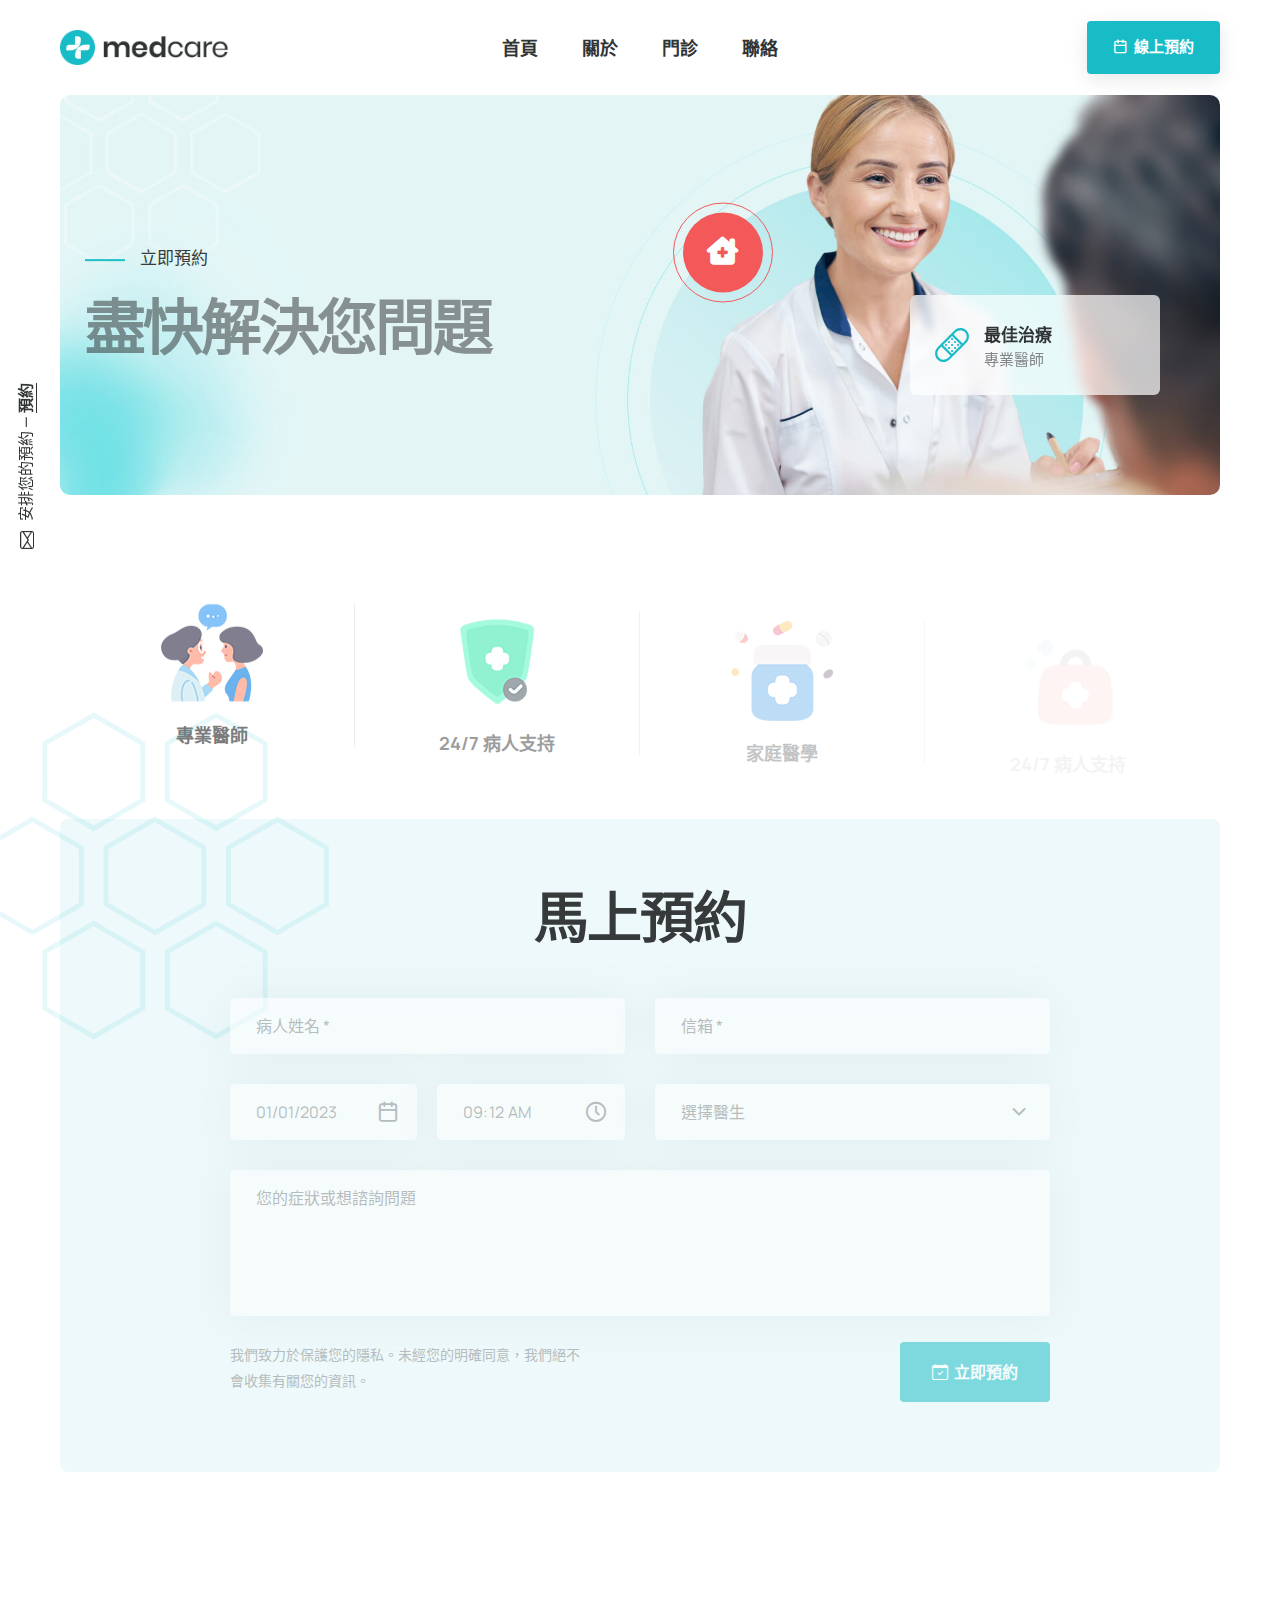
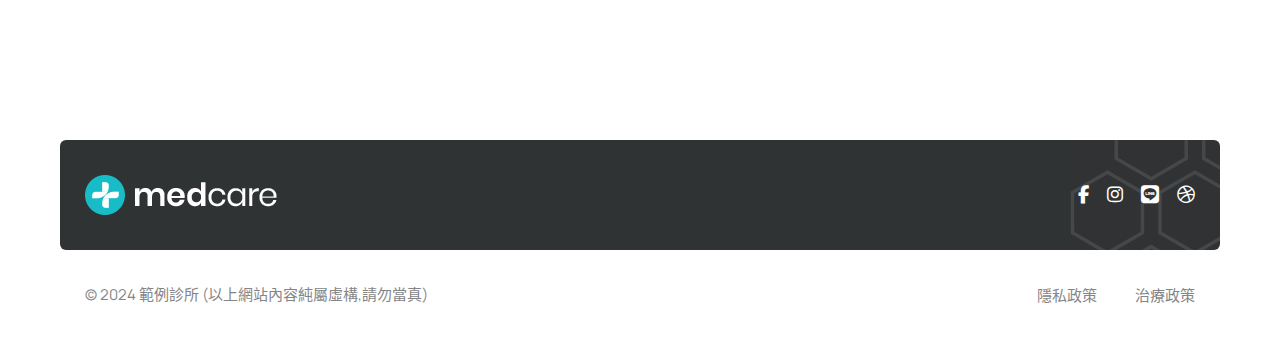
<file: medical/medical1-appointment.html>
﻿<!doctype html>
<html class="no-js" lang="zh-TW">
    <head>
        <title>Demo 診所</title>
        <meta charset="utf-8">
        <meta http-equiv="X-UA-Compatible" content="IE=edge" />
        <meta name="author" content="Demo">
        <meta name="viewport" content="width=device-width,initial-scale=1.0" />
        <meta name="description" content="醫學,醫生,醫美">
        <!-- favicon icon -->
        <!--<link rel="shortcut icon" href="images/favicon.png">
        <link rel="apple-touch-icon" href="images/apple-touch-icon-57x57.png">
        <link rel="apple-touch-icon" sizes="72x72" href="images/apple-touch-icon-72x72.png">
        <link rel="apple-touch-icon" sizes="114x114" href="images/apple-touch-icon-114x114.png">-->
        <!-- google fonts preconnect -->
        <link rel="preconnect" href="https://fonts.googleapis.com" crossorigin>
        <link rel="preconnect" href="https://fonts.gstatic.com" crossorigin>
        <!-- style sheets and font icons  -->
        <link rel="stylesheet" href="css/vendors.min.css"/>
        <link rel="stylesheet" href="css/icon.min.css"/>
        <link rel="stylesheet" href="css/style.css"/>
        <link rel="stylesheet" href="css/responsive.css"/>
        <link rel="stylesheet" href="demos/medical/medical.css" />
    </head>
    <body data-mobile-nav-style="classic">
        <div class="box-layout">  
            <!-- start header -->
            <header> 
                <!-- start navigation -->
                <nav class="navbar navbar-expand-lg header-light bg-white disable-fixed">
                    <div class="container-fluid">
                        <div class="col-auto col-lg-2 me-lg-0 me-auto">
                            <a class="navbar-brand" href="medical1-index.html">
                                <img src="images/demo-medical-logo-black.png" data-at2x="images/demo-medical-logo-black@2x.png" alt="" class="default-logo">
                                <img src="images/demo-medical-logo-black.png" data-at2x="images/demo-medical-logo-black@2x.png" alt="" class="alt-logo">
                                <img src="images/demo-medical-logo-black.png" data-at2x="images/demo-medical-logo-black@2x.png" alt="" class="mobile-logo"> 
                            </a>
                        </div>
                        <div class="col-auto col-lg-8 menu-order position-static">
                            <button class="navbar-toggler float-start" type="button" data-bs-toggle="collapse" data-bs-target="#navbarNav" aria-controls="navbarNav" aria-label="Toggle navigation">
                                <span class="navbar-toggler-line"></span>
                                <span class="navbar-toggler-line"></span>
                                <span class="navbar-toggler-line"></span>
                                <span class="navbar-toggler-line"></span>
                            </button>
                            <div class="collapse navbar-collapse justify-content-center" id="navbarNav"> 
                                <ul class="navbar-nav"> 
                                    <li class="nav-item"><a href="medical1-index.html" class="nav-link">首頁</a></li>
                                    <li class="nav-item"><a href="medical1-about.html" class="nav-link">關於</a></li>
                                    <li class="nav-item"><a href="medical1-timetable.html" class="nav-link">門診</a></li> 
                                    <li class="nav-item"><a href="medical1-contact.html" class="nav-link">聯絡</a></li>
                                </ul>
                            </div>
                        </div>
                        <div class="col-auto col-lg-2 text-end d-none d-sm-flex">
                            <div class="header-icon"> 
                                <div class="header-button">
                                    <a href="medical1-appointment.html" class="btn btn-small btn-switch-text btn-base-color left-icon btn-round-edge btn-box-shadow">
                                        <span>
                                            <span><i class="feather icon-feather-calendar"></i></span>
                                            <span class="btn-double-text" data-text="線上預約">線上預約</span> 
                                        </span>
                                    </a>
                                </div>
                            </div>  
                        </div>
                    </div>
                </nav>
                <!-- end navigation -->
            </header>
            <!-- end header -->
            <!-- start page title -->
            <section class="top-space-margin page-title-big-typography cover-background overflow-hidden position-relative p-0 border-radius-10px lg-no-border-radius" style="background-image: url(images/medical13.jpg)"> 
                <div class="container">
                    <div class="row small-screen">
                        <div class="col-xl-6 col-md-7 position-relative page-title-extra-large align-self-center" data-anime='{ "el": "childs", "translateY": [30, 0], "opacity": [0,1], "duration": 600, "delay": 0, "staggervalue": 300, "easing": "easeOutQuad" }'>
                            <h2 class="fw-500 text-dark-gray mb-15px d-block"><span class="w-40px h-2px bg-base-color d-inline-block align-middle me-15px"></span>立即預約</h2>
                            <h1 class="text-dark-gray fw-800 ls-minus-3px sm-ls-minus-1px d-block mb-0">盡快解決您問題</h1>
                        </div>
                        <div class="col-xl-6 col-md-5 position-relative d-none d-md-block">
                            <div class="w-85px h-85px border-radius-100 d-flex align-items-center justify-content-center position-absolute left-40px lg-left-minus-50px top-100px mt-10 translate-middle-y">
                                <div class="bg-red video-icon-box video-icon-medium feature-box-icon-rounded w-80px h-80px rounded-circle d-flex align-items-center justify-content-center">
                                    <span>
                                        <span class="video-icon">
                                            <i class="fa-solid fa-house-chimney-medical icon-very-medium text-white position-relative top-minus-2px m-0"></i>
                                            <span class="video-icon-sonar">
                                                <span class="video-icon-sonar-bfr border border-1 border-color-red"></span>
                                            </span>
                                        </span> 
                                    </span>
                                </div>
                            </div>
                            <div class="blur-box bg-white-transparent position-absolute border-radius-6px top-50 right-minus-70px xxl-right-50px lg-right-0px w-250px p-25px text-center last-paragraph-no-margin animation-float">
                                <!-- start features box item -->
                                <div class="icon-with-text-style-08">
                                    <div class="feature-box feature-box-left-icon-middle overflow-hidden">
                                        <div class="feature-box-icon me-15px">
                                            <i class="bi bi-bandaid icon-medium text-base-color"></i>
                                        </div>
                                        <div class="feature-box-content last-paragraph-no-margin">
                                            <span class="d-inline-block fs-17 fw-700 text-dark-gray">最佳治療</span>
                                            <p class="lh-20 fs-15">專業醫師</p>
                                        </div>
                                    </div>
                                </div>
                                <!-- end features box item -->
                            </div>
                        </div>
                    </div>
                </div>
            </section>
            <!-- end page title -->
            <!-- start section -->
            <section>
                <div class="container">
                    <div class="row row-cols-1 row-cols-lg-4 row-cols-sm-2 justify-content-center align-items-start" data-anime='{ "el": "childs", "translateY": [50, 0], "opacity": [0,1], "duration": 1200, "delay": 0, "staggervalue": 150, "easing": "easeOutQuad" }'>
                        <!-- start feature box item -->
                        <div class="col md-mb-50px sm-mb-40px text-center border-end xs-border-end-0 border-color-extra-medium-gray">
                            <img src="images/medical13.png" alt="">
                            <span class="fs-18 lh-24 fw-700 text-dark-gray d-block w-50 lg-w-65 mx-auto mt-20px">專業醫師</span>
                        </div>
                        <!-- end feature box item -->
                        <!-- start feature box item -->
                        <div class="col md-mb-50px sm-mb-40px text-center border-end md-border-end-0 border-color-extra-medium-gray">
                            <img src="images/medical14.png" alt="">
                            <span class="fs-18 lh-24 fw-700 text-dark-gray d-block w-50 lg-w-65 mx-auto mt-20px">24/7 病人支持</span>
                        </div>
                        <!-- end feature box item -->
                        <!-- start feature box item -->
                        <div class="col sm-mb-40px text-center border-end xs-border-end-0 border-color-extra-medium-gray">
                            <img src="images/medical15.png" alt="">
                            <span class="fs-18 lh-24 fw-700 text-dark-gray d-block w-50 lg-w-65 mx-auto mt-20px">家庭醫學</span>
                        </div>
                        <!-- end feature box item -->
                        <!-- start feature box item -->
                        <div class="col text-center">
                            <img src="images/medical16.png" alt="">
                            <span class="fs-18 lh-24 fw-700 text-dark-gray d-block w-50 lg-w-65 mx-auto mt-20px">24/7 病人支持</span>
                        </div>
                        <!-- end feature box item -->
                    </div>
                </div>
            </section>
            <!-- end section -->
            <!-- start section -->
            <section class="p-0 position-relative">
                <div class="position-absolute top-minus-70px left-minus-80px lg-left-15px opacity-1 w-350px z-index-1 d-none d-lg-inline-block"><img src="images/demo-medical-pattern.svg" alt="" data-bottom-top="transform: translateY(-50px)" data-top-bottom="transform: translateY(50px)"></div>
                <div class="bg-light-turquoise-blue border-radius-8px lg-no-border-radius p-6 sm-p-50px sm-ps-0 sm-pe-0 overflow-hidden position-relative">
                    <div class="container" data-anime='{ "el": "childs", "opacity": [0,1], "duration": 600, "delay": 0, "staggervalue": 300, "easing": "easeOutQuad" }'>
                        <div class="row mb-3">
                            <div class="col text-center">
                                <h2 class="fw-800 text-dark-gray ls-minus-2px">馬上預約</h2> 
                            </div>
                        </div>
                        <div class="row align-items-center justify-content-center position-relative z-index-1">
                            <div class="col-lg-10">    
                                <!-- start contact form -->
                                <form action="email-templates/contact-form.php" method="post" class="row contact-form-style-02">    
                                    <div class="col-md-6 mb-30px">
                                        <input class="input-name border-radius-4px border-color-white box-shadow-double-large form-control required" type="text" name="name" placeholder="病人姓名 *" />
                                    </div>
                                    <div class="col-md-6 mb-30px">
                                        <input class="border-radius-4px border-color-white box-shadow-double-large form-control required" type="email" name="email" placeholder="信箱 *" />
                                    </div>
                                    <div class="col-md-6 mb-30px">
                                        <div class="date-time row gutter-small">
                                            <div class="date-icon col-xl-6 lg-mb-25px">
                                                <input class="form-control border-radius-4px border-color-white box-shadow-double-large" type="date" name="date" value="2023-01-01" min="2023-01-01" max="2099-12-31" aria-label="date" /> 
                                            </div>
                                            <div class="time-icon col-xl-6"> 
                                                <input class="form-control border-radius-4px border-color-white box-shadow-double-large" type="time" name="time" value="09:12" min="09:00" max="12:00" aria-label="time" /> 
                                            </div>
                                        </div>
                                    </div>
                                    <div class="col-md-6 mb-30px ">
                                        <div class="select">
                                            <select class="form-control border-radius-4px border-color-white box-shadow-double-large" name="select" aria-label="select-doctor">
                                                <option value="">選擇醫生</option>
                                                    <option value="癌症 - 蔡醫師">癌症 - 蔡醫師</option>
                                                    <option value="心臟病學 - 林醫生">心臟病學 - 林醫生</option>
                                                    <option value="兒科 - 徐醫師">兒科 - 徐醫師</option>
                                                    <option value="精神科 - 吳醫師<">精神科 - 吳醫師</option>
                                            </select>
                                        </div>
                                    </div>
                                    <div class="col-md-12 mb-3">
                                        <textarea class="border-radius-4px border-color-white box-shadow-double-large form-control" cols="40" rows="4" name="comment" placeholder="您的症狀或想諮詢問題"></textarea>
                                    </div>
                                    <div class="col-xl-6 col-md-7">
                                        <p class="mb-0 fs-14 lh-26 text-center text-md-start w-90 md-w-100">我們致力於保護您的隱私。未經您的明確同意，我們絕不會收集有關您的資訊。</p>
                                    </div>
                                    <div class="col-xl-6 col-md-5 text-center text-md-end sm-mt-20px">
                                        <input type="hidden" name="redirect" value="">
                                        <button class="btn btn-base-color btn-switch-text btn-medium left-icon btn-round-edge submit" type="submit">
                                            <span>
                                                <span><i class="bi bi-calendar-check"></i></span>
                                                <span class="btn-double-text" data-text="立即預約">立即預約</span> 
                                            </span>
                                        </button>
                                    </div>
                                    <div class="col-12">
                                        <div class="form-results mt-20px d-none"></div>
                                    </div>
                                </form>
                                <!-- end contact form -->
                            </div>
                        </div>
                    </div>
                </div>
            </section>
            <!-- end section -->
            <!-- start section -->
            <section class="half-section">
                <div class="container">
                    <div class="row align-items-center ps-5 pe-5 flex-column flex-lg-row text-center text-lg-start sm-ps-0 sm-pe-0" data-anime='{ "opacity": [0,1], "duration": 600, "delay": 0, "staggervalue": 300, "easing": "easeOutQuad" }'>
                        <div class="col-auto md-mb-10px">
                            <img src="images/medical6.png" alt="" />
                        </div>
                        <div class="col">
                            <span class="text-dark-gray fw-500 fs-18 w-70 xl-w-80 lg-w-100 d-block">如有任何醫療疑問，請隨時聯繫我們客服人員或致電 <a href="tel:12345678910" class="text-decoration-line-bottom fw-700 text-dark-gray">+1 234 567 8910</a></span>
                        </div>
                        <div class="col-auto md-mt-35px">
                            <a href="tel:12345678910" class="btn btn-large btn-switch-text btn-dark-gray btn-round-edge left-icon">
                                <span>
                                    <span><i class="feather icon-feather-phone-call"></i></span>
                                    <span class="btn-double-text" data-text="+1 234 567 8910">+1 234 567 8910</span> 
                                </span>
                            </a>
                        </div>
                    </div>
                </div>
            </section>
            <!-- end section -->
            <!-- start footer -->  
            <footer class="p-0">
                <div class="footer-top bg-dark-gray pt-35px pb-35px border-radius-6px lg-no-border-radius position-relative overflow-hidden">
                    <div class="position-absolute right-minus-100px bottom-minus-80px margin-100px-top opacity-1 w-250px"><img src="images/demo-medical-pattern-white.svg" alt="" class=""></div>
                    <div class="container">
                        <div class="row align-items-center">
                            <!-- start footer column -->
                            <div class="col-xl-3 col-sm-6 order-1 text-center text-sm-start xs-mb-20px">
                                <a href="medical1-index.html" class="footer-logo d-inline-block"><img src="images/demo-medical-logo-white.png" data-at2x="images/demo-medical-logo-white@2x.png" alt=""></a>
                            </div>
                            <!-- end footer column -->
                            <!-- start footer column -->
                            <div class="col-xl-6 order-3 order-xl-2 lg-mt-10px">
                                <!--<ul class="footer-navbar text-center lh-normal">  
                                    <li class="nav-item"><a href="medical1-index.html" class="nav-link">Home</a></li>
                                    <li class="nav-item"><a href="demo-medical-about.html" class="nav-link">About</a></li>
                                    <li class="nav-item"><a href="demo-medical-treatments.html" class="nav-link">Treatments</a></li>
                                    <li class="nav-item"><a href="demo-medical-doctors.html" class="nav-link">Doctors</a></li>
                                    <li class="nav-item"><a href="demo-medical-timetable.html" class="nav-link">Timetable</a></li>
                                    <li class="nav-item"><a href="demo-medical-contact.html" class="nav-link">Contact</a></li>
                                </ul>-->
                            </div>
                            <!-- end footer column -->
                            <!-- start footer column -->
                            <div class="col-xl-3 col-sm-6 position-relative text-center text-sm-end elements-social social-icon-style-08 order-2 order-xl-3">
                                <ul class="small-icon light">
                                    <li><a class="facebook" href="https://www.facebook.com/" target="_blank"><i class="fa-brands fa-facebook-f"></i></a></li>
                                    <li><a class="instagram" href="https://www.instagram.com" target="_blank"><i class="fa-brands fa-instagram"></i></a></li>  
                                    <li><a class="twitter" href="https://line.me" target="_blank"><i class="fa-brands fa-line"></i></a></li> 
                                    <li><a class="dribbble" href="https://google.com/" target="_blank"><i class="fa-brands fa-dribbble"></i></a></li>
                                </ul>
                            </div>
                            <!-- end footer column -->
                        </div>
                    </div>
                </div>
                 <div class="container">
                    <div class="row row-cols-1 row-cols-md-2 align-items-center pt-30px pb-30px">
                        <!-- start copyright -->
                        <div class="col last-paragraph-no-margin fs-15 text-center text-md-start sm-mb-10px">
                            <p>&copy; 2024 範例診所 (以上網站內容純屬虛構,請勿當真) <a href="https://google.com/" target="_blank" class="text-decoration-line-bottom text-dark-gray fw-600"></a></p>
                        </div>
                        <!-- end copyright -->
                        <!-- start footer menu -->
                        <div class="col text-end fs-15 text-center text-md-end">
                            <ul class="footer-navbar lh-normal"> 
                                <li class="me-35px sm-me-20px"><a href="#">隱私政策</a></li>
                                <li><a href="#">治療政策</a></li>
                            </ul>
                        </div>
                        <!-- end footer menu -->
                    </div>
                </div>        
            </footer>
            <!-- end footer -->
            <!-- start sticky column -->
            <div class="sticky-wrap d-none d-xl-inline-block" data-animation-delay="100" data-shadow-animation="true">
                <span class="fs-15 fw-500"><i class="bi bi-envelope icon-small me-10px align-middle"></i>安排您的預約 — <a href="medical1-appointment.html" class="text-decoration-line-bottom fw-700">預約</a></span>
            </div>
            <!-- end sticky column -->
        </div>
        <!-- start scroll progress -->
        <div class="scroll-progress d-none d-xxl-block">
            <a href="#" class="scroll-top" aria-label="scroll">
                <span class="scroll-text">Scroll</span><span class="scroll-line"><span class="scroll-point"></span></span>
            </a>
        </div>
        <!-- end scroll progress -->
        <!-- javascript libraries -->
        <script type="text/javascript" src="js/jquery.js"></script>
        <script type="text/javascript" src="js/vendors.min.js"></script>
        <script type="text/javascript" src="js/main.js"></script>
    </body>
</html>
</file>
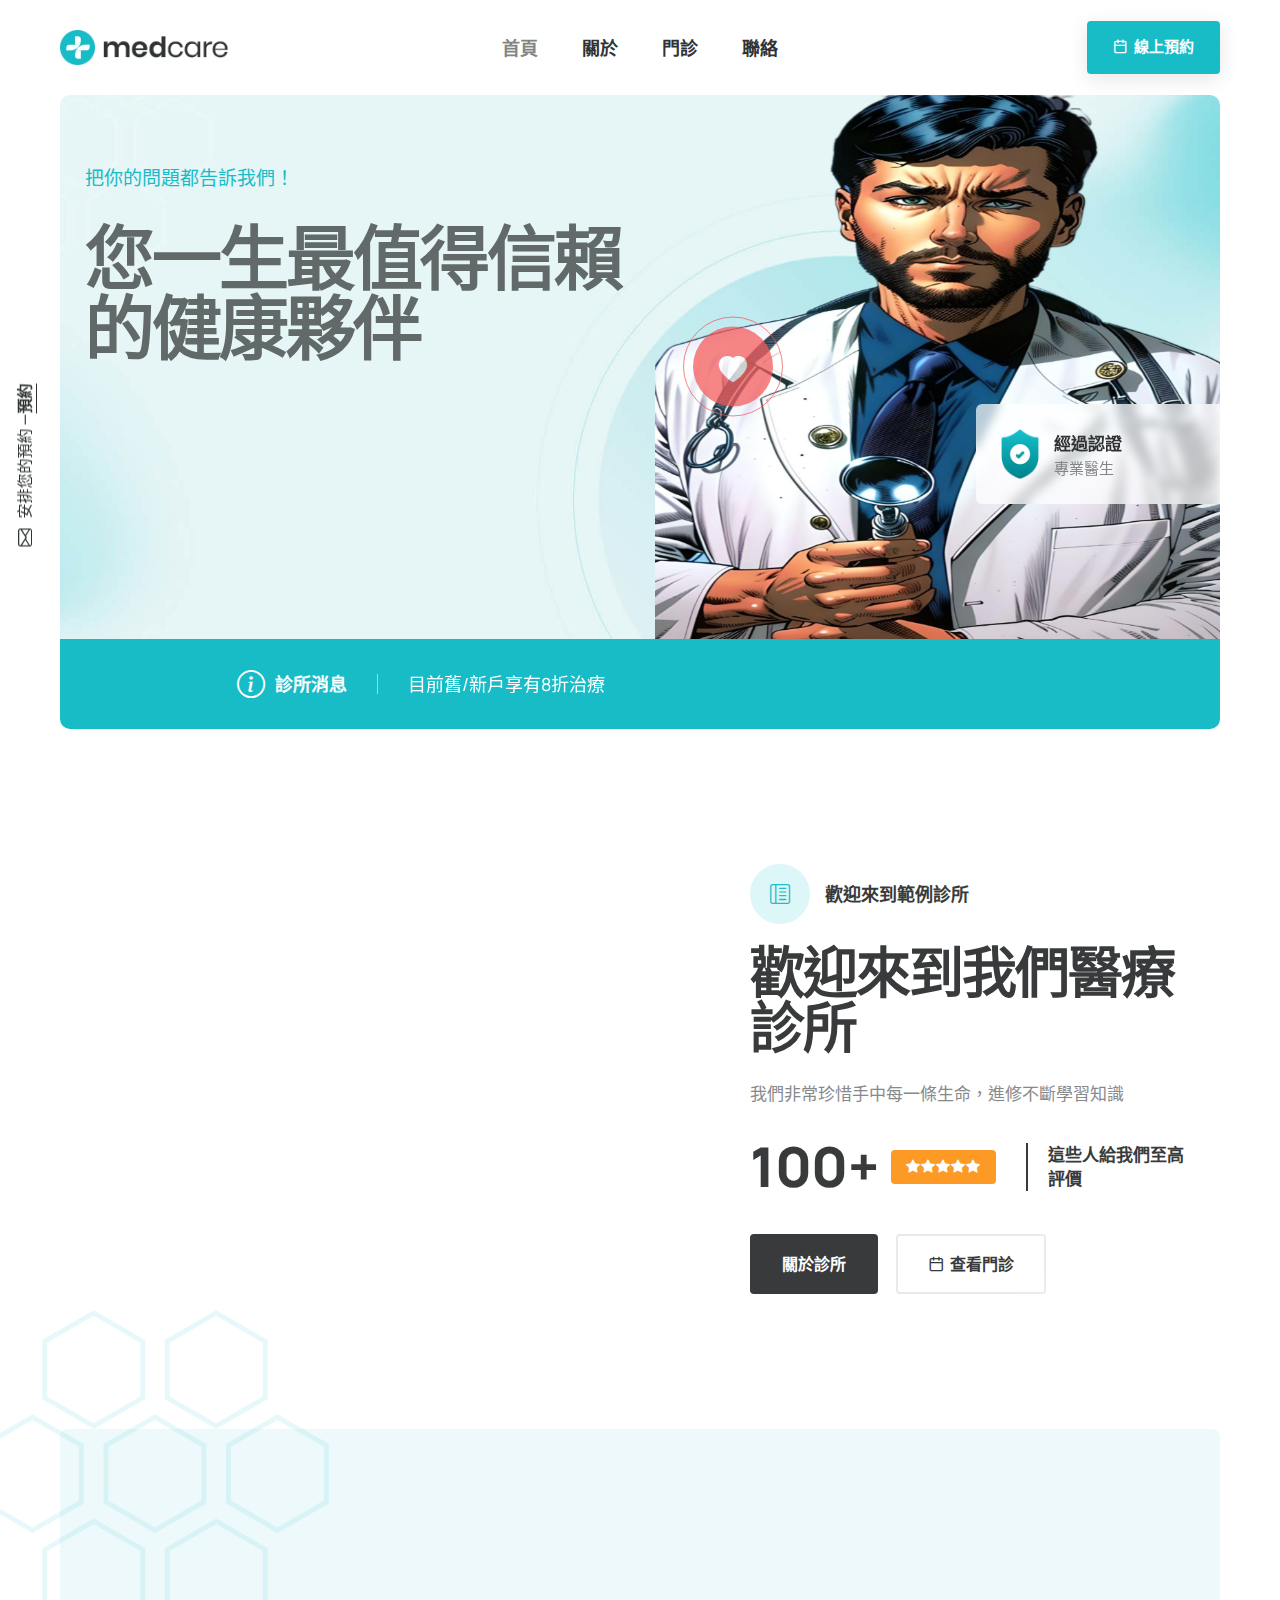
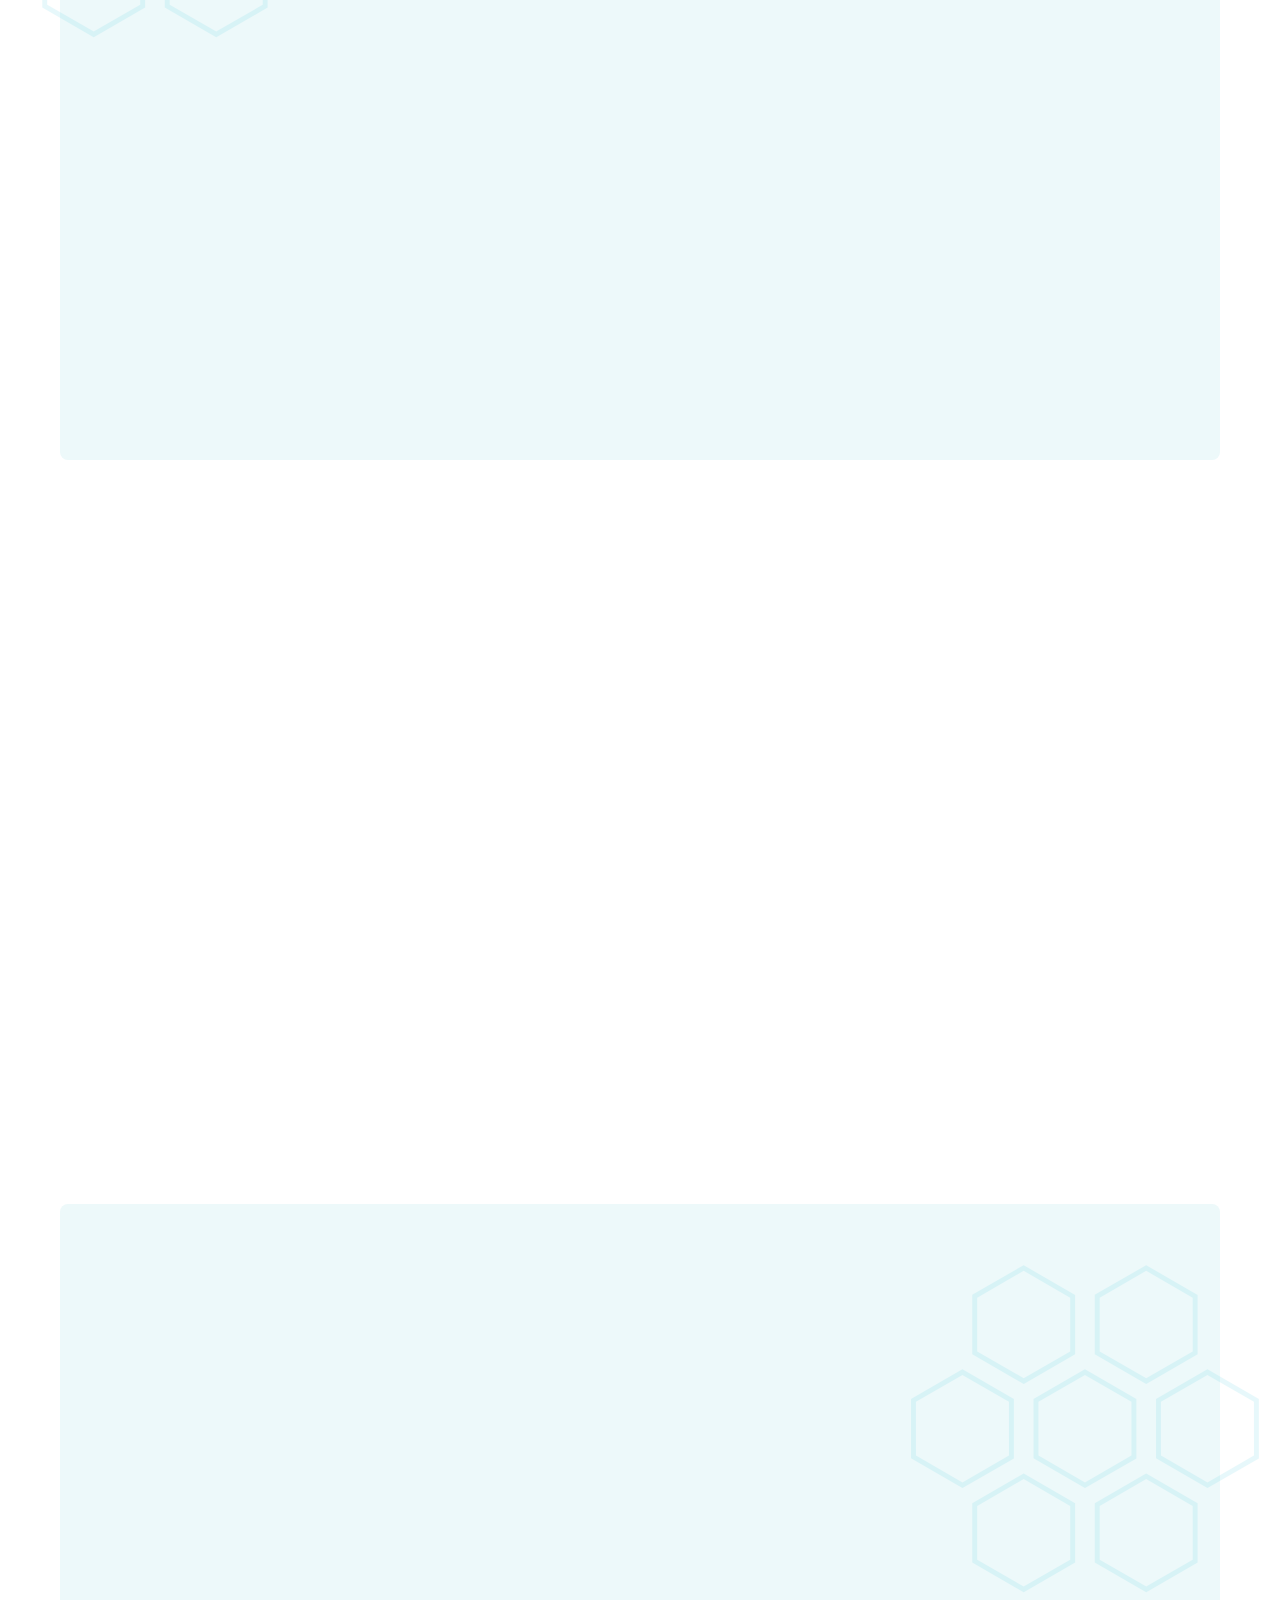
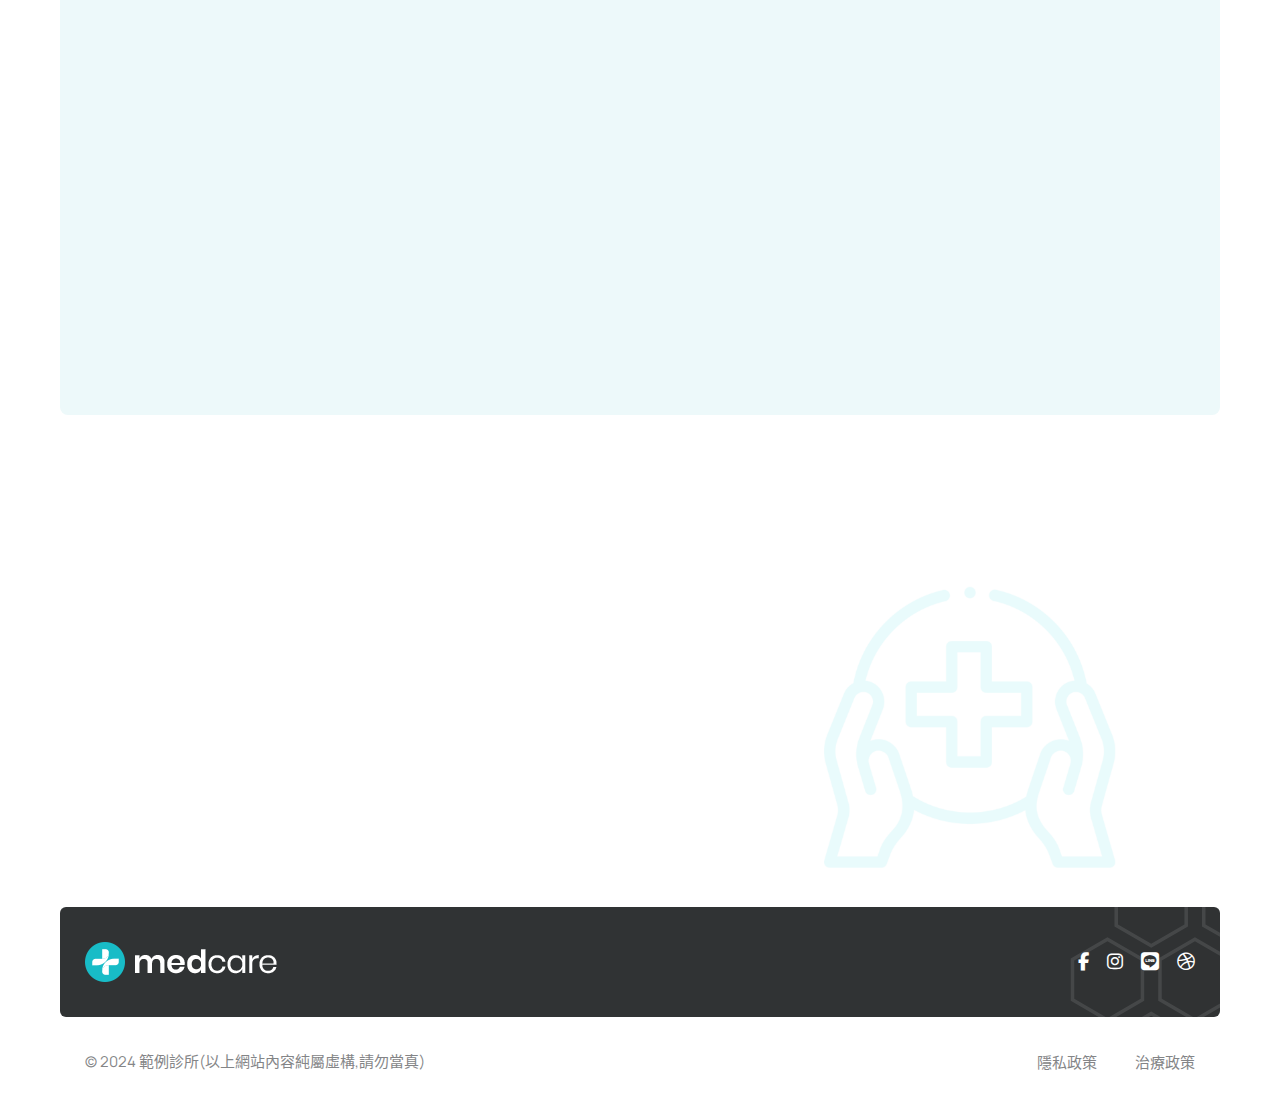
<file: medical/medical1-index.html>
﻿<!doctype html>
<html class="no-js" lang="zh-TW">
    <head>
        <title>Demo 用診所</title>
        <meta charset="utf-8">
        <meta http-equiv="X-UA-Compatible" content="IE=edge" />
        <meta name="author" content="Demo">
        <meta name="viewport" content="width=device-width,initial-scale=1.0" />
        <meta name="description" content="醫學,醫生,醫美">
        <!-- favicon icon -->
        <!--<link rel="shortcut icon" href="">
        <link rel="apple-touch-icon" href="">
        <link rel="apple-touch-icon" sizes="72x72" href="">
        <link rel="apple-touch-icon" sizes="114x114" href="">-->
        <!-- google fonts preconnect -->
        <link rel="preconnect" href="https://fonts.googleapis.com" crossorigin>
        <link rel="preconnect" href="https://fonts.gstatic.com" crossorigin>
        <!-- style sheets and font icons  -->
        <link rel="stylesheet" href="css/vendors.min.css"/>
        <link rel="stylesheet" href="css/icon.min.css"/>
        <link rel="stylesheet" href="css/style.css"/>
        <link rel="stylesheet" href="css/responsive.css"/>
        <link rel="stylesheet" href="demos/medical/medical.css" />
    </head>
    <body data-mobile-nav-style="classic">
        <div class="box-layout">  
            <!-- start header -->
            <header> 
                <!-- start navigation -->
                <nav class="navbar navbar-expand-lg header-light bg-white disable-fixed">
                    <div class="container-fluid">
                        <div class="col-auto col-lg-2 me-lg-0 me-auto">
                            <a class="navbar-brand" href="medical1-index.html">
                                <img src="images/demo-medical-logo-black.png" data-at2x="images/demo-medical-logo-black@2x.png" alt="" class="default-logo">
                                <img src="images/demo-medical-logo-black.png" data-at2x="images/demo-medical-logo-black@2x.png" alt="" class="alt-logo">
                                <img src="images/demo-medical-logo-black.png" data-at2x="images/demo-medical-logo-black@2x.png" alt="" class="mobile-logo"> 
                            </a>
                        </div>
                        <div class="col-auto col-lg-8 menu-order position-static">
                            <button class="navbar-toggler float-start" type="button" data-bs-toggle="collapse" data-bs-target="#navbarNav" aria-controls="navbarNav" aria-label="Toggle navigation">
                                <span class="navbar-toggler-line"></span>
                                <span class="navbar-toggler-line"></span>
                                <span class="navbar-toggler-line"></span>
                                <span class="navbar-toggler-line"></span>
                            </button>
                            <div class="collapse navbar-collapse justify-content-center" id="navbarNav"> 
                                <ul class="navbar-nav"> 
                                    <li class="nav-item"><a href="medical1-index.html" class="nav-link">首頁</a></li>
                                    <li class="nav-item"><a href="medical1-about.html" class="nav-link">關於</a></li>
                                    <li class="nav-item"><a href="medical1-timetable.html" class="nav-link">門診</a></li> 
                                    <li class="nav-item"><a href="medical1-contact.html" class="nav-link">聯絡</a></li>
                                </ul>
                            </div>
                        </div>
                        <div class="col-auto col-lg-2 text-end d-none d-sm-flex">
                            <div class="header-icon"> 
                                <div class="header-button">
                                    <a href="medical1-appointment.html" class="btn btn-small btn-switch-text btn-base-color left-icon btn-round-edge btn-box-shadow">
                                        <span>
                                            <span><i class="feather icon-feather-calendar"></i></span>
                                            <span class="btn-double-text" data-text="線上預約">線上預約</span> 
                                        </span>
                                    </a>
                                </div>
                            </div>  
                        </div>
                    </div>
                </nav>
                <!-- end navigation -->
            </header>
            <!-- end header -->
            <!-- start banner -->
            <section class="top-space-margin overflow-hidden position-relative p-0 border-radius-10px lg-no-border-radius" data-parallax-background-ratio="0.5" style="background-image: url(images/demo-medical-hero-banner-bg.jpg)">
                <div class="container h-100">
                    <div class="row justify-content-md-center">
                        <div class="col-xxl-5 col-xl-6 col-lg-7 pt-13 xl-pt-6 lg-pb-17 md-pb-6 sm-pt-40px text-center text-lg-start" data-anime='{ "el": "childs", "translateY": [50, 0], "opacity": [0,1], "duration": 600, "delay": 0, "staggervalue": 300, "easing": "easeOutQuad" }'>
                            <span class="fs-19 mb-15px d-block text-base-color">把你的問題都告訴我們！</span>
                            <h1 class="text-dark-gray fw-800 xs-fs-65 ls-minus-3px mb-45px d-block">您一生最值得信賴的健康夥伴</h1>
                            <a href="medical1-appointment.html" class="btn btn-medium btn-switch-text btn-dark-gray btn-round-edge me-15px xs-me-5px">
                                <span>
                                    <span class="btn-double-text" data-text="Trusted doctor">找醫生</span> 
                                </span>
                            </a>
                            <a href="medical1-appointment.html" class="btn btn-medium btn-switch-text left-icon btn-transparent-light-gray border-color-transparent-dark-gray btn-round-edge">
                                <span>
                                    <span><i class="feather icon-feather-video"></i></span>
                                    <span class="btn-double-text" data-text="Video call">立即通話</span> 
                                </span>
                            </a>
                        </div>
                        <div class="col-xxl-7 col-xl-6 col-lg-5 col-md-10 position-relative align-self-end lg-pb-8 md-pb-1 sm-pb-10 xs-pb-30">
                            <div class="w-85px h-85px border-radius-100 d-flex align-items-center justify-content-center position-absolute z-index-9 left-50px lg-left-5px sm-left-30px top-100px lg-top-30px mt-30 translate-middle-y" data-anime='{ "opacity": [0,1], "duration": 800, "delay": 200, "staggervalue": 300, "easing": "easeOutQuad" }'>
                                <div class="bg-red video-icon-box video-icon-medium feature-box-icon-rounded w-80px h-80px rounded-circle d-flex align-items-center justify-content-center">
                                    <span>
                                        <span class="video-icon">
                                            <i class="bi bi-heart-fill icon-very-medium text-white position-relative top-3px m-0"></i>
                                            <span class="video-icon-sonar">
                                                <span class="video-icon-sonar-bfr border border-1 border-color-red"></span>
                                            </span>
                                        </span> 
                                    </span>
                                </div>
                            </div>
                            <figure class="outside-box-right-2 position-relative">
                                <img src="images/medical1.png" alt="">
                                <figcaption class="blur-box bg-white-transparent position-absolute border-radius-6px top-50 right-minus-50px xl-right-minus-5px lg-right-minus-10px sm-right-5px w-250px p-25px text-center last-paragraph-no-margin animation-float">
                                    <!-- start features box item -->
                                    <div class="icon-with-text-style-08">
                                        <div class="feature-box feature-box-left-icon-middle overflow-hidden">
                                            <div class="feature-box-icon me-15px">
                                                <img src="images/demo-medical-hero-banner-icon-01.png" class="h-50px" alt="">
                                            </div>
                                            <div class="feature-box-content last-paragraph-no-margin">
                                                <span class="d-inline-block fs-17 fw-700 text-dark-gray">經過認證</span>
                                                <p class="lh-20 fs-15">專業醫生</p>
                                            </div>
                                        </div>
                                    </div>
                                    <!-- end features box item -->
                                </figcaption>
                            </figure>
                        </div>
                    </div>
                </div>
                <div class="bg-base-color position-absolute bottom-0px w-100 pt-30px pb-30px">
                    <div class="container">
                        <div class="row align-items-center justify-content-center">
                            <div class="col-auto md-mb-10px">
                                <div class="d-flex align-items-center text-white">
                                    <i class="bi bi-info-circle icon-very-medium me-10px"></i>
                                    <span class="fw-600 fs-18">診所消息</span>
                                    <span class="h-20px w-1px d-none d-lg-block bg-white opacity-5 ms-30px"></span>
                                </div>
                            </div>
                            <div class="col-xl-7 col-lg-8 text-white text-center text-lg-start">
                                <div class="swiper slider-one-slide" data-slider-options='{ "slidesPerView": 1, "spaceBetween": 20, "loop": true, "pagination": { "el": ".slider-one-slide-pagination", "clickable": true }, "autoplay": { "delay": 2000, "disableOnInteraction": false }, "navigation": { "nextEl": ".swiper-button-next-nav", "prevEl": ".swiper-button-previous-nav" }, "keyboard": { "enabled": true, "onlyInViewport": true }, "effect": "slide" }'>
                                    <div class="swiper-wrapper align-items-center">
                                        <!-- start text slider item -->
                                        <div class="fs-18 swiper-slide">目前舊/新戶享有8折治療</div>
                                        <!-- end text slider item -->
                                        <!-- start text slider item -->
                                        <div class="fs-18 swiper-slide">近期診所搬遷</div>
                                        <!-- end text slider item -->
                                        <!-- start text slider item -->
                                        <div class="fs-18 swiper-slide">治療套餐請立即預約獲取</div>
                                        <!-- end text slider item -->
                                    </div>
                                    <!-- start slider navigation -->
                                    <!-- <div class="swiper-button-previous-nav swiper-button-prev"><i class="bi bi-arrow-left icon-extra-medium text-dark-gray d-flex"></i></div>
                                    <div class="swiper-button-next-nav swiper-button-next"><i class="bi bi-arrow-right icon-extra-medium text-dark-gray d-flex"></i></div> -->
                                    <!-- end slider pagination -->
                                </div>
                            </div>
                        </div>
                    </div>
                </div>
            </section>
            <!-- end banner -->   
            <!-- start section -->
            <section>
                <div class="container">
                    <div class="row align-items-center justify-content-center"> 
                        <div class="col-lg-6 col-md-10 md-mb-15 xs-mb-20 offset-lg-0 offset-md-1 position-relative"> 
                            <div class="w-75" data-animation-delay="200" data-shadow-animation="true" data-bottom-top="transform: translateY(50px)" data-top-bottom="transform: translateY(-50px)">
                                <img src="images/medical2.png" alt="" class="border-radius-6px w-100">
                                <div class="position-absolute left-minus-70px lg-left-minus-15px md-left-minus-50px bottom-130px lg-bottom-90px md-mb-50px d-none d-md-flex flex-column align-items-center justify-content-center w-140px h-140px bg-white border-radius-100 p-10px box-shadow-quadruple-large" data-anime='{"translateY": [-15, 0], "scale": [0.5, 1], "opacity": [0,1], "duration": 800, "delay": 800, "staggervalue": 300, "easing": "easeOutQuad" }'>
                                    <img src="images/demo-medical-home-06.png" class="position-absolute top-50 translate-middle-y" alt="">
                                    <img src="images/demo-medical-home-07.png" class="animation-rotation" alt="">
                                </div>
                            </div>
                            <div class="w-55 overflow-hidden position-absolute right-15px bottom-minus-50px" data-shadow-animation="true" data-animation-delay="100" data-bottom-top="transform: translateY(-20px)" data-top-bottom="transform: translateY(20px)">
                                <img src="images/medical3.png" alt="" class="border-radius-6px box-shadow-quadruple-large w-100" />
                            </div>
                        </div> 
                        <div class="col-xl-5 offset-xl-1 col-lg-6 text-right text-md-start" data-anime='{ "opacity": [0,1], "duration": 600, "delay": 100, "staggervalue": 150, "easing": "easeOutQuad" }'>
                            <span class="fs-18 fw-600 text-dark-gray mb-20px d-flex align-items-center"><span class="text-center w-60px h-60px d-flex justify-content-center align-items-center rounded-circle bg-light-sea-green-transparent-light align-middle me-15px"><i class="bi bi-layout-text-sidebar-reverse text-base-color fs-20"></i></span>歡迎來到範例診所</span>
                            <h2 class="fw-800 text-dark-gray ls-minus-2px">歡迎來到我們醫療診所</h2> 
                            <p class="mb-30px w-95 lg-w-100 xs-mb-25px">我們非常珍惜手中每一條生命，進修不斷學習知識</p> 
                            <div class="row align-items-center text-right text-sm-start">
                                <div class="col-sm-auto xs-mb-10px">
                                    <h2 class="alt-font text-dark-gray mb-0 d-inline-block align-middle me-10px fw-800">100+</h2>
                                    <div class="text-center bg-golden-yellow text-white fs-14 ls-1px border-radius-4px d-inline-block ps-15px pe-15px lh-34 align-middle me-5px"><i class="bi bi-star-fill"></i><i class="bi bi-star-fill"></i><i class="bi bi-star-fill"></i><i class="bi bi-star-fill"></i><i class="bi bi-star-fill"></i></div>
                                </div>
                                <div class="col-sm border-start border-2 border-color-dark-gray ps-25px ms-10px xl-ps-20px xs-border-start-0 xs-ps-15px xs-pe-15px xs-m-0">
                                    <p class="m-0 lh-24 text-dark-gray fw-600">這些人給我們至高評價</p>
                                </div>
                            </div>
                            <div class="d-inline-block mt-40px xs-mt-30px">
                                <a href="demo-medical-about.html" class="btn btn-medium btn-switch-text btn-dark-gray btn-round-edge me-15px xs-me-5px">
                                    <span>
                                        <span class="btn-double-text" data-text="關於診所">關於診所</span> 
                                    </span>
                                </a>
                                <a href="demo-medical-timetable.html" class="btn btn-medium btn-switch-text left-icon btn-transparent-light-gray border-color-transparent-dark-gray btn-round-edge xs-mt-15px">
                                    <span>
                                        <span><i class="feather icon-feather-calendar"></i></span>
                                        <span class="btn-double-text" data-text="查看門診">查看門診</span> 
                                    </span>
                                </a>
                            </div>
                        </div> 
                    </div> 
                </div>
            </section>  
            <!-- end section -->
            <!-- start section -->
            <section class="pt-0 position-relative">
                <div class="position-absolute top-minus-70px lg-top-minus-50px left-minus-80px lg-left-minus-60px lg-w-300px opacity-1 w-350px z-index-1 d-none d-lg-inline-block"><img src="images/demo-medical-pattern.svg" alt="" data-bottom-top="transform: translateY(-50px)" data-top-bottom="transform: translateY(50px)"></div>
                <div class="bg-light-turquoise-blue border-radius-8px lg-no-border-radius pt-6 pb-6 md-pt-50px md-pb-50px overflow-hidden position-relative">
                    <div class="container">
                        <div class="row align-items-center">
                            <div class="col-xl-4 col-lg-5 md-mb-30px" data-anime='{"el": "childs", "translateY": [30, 0], "opacity": [0,1], "duration": 800, "delay": 0, "staggervalue": 150, "easing": "easeOutQuad" }'> 
                                <span class="fs-18 fw-600 text-dark-gray mb-20px d-flex align-items-center"><span class="text-center w-60px h-60px d-flex justify-content-center align-items-center rounded-circle bg-light-sea-green-transparent-light align-middle me-15px"><i class="bi bi bi-shield-check text-base-color fs-22"></i></span>我們的先進服務</span>
                                <h2 class="fw-800 text-dark-gray ls-minus-2px">我們臨床實驗</h2>
                                <p class="mb-30px">這裡可以自行描述(範例用)</p>
                                <a href="demo-medical-treatments.html" class="btn btn-medium btn-switch-text btn-dark-gray btn-round-edge">
                                    <span>
                                        <span class="btn-double-text" data-text="所有治療">所有治療</span> 
                                    </span>
                                </a>
                            </div>
                            <div class="col-xl-8 ps-5 col-lg-7">
                                <div class="outside-box-right-25 sm-outside-box-right-0" data-anime='{ "translateY": [0, 0], "opacity": [0,1], "duration": 1200, "delay": 100, "staggervalue": 150, "easing": "easeOutQuad" }'>
                                    <div class="swiper magic-cursor ps-15px md-ps-0" data-slider-options='{ "slidesPerView": 1, "spaceBetween": 30, "loop": true, "autoplay": { "delay": 4000, "disableOnInteraction": false },  "pagination": { "el": ".slider-four-slide-pagination-1", "clickable": true, "dynamicBullets": false }, "keyboard": { "enabled": true, "onlyInViewport": true }, "breakpoints": { "1200": { "slidesPerView": 3 }, "768": { "slidesPerView": 2 }, "320": { "slidesPerView": 1 } }, "effect": "slide" }'>
                                        <div class="swiper-wrapper pt-30px pb-20px">
                                            <!-- start slider item --> 
                                            <div class="swiper-slide">
                                                <!-- start features box item -->
                                                <div class="icon-with-text-style-02 transition-inner-all">
                                                    <div class="feature-box bg-white text-start hover-box dark-hover border-radius-6px p-15 xl-p-12 box-shadow-medium">
                                                        <div class="feature-box-icon feature-box-icon-rounded w-110px h-110px bg-light-turquoise-blue rounded-circle mb-20px">
                                                            <img src="images/demo-medical-icon-01.svg" class="w-50px" alt="">
                                                        </div>
                                                        <div class="feature-box-content">
                                                            <span class="d-block text-dark-gray fs-19 fw-700 mb-5px">衛生保健</span>
                                                            <p class="text-light-opacity">這裡可自定義描述(範例)</p>
                                                            <a href="demo-medical-treatments.html" class="btn btn-extra-large btn-link text-dark-gray border-bottom-0 left-icon fw-700"><i class="feather icon-feather-plus-circle icon-extra-medium ms-0"></i>了解更多</a>
                                                        </div> 
                                                        <div class="feature-box-overlay bg-base-color border-radius-6px"></div>
                                                    </div> 
                                                </div>
                                                <!-- end features box item -->
                                            </div>
                                            <!-- end slider item -->
                                            <!-- start slider item -->
                                            <div class="swiper-slide">
                                                <!-- start features box item -->
                                                <div class="icon-with-text-style-02 transition-inner-all">
                                                    <div class="feature-box bg-white text-start hover-box dark-hover border-radius-6px p-15 xl-p-12 box-shadow-medium">
                                                        <div class="feature-box-icon feature-box-icon-rounded w-110px h-110px bg-light-turquoise-blue rounded-circle mb-20px">
                                                            <img src="images/demo-medical-icon-02.svg" class="w-50px" alt="">
                                                        </div>
                                                        <div class="feature-box-content">
                                                            <span class="d-block text-dark-gray fs-19 fw-700 mb-5px">心臟病學</span>
                                                            <p class="text-light-opacity">這裡可自定義描述(範例)</p>
                                                            <a href="demo-medical-treatments.html" class="btn btn-extra-large btn-link text-dark-gray border-bottom-0 left-icon fw-700"><i class="feather icon-feather-plus-circle icon-extra-medium ms-0"></i>了解更多</a>
                                                        </div> 
                                                        <div class="feature-box-overlay bg-base-color border-radius-6px"></div>
                                                    </div>  
                                                </div>
                                                <!-- end features box item -->
                                            </div>
                                            <!-- end slider item -->
                                            <!-- start slider item -->
                                            <div class="swiper-slide">
                                                <!-- start features box item -->
                                                <div class="icon-with-text-style-02 transition-inner-all">
                                                    <div class="feature-box bg-white text-start hover-box dark-hover border-radius-6px p-15 xl-p-12 box-shadow-medium">
                                                        <div class="feature-box-icon feature-box-icon-rounded w-110px h-110px bg-light-turquoise-blue rounded-circle mb-20px">
                                                            <img src="images/demo-medical-icon-03.svg" class="w-50px" alt="">
                                                        </div>
                                                        <div class="feature-box-content">
                                                            <span class="d-block text-dark-gray fs-19 fw-700 mb-5px">一般外科</span>
                                                            <p class="text-light-opacity">可自定義描述(範例)</p>
                                                            <a href="demo-medical-treatments.html" class="btn btn-extra-large btn-link text-dark-gray border-bottom-0 left-icon fw-700"><i class="feather icon-feather-plus-circle icon-extra-medium ms-0"></i>了解更多</a>
                                                        </div> 
                                                        <div class="feature-box-overlay bg-base-color border-radius-6px"></div>
                                                    </div>  
                                                </div>
                                                <!-- end features box item -->
                                            </div>
                                            <!-- end slider item --> 
                                            <!-- start slider item -->
                                            <div class="swiper-slide">
                                                <!-- start features box item -->
                                                <div class="icon-with-text-style-02 transition-inner-all">
                                                    <div class="feature-box bg-white text-start hover-box dark-hover border-radius-6px p-15 xl-p-12 box-shadow-medium">
                                                        <div class="feature-box-icon feature-box-icon-rounded w-110px h-110px bg-light-turquoise-blue rounded-circle mb-20px">
                                                            <img src="images/demo-medical-icon-04.svg" class="w-50px" alt="">
                                                        </div>
                                                        <div class="feature-box-content">
                                                            <span class="d-block text-dark-gray fs-19 fw-700 mb-5px">驗血/抽血</span>
                                                            <p class="text-light-opacity">可自定義描述(範例)</p>
                                                            <a href="demo-medical-treatments.html" class="btn btn-extra-large btn-link text-dark-gray border-bottom-0 left-icon fw-700"><i class="feather icon-feather-plus-circle icon-extra-medium ms-0"></i>了解更多</a>
                                                        </div> 
                                                        <div class="feature-box-overlay bg-base-color border-radius-6px"></div>
                                                    </div>  
                                                </div>
                                                <!-- end features box item -->
                                            </div> 
                                            <!-- start slider item -->
                                            <!-- start slider item -->
                                            <div class="swiper-slide">
                                                <!-- start features box item -->
                                                <div class="icon-with-text-style-02 transition-inner-all">
                                                    <div class="feature-box bg-white text-start hover-box dark-hover border-radius-6px p-15 xl-p-12 box-shadow-medium">
                                                        <div class="feature-box-icon feature-box-icon-rounded w-110px h-110px bg-light-turquoise-blue rounded-circle mb-20px">
                                                            <img src="images/demo-medical-icon-02.svg" class="w-50px" alt="">
                                                        </div>
                                                        <div class="feature-box-content">
                                                            <span class="d-block text-dark-gray fs-19 fw-700 mb-5px">心臟病學</span>
                                                            <p class="text-light-opacity">可自定義描述(範例)</p>
                                                            <a href="demo-medical-treatments.html" class="btn btn-extra-large btn-link text-dark-gray border-bottom-0 left-icon fw-700"><i class="feather icon-feather-plus-circle icon-extra-medium ms-0"></i>了解更多</a>
                                                        </div> 
                                                        <div class="feature-box-overlay bg-base-color border-radius-6px"></div>
                                                    </div>  
                                                </div>
                                                <!-- end features box item -->
                                            </div> 
                                            <!-- start slider item -->
                                            <div class="swiper-slide">
                                                <!-- start features box item -->
                                                <div class="icon-with-text-style-02 transition-inner-all">
                                                    <div class="feature-box bg-white text-start hover-box dark-hover border-radius-6px p-15 xl-p-12 box-shadow-medium">
                                                        <div class="feature-box-icon feature-box-icon-rounded w-110px h-110px bg-light-turquoise-blue rounded-circle mb-20px">
                                                            <img src="images/demo-medical-icon-03.svg" class="w-50px" alt="">
                                                        </div>
                                                        <div class="feature-box-content">
                                                            <span class="d-block text-dark-gray fs-19 fw-700 mb-5px">一般外科</span>
                                                            <p class="text-light-opacity">可自定義描述(範例)</p>
                                                            <a href="demo-medical-treatments.html" class="btn btn-extra-large btn-link text-dark-gray border-bottom-0 left-icon fw-700"><i class="feather icon-feather-plus-circle icon-extra-medium ms-0"></i>了解更多</a>
                                                        </div> 
                                                        <div class="feature-box-overlay bg-base-color border-radius-6px"></div>
                                                    </div>  
                                                </div>
                                                <!-- end features box item -->
                                            </div>
                                            <!-- end slider item --> 
                                        </div>
                                    </div>
                                </div>
                            </div>
                        </div> 
                        <div class="row row-cols-1 row-cols-lg-3 row-cols-sm-2 mt-5 align-items-center justify-content-center" data-anime='{ "el": "childs", "translateY": [30, 0], "opacity": [0,1], "duration": 800, "delay": 0, "staggervalue": 200, "easing": "easeOutQuad" }'>
                            <!-- start content box item -->
                            <div class="col md-mb-40px border-end xs-border-end-0 border-color-transparent-dark-very-light">
                                <div class="d-flex flex-column flex-md-row justify-content-center align-items-center text-center text-md-start">
                                    <div class="flex-shrink-0 me-25px sm-me-0">
                                        <h2 class="mb-0 text-dark-gray fw-800 ls-minus-2px">4.99</h2>
                                    </div>
                                    <div> 
                                        <div class="fs-18 lh-32 last-paragraph-no-margin text-dark-gray">
                                            <i class="bi bi-star-fill text-dark-gray"></i><i class="bi bi-star-fill"></i><i class="bi bi-star-fill"></i><i class="bi bi-star-fill"></i><i class="bi bi-star-fill"></i>
                                        </div>
                                        <span class="fs-18 lh-26 d-block fw-600 text-dark-gray">3,000 評論</span>
                                    </div>
                                </div>
                            </div>
                            <!-- end content box item -->
                            <!-- start content box item -->
                            <div class="col md-mb-40px border-end md-border-end-0 border-color-transparent-dark-very-light">
                                <div class="d-flex flex-column flex-md-row justify-content-center align-items-center text-center text-md-start">
                                    <div class="flex-shrink-0 me-25px sm-me-0">
                                        <h2 class="mb-0 text-dark-gray fw-800 ls-minus-2px">98<sup class="fs-30">%</sup></h2>
                                    </div>
                                    <div> 
                                        <span class="fs-18 text-dark-gray lh-26 d-block fw-600">正向<br/> 回饋</span>
                                    </div>
                                </div>
                            </div>
                            <!-- end content box item -->
                            <!-- start content box item -->
                            <div class="col text-dark-gray fw-600">
                                <div class="d-flex flex-column flex-md-row justify-content-center align-items-center text-center text-md-start">
                                    <div class="flex-shrink-0 me-25px sm-me-0">
                                        <h2 class="mb-0 text-dark-gray fw-800 ls-minus-2px">200<sup class="fs-30">+</sup></h2>
                                    </div>
                                    <div> 
                                        <span class="fs-18 lh-26 d-block fw-600">每日接診<br>患者</span>
                                    </div>
                                </div>
                            </div>
                            <!-- end content box item -->
                        </div>
                    </div>
                </div>
            </section>
            <!-- end section -->
            <!-- start section -->
            <section class="overlap-height py-0">
                <div class="container overlap-gap-section">
                    <div class="row align-items-center justify-content-center"> 
                        <div class="col-lg-6 md-mb-50px position-relative" data-anime='{ "translateY": [0, 0], "opacity": [0,1], "duration": 1200, "delay": 50, "staggervalue": 150, "easing": "easeOutQuad" }'>
                            <div class="atropos" data-atropos data-atropos-perspective="2450">
                                <div class="atropos-scale">
                                    <div class="atropos-rotate">
                                        <div class="atropos-inner">
                                            <img src="images/medical4.jpg" alt="" class="border-radius-6px"/>
                                        </div>
                                    </div> 
                                </div>
                            </div> 
                            <div class="absolute-middle-center text-white-space-nowrap z-index-9">
                                <a href="https://www.youtube.com/" class="btn btn-extra-large btn-white left-icon btn-box-shadow btn-rounded popup-youtube"><i class="fa-brands fa-youtube"></i>優秀團隊（這裡可放影片連結）範例</a>
                            </div>
                        </div>
                        <div class="col-xl-5 offset-xl-1 col-lg-6" data-anime='{ "translateY": [30, 0], "opacity": [0,1], "duration": 1200, "delay": 150, "staggervalue": 150, "easing": "easeOutQuad" }'>
                            <span class="fs-18 fw-600 text-dark-gray mb-20px d-flex align-items-center"><span class="text-center w-60px h-60px d-flex justify-content-center align-items-center rounded-circle bg-light-sea-green-transparent-light align-middle me-15px"><i class="bi bi-layout-text-sidebar-reverse text-base-color fs-20"></i></span>信代醫療進步</span> 
                            <h2 class="fw-800 text-dark-gray ls-minus-2px">我們幫助您早日康復！</h2> 
                            <p class="mb-35px md-mb-30px w-90 lg-w-100">我們透過不斷進修以及努力就是為了珍惜並拯救我們手上的每一條生命，對病人有所交代</p> 
                            <a href="tel:12345678910" class="btn btn-large btn-switch-text btn-dark-gray btn-round-edge left-icon">
                                <span>
                                    <span><i class="feather icon-feather-phone-call"></i></span>
                                    <span class="btn-double-text" data-text="+1 234 567 8910">+1 234 567 8910</span> 
                                </span>
                            </a>
                        </div>  
                    </div>
                    <div class="row justify-content-center pt-6 pb-6 md-pt-8 md-pb-8" data-anime='{ "translateY": [0, 0], "opacity": [0,1], "duration": 1200, "delay": 150, "staggervalue": 150, "easing": "easeOutQuad" }'>
                        <div class="col-auto icon-with-text-style-08">
                            <div class="feature-box feature-box-left-icon-middle">
                                <div class="feature-box-icon me-10px">
                                    <i class="bi bi-emoji-smile icon-very-medium text-base-color"></i>
                                </div>
                                <div class="feature-box-content text-dark-gray fs-20 fw-600 ls-minus-05px">我們始終以笑容接待每位病人</div>
                            </div>
                        </div>
                    </div>
                </div>
            </section>
            <!-- end section --> 
            <!-- start section --> 
            <section class="bg-light-turquoise-blue border-radius-8px lg-no-border-radius pt-6 pb-6 position-relative z-index-0"> 
                <div class="container overlap-section mb-5 sm-mb-50px">
                    <div class="bg-base-color border-radius-6px pt-4 pb-4 ps-6 pe-6 xl-p-4 sm-p-30px" data-anime='{ "opacity": [0,1], "duration": 600, "delay": 100, "staggervalue": 300, "easing": "easeOutQuad" }'>  
                        <div class="row justify-content-center align-items-center">
                            <div class="col-xl-3 lg-mb-25px text-center text-xl-start">
                                <h6 class="text-white fw-700 mb-0 w-80 xl-w-100">找到最適合您的 <span class="highlight-separator" data-shadow-animation="true" data-animation-delay="500">醫生 <span><img src="images/highlight-separator.svg" alt=""></span></span></h6>
                            </div>
                            <div class="col-xl-9">
                                <div class="row row-cols-auto row-cols-lg-3 row-cols-md-2 justify-content-center align-items-center">
                                    <!-- start process step item -->
                                    <div class="col process-step-style-07 position-relative md-mb-30px">
                                        <div class="process-step-item d-flex align-items-center">
                                            <div class="process-step-icon-wrap position-relative">
                                                <div class="process-step-icon d-flex justify-content-center align-items-center mx-auto rounded-circle h-70px w-70px border border-1 border-color-transparent-white-very-light box-shadow-bottom">
                                                    <span class="number position-relative z-index-1 text-white fw-500">01</span>
                                                </div>  
                                            </div>
                                            <div class="process-content ps-20px last-paragraph-no-margin">
                                                <span class="d-block fw-600 text-white fs-18">搜尋醫生</span>
                                                <p class="text-white opacity-7">讓我們開始療程吧</p>
                                            </div>
                                        </div> 
                                    </div>
                                    <!-- end process step item --> 
                                    <!-- start process step item -->
                                    <div class="col process-step-style-07 position-relative md-mb-30px">
                                        <div class="process-step-item d-flex align-items-center">
                                            <div class="process-step-icon-wrap position-relative">
                                                <div class="process-step-icon d-flex justify-content-center align-items-center mx-auto rounded-circle h-70px w-70px border border-1 border-color-transparent-white-very-light box-shadow-bottom">
                                                    <span class="number position-relative z-index-1 text-white fw-500">02</span>
                                                </div>  
                                            </div>
                                            <div class="process-content ps-20px last-paragraph-no-margin">
                                                <span class="d-block fw-600 text-white fs-18">預約時間</span>
                                                <p class="text-white opacity-7">彈性適合</p>
                                            </div>
                                        </div> 
                                    </div>
                                    <!-- end process step item --> 
                                    <!-- start process step item -->
                                    <div class="col process-step-style-07 position-relative">
                                        <div class="process-step-item d-flex align-items-center">
                                            <div class="process-step-icon-wrap position-relative">
                                                <div class="process-step-icon d-flex justify-content-center align-items-center mx-auto rounded-circle h-70px w-70px border border-1 border-color-transparent-white-very-light box-shadow-bottom">
                                                    <span class="number position-relative z-index-1 text-white fw-500">03</span>
                                                </div>  
                                            </div>
                                            <div class="process-content ps-20px last-paragraph-no-margin">
                                                <span class="d-block fw-600 text-white fs-18">付款</span>
                                                <p class="text-white opacity-7">治療完後</p>
                                            </div>
                                        </div> 
                                    </div>
                                    <!-- end process step item --> 
                                </div>
                            </div>
                        </div>
                    </div>
                </div>
                <div class="container"> 
                    <div class="row mb-3">
                        <div class="col text-center" data-anime='{ "translateY": [30, 0], "opacity": [0,1], "duration": 600, "delay": 0, "staggervalue": 300, "easing": "easeOutQuad" }'>
                            <h2 class="fw-800 text-dark-gray ls-minus-2px">專業醫生</h2> 
                        </div>
                    </div>
                    <div class="row row-cols-1 row-cols-xl-4 row-cols-sm-2 justify-content-center" data-anime='{ "el": "childs", "translateY": [30, 0], "opacity": [0,1], "duration": 600, "delay": 0, "staggervalue": 300, "easing": "easeOutQuad" }'> 
                        <!-- start team member item -->
                        <div class="col team-style-06 lg-mb-30px">
                            <div class="d-flex flex-column p-35px pb-20px lg-p-30px text-center border-radius-6px bg-white box-shadow-quadruple-large position-relative">
                                <div class="position-relative">
                                    <a href="#" class="d-inline-block position-relative"><img class="rounded-circle w-150px h-150px mb-20px" src="images/medical5.png" alt=""><span class="fs-13 fw-600 text-dark-gray alt-font lh-30 position-absolute top-25px right-minus-40px border-radius-30px bg-yellow ps-15px pe-15px"><i class="fa-solid fa-star"></i> 4.9</span></a>
                                </div>
                                <a href="#" class="text-dark-gray fs-18 fw-700 mb-5px">林醫生</a>
                                <p class="w-90 mx-auto lh-28">台灣XX 大學畢業，專攻 <span class="text-dark-gray text-decoration-line-bottom fw-500">心臟病學</span></p>
                                <div class="text-center elements-social social-icon-style-02 border-top border-color-light-medium-gray w-100 pt-15px">
                                    <ul class="small-icon dark">
                                        <li><a class="facebook" href="https://www.facebook.com/" target="_blank"><i class="fa-brands fa-facebook-f"></i></a></li>
                                        <li><a class="instagram" href="https://www.instagram.com" target="_blank"><i class="fa-brands fa-instagram"></i></a></li>
										<li><a class="instagram" href="https://line.me/" target="_blank"><i class="fa-brands fa-line"></i></a></li>
                                    </ul>
                                </div>
                            </div>
                        </div>
                        <!-- end team member item --> 
                        <!-- start team member item -->
                        <div class="col team-style-06 lg-mb-30px">
                            <div class="d-flex flex-column p-35px pb-20px lg-p-30px text-center border-radius-6px bg-white box-shadow-quadruple-large position-relative">
                                <div class="position-relative">
                                    <a href="#" class="d-inline-block position-relative"><img class="rounded-circle w-150px h-150px mb-20px" src="images/medical5.png" alt=""><span class="fs-13 fw-600 text-dark-gray alt-font lh-30 position-absolute top-25px right-minus-40px border-radius-30px bg-yellow ps-15px pe-15px"><i class="fa-solid fa-star"></i> 4.7</span></a>
                                </div>
                                <a href="#" class="text-dark-gray fs-18 fw-700 mb-5px">蔡醫生</a>
                                <p class="w-90 mx-auto lh-28">美國XX 大學碩士畢業，專攻 <span class="text-dark-gray text-decoration-line-bottom fw-500">癌症</span></p>
                                <div class="text-center elements-social social-icon-style-02 border-top border-color-light-medium-gray w-100 pt-15px">
                                    <ul class="small-icon dark">
                                        <li><a class="facebook" href="https://www.facebook.com/" target="_blank"><i class="fa-brands fa-facebook-f"></i></a></li>
                                        <li><a class="instagram" href="https://www.instagram.com" target="_blank"><i class="fa-brands fa-instagram"></i></a></li>
										<li><a class="instagram" href="https://line.me/" target="_blank"><i class="fa-brands fa-line"></i></a></li>
                                    </ul>
                                </div>
                            </div>
                        </div> 
                        <!-- end team member item --> 
                        <!-- start team member item -->
                        <div class="col team-style-06 sm-mb-30px">
                            <div class="d-flex flex-column p-35px pb-20px lg-p-30px text-center border-radius-6px bg-white box-shadow-quadruple-large position-relative">
                                <div class="position-relative">
                                    <a href="#" class="d-inline-block position-relative"><img class="rounded-circle w-150px h-150px mb-20px" src="images/medical5.png" alt=""><span class="fs-13 fw-600 text-dark-gray alt-font lh-30 position-absolute top-25px right-minus-40px border-radius-30px bg-yellow ps-15px pe-15px"><i class="fa-solid fa-star"></i> 5.0</span></a>
                                </div>
                                <a href="#" class="text-dark-gray fs-18 fw-700 mb-5px">徐醫生</a>
                                <p class="w-90 mx-auto lh-28">曾任於台灣XX 聯合醫院主任，專攻 <span class="text-dark-gray text-decoration-line-bottom fw-500">兒科</span></p>
                                <div class="text-center elements-social social-icon-style-02 border-top border-color-light-medium-gray w-100 pt-15px">
                                    <ul class="small-icon dark">
                                        <li><a class="facebook" href="https://www.facebook.com/" target="_blank"><i class="fa-brands fa-facebook-f"></i></a></li>
                                        <li><a class="instagram" href="https://www.instagram.com" target="_blank"><i class="fa-brands fa-instagram"></i></a></li>
                                    </ul>
                                </div>
                            </div>
                        </div>
                        <!-- end team member item --> 
                        <!-- start team member item -->
                        <div class="col team-style-06">
                            <div class="d-flex flex-column p-35px pb-20px lg-p-30px text-center border-radius-6px bg-white box-shadow-quadruple-large position-relative">
                                <div class="position-relative">
                                    <a href="#" class="d-inline-block position-relative"><img class="rounded-circle w-150px h-150px mb-20px" src="images/medical5.png" alt=""><span class="fs-13 fw-600 text-dark-gray alt-font lh-30 position-absolute top-25px right-minus-40px border-radius-30px bg-yellow ps-15px pe-15px"><i class="fa-solid fa-star"></i> 5.0</span></a>
                                </div>
                                <a href="#" class="text-dark-gray fs-18 fw-700 mb-5px">吳醫生</a>
                                <p class="w-90 mx-auto lh-28">曾任於台灣XX 醫院副主任，專攻 <span class="text-dark-gray text-decoration-line-bottom fw-500">精神科</span></p>
                                <div class="text-center elements-social social-icon-style-02 border-top border-color-light-medium-gray w-100 pt-15px">
                                    <ul class="small-icon dark">
                                        <li><a class="facebook" href="https://www.facebook.com/" target="_blank"><i class="fa-brands fa-facebook-f"></i></a></li>
                                        <li><a class="instagram" href="https://www.instagram.com" target="_blank"><i class="fa-brands fa-instagram"></i></a></li>
                                    </ul>
                                </div>
                            </div>
                        </div>
                        <!-- end team member item -->
                    </div> 
                    <div class="row justify-content-center align-items-center mt-5 sm-mt-7" data-anime='{ "translateY": [50, 0], "opacity": [0,1], "duration": 1200, "delay": 0, "staggervalue": 150, "easing": "easeOutQuad" }'>
                        <div class="col-12 text-center last-paragraph-no-margin">
                            <div class="fs-12 lh-30 fw-600 text-white text-uppercase d-inline-block bg-base-color border-radius-30px ps-20px pe-20px me-10px sm-m-5px align-middle">信任</div> 
                            <div class="d-inline-block align-middle text-dark-gray fs-20 fw-600 ls-minus-05px">超過1000+ 人相信我們</div>
                        </div>
                    </div>
                </div>
                <div class="position-absolute top-10px right-minus-80px xl-right-minus-40px lg-right-15px opacity-1 w-350px z-index-minus-1"><img src="images/demo-medical-pattern.svg" alt="" data-bottom-top="transform: translateY(50px)" data-top-bottom="transform: translateY(-50px)"></div>
            </section>
            <!-- end section -->
            <!-- start section --> 
            <section class="position-relative" id="appointment">
                <div class="container">
                    <div class="row justify-content-center" data-anime='{ "translateY": [0, 0], "opacity": [0,1], "duration": 1200, "delay": 50, "staggervalue": 150, "easing": "easeOutQuad" }'>
                        <div class="col-xl-4 col-lg-5 md-mb-50px">
                            <h2 class="fw-800 text-dark-gray ls-minus-2px">請求預約</h2>
                            <p class="w-90 md-w-100 mb-30px">您的預約訊息將發給對應醫師，他將會與您直接聯繫</p>
                            <div class="row g-0 align-items-center">
                                <div class="col-auto">
                                    <img class="me-15px" src="images/medical6.png" alt="" />
                                </div>
                                <div class="col">
                                    <span class="fw-600 text-dark-gray">緊急聯絡<br><a href="tel:12345678910" class="fs-22 ls-minus-05px fw-800">+1 234 567 8910</a></span>
                                </div>
                            </div>
                        </div>
                        <div class="col-xl-8 col-lg-7">
                            <div class="contact-form-style-05">
                                <!-- start contact form -->
                                <form action="email-templates/contact-form.php" method="post">
                                    <div class="row justify-content-center">
                                        <div class="col-md-6 sm-mb-25px">
                                            <input class="mb-25px form-control required" type="text" name="name" placeholder="病人姓名 *" />
                                            <input class="mb-25px form-control required" type="text" name="email" placeholder="信箱 *" />
                                            <div class="date-time row gutter-very-small">
                                                <div class="date-icon col-xl-6 lg-mb-25px">
                                                    <input class="form-control" type="date" name="date" value="2023-01-01" min="2023-01-01" max="2099-12-31" aria-label="date"  /> 
                                                </div>
                                                <div class="time-icon col-xl-6"> 
                                                    <input class="form-control" type="time" name="time" value="09:12" min="09:00" max="12:00" aria-label="time" /> 
                                                </div>
                                            </div>
                                        </div>   
                                        <div class="col-md-6">
                                            <div class="mb-25px select">
                                                <select class="form-control" name="select" aria-label="select-doctor">
                                                    <option value="">選擇醫生</option>
                                                    <option value="癌症 - 蔡醫師">癌症 - 蔡醫師</option>
                                                    <option value="心臟病學 - 林醫生">心臟病學 - 林醫生</option>
                                                    <option value="兒科 - 徐醫師">兒科 - 徐醫師</option>
                                                    <option value="精神科 - 吳醫師">精神科 - 吳醫師</option>
                                                </select>
                                            </div>
                                            <textarea class="form-control" cols="20" rows="4" name="comment" placeholder="您的症狀或想諮詢問題"></textarea>
                                        </div>
                                        <div class="col-md-6 mt-25px sm-mt-20px">
                                            <p class="mb-0 fs-13 lh-24 text-center text-md-start">我們致力於保護您的隱私。未經您的明確同意，我們絕不會收集有關您的資訊。</p>
                                        </div>
                                        <div class="col-md-6 text-center text-md-end mt-25px sm-mt-20px">
                                            <input type="hidden" name="redirect" value="">
                                            <button class="btn btn-medium btn-base-color btn-round-edge left-icon btn-box-shadow submit" type="submit"><i class="bi bi-calendar-check"></i>立即預約</button>
                                        </div>
                                        <div class="col-12">
                                            <div class="form-results mt-20px d-none text-center"></div>
                                        </div>
                                    </div>
                                </form>
                                <!-- end contact form -->
                            </div>
                        </div>
                    </div>
                    <div class="position-absolute bottom-minus-15px right-100px lg-right-0px z-index-minus-1 opacity-1 w-300px lg-w-200px"><img src="images/medical8.png" alt="" data-bottom-top="transform: translateY(-50px)" data-top-bottom="transform: translateY(50px)"></div>
                </div>
            </section>
            <!-- end section -->
            <!-- start footer -->
            <footer class="p-0">
                <div class="footer-top bg-dark-gray pt-35px pb-35px border-radius-6px lg-no-border-radius position-relative overflow-hidden">
                    <div class="position-absolute right-minus-100px bottom-minus-80px margin-100px-top opacity-1 w-250px"><img src="images/demo-medical-pattern-white.svg" alt="" class=""></div>
                    <div class="container">
                        <div class="row align-items-center">
                            <!-- start footer column -->
                            <div class="col-xl-3 col-sm-6 order-1 text-center text-sm-start xs-mb-20px">
                                <a href="medical1-index.html" class="footer-logo d-inline-block"><img src="images/demo-medical-logo-white.png" data-at2x="images/demo-medical-logo-white@2x.png" alt=""></a>
                            </div>
                            <!-- end footer column -->
                            <!-- start footer column -->
<!-- 這裡可以省略，因為menu 就有ㄖ-->
                            <div class="col-xl-6 order-3 order-xl-2 lg-mt-10px">
                                <!--<ul class="footer-navbar text-center lh-normal">  
                                    <li class="nav-item"><a href="" class="nav-link">Home</a></li>
                                    <li class="nav-item"><a href="" class="nav-link">About</a></li>
                                    <li class="nav-item"><a href="" class="nav-link">Treatments</a></li>
                                    <li class="nav-item"><a href="" class="nav-link">Doctors</a></li>
                                    <li class="nav-item"><a href="" class="nav-link">Timetable</a></li>
                                    <li class="nav-item"><a href="" class="nav-link">Contact</a></li>
                                </ul>-->
                            </div>
                            <!-- end footer column -->
                            <!-- start footer column -->
                            <div class="col-xl-3 col-sm-6 position-relative text-center text-sm-end elements-social social-icon-style-08 order-2 order-xl-3">
                                <ul class="small-icon light">
                                    <li><a class="facebook" href="https://www.facebook.com/" target="_blank"><i class="fa-brands fa-facebook-f"></i></a></li>
                                    <li><a class="instagram" href="https://www.instagram.com" target="_blank"><i class="fa-brands fa-instagram"></i></a></li>  
                                    <li><a class="twitter" href="https://line.me" target="_blank"><i class="fa-brands fa-line"></i></a></li> 
                                    <li><a class="dribbble" href="https://google.com/" target="_blank"><i class="fa-brands fa-dribbble"></i></a></li>
                                </ul>
                            </div>
                            <!-- end footer column -->
                        </div>
                    </div>
                </div>
                <div class="container">
                    <div class="row row-cols-1 row-cols-md-2 align-items-center pt-30px pb-30px">
                        <!-- start copyright -->
                        <div class="col last-paragraph-no-margin fs-15 text-center text-md-start sm-mb-10px">
                            <p>&copy; 2024 範例診所(以上網站內容純屬虛構,請勿當真) <a href="https://google.com/" target="_blank" class="text-decoration-line-bottom text-dark-gray fw-600"></a></p>
                        </div>
                        <!-- end copyright -->
                        <!-- start footer menu -->
                        <div class="col text-end fs-15 text-center text-md-end">
                            <ul class="footer-navbar lh-normal"> 
                                <li class="me-35px sm-me-20px"><a href="#">隱私政策</a></li>
                                <li><a href="#">治療政策</a></li>
                            </ul>
                        </div>
                        <!-- end footer menu -->
                    </div>
                </div>        
            </footer>
            <!-- end footer -->
            <!-- start sticky column -->
            <div class="sticky-wrap d-none d-xl-inline-block" data-animation-delay="100" data-shadow-animation="true">
                <span class="fs-15 fw-500 d-flex align-items-center"><i class="bi bi-envelope icon-small me-10px align-middle"></i>安排您的預約 — <a href="medical1-appointment.html" class="text-decoration-line-bottom fw-700 lh-22">預約</a></span>
            </div>
            <!-- end sticky column -->
        </div>
        <!-- start scroll progress -->
        <div class="scroll-progress d-none d-xxl-block">
            <a href="#" class="scroll-top" aria-label="scroll">
                <span class="scroll-text">Scroll</span><span class="scroll-line"><span class="scroll-point"></span></span>
            </a>
        </div>
        <!-- end scroll progress -->
        <!-- javascript libraries -->
        <script type="text/javascript" src="js/jquery.js"></script>
        <script type="text/javascript" src="js/vendors.min.js"></script>
        <script type="text/javascript" src="js/main.js"></script>
    </body>
</html>
</file>
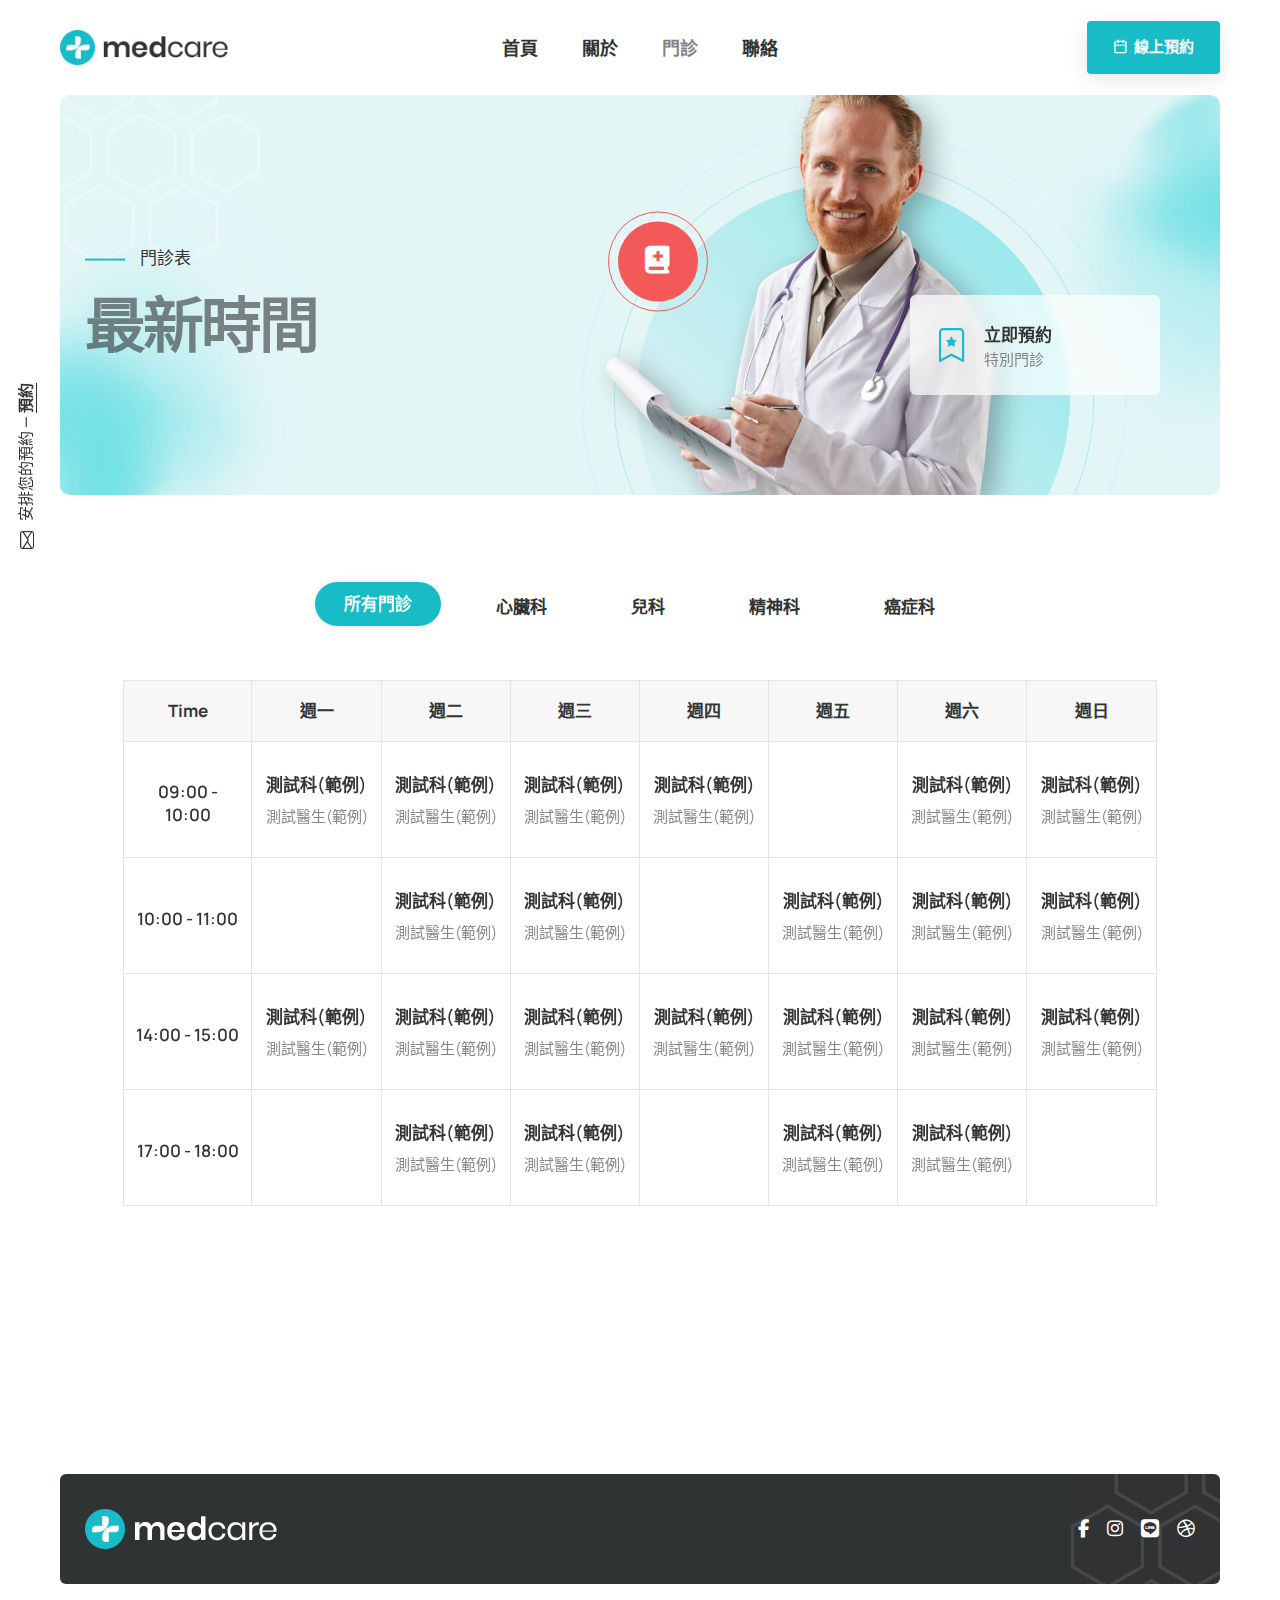
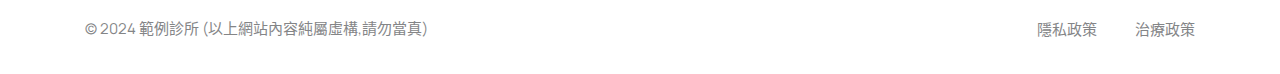
<file: medical/medical1-timetable.html>
﻿<!doctype html>
<html class="no-js" lang="zh-TW">
    <head>
        <title>Demo 診所</title>
        <meta charset="utf-8">
        <meta http-equiv="X-UA-Compatible" content="IE=edge" />
        <meta name="author" content="Demo">
        <meta name="viewport" content="width=device-width,initial-scale=1.0" />
        <meta name="description" content="醫學,醫生,醫美">
        <!-- favicon icon -->
        <!--<link rel="shortcut icon" href="images/favicon.png">
        <link rel="apple-touch-icon" href="images/apple-touch-icon-57x57.png">
        <link rel="apple-touch-icon" sizes="72x72" href="images/apple-touch-icon-72x72.png">
        <link rel="apple-touch-icon" sizes="114x114" href="images/apple-touch-icon-114x114.png">-->
        <!-- google fonts preconnect -->
        <link rel="preconnect" href="https://fonts.googleapis.com" crossorigin>
        <link rel="preconnect" href="https://fonts.gstatic.com" crossorigin>
        <!-- style sheets and font icons  -->
        <link rel="stylesheet" href="css/vendors.min.css"/>
        <link rel="stylesheet" href="css/icon.min.css"/>
        <link rel="stylesheet" href="css/style.css"/>
        <link rel="stylesheet" href="css/responsive.css"/>
        <link rel="stylesheet" href="demos/medical/medical.css" />
    </head>
    <body data-mobile-nav-style="classic">
        <div class="box-layout">  
            <!-- start header -->
            <header> 
                <!-- start navigation -->
                <nav class="navbar navbar-expand-lg header-light bg-white disable-fixed">
                    <div class="container-fluid">
                        <div class="col-auto col-lg-2 me-lg-0 me-auto">
                            <a class="navbar-brand" href="medical1-index.html">
                                <img src="images/demo-medical-logo-black.png" data-at2x="images/demo-medical-logo-black@2x.png" alt="" class="default-logo">
                                <img src="images/demo-medical-logo-black.png" data-at2x="images/demo-medical-logo-black@2x.png" alt="" class="alt-logo">
                                <img src="images/demo-medical-logo-black.png" data-at2x="images/demo-medical-logo-black@2x.png" alt="" class="mobile-logo"> 
                            </a>
                        </div>
                        <div class="col-auto col-lg-8 menu-order position-static">
                            <button class="navbar-toggler float-start" type="button" data-bs-toggle="collapse" data-bs-target="#navbarNav" aria-controls="navbarNav" aria-label="Toggle navigation">
                                <span class="navbar-toggler-line"></span>
                                <span class="navbar-toggler-line"></span>
                                <span class="navbar-toggler-line"></span>
                                <span class="navbar-toggler-line"></span>
                            </button>
                            <div class="collapse navbar-collapse justify-content-center" id="navbarNav"> 
                                <ul class="navbar-nav"> 
                                    <li class="nav-item"><a href="medical1-index.html" class="nav-link">首頁</a></li>
                                    <li class="nav-item"><a href="medical1-about.html" class="nav-link">關於</a></li>
                                    <li class="nav-item"><a href="medical1-timetable.html" class="nav-link">門診</a></li> 
                                    <li class="nav-item"><a href="medical1-contact.html" class="nav-link">聯絡</a></li>
                                </ul>
                            </div>
                        </div>
                        <div class="col-auto col-lg-2 text-end d-none d-sm-flex">
                            <div class="header-icon"> 
                                <div class="header-button">
                                    <a href="medical1-appointment.html" class="btn btn-small btn-switch-text btn-base-color left-icon btn-round-edge btn-box-shadow">
                                        <span>
                                            <span><i class="feather icon-feather-calendar"></i></span>
                                            <span class="btn-double-text" data-text="線上預約">線上預約</span> 
                                        </span>
                                    </a>
                                </div>
                            </div>  
                        </div>
                    </div>
                </nav>
                <!-- end navigation -->
            </header>
            <!-- end header -->
            <!-- start page title -->
            <section class="top-space-margin page-title-big-typography cover-background overflow-hidden position-relative p-0 border-radius-10px lg-no-border-radius" style="background-image: url(images/medical11.jpg)"> 
                <div class="container">
                    <div class="row small-screen">
                        <div class="col-xl-5 col-lg-6 col-md-7 position-relative page-title-extra-large align-self-center" data-anime='{ "el": "childs", "translateY": [30, 0], "opacity": [0,1], "duration": 600, "delay": 0, "staggervalue": 300, "easing": "easeOutQuad" }'>
                            <h2 class="fw-500 text-dark-gray mb-15px d-block"><span class="w-40px h-2px bg-base-color d-inline-block align-middle me-15px"></span>門診表</h2>
                            <h1 class="text-dark-gray fw-800 ls-minus-3px sm-ls-minus-1px d-block mb-0">最新時間</h1>
                        </div>
                        <div class="col-xl-7 col-lg-6 col-md-5 position-relative d-none d-md-block">
                            <div class="w-85px h-85px border-radius-100 d-flex align-items-center justify-content-center position-absolute left-70px lg-left-minus-10px md-left-minus-50px top-100px mt-10 translate-middle-y">
                                <div class="bg-red video-icon-box video-icon-medium feature-box-icon-rounded w-80px h-80px rounded-circle d-flex align-items-center justify-content-center">
                                    <span>
                                        <span class="video-icon">
                                            <i class="fa-solid fa-book-medical icon-very-medium text-white position-relative top-minus-2px m-0"></i>
                                            <span class="video-icon-sonar">
                                                <span class="video-icon-sonar-bfr border border-1 border-color-red"></span>
                                            </span>
                                        </span> 
                                    </span>
                                </div>
                            </div>
                            <div class="blur-box bg-white-transparent position-absolute border-radius-6px top-50 right-minus-70px xxl-right-50px lg-right-0px w-250px p-25px text-center last-paragraph-no-margin animation-float">
                                <!-- start features box item -->
                                <div class="icon-with-text-style-08">
                                    <div class="feature-box feature-box-left-icon-middle overflow-hidden">
                                        <div class="feature-box-icon me-15px">
                                            <i class="bi bi-bookmark-star icon-medium text-base-color"></i>
                                        </div>
                                        <div class="feature-box-content last-paragraph-no-margin">
                                            <span class="d-inline-block fs-17 fw-700 text-dark-gray">立即預約</span>
                                            <p class="lh-20 fs-15">特別門診</p>
                                        </div>
                                    </div>
                                </div>
                                <!-- end features box item -->
                            </div>
                        </div>
                    </div>
                </div>
            </section>
            <!-- end page title -->
            <!-- start section -->
            <section class="pb-0">
                <div class="container-fluid"> 
                    <div class="row justify-content-center">
                        <div class="col-xxl-10 col-xl-11 tab-style-01">
                            <!-- start tab navigation -->
                            <ul class="nav nav-tabs justify-content-center border-0 text-center text-dark-gray fw-600 mb-5">
                                <li class="nav-item"><a class="nav-link active" data-bs-toggle="tab" href="#tab_sec1">所有門診</a></li>
                                <li class="nav-item"><a class="nav-link" data-bs-toggle="tab" href="#tab_sec2">心臟科</a></li>
                                <li class="nav-item"><a class="nav-link" data-bs-toggle="tab" href="#tab_sec3">兒科</a></li>
                                <li class="nav-item"><a class="nav-link" data-bs-toggle="tab" href="#tab_sec4">精神科</a></li>
                                <li class="nav-item"><a class="nav-link" data-bs-toggle="tab" href="#tab_sec5">癌症科</a></li>
                            </ul>
                            <!-- end tab navigation -->
                            <div class="tab-content">
                                <!-- start tab content -->
                                <span class="btn btn-base-color btn-small btn-round-edge bg-base-color text-white d-inline-block d-md-none mb-15px mx-auto sm-w-100"><i class="feather icon-feather-arrow-left align-middle icon-extra-medium m-0 me-5px"></i>拖動滾動查看更多<i class="feather icon-feather-arrow-right align-middle icon-extra-medium m-0 ms-5px"></i></span>
                                <div class="tab-pane fade in active show" id="tab_sec1" data-anime='{ "opacity": [0,1], "duration": 600, "delay": 0, "staggervalue": 300, "easing": "easeOutQuad" }'>
                                    <div class="time-schedule-scroll">
                                        <div class="time-schedule-min-width">
                                            <div class="time-schedule alt-font event-style-02">
                                                <div class="time-table bg-very-light-gray">
                                                    <div class="time-table-box day border border-color-extra-medium-gray">
                                                        <div class="inner-box">
                                                            <span class="text-dark-gray fw-700">Time</span>
                                                        </div>
                                                    </div>
                                                    <div class="time-table-box day border border-color-extra-medium-gray">
                                                        <div class="inner-box">
                                                            <span class="text-dark-gray fw-700">週一</span>
                                                        </div>
                                                    </div>
                                                    <div class="time-table-box day border border-color-extra-medium-gray">
                                                        <div class="inner-box">
                                                            <span class="text-dark-gray fw-700">週二</span>
                                                        </div>
                                                    </div>
                                                    <div class="time-table-box day border border-color-extra-medium-gray">
                                                        <div class="inner-box">
                                                            <span class="text-dark-gray fw-700">週三</span>
                                                        </div>
                                                    </div>
                                                    <div class="time-table-box day border border-color-extra-medium-gray">
                                                        <div class="inner-box">
                                                            <span class="text-dark-gray fw-700">週四</span>
                                                        </div>
                                                    </div>
                                                    <div class="time-table-box day border border-color-extra-medium-gray">
                                                        <div class="inner-box">
                                                            <span class="text-dark-gray fw-700">週五</span>
                                                        </div>
                                                    </div>
                                                    <div class="time-table-box day border border-color-extra-medium-gray">
                                                        <div class="inner-box">
                                                            <span class="text-dark-gray fw-700">週六</span>
                                                        </div>
                                                    </div>
                                                    <div class="time-table-box day border border-color-extra-medium-gray">
                                                        <div class="inner-box">
                                                            <span class="text-dark-gray fw-700">週日</span>
                                                        </div>
                                                    </div>
                                                </div>
                                                <div class="time-table">
                                                    <div class="time-table-box name-box border border-color-extra-medium-gray">
                                                        <div class="inner-box">
                                                            <div class="text-dark-gray fw-600">09:00 - 10:00</div>
                                                        </div>
                                                    </div>
                                                    <div class="time-table-box name-box border border-color-extra-medium-gray">
                                                        <div class="inner-box">
                                                            <span class="fw-600 text-dark-gray">測試科(範例)</span>
                                                            <div class="fs-15">測試醫生(範例)</div>
                                                        </div>
                                                        <div class="hover-detail text-start bg-white">
                                                            <div class="hover-detail-inner">
                                                                <span class="fw-800 d-block fs-17 text-dark-gray">自行描述(範例)</span>
                                                                <span class="d-block fs-15 text-dark-gray fw-500 mb-10px">測試醫生(範例)</span>
                                                                <p class="fs-15 mb-10px">自行描述(範例)</p>
                                                                <a href="medical1-appointment.html" class="text-decoration-line-bottom text-base-color fw-600 fs-16">線上預約</a>
                                                            </div>
                                                        </div>
                                                    </div>
                                                    <div class="time-table-box name-box border border-color-extra-medium-gray">
                                                        <div class="inner-box">
                                                            <span class="fw-600 text-dark-gray">測試科(範例)</span>
                                                            <div class="fs-15">測試醫生(範例)</div>
                                                        </div>
                                                        <div class="hover-detail text-start bg-white">
                                                            <div class="hover-detail-inner">
                                                                <span class="fw-800 d-block fs-17 text-dark-gray">測試科(範例)</span>
                                                                <span class="d-block fs-15 text-dark-gray fw-500 mb-10px">測試醫生(範例)</span>
                                                                <p class="fs-15 mb-10px">自行描述(範例)</p>
                                                                <a href="medical1-appointment.html" class="text-decoration-line-bottom text-base-color fw-600 fs-16">線上預約</a>
                                                            </div>
                                                        </div>
                                                    </div>
                                                    <div class="time-table-box name-box border border-color-extra-medium-gray">
                                                        <div class="inner-box">
                                                            <span class="fw-600 text-dark-gray">測試科(範例)</span>
                                                            <div class="fs-15">測試醫生(範例)</div>
                                                        </div>
                                                        <div class="hover-detail text-start bg-white">
                                                            <div class="hover-detail-inner">
                                                                <span class="fw-800 d-block fs-17 text-dark-gray">測試科(範例)</span>
                                                                <span class="d-block fs-15 text-dark-gray fw-500 mb-10px">測試醫生(範例)</span>
                                                                <p class="fs-15 mb-10px">自行描述(範例)</p>
                                                                <a href="medical1-appointment.html" class="text-decoration-line-bottom text-base-color fw-600 fs-16">線上預約</a>
                                                            </div>
                                                        </div>
                                                    </div>
                                                    <div class="time-table-box name-box border border-color-extra-medium-gray">
                                                        <div class="inner-box">
                                                            <span class="fw-600 text-dark-gray">測試科(範例)</span>
                                                            <div class="fs-15">測試醫生(範例)</div>
                                                        </div>
                                                        <div class="hover-detail text-start bg-white">
                                                            <div class="hover-detail-inner">
                                                                <span class="fw-800 d-block fs-17 text-dark-gray">測試科(範例)</span>
                                                                <span class="d-block fs-15 text-dark-gray fw-500 mb-10px">測試醫生(範例)</span>
                                                                <p class="fs-15 mb-10px">自行描述(範例)</p>
                                                                <a href="medical1-appointment.html" class="text-decoration-line-bottom text-base-color fw-600 fs-16">線上預約</a>
                                                            </div>
                                                        </div>
                                                    </div>
                                                    <div class="time-table-box name-box border border-color-extra-medium-gray"></div>
                                                    <div class="time-table-box name-box border border-color-extra-medium-gray">
                                                        <div class="inner-box">
                                                            <span class="fw-600 text-dark-gray">測試科(範例)</span>
                                                            <div class="fs-15">測試醫生(範例)</div>
                                                        </div>
                                                        <div class="hover-detail text-start bg-white">
                                                            <div class="hover-detail-inner">
                                                                <span class="fw-800 d-block fs-17 text-dark-gray">測試科(範例)</span>
                                                                <span class="d-block fs-15 text-dark-gray fw-500 mb-10px">測試醫生(範例)</span>
                                                                <p class="fs-15 mb-10px">自行描述(範例)</p>
                                                                <a href="medical1-appointment.html" class="text-decoration-line-bottom text-base-color fw-600 fs-16">線上預約</a>
                                                            </div>
                                                        </div>
                                                    </div>
                                                    <div class="time-table-box name-box border border-color-extra-medium-gray">
                                                        <div class="inner-box">
                                                            <span class="fw-600 text-dark-gray">測試科(範例)</span>
                                                            <div class="fs-15">測試醫生(範例)</div>
                                                        </div>
                                                        <div class="hover-detail hover-detail-left text-start bg-white">
                                                            <div class="hover-detail-inner">
                                                                <span class="fw-800 d-block fs-17 text-dark-gray">測試科(範例)</span>
                                                                <span class="d-block fs-15 text-dark-gray fw-500 mb-10px">測試醫生(範例)</span>
                                                                <p class="fs-15 mb-10px">自行描述(範例)</p>
                                                                <a href="medical1-appointment.html" class="text-decoration-line-bottom text-base-color fw-600 fs-16">線上預約</a>
                                                            </div>
                                                        </div>
                                                    </div>
                                                </div>
                                                <div class="time-table">
                                                    <div class="time-table-box name-box border border-color-extra-medium-gray">
                                                        <div class="inner-box">
                                                            <div class="text-dark-gray fw-600">10:00 - 11:00</div>
                                                        </div>
                                                    </div>
                                                    <div class="time-table-box name-box border border-color-extra-medium-gray"></div>
                                                    <div class="time-table-box name-box border border-color-extra-medium-gray">
                                                        <div class="inner-box">
                                                            <span class="fw-600 text-dark-gray">測試科(範例)</span>
                                                            <div class="fs-15">測試醫生(範例)</div>
                                                        </div>
                                                        <div class="hover-detail text-start bg-white">
                                                            <div class="hover-detail-inner">
                                                                <span class="fw-800 d-block fs-17 text-dark-gray">測試科(範例)</span>
                                                                <span class="d-block fs-15 text-dark-gray fw-500 mb-10px">測試醫生(範例)</span>
                                                                <p class="fs-15 mb-10px">自行描述(範例)</p>
                                                                <a href="medical1-appointment.html" class="text-decoration-line-bottom text-base-color fw-600 fs-16">線上預約</a>
                                                            </div>
                                                        </div>
                                                    </div>
                                                    <div class="time-table-box name-box border border-color-extra-medium-gray">
                                                        <div class="inner-box">
                                                            <span class="fw-600 text-dark-gray">測試科(範例)</span>
                                                            <div class="fs-15">測試醫生(範例)</div>
                                                        </div>
                                                        <div class="hover-detail text-start bg-white">
                                                            <div class="hover-detail-inner">
                                                                <span class="fw-800 d-block fs-17 text-dark-gray">測試科(範例)</span>
                                                                <span class="d-block fs-15 text-dark-gray fw-500 mb-10px">測試醫生(範例)</span>
                                                                <p class="fs-15 mb-10px">自行描述(範例)</p>
                                                                <a href="medical1-appointment.html" class="text-decoration-line-bottom text-base-color fw-600 fs-16">線上預約</a>
                                                            </div>
                                                        </div>
                                                    </div>
                                                    <div class="time-table-box name-box border border-color-extra-medium-gray"></div>
                                                    <div class="time-table-box name-box border border-color-extra-medium-gray">
                                                        <div class="inner-box">
                                                            <span class="fw-600 text-dark-gray">測試科(範例)</span>
                                                            <div class="fs-15">測試醫生(範例)</div>
                                                        </div>
                                                        <div class="hover-detail text-start bg-white">
                                                            <div class="hover-detail-inner">
                                                                <span class="fw-800 d-block fs-17 text-dark-gray">測試科(範例)</span>
                                                                <span class="d-block fs-15 text-dark-gray fw-500 mb-10px">測試醫生(範例)</span>
                                                                <p class="fs-15 mb-10px">自行描述(範例)</p>
                                                                <a href="medical1-appointment.html" class="text-decoration-line-bottom text-base-color fw-600 fs-16">線上預約</a>
                                                            </div>
                                                        </div>
                                                    </div>
                                                    <div class="time-table-box name-box border border-color-extra-medium-gray">
                                                        <div class="inner-box">
                                                            <span class="fw-600 text-dark-gray">測試科(範例)</span>
                                                            <div class="fs-15">測試醫生(範例)</div>
                                                        </div>
                                                        <div class="hover-detail text-start bg-white">
                                                            <div class="hover-detail-inner">
                                                                <span class="fw-800 d-block fs-17 text-dark-gray">測試科(範例)</span>
                                                                <span class="d-block fs-15 text-dark-gray fw-500 mb-10px">測試醫生(範例)</span>
                                                                <p class="fs-15 mb-10px">自行描述(範例)</p>
                                                                <a href="medical1-appointment.html" class="text-decoration-line-bottom text-base-color fw-600 fs-16">線上預約</a>
                                                            </div>
                                                        </div>
                                                    </div>
                                                    <div class="time-table-box name-box border border-color-extra-medium-gray">
                                                        <div class="inner-box">
                                                            <span class="fw-600 text-dark-gray">測試科(範例)</span>
                                                            <div class="fs-15">測試醫生(範例)</div>
                                                        </div>
                                                        <div class="hover-detail hover-detail-left text-start bg-white">
                                                            <div class="hover-detail-inner">
                                                                <span class="fw-800 d-block fs-17 text-dark-gray">測試科(範例)</span>
                                                                <span class="d-block fs-15 text-dark-gray fw-500 mb-10px">測試醫生(範例)</span>
                                                                <p class="fs-15 mb-10px">自行描述(範例)</p>
                                                                <a href="medical1-appointment.html" class="text-decoration-line-bottom text-base-color fw-600 fs-16">線上預約</a>
                                                            </div>
                                                        </div>
                                                    </div>
                                                </div>
                                                <div class="time-table">
                                                    <div class="time-table-box name-box border border-color-extra-medium-gray">
                                                        <div class="inner-box">
                                                            <div class="text-dark-gray fw-600">14:00 - 15:00</div>
                                                        </div>
                                                    </div>
                                                    <div class="time-table-box name-box border border-color-extra-medium-gray">
                                                        <div class="inner-box">
                                                            <span class="fw-600 text-dark-gray">測試科(範例)</span>
                                                            <div class="fs-15">測試醫生(範例)</div>
                                                        </div>
                                                        <div class="hover-detail hover-detail-top text-start bg-white">
                                                            <div class="hover-detail-inner">
                                                                <span class="fw-800 d-block fs-17 text-dark-gray">測試科(範例)</span>
                                                                <span class="d-block fs-15 text-dark-gray fw-500 mb-10px">測試醫生(範例)</span>
                                                                <p class="fs-15 mb-10px">自行描述(範例)</p>
                                                                <a href="medical1-appointment.html" class="text-decoration-line-bottom text-base-color fw-600 fs-16">線上預約</a>
                                                            </div>
                                                        </div>
                                                    </div>
                                                    <div class="time-table-box name-box border border-color-extra-medium-gray">
                                                        <div class="inner-box">
                                                            <span class="fw-600 text-dark-gray">測試科(範例)</span>
                                                            <div class="fs-15">測試醫生(範例)</div>
                                                        </div>
                                                        <div class="hover-detail hover-detail-top text-start bg-white">
                                                            <div class="hover-detail-inner">
                                                                <span class="fw-800 d-block fs-17 text-dark-gray">測試科(範例)</span>
                                                                <span class="d-block fs-15 text-dark-gray fw-500 mb-10px">測試醫生(範例)</span>
                                                                <p class="fs-15 mb-10px">自行描述(範例)</p>
                                                                <a href="medical1-appointment.html" class="text-decoration-line-bottom text-base-color fw-600 fs-16">線上預約</a>
                                                            </div>
                                                        </div>
                                                    </div>
                                                    <div class="time-table-box name-box border border-color-extra-medium-gray">
                                                        <div class="inner-box">
                                                            <span class="fw-600 text-dark-gray">測試科(範例)</span>
                                                            <div class="fs-15">測試醫生(範例)</div>
                                                        </div>
                                                        <div class="hover-detail hover-detail-top text-start bg-white">
                                                            <div class="hover-detail-inner">
                                                                <span class="fw-800 d-block fs-17 text-dark-gray">測試科(範例)</span>
                                                                <span class="d-block fs-15 text-dark-gray fw-500 mb-10px">測試醫生(範例)</span>
                                                                <p class="fs-15 mb-10px">自行描述(範例)</p>
                                                                <a href="medical1-appointment.html" class="text-decoration-line-bottom text-base-color fw-600 fs-16">線上預約</a>
                                                            </div>
                                                        </div>
                                                    </div>
                                                    <div class="time-table-box name-box border border-color-extra-medium-gray">
                                                        <div class="inner-box">
                                                            <span class="fw-600 text-dark-gray">測試科(範例)</span>
                                                            <div class="fs-15">測試醫生(範例)</div>
                                                        </div>
                                                        <div class="hover-detail hover-detail-top text-start bg-white">
                                                            <div class="hover-detail-inner">
                                                                <span class="fw-800 d-block fs-17 text-dark-gray">測試科(範例)</span>
                                                                <span class="d-block fs-15 text-dark-gray fw-500 mb-10px">測試醫生(範例)</span>
                                                                <p class="fs-15 mb-10px">自行描述(範例)</p>
                                                                <a href="medical1-appointment.html" class="text-decoration-line-bottom text-base-color fw-600 fs-16">線上預約</a>
                                                            </div>
                                                        </div>
                                                    </div>
                                                    <div class="time-table-box name-box border border-color-extra-medium-gray">
                                                        <div class="inner-box">
                                                            <span class="fw-600 text-dark-gray">測試科(範例)</span>
                                                            <div class="fs-15">測試醫生(範例)</div>
                                                        </div>
                                                        <div class="hover-detail hover-detail-top text-start bg-white">
                                                            <div class="hover-detail-inner">
                                                                <span class="fw-800 d-block fs-17 text-dark-gray">測試科(範例)</span>
                                                                <span class="d-block fs-15 text-dark-gray fw-500 mb-10px">測試醫生(範例)</span>
                                                                <p class="fs-15 mb-10px">自行描述(範例)</p>
                                                                <a href="medical1-appointment.html" class="text-decoration-line-bottom text-base-color fw-600 fs-16">線上預約</a>
                                                            </div>
                                                        </div>
                                                    </div>
                                                    <div class="time-table-box name-box border border-color-extra-medium-gray">
                                                        <div class="inner-box">
                                                            <span class="fw-600 text-dark-gray">測試科(範例)</span>
                                                            <div class="fs-15">測試醫生(範例)</div>
                                                        </div>
                                                        <div class="hover-detail hover-detail-top text-start bg-white">
                                                            <div class="hover-detail-inner">
                                                                <span class="fw-800 d-block fs-17 text-dark-gray">測試科(範例)</span>
                                                                <span class="d-block fs-15 text-dark-gray fw-500 mb-10px">測試醫生(範例)</span>
                                                                <p class="fs-15 mb-10px">自行描述(範例)</p>
                                                                <a href="medical1-appointment.html" class="text-decoration-line-bottom text-base-color fw-600 fs-16">線上預約</a>
                                                            </div>
                                                        </div>
                                                    </div>
                                                    <div class="time-table-box name-box border border-color-extra-medium-gray">
                                                        <div class="inner-box">
                                                            <span class="fw-600 text-dark-gray">測試科(範例)</span>
                                                            <div class="fs-15">測試醫生(範例)</div>
                                                        </div>
                                                        <div class="hover-detail hover-detail-top hover-detail-left text-start bg-white">
                                                            <div class="hover-detail-inner">
                                                                <span class="fw-800 d-block fs-17 text-dark-gray">測試科(範例)</span>
                                                                <span class="d-block fs-15 text-dark-gray fw-500 mb-10px">測試醫生(範例)</span>
                                                                <p class="fs-15 mb-10px">自行描述(範例)</p>
                                                                <a href="medical1-appointment.html" class="text-decoration-line-bottom text-base-color fw-600 fs-16">線上預約</a>
                                                            </div>
                                                        </div>
                                                    </div>
                                                </div>
                                                <div class="time-table">
                                                    <div class="time-table-box name-box border border-color-extra-medium-gray">
                                                        <div class="inner-box">
                                                            <div class="text-dark-gray fw-600">17:00 - 18:00</div>
                                                        </div>
                                                    </div>
                                                    <div class="time-table-box name-box border border-color-extra-medium-gray"></div>
                                                    <div class="time-table-box name-box border border-color-extra-medium-gray">
                                                        <div class="inner-box">
                                                            <span class="fw-600 text-dark-gray">測試科(範例)</span>
                                                            <div class="fs-15">測試醫生(範例)</div>
                                                        </div>
                                                        <div class="hover-detail hover-detail-top text-start bg-white">
                                                            <div class="hover-detail-inner">
                                                                <span class="fw-800 d-block fs-17 text-dark-gray">測試科(範例)</span>
                                                                <span class="d-block fs-15 text-dark-gray fw-500 mb-10px">測試醫生(範例)</span>
                                                                <p class="fs-15 mb-10px">自行描述(範例)</p>
                                                                <a href="medical1-appointment.html" class="text-decoration-line-bottom text-base-color fw-600 fs-16">線上預約</a>
                                                            </div>
                                                        </div>
                                                    </div>
                                                    <div class="time-table-box name-box border border-color-extra-medium-gray">
                                                        <div class="inner-box">
                                                            <span class="fw-600 text-dark-gray">測試科(範例)</span>
                                                            <div class="fs-15">測試醫生(範例)</div>
                                                        </div>
                                                        <div class="hover-detail hover-detail-top text-start bg-white">
                                                            <div class="hover-detail-inner">
                                                                <span class="fw-800 d-block fs-17 text-dark-gray">測試科(範例)</span>
                                                                <span class="d-block fs-15 text-dark-gray fw-500 mb-10px">測試醫生(範例)</span>
                                                                <p class="fs-15 mb-10px">自行描述(範例)</p>
                                                                <a href="medical1-appointment.html" class="text-decoration-line-bottom text-base-color fw-600 fs-16">線上預約</a>
                                                            </div>
                                                        </div>
                                                    </div>
                                                    <div class="time-table-box name-box border border-color-extra-medium-gray"></div>
                                                    <div class="time-table-box name-box border border-color-extra-medium-gray">
                                                        <div class="inner-box">
                                                            <span class="fw-600 text-dark-gray">測試科(範例)</span>
                                                            <div class="fs-15">測試醫生(範例)</div>
                                                        </div>
                                                        <div class="hover-detail hover-detail-top text-start bg-white">
                                                            <div class="hover-detail-inner">
                                                                <span class="fw-800 d-block fs-17 text-dark-gray">測試科(範例)</span>
                                                                <span class="d-block fs-15 text-dark-gray fw-500 mb-10px">測試醫生(範例)</span>
                                                                <p class="fs-15 mb-10px">自行描述(範例)</p>
                                                                <a href="medical1-appointment.html" class="text-decoration-line-bottom text-base-color fw-600 fs-16">線上預約</a>
                                                            </div>
                                                        </div>
                                                    </div>
                                                    <div class="time-table-box name-box border border-color-extra-medium-gray">
                                                        <div class="inner-box">
                                                            <span class="fw-600 text-dark-gray">測試科(範例)</span>
                                                            <div class="fs-15">測試醫生(範例)</div>
                                                        </div>
                                                        <div class="hover-detail hover-detail-top text-start bg-white">
                                                            <div class="hover-detail-inner">
                                                                <span class="fw-800 d-block fs-17 text-dark-gray">測試科(範例)</span>
                                                                <span class="d-block fs-15 text-dark-gray fw-500 mb-10px">測試醫生(範例)</span>
                                                                <p class="fs-15 mb-10px">自行描述(範例)</p>
                                                                <a href="medical1-appointment.html" class="text-decoration-line-bottom text-base-color fw-600 fs-16">線上預約</a>
                                                            </div>
                                                        </div>
                                                    </div>
                                                    <div class="time-table-box name-box border border-color-extra-medium-gray"></div>
                                                </div>
                                            </div>
                                        </div>
                                    </div></div>
                                <!-- end tab content -->
                                <!-- start tab content -->
                                <div class="tab-pane fade in" id="tab_sec2">
                                    <div class="time-schedule-scroll">
                                        <div class="time-schedule-min-width">
                                            <div class="time-schedule alt-font event-style-02">
                                                <div class="time-table bg-very-light-gray">
                                                    <div class="time-table-box day border border-color-extra-medium-gray">
                                                        <div class="inner-box">
                                                            <span class="text-dark-gray fw-700">Time</span>
                                                        </div>
                                                    </div>
                                                    <div class="time-table-box day border border-color-extra-medium-gray">
                                                        <div class="inner-box">
                                                            <span class="text-dark-gray fw-700">週一</span>
                                                        </div>
                                                    </div>
                                                    <div class="time-table-box day border border-color-extra-medium-gray">
                                                        <div class="inner-box">
                                                            <span class="text-dark-gray fw-700">週二</span>
                                                        </div>
                                                    </div>
                                                    <div class="time-table-box day border border-color-extra-medium-gray">
                                                        <div class="inner-box">
                                                            <span class="text-dark-gray fw-700">週三</span>
                                                        </div>
                                                    </div>
                                                    <div class="time-table-box day border border-color-extra-medium-gray">
                                                        <div class="inner-box">
                                                            <span class="text-dark-gray fw-700">週四</span>
                                                        </div>
                                                    </div>
                                                    <div class="time-table-box day border border-color-extra-medium-gray">
                                                        <div class="inner-box">
                                                            <span class="text-dark-gray fw-700">週五</span>
                                                        </div>
                                                    </div>
                                                    <div class="time-table-box day border border-color-extra-medium-gray">
                                                        <div class="inner-box">
                                                            <span class="text-dark-gray fw-700">週六</span>
                                                        </div>
                                                    </div>
                                                    <div class="time-table-box day border border-color-extra-medium-gray">
                                                        <div class="inner-box">
                                                            <span class="text-dark-gray fw-700">週日</span>
                                                        </div>
                                                    </div>
                                                </div>
                                                <div class="time-table">
                                                    <div class="time-table-box name-box border border-color-extra-medium-gray">
                                                        <div class="inner-box">
                                                            <div class="text-dark-gray fw-500">09:00 - 10:00</div>
                                                        </div>
                                                    </div>
                                                    <div class="time-table-box name-box border border-color-extra-medium-gray">
                                                        <div class="inner-box">
                                                            <span class="fw-600 text-dark-gray">測試科(範例)</span>
                                                            <div class="fs-15">測試醫生(範例)</div>
                                                        </div>
                                                        <div class="hover-detail text-start bg-white">
                                                            <div class="hover-detail-inner">
                                                                <span class="fw-800 d-block fs-17 text-dark-gray">測試科(範例)</span>
                                                                <span class="d-block fs-15 text-dark-gray fw-500 mb-10px">測試醫生(範例)</span>
                                                                <p class="fs-15 mb-10px">自行描述(範例)</p>
                                                                <a href="medical1-appointment.html" class="text-decoration-line-bottom text-base-color fw-600 fs-16">線上預約</a>
                                                            </div>
                                                        </div>
                                                    </div>
                                                    <div class="time-table-box name-box border border-color-extra-medium-gray"></div>
                                                    <div class="time-table-box name-box border border-color-extra-medium-gray"></div>
                                                    <div class="time-table-box name-box border border-color-extra-medium-gray"></div>
                                                    <div class="time-table-box name-box border border-color-extra-medium-gray"></div>
                                                    <div class="time-table-box name-box border border-color-extra-medium-gray"></div>
                                                    <div class="time-table-box name-box border border-color-extra-medium-gray"></div>
                                                </div>
                                                <div class="time-table">
                                                    <div class="time-table-box name-box border border-color-extra-medium-gray">
                                                        <div class="inner-box">
                                                            <div class="text-dark-gray fw-500">10:00 - 11:00</div>
                                                        </div>
                                                    </div>
                                                    <div class="time-table-box name-box border border-color-extra-medium-gray"></div>
                                                    <div class="time-table-box name-box border border-color-extra-medium-gray">
                                                        <div class="inner-box">
                                                            <span class="fw-600 text-dark-gray">測試科(範例)</span>
                                                            <div class="fs-15">測試醫生(範例)</div>
                                                        </div>
                                                        <div class="hover-detail text-start bg-white">
                                                            <div class="hover-detail-inner">
                                                                <span class="fw-800 d-block fs-17 text-dark-gray">測試科(範例)</span>
                                                                <span class="d-block fs-15 text-dark-gray fw-500 mb-10px">測試醫生(範例)</span>
                                                                <p class="fs-15 mb-10px">自行描述(範例)</p>
                                                                <a href="medical1-appointment.html" class="text-decoration-line-bottom text-base-color fw-600 fs-16">線上預約</a>
                                                            </div>
                                                        </div>
                                                    </div>
                                                    <div class="time-table-box name-box border border-color-extra-medium-gray"></div>
                                                    <div class="time-table-box name-box border border-color-extra-medium-gray"></div>
                                                    <div class="time-table-box name-box border border-color-extra-medium-gray"></div>
                                                    <div class="time-table-box name-box border border-color-extra-medium-gray"></div>
                                                    <div class="time-table-box name-box border border-color-extra-medium-gray"></div>
                                                </div>
                                                <div class="time-table">
                                                    <div class="time-table-box name-box border border-color-extra-medium-gray">
                                                        <div class="inner-box">
                                                            <div class="text-dark-gray fw-500">14:00 - 15:00</div>
                                                        </div>
                                                    </div>
                                                    <div class="time-table-box name-box border border-color-extra-medium-gray"></div>
                                                    <div class="time-table-box name-box border border-color-extra-medium-gray"></div>
                                                    <div class="time-table-box name-box border border-color-extra-medium-gray">
                                                        <div class="inner-box">
                                                            <span class="fw-600 text-dark-gray">測試科(範例)</span>
                                                            <div class="fs-15">測試醫生(範例)</div>
                                                        </div>
                                                        <div class="hover-detail hover-detail-top text-start bg-white">
                                                            <div class="hover-detail-inner">
                                                                <span class="fw-800 d-block fs-17 text-dark-gray">測試科(範例)</span>
                                                                <span class="d-block fs-15 text-dark-gray fw-500 mb-10px">測試醫生(範例)</span>
                                                                <p class="fs-15 mb-10px">自行描述(範例)</p>
                                                                <a href="medical1-appointment.html" class="text-decoration-line-bottom text-base-color fw-600 fs-16">線上預約</a>
                                                            </div>
                                                        </div>
                                                    </div>
                                                    <div class="time-table-box name-box border border-color-extra-medium-gray"></div>
                                                    <div class="time-table-box name-box border border-color-extra-medium-gray"></div>
                                                    <div class="time-table-box name-box border border-color-extra-medium-gray"></div>
                                                    <div class="time-table-box name-box border border-color-extra-medium-gray">
                                                        <div class="inner-box">
                                                            <span class="fw-600 text-dark-gray">測試科(範例)</span>
                                                            <div class="fs-15">測試醫生(範例)</div>
                                                        </div>
                                                        <div class="hover-detail hover-detail-top hover-detail-left text-start bg-white">
                                                            <div class="hover-detail-inner">
                                                                <span class="fw-800 d-block fs-17 text-dark-gray">測試科(範例)</span>
                                                                <span class="d-block fs-15 text-dark-gray fw-500 mb-10px">測試醫生(範例)</span>
                                                                <p class="fs-15 mb-10px">自行描述(範例)</p>
                                                                <a href="medical1-appointment.html" class="text-decoration-line-bottom text-base-color fw-600 fs-16">線上預約</a>
                                                            </div>
                                                        </div>
                                                    </div>
                                                </div>
                                                <div class="time-table">
                                                    <div class="time-table-box name-box border border-color-extra-medium-gray">
                                                        <div class="inner-box">
                                                            <div class="text-dark-gray fw-500">17:00 - 18:00</div>
                                                        </div>
                                                    </div>
                                                    <div class="time-table-box name-box border border-color-extra-medium-gray"></div>
                                                    <div class="time-table-box name-box border border-color-extra-medium-gray"></div>
                                                    <div class="time-table-box name-box border border-color-extra-medium-gray"></div>
                                                    <div class="time-table-box name-box border border-color-extra-medium-gray"></div>
                                                    <div class="time-table-box name-box border border-color-extra-medium-gray"></div>
                                                    <div class="time-table-box name-box border border-color-extra-medium-gray">
                                                        <div class="inner-box">
                                                            <span class="fw-600 text-dark-gray">測試科(範例)</span>
                                                            <div class="fs-15">測試醫生(範例)</div>
                                                        </div>
                                                        <div class="hover-detail hover-detail-top text-start bg-white">
                                                            <div class="hover-detail-inner">
                                                                <span class="fw-800 d-block fs-17 text-dark-gray">測試科(範例)</span>
                                                                <span class="d-block fs-15 text-dark-gray fw-500 mb-10px">測試醫生(範例)</span>
                                                                <p class="fs-15 mb-10px">自行描述(範例)</p>
                                                                <a href="medical1-appointment.html" class="text-decoration-line-bottom text-base-color fw-600 fs-16">線上預約</a>
                                                            </div>
                                                        </div>
                                                    </div>
                                                    <div class="time-table-box name-box border border-color-extra-medium-gray"></div>
                                                </div>
                                            </div>
                                        </div>
                                    </div>
                                </div>
                                <!-- end tab content -->
                                <!-- start tab content -->
                                <div class="tab-pane fade in" id="tab_sec3">
                                    <div class="time-schedule-scroll">
                                        <div class="time-schedule-min-width">
                                            <div class="time-schedule alt-font event-style-02">
                                                <div class="time-table bg-very-light-gray">
                                                    <div class="time-table-box day border border-color-extra-medium-gray">
                                                        <div class="inner-box">
                                                            <span class="text-dark-gray fw-700">Time</span>
                                                        </div>
                                                    </div>
                                                    <div class="time-table-box day border border-color-extra-medium-gray">
                                                        <div class="inner-box">
                                                            <span class="text-dark-gray fw-700">週一</span>
                                                        </div>
                                                    </div>
                                                    <div class="time-table-box day border border-color-extra-medium-gray">
                                                        <div class="inner-box">
                                                            <span class="text-dark-gray fw-700">週二</span>
                                                        </div>
                                                    </div>
                                                    <div class="time-table-box day border border-color-extra-medium-gray">
                                                        <div class="inner-box">
                                                            <span class="text-dark-gray fw-700">週三</span>
                                                        </div>
                                                    </div>
                                                    <div class="time-table-box day border border-color-extra-medium-gray">
                                                        <div class="inner-box">
                                                            <span class="text-dark-gray fw-700">週四</span>
                                                        </div>
                                                    </div>
                                                    <div class="time-table-box day border border-color-extra-medium-gray">
                                                        <div class="inner-box">
                                                            <span class="text-dark-gray fw-700">週五</span>
                                                        </div>
                                                    </div>
                                                    <div class="time-table-box day border border-color-extra-medium-gray">
                                                        <div class="inner-box">
                                                            <span class="text-dark-gray fw-700">週六</span>
                                                        </div>
                                                    </div>
                                                    <div class="time-table-box day border border-color-extra-medium-gray">
                                                        <div class="inner-box">
                                                            <span class="text-dark-gray fw-700">週日</span>
                                                        </div>
                                                    </div>
                                                </div>
                                                <div class="time-table">
                                                    <div class="time-table-box name-box border border-color-extra-medium-gray">
                                                        <div class="inner-box">
                                                            <div class="text-dark-gray fw-500">09:00 - 10:00</div>
                                                        </div>
                                                    </div>
                                                    <div class="time-table-box name-box border border-color-extra-medium-gray"></div>
                                                    <div class="time-table-box name-box border border-color-extra-medium-gray"></div>
                                                    <div class="time-table-box name-box border border-color-extra-medium-gray">
                                                        <div class="inner-box">
                                                            <span class="fw-600 text-dark-gray">測試科(範例)</span>
                                                            <div class="fs-15">測試醫生(範例)</div>
                                                        </div>
                                                        <div class="hover-detail text-start bg-white">
                                                            <div class="hover-detail-inner">
                                                                <span class="fw-800 d-block fs-17 text-dark-gray">測試科(範例)</span>
                                                                <span class="d-block fs-15 text-dark-gray fw-500 mb-10px">測試醫生(範例)</span>
                                                                <p class="fs-15 mb-10px">自行描述(範例)</p>
                                                                <a href="medical1-appointment.html" class="text-decoration-line-bottom text-base-color fw-600 fs-16">線上預約</a>
                                                            </div>
                                                        </div>
                                                    </div>
                                                    <div class="time-table-box name-box border border-color-extra-medium-gray"></div>
                                                    <div class="time-table-box name-box border border-color-extra-medium-gray"></div>
                                                    <div class="time-table-box name-box border border-color-extra-medium-gray"></div>
                                                    <div class="time-table-box name-box border border-color-extra-medium-gray"></div>
                                                </div>
                                                <div class="time-table">
                                                    <div class="time-table-box name-box border border-color-extra-medium-gray">
                                                        <div class="inner-box">
                                                            <div class="text-dark-gray fw-500">10:00 - 11:00</div>
                                                        </div>
                                                    </div>
                                                    <div class="time-table-box name-box border border-color-extra-medium-gray"></div>
                                                    <div class="time-table-box name-box border border-color-extra-medium-gray"></div>
                                                    <div class="time-table-box name-box border border-color-extra-medium-gray"></div>
                                                    <div class="time-table-box name-box border border-color-extra-medium-gray"></div>
                                                    <div class="time-table-box name-box border border-color-extra-medium-gray"></div>
                                                    <div class="time-table-box name-box border border-color-extra-medium-gray">
                                                        <div class="inner-box">
                                                            <span class="fw-600 text-dark-gray">測試科(範例)</span>
                                                            <div class="fs-15">測試醫生(範例)</div>
                                                        </div>
                                                        <div class="hover-detail text-start bg-white">
                                                            <div class="hover-detail-inner">
                                                                <span class="fw-800 d-block fs-17 text-dark-gray">測試科(範例)</span>
                                                                <span class="d-block fs-15 text-dark-gray fw-500 mb-10px">測試醫生(範例)</span>
                                                                <p class="fs-15 mb-10px">自行描述(範例)</p>
                                                                <a href="medical1-appointment.html" class="text-decoration-line-bottom text-base-color fw-600 fs-16">線上預約</a>
                                                            </div>
                                                        </div>
                                                    </div>
                                                    <div class="time-table-box name-box border border-color-extra-medium-gray"></div>
                                                </div>
                                                <div class="time-table">
                                                    <div class="time-table-box name-box border border-color-extra-medium-gray">
                                                        <div class="inner-box">
                                                            <div class="text-dark-gray fw-500">14:00 - 15:00</div>
                                                        </div>
                                                    </div>
                                                    <div class="time-table-box name-box border border-color-extra-medium-gray"></div>
                                                    <div class="time-table-box name-box border border-color-extra-medium-gray">
                                                        <div class="inner-box">
                                                            <span class="fw-600 text-dark-gray">測試科(範例)</span>
                                                            <div class="fs-15">測試醫生(範例)</div>
                                                        </div>
                                                        <div class="hover-detail hover-detail-top text-start bg-white">
                                                            <div class="hover-detail-inner">
                                                                <span class="fw-800 d-block fs-17 text-dark-gray">測試科(範例)</span>
                                                                <span class="d-block fs-15 text-dark-gray fw-500 mb-10px">測試醫生(範例)</span>
                                                                <p class="fs-15 mb-10px">自行描述(範例)</p>
                                                                <a href="medical1-appointment.html" class="text-decoration-line-bottom text-base-color fw-600 fs-16">線上預約</a>
                                                            </div>
                                                        </div>
                                                    </div>
                                                    <div class="time-table-box name-box border border-color-extra-medium-gray"></div>
                                                    <div class="time-table-box name-box border border-color-extra-medium-gray"></div>
                                                    <div class="time-table-box name-box border border-color-extra-medium-gray">
                                                        <div class="inner-box">
                                                            <span class="fw-600 text-dark-gray">測試科(範例)</span>
                                                            <div class="fs-15">測試醫生(範例)</div>
                                                        </div>
                                                        <div class="hover-detail hover-detail-top text-start bg-white">
                                                            <div class="hover-detail-inner">
                                                                <span class="fw-800 d-block fs-17 text-dark-gray">測試科(範例)</span>
                                                                <span class="d-block fs-15 text-dark-gray fw-500 mb-10px">測試醫生(範例)</span>
                                                                <p class="fs-15 mb-10px">自行描述(範例)</p>
                                                                <a href="medical1-appointment.html" class="text-decoration-line-bottom text-base-color fw-600 fs-16">線上預約</a>
                                                            </div>
                                                        </div>
                                                    </div>
                                                    <div class="time-table-box name-box border border-color-extra-medium-gray"></div>
                                                    <div class="time-table-box name-box border border-color-extra-medium-gray"></div>
                                                </div>
                                                <div class="time-table">
                                                    <div class="time-table-box name-box border border-color-extra-medium-gray">
                                                        <div class="inner-box">
                                                            <div class="text-dark-gray fw-500">17:00 - 18:00</div>
                                                        </div>
                                                    </div>
                                                    <div class="time-table-box name-box border border-color-extra-medium-gray"></div>
                                                    <div class="time-table-box name-box border border-color-extra-medium-gray"></div>
                                                    <div class="time-table-box name-box border border-color-extra-medium-gray"></div>
                                                    <div class="time-table-box name-box border border-color-extra-medium-gray"></div>
                                                    <div class="time-table-box name-box border border-color-extra-medium-gray"></div>
                                                    <div class="time-table-box name-box border border-color-extra-medium-gray"></div>
                                                    <div class="time-table-box name-box border border-color-extra-medium-gray"></div>
                                                </div>
                                            </div>
                                        </div>
                                    </div>
                                </div>
                                <!-- end tab content -->
                                <!-- start tab content -->
                                <div class="tab-pane fade in" id="tab_sec4">
                                    <div class="time-schedule-scroll">
                                        <div class="time-schedule-min-width">
                                            <div class="time-schedule alt-font event-style-02">
                                                <div class="time-table bg-very-light-gray">
                                                    <div class="time-table-box day border border-color-extra-medium-gray">
                                                        <div class="inner-box">
                                                            <span class="text-dark-gray fw-700">Time</span>
                                                        </div>
                                                    </div>
                                                    <div class="time-table-box day border border-color-extra-medium-gray">
                                                        <div class="inner-box">
                                                            <span class="text-dark-gray fw-700">週一</span>
                                                        </div>
                                                    </div>
                                                    <div class="time-table-box day border border-color-extra-medium-gray">
                                                        <div class="inner-box">
                                                            <span class="text-dark-gray fw-700">週二</span>
                                                        </div>
                                                    </div>
                                                    <div class="time-table-box day border border-color-extra-medium-gray">
                                                        <div class="inner-box">
                                                            <span class="text-dark-gray fw-700">週三</span>
                                                        </div>
                                                    </div>
                                                    <div class="time-table-box day border border-color-extra-medium-gray">
                                                        <div class="inner-box">
                                                            <span class="text-dark-gray fw-700">週四</span>
                                                        </div>
                                                    </div>
                                                    <div class="time-table-box day border border-color-extra-medium-gray">
                                                        <div class="inner-box">
                                                            <span class="text-dark-gray fw-700">週五</span>
                                                        </div>
                                                    </div>
                                                    <div class="time-table-box day border border-color-extra-medium-gray">
                                                        <div class="inner-box">
                                                            <span class="text-dark-gray fw-700">週六</span>
                                                        </div>
                                                    </div>
                                                    <div class="time-table-box day border border-color-extra-medium-gray">
                                                        <div class="inner-box">
                                                            <span class="text-dark-gray fw-700">週日</span>
                                                        </div>
                                                    </div>
                                                </div>
                                                <div class="time-table">
                                                    <div class="time-table-box name-box border border-color-extra-medium-gray">
                                                        <div class="inner-box">
                                                            <div class="text-dark-gray fw-500">09:00 - 10:00</div>
                                                        </div>
                                                    </div>
                                                    <div class="time-table-box name-box border border-color-extra-medium-gray"></div>
                                                    <div class="time-table-box name-box border border-color-extra-medium-gray">
                                                        <div class="inner-box">
                                                            <span class="fw-600 text-dark-gray">測試科(範例)</span>
                                                            <div class="fs-15">測試醫生(範例)</div>
                                                        </div>
                                                        <div class="hover-detail text-start bg-white">
                                                            <div class="hover-detail-inner">
                                                                <span class="fw-800 d-block fs-17 text-dark-gray">測試科(範例)</span>
                                                                <span class="d-block fs-15 text-dark-gray fw-500 mb-10px">測試醫生(範例)</span>
                                                                <p class="fs-15 mb-10px">自行描述(範例)</p>
                                                                <a href="medical1-appointment.html" class="text-decoration-line-bottom text-base-color fw-600 fs-16">線上預約</a>
                                                            </div>
                                                        </div>
                                                    </div>
                                                    <div class="time-table-box name-box border border-color-extra-medium-gray"></div>
                                                    <div class="time-table-box name-box border border-color-extra-medium-gray">
                                                        <div class="inner-box">
                                                            <span class="fw-600 text-dark-gray">測試科(範例)</span>
                                                            <div class="fs-15">測試醫生(範例)</div>
                                                        </div>
                                                        <div class="hover-detail text-start bg-white">
                                                            <div class="hover-detail-inner">
                                                                <span class="fw-800 d-block fs-17 text-dark-gray">測試科(範例)</span>
                                                                <span class="d-block fs-15 text-dark-gray fw-500 mb-10px">測試醫生(範例)</span>
                                                                <p class="fs-15 mb-10px">自行描述(範例)</p>
                                                                <a href="medical1-appointment.html" class="text-decoration-line-bottom text-base-color fw-600 fs-16">線上預約</a>
                                                            </div>
                                                        </div>
                                                    </div>
                                                    <div class="time-table-box name-box border border-color-extra-medium-gray"></div>
                                                    <div class="time-table-box name-box border border-color-extra-medium-gray">
                                                        <div class="inner-box">
                                                            <span class="fw-600 text-dark-gray">測試科(範例)</span>
                                                            <div class="fs-15">測試醫生(範例)</div>
                                                        </div>
                                                        <div class="hover-detail text-start bg-white">
                                                            <div class="hover-detail-inner">
                                                                <span class="fw-800 d-block fs-17 text-dark-gray">測試科(範例)</span>
                                                                <span class="d-block fs-15 text-dark-gray fw-500 mb-10px">測試醫生(範例)</span>
                                                                <p class="fs-15 mb-10px">自行描述(範例)</p>
                                                                <a href="medical1-appointment.html" class="text-decoration-line-bottom text-base-color fw-600 fs-16">線上預約</a>
                                                            </div>
                                                        </div>
                                                    </div>
                                                    <div class="time-table-box name-box border border-color-extra-medium-gray"></div>
                                                </div>
                                                <div class="time-table">
                                                    <div class="time-table-box name-box border border-color-extra-medium-gray">
                                                        <div class="inner-box">
                                                            <div class="text-dark-gray fw-500">10:00 - 11:00</div>
                                                        </div>
                                                    </div>
                                                    <div class="time-table-box name-box border border-color-extra-medium-gray"></div>
                                                    <div class="time-table-box name-box border border-color-extra-medium-gray"></div>
                                                    <div class="time-table-box name-box border border-color-extra-medium-gray">
                                                        <div class="inner-box">
                                                            <span class="fw-600 text-dark-gray">測試科(範例)</span>
                                                            <div class="fs-15">測試醫生(範例)</div>
                                                        </div>
                                                        <div class="hover-detail text-start bg-white">
                                                            <div class="hover-detail-inner">
                                                                <span class="fw-800 d-block fs-17 text-dark-gray">測試科(範例)</span>
                                                                <span class="d-block fs-15 text-dark-gray fw-500 mb-10px">測試醫生(範例)</span>
                                                                <p class="fs-15 mb-10px">自行描述(範例)</p>
                                                                <a href="medical1-appointment.html" class="text-decoration-line-bottom text-base-color fw-600 fs-16">線上預約</a>
                                                            </div>
                                                        </div>
                                                    </div>
                                                    <div class="time-table-box name-box border border-color-extra-medium-gray"></div>
                                                    <div class="time-table-box name-box border border-color-extra-medium-gray">
                                                        <div class="inner-box">
                                                            <span class="fw-600 text-dark-gray">測試科(範例)</span>
                                                            <div class="fs-15">測試醫生(範例)</div>
                                                        </div>
                                                        <div class="hover-detail text-start bg-white">
                                                            <div class="hover-detail-inner">
                                                                <span class="fw-800 d-block fs-17 text-dark-gray">測試科(範例)</span>
                                                                <span class="d-block fs-15 text-dark-gray fw-500 mb-10px">測試醫生(範例)</span>
                                                                <p class="fs-15 mb-10px">自行描述(範例)</p>
                                                                <a href="medical1-appointment.html" class="text-decoration-line-bottom text-base-color fw-600 fs-16">線上預約</a>
                                                            </div>
                                                        </div>
                                                    </div>
                                                    <div class="time-table-box name-box border border-color-extra-medium-gray"></div>
                                                    <div class="time-table-box name-box border border-color-extra-medium-gray">
                                                        <div class="inner-box">
                                                            <span class="fw-600 text-dark-gray">測試科(範例)</span>
                                                            <div class="fs-15">測試醫生(範例)</div>
                                                        </div>
                                                        <div class="hover-detail hover-detail-left text-start bg-white">
                                                            <div class="hover-detail-inner">
                                                                <span class="fw-800 d-block fs-17 text-dark-gray">測試科(範例)</span>
                                                                <span class="d-block fs-15 text-dark-gray fw-500 mb-10px">測試醫生(範例)</span>
                                                                <p class="fs-15 mb-10px">自行描述(範例)</p>
                                                                <a href="medical1-appointment.html" class="text-decoration-line-bottom text-base-color fw-600 fs-16">線上預約</a>
                                                            </div>
                                                        </div>
                                                    </div>
                                                </div>
                                                <div class="time-table">
                                                    <div class="time-table-box name-box border border-color-extra-medium-gray">
                                                        <div class="inner-box">
                                                            <div class="text-dark-gray fw-500">14:00 - 15:00</div>
                                                        </div>
                                                    </div>
                                                    <div class="time-table-box name-box border border-color-extra-medium-gray"></div>
                                                    <div class="time-table-box name-box border border-color-extra-medium-gray"></div>
                                                    <div class="time-table-box name-box border border-color-extra-medium-gray"></div>
                                                    <div class="time-table-box name-box border border-color-extra-medium-gray">
                                                        <div class="inner-box">
                                                            <span class="fw-600 text-dark-gray">測試科(範例)</span>
                                                            <div class="fs-15">測試醫生(範例)</div>
                                                        </div>
                                                        <div class="hover-detail hover-detail-top text-start bg-white">
                                                            <div class="hover-detail-inner">
                                                                <span class="fw-800 d-block fs-17 text-dark-gray">測試科(範例)</span>
                                                                <span class="d-block fs-15 text-dark-gray fw-500 mb-10px">測試醫生(範例)</span>
                                                                <p class="fs-15 mb-10px">自行描述(範例)</p>
                                                                <a href="medical1-appointment.html" class="text-decoration-line-bottom text-base-color fw-600 fs-16">線上預約</a>
                                                            </div>
                                                        </div>
                                                    </div>
                                                    <div class="time-table-box name-box border border-color-extra-medium-gray"></div>
                                                    <div class="time-table-box name-box border border-color-extra-medium-gray">
                                                        <div class="inner-box">
                                                            <span class="fw-600 text-dark-gray">測試科(範例)</span>
                                                            <div class="fs-15">測試醫生(範例)</div>
                                                        </div>
                                                        <div class="hover-detail hover-detail-top text-start bg-white">
                                                            <div class="hover-detail-inner">
                                                                <span class="fw-800 d-block fs-17 text-dark-gray">測試科(範例)</span>
                                                                <span class="d-block fs-15 text-dark-gray fw-500 mb-10px">測試醫生(範例)</span>
                                                                <p class="fs-15 mb-10px">自行描述(範例)</p>
                                                                <a href="medical1-appointment.html" class="text-decoration-line-bottom text-base-color fw-600 fs-16">線上預約</a>
                                                            </div>
                                                        </div>
                                                    </div>
                                                    <div class="time-table-box name-box border border-color-extra-medium-gray"></div>
                                                </div>
                                                <div class="time-table">
                                                    <div class="time-table-box name-box border border-color-extra-medium-gray">
                                                        <div class="inner-box">
                                                            <div class="text-dark-gray fw-500">17:00 - 18:00</div>
                                                        </div>
                                                    </div>
                                                    <div class="time-table-box name-box border border-color-extra-medium-gray"></div>
                                                    <div class="time-table-box name-box border border-color-extra-medium-gray">
                                                        <div class="inner-box">
                                                            <span class="fw-600 text-dark-gray">測試科(範例)</span>
                                                            <div class="fs-15">測試醫生(範例)</div>
                                                        </div>
                                                        <div class="hover-detail hover-detail-top text-start bg-white">
                                                            <div class="hover-detail-inner">
                                                                <span class="fw-800 d-block fs-17 text-dark-gray">測試科(範例)</span>
                                                                <span class="d-block fs-15 text-dark-gray fw-500 mb-10px">測試醫生(範例)</span>
                                                                <p class="fs-15 mb-10px">自行描述(範例)</p>
                                                                <a href="medical1-appointment.html" class="text-decoration-line-bottom text-base-color fw-600 fs-16">線上預約</a>
                                                            </div>
                                                        </div>
                                                    </div>
                                                    <div class="time-table-box name-box border border-color-extra-medium-gray">
                                                        <div class="inner-box">
                                                            <span class="fw-600 text-dark-gray">測試科(範例)</span>
                                                            <div class="fs-15">測試醫生(範例)</div>
                                                        </div>
                                                        <div class="hover-detail hover-detail-top text-start bg-white">
                                                            <div class="hover-detail-inner">
                                                                <span class="fw-800 d-block fs-17 text-dark-gray">測試科(範例)</span>
                                                                <span class="d-block fs-15 text-dark-gray fw-500 mb-10px">測試醫生(範例)</span>
                                                                <p class="fs-15 mb-10px">自行描述(範例)</p>
                                                                <a href="medical1-appointment.html" class="text-decoration-line-bottom text-base-color fw-600 fs-16">線上預約</a>
                                                            </div>
                                                        </div>
                                                    </div>
                                                    <div class="time-table-box name-box border border-color-extra-medium-gray"></div>
                                                    <div class="time-table-box name-box border border-color-extra-medium-gray">
                                                        <div class="inner-box">
                                                            <span class="fw-600 text-dark-gray">測試科(範例)</span>
                                                            <div class="fs-15">測試醫生(範例)</div>
                                                        </div>
                                                        <div class="hover-detail hover-detail-top text-start bg-white">
                                                            <div class="hover-detail-inner">
                                                                <span class="fw-800 d-block fs-17 text-dark-gray">測試科(範例)</span>
                                                                <span class="d-block fs-15 text-dark-gray fw-500 mb-10px">測試醫生(範例)</span>
                                                                <p class="fs-15 mb-10px">自行描述(範例)</p>
                                                                <a href="medical1-appointment.html" class="text-decoration-line-bottom text-base-color fw-600 fs-16">線上預約</a>
                                                            </div>
                                                        </div>
                                                    </div>
                                                    <div class="time-table-box name-box border border-color-extra-medium-gray"></div>
                                                    <div class="time-table-box name-box border border-color-extra-medium-gray"></div>
                                                </div>
                                            </div>
                                        </div>
                                    </div>
                                </div>
                                <!-- end tab content -->
                                <!-- start tab content -->
                                <div class="tab-pane fade in" id="tab_sec5">
                                    <div class="time-schedule-scroll">
                                        <div class="time-schedule-min-width">
                                            <div class="time-schedule alt-font event-style-02">
                                                <div class="time-table bg-very-light-gray">
                                                    <div class="time-table-box day border border-color-extra-medium-gray">
                                                        <div class="inner-box">
                                                            <span class="text-dark-gray fw-700">Time</span>
                                                        </div>
                                                    </div>
                                                    <div class="time-table-box day border border-color-extra-medium-gray">
                                                        <div class="inner-box">
                                                            <span class="text-dark-gray fw-700">週一</span>
                                                        </div>
                                                    </div>
                                                    <div class="time-table-box day border border-color-extra-medium-gray">
                                                        <div class="inner-box">
                                                            <span class="text-dark-gray fw-700">週二</span>
                                                        </div>
                                                    </div>
                                                    <div class="time-table-box day border border-color-extra-medium-gray">
                                                        <div class="inner-box">
                                                            <span class="text-dark-gray fw-700">週三</span>
                                                        </div>
                                                    </div>
                                                    <div class="time-table-box day border border-color-extra-medium-gray">
                                                        <div class="inner-box">
                                                            <span class="text-dark-gray fw-700">週四</span>
                                                        </div>
                                                    </div>
                                                    <div class="time-table-box day border border-color-extra-medium-gray">
                                                        <div class="inner-box">
                                                            <span class="text-dark-gray fw-700">週五</span>
                                                        </div>
                                                    </div>
                                                    <div class="time-table-box day border border-color-extra-medium-gray">
                                                        <div class="inner-box">
                                                            <span class="text-dark-gray fw-700">週六</span>
                                                        </div>
                                                    </div>
                                                    <div class="time-table-box day border border-color-extra-medium-gray">
                                                        <div class="inner-box">
                                                            <span class="text-dark-gray fw-700">週日</span>
                                                        </div>
                                                    </div>
                                                </div>
                                                <div class="time-table">
                                                    <div class="time-table-box name-box border border-color-extra-medium-gray">
                                                        <div class="inner-box">
                                                            <div class="text-dark-gray fw-500">09:00 - 10:00</div>
                                                        </div>
                                                    </div>
                                                    <div class="time-table-box name-box border border-color-extra-medium-gray"></div>
                                                    <div class="time-table-box name-box border border-color-extra-medium-gray"></div>
                                                    <div class="time-table-box name-box border border-color-extra-medium-gray"></div>
                                                    <div class="time-table-box name-box border border-color-extra-medium-gray"></div>
                                                    <div class="time-table-box name-box border border-color-extra-medium-gray"></div>
                                                    <div class="time-table-box name-box border border-color-extra-medium-gray"></div>
                                                    <div class="time-table-box name-box border border-color-extra-medium-gray">
                                                        <div class="inner-box">
                                                            <span class="fw-600 text-dark-gray">測試科(範例)</span>
                                                            <div class="fs-15">測試醫生(範例)</div>
                                                        </div>
                                                        <div class="hover-detail hover-detail-left text-start bg-white">
                                                            <div class="hover-detail-inner">
                                                                <span class="fw-800 d-block fs-17 text-dark-gray">測試科(範例)</span>
                                                                <span class="d-block fs-15 text-dark-gray fw-500 mb-10px">測試醫生(範例)</span>
                                                                <p class="fs-15 mb-10px">自行描述(範例)</p>
                                                                <a href="medical1-appointment.html" class="text-decoration-line-bottom text-base-color fw-600 fs-16">線上預約</a>
                                                            </div>
                                                        </div>
                                                    </div>
                                                </div>
                                                <div class="time-table">
                                                    <div class="time-table-box name-box border border-color-extra-medium-gray">
                                                        <div class="inner-box">
                                                            <div class="text-dark-gray fw-500">10:00 - 11:00</div>
                                                        </div>
                                                    </div>
                                                    <div class="time-table-box name-box border border-color-extra-medium-gray"></div>
                                                    <div class="time-table-box name-box border border-color-extra-medium-gray"></div>
                                                    <div class="time-table-box name-box border border-color-extra-medium-gray"></div>
                                                    <div class="time-table-box name-box border border-color-extra-medium-gray"></div>
                                                    <div class="time-table-box name-box border border-color-extra-medium-gray"></div>
                                                    <div class="time-table-box name-box border border-color-extra-medium-gray"></div>
                                                    <div class="time-table-box name-box border border-color-extra-medium-gray"></div>
                                                </div>
                                                <div class="time-table">
                                                    <div class="time-table-box name-box border border-color-extra-medium-gray">
                                                        <div class="inner-box">
                                                            <div class="text-dark-gray fw-500">14:00 - 15:00</div>
                                                        </div>
                                                    </div>
                                                    <div class="time-table-box name-box border border-color-extra-medium-gray">
                                                        <div class="inner-box">
                                                            <span class="fw-600 text-dark-gray">測試科(範例)</span>
                                                            <div class="fs-15">測試醫生(範例)</div>
                                                        </div>
                                                        <div class="hover-detail hover-detail-top text-start bg-white">
                                                            <div class="hover-detail-inner">
                                                                <span class="fw-800 d-block fs-17 text-dark-gray">測試科(範例)</span>
                                                                <span class="d-block fs-15 text-dark-gray fw-500 mb-10px">測試醫生(範例)</span>
                                                                <p class="fs-15 mb-10px">自行描述(範例)</p>
                                                                <a href="medical1-appointment.html" class="text-decoration-line-bottom text-base-color fw-600 fs-16">線上預約</a>
                                                            </div>
                                                        </div>
                                                    </div>
                                                    <div class="time-table-box name-box border border-color-extra-medium-gray"></div>
                                                    <div class="time-table-box name-box border border-color-extra-medium-gray"></div>
                                                    <div class="time-table-box name-box border border-color-extra-medium-gray"></div>
                                                    <div class="time-table-box name-box border border-color-extra-medium-gray"></div>
                                                    <div class="time-table-box name-box border border-color-extra-medium-gray"></div>
                                                    <div class="time-table-box name-box border border-color-extra-medium-gray"></div>
                                                </div>
                                                <div class="time-table">
                                                    <div class="time-table-box name-box border border-color-extra-medium-gray">
                                                        <div class="inner-box">
                                                            <div class="text-dark-gray fw-500">17:00 - 18:00</div>
                                                        </div>
                                                    </div>
                                                    <div class="time-table-box name-box border border-color-extra-medium-gray"></div>
                                                    <div class="time-table-box name-box border border-color-extra-medium-gray"></div>
                                                    <div class="time-table-box name-box border border-color-extra-medium-gray"></div>
                                                    <div class="time-table-box name-box border border-color-extra-medium-gray"></div>
                                                    <div class="time-table-box name-box border border-color-extra-medium-gray"></div>
                                                    <div class="time-table-box name-box border border-color-extra-medium-gray"></div>
                                                    <div class="time-table-box name-box border border-color-extra-medium-gray"></div>
                                                </div>
                                            </div>
                                        </div>
                                    </div>
                                </div>
                                <!-- end tab content -->
                            </div>
                        </div>
                    </div>                
                </div>
            </section>
            <!-- end section -->
            <!-- start section -->
            <section class="half-section">
                <div class="container">
                    <div class="row align-items-center ps-5 pe-5 flex-column flex-lg-row text-center text-lg-start sm-ps-0 sm-pe-0" data-anime='{ "opacity": [0,1], "duration": 600, "delay": 0, "staggervalue": 300, "easing": "easeOutQuad" }'>
                        <div class="col-auto md-mb-10px">
                            <img src="images/medical6.png" alt="" />
                        </div>
                        <div class="col">
                            <span class="text-dark-gray fw-500 fs-18 w-70 xl-w-80 lg-w-100 d-block">如有任何醫療疑問，請隨時聯繫我們客服人員或致電 <a href="tel:12345678910" class="text-decoration-line-bottom fw-700 text-dark-gray">+1 234 567 8910</a></span>
                        </div>
                        <div class="col-auto md-mt-35px">
                            <a href="tel:12345678910" class="btn btn-large btn-switch-text btn-dark-gray btn-round-edge left-icon">
                                <span>
                                    <span><i class="feather icon-feather-phone-call"></i></span>
                                    <span class="btn-double-text" data-text="+1 234 567 8910">+1 234 567 8910</span> 
                                </span>
                            </a>
                        </div>
                    </div>
                </div>
            </section>
            <!-- end section -->
            <!-- start footer -->  
            <footer class="p-0">
                <div class="footer-top bg-dark-gray pt-35px pb-35px border-radius-6px lg-no-border-radius position-relative overflow-hidden">
                    <div class="position-absolute right-minus-100px bottom-minus-80px margin-100px-top opacity-1 w-250px"><img src="images/demo-medical-pattern-white.svg" alt="" class=""></div>
                    <div class="container">
                        <div class="row align-items-center">
                            <!-- start footer column -->
                            <div class="col-xl-3 col-sm-6 order-1 text-center text-sm-start xs-mb-20px">
                                <a href="medical1-index.html" class="footer-logo d-inline-block"><img src="images/demo-medical-logo-white.png" data-at2x="images/demo-medical-logo-white@2x.png" alt=""></a>
                            </div>
                            <!-- end footer column -->
                            <!-- start footer column -->
                            <div class="col-xl-6 order-3 order-xl-2 lg-mt-10px">
                                <!--<ul class="footer-navbar text-center lh-normal">  
                                    <li class="nav-item"><a href="medical1-index.html" class="nav-link">Home</a></li>
                                    <li class="nav-item"><a href="demo-medical-about.html" class="nav-link">About</a></li>
                                    <li class="nav-item"><a href="demo-medical-treatments.html" class="nav-link">Treatments</a></li>
                                    <li class="nav-item"><a href="demo-medical-doctors.html" class="nav-link">Doctors</a></li>
                                    <li class="nav-item"><a href="demo-medical-timetable.html" class="nav-link">Timetable</a></li>
                                    <li class="nav-item"><a href="demo-medical-contact.html" class="nav-link">Contact</a></li>
                                </ul>-->
                            </div>
                            <!-- end footer column -->
                            <!-- start footer column -->
                            <div class="col-xl-3 col-sm-6 position-relative text-center text-sm-end elements-social social-icon-style-08 order-2 order-xl-3">
                                <ul class="small-icon light">
                                    <li><a class="facebook" href="https://www.facebook.com/" target="_blank"><i class="fa-brands fa-facebook-f"></i></a></li>
                                    <li><a class="instagram" href="https://www.instagram.com" target="_blank"><i class="fa-brands fa-instagram"></i></a></li>  
                                    <li><a class="twitter" href="https://line.me" target="_blank"><i class="fa-brands fa-line"></i></a></li> 
                                    <li><a class="dribbble" href="https://google.com/" target="_blank"><i class="fa-brands fa-dribbble"></i></a></li>
                                </ul>
                            </div>
                            <!-- end footer column -->
                        </div>
                    </div>
                </div>
                <div class="container">
                    <div class="row row-cols-1 row-cols-md-2 align-items-center pt-30px pb-30px">
                        <!-- start copyright -->
                        <div class="col last-paragraph-no-margin fs-15 text-center text-md-start sm-mb-10px">
                            <p>&copy; 2024 範例診所 (以上網站內容純屬虛構,請勿當真) <a href="https://google.com/" target="_blank" class="text-decoration-line-bottom text-dark-gray fw-600"></a></p>
                        </div>
                        <!-- end copyright -->
                        <!-- start footer menu -->
                        <div class="col text-end fs-15 text-center text-md-end">
                            <ul class="footer-navbar lh-normal"> 
                                <li class="me-35px sm-me-20px"><a href="#">隱私政策</a></li>
                                <li><a href="#">治療政策</a></li>
                            </ul>
                        </div>
                        <!-- end footer menu -->
                    </div>
                </div>        
            </footer>
            <!-- end footer -->
            <!-- start sticky column -->
            <div class="sticky-wrap d-none d-xl-inline-block" data-animation-delay="100" data-shadow-animation="true">
                <span class="fs-15 fw-500"><i class="bi bi-envelope icon-small me-10px align-middle"></i>安排您的預約 — <a href="medical1-appointment.html" class="text-decoration-line-bottom fw-700">預約</a></span>
            </div>
            <!-- end sticky column -->
        </div>
        <!-- start scroll progress -->
        <div class="scroll-progress d-none d-xxl-block">
            <a href="#" class="scroll-top" aria-label="scroll">
                <span class="scroll-text">Scroll</span><span class="scroll-line"><span class="scroll-point"></span></span>
            </a>
        </div>
        <!-- end scroll progress -->
        <!-- javascript libraries -->
        <script type="text/javascript" src="js/jquery.js"></script>
        <script type="text/javascript" src="js/vendors.min.js"></script>
        <script type="text/javascript" src="js/main.js"></script>
    </body>
</html>
</file>
<file: medical/demos/medical/medical.css>
/* ===================================
    Crafto - Medical
====================================== */
/* font */
@import url('https://fonts.googleapis.com/css2?family=Manrope:wght@200;300;400;500;600;700;800&display=swap');
/* variable */
:root {     
    --base-color: #18bcc7;  
    --alt-font: 'Manrope', sans-serif; 
    --primary-font: 'Manrope', sans-serif;
    --dark-gray: #303334;
    --red: #f45959;
    --medium-light-gray:#b4b4b4;
    --medium-gray:#848587;
}
/* box layout */
.box-layout {
    padding: 0 100px;
}
body{
    font-size: 17px;
    line-height: 30px;
}
/* header */
.navbar .navbar-nav .nav-link {
    font-weight: 700;
    font-size: 18px;
    padding: 10px 22px;
}
header .container-fluid {
    padding-left: 85px;
    padding-right: 85px;
}
.sticky-wrap.shadow-in {
    left: 31px;
}
header .navbar-brand img {
    max-height:40px;
}
/* bg color */
.bg-light-turquoise-blue {
    background-color: #edf9fa;
}
.bg-light-sea-green-transparent {
    background-color: rgba(22, 193, 204,0.8);
}
.bg-light-sea-green-transparent-light {
    background-color: rgba(22, 193, 204,0.15);
}
/* border color */
.border-color-transparent-dark-gray {
    border-color: rgba(39, 47, 48, 0.1) !important;
}
.border-color-red {
    border-color: var(--red) !important;
}
.h1, .h2, .h3, .h4, .h5, .h6, h1, h2, h3, h4, h5, h6 {
    margin-bottom: 25px;
}
/* btn */
.btn {
    text-transform: inherit;
    font-weight: 600;
    letter-spacing: 0px;
}
.btn.btn-extra-large {
    font-size: 18px;
}
.btn.btn-large {
    font-size:17px;
}
.btn.btn-medium {
    font-size: 16px;
}
.btn.btn-small {
    font-size: 15px;
}
.btn.btn-very-small {
    font-size: 14px;
}
.btn.btn-dark-gray:hover,
.btn.btn-dark-gray:active,
.btn.btn-transparent-light-gray:hover,
.btn.btn-transparent-light-gray:active,
.btn.btn-box-shadow.btn-base-color:hover,
.btn.btn-box-shadow.btn-base-color:active{
    background-color: var(--base-color);
    border-color: var(--base-color);
    color: var(--white);
}
.btn.btn-base-color:hover {
    background-color: var(--dark-gray);
    border-color: var(--dark-gray);
    color: var(--white);
}
/* page title */
.page-title-extra-large h2 {
    font-size: 17px;
    line-height: 20px;
    letter-spacing: 0px;
}
/* social media icon */
.social-icon-style-02 .small-icon li {
    margin: 0;
}
/* outside box right */ 
.outside-box-right-2 {
    margin-right: -2vw;
}
/* tab style 01 */
.tab-style-01 .nav-tabs .nav-link.show,
.tab-style-01 .nav-tabs .nav-link.active,
.tab-style-01 .nav-tabs .nav-link:hover {
    background-color: var(--base-color);
    color: var(--white);
}
.tab-style-01 .nav-tabs .nav-link {
    padding: 7px 29px;
    color: var(--dark-gray);
}
.tab-style-01 .nav-tabs > li.nav-item {
    padding: 0 13px;
}
/* time table */ 
.time-table-box .hover-detail {
    padding: 25px 30px;
}
/* accordion style 05 */
.accordion-style-05 .accordion-item {
    padding: 25px 35px 27px 75px;
}
/* footer */
footer .nav-link {
    color: var(--white);
}
.elements-social .light li a:hover {
    color: var(--base-color) !important;
}
footer .footer-logo img {
    max-height: 40px;
}
footer .elements-social ul li:last-child {
    margin-right: 0;
}
/* media query responsive */
@media (min-width: 768px){
    .page-title-extra-large h1 {
        font-size: 3.8rem;
        line-height: 3.8rem;
    }
}
@media (max-width: 1600px){
    .box-layout {
        padding: 0 60px;
    }
    .sticky-wrap.shadow-in {
        left: 10px;
    }
    header .container-fluid {
        padding-left: 45px;
        padding-right: 45px;
    }
}
@media (max-width: 1400px){
    footer .nav-link {
        padding-left: .75rem;
        padding-right: .75rem;
    }
}
@media (max-width: 1199px){
    .box-layout {
        padding: 0 0;
    }
    .navbar .navbar-nav .nav-link {
        padding-left: 18px;
        padding-right: 18px;
    }
    header .btn.btn-switch-text.btn-small > span {
        padding: 8px 10px;
    }

    .tab-style-01 .nav-tabs > li.nav-item {
        padding: 0 8px;
    }
    header .navbar [class*=col-] {
        padding: 0px;
    }
    .time-table-box {
        padding-left: 5px;
        padding-right: 5px;
    }
}
@media (max-width: 991px){
    .tab-style-01 .nav-tabs .nav-link {
        padding: 5px 25px;
    }

    .time-schedule-scroll {
        overflow-x: auto;
        overflow-y: hidden;
    }

    .time-schedule-scroll .time-schedule-min-width {
        min-width: 1050px;
    }
    .tab-style-01 .nav-tabs > li.nav-item {
        padding: 0 4px;
    }
    header .navbar [class*=col-] {
        padding: 0 15px;
    }
}
@media (max-width: 767px){
    .accordion-style-05 .accordion-item .number {
        top: 13px;
    }
}
</file>
<file: medical/css/icon.min.css>
@charset "UTF-8";/*!
    Font Awesome
    Version: 6.5.1
    Plugin URL: https://fontawesome.com
    License: Copyright 2023 Fonticons, Inc. | https://fontawesome.com/license/free (Icons: CC BY 4.0, Fonts: SIL OFL 1.1, Code: MIT License)
!*/.fa-stack,.fa-ul>li{position:relative}.fa-beat,.fa-bounce{-webkit-animation-delay:var(--fa-animation-delay,0s);-webkit-animation-duration:var(--fa-animation-duration,1s)}.fa{font-family:var(--fa-style-family,"Font Awesome 6 Free");font-weight:var(--fa-style,900)}.fa-brands,.fa-regular,.fab,.far{font-weight:400}.fa,.fa-brands,.fa-classic,.fa-regular,.fa-sharp,.fa-solid,.fab,.far,.fas{-moz-osx-font-smoothing:grayscale;-webkit-font-smoothing:antialiased;display:var(--fa-display,inline-block);font-style:normal;font-variant:normal;line-height:1;text-rendering:auto}.fa-classic,.fa-regular,.fa-solid,.far,.fas{font-family:"Font Awesome 6 Free"}.fa-brands,.fab{font-family:"Font Awesome 6 Brands"}.fa-1x{font-size:1em}.fa-2x,.fa-2xl,.fa-stack-2x{font-size:2em}.fa-3x{font-size:3em}.fa-4x{font-size:4em}.fa-5x{font-size:5em}.fa-6x{font-size:6em}.fa-7x{font-size:7em}.fa-8x{font-size:8em}.fa-9x{font-size:9em}.fa-10x{font-size:10em}.fa-2xs{font-size:.625em;line-height:.1em;vertical-align:.225em}.fa-xs{font-size:.75em;line-height:.08333em;vertical-align:.125em}.fa-sm{font-size:.875em;line-height:.07143em;vertical-align:.05357em}.fa-lg{font-size:1.25em;line-height:.05em;vertical-align:-.075em}.fa-xl{font-size:1.5em;line-height:.04167em;vertical-align:-.125em}.fa-2xl{line-height:.03125em;vertical-align:-.1875em}.fa-fw{text-align:center;width:1.25em}.fa-ul{list-style-type:none;margin-left:var(--fa-li-margin,2.5em);padding-left:0}.fa-li{left:calc(var(--fa-li-width,2em) * -1);position:absolute;text-align:center;width:var(--fa-li-width,2em);line-height:inherit}.fa-border{border-color:var(--fa-border-color,#eee);border-radius:var(--fa-border-radius,.1em);border-style:var(--fa-border-style,solid);border-width:var(--fa-border-width,.08em);padding:var(--fa-border-padding,.2em .25em .15em)}.fa-pull-left{float:left;margin-right:var(--fa-pull-margin,.3em)}.fa-pull-right{float:right;margin-left:var(--fa-pull-margin,.3em)}.fa-beat{-webkit-animation-name:fa-beat;animation-name:fa-beat;animation-delay:var(--fa-animation-delay,0s);-webkit-animation-direction:var(--fa-animation-direction,normal);animation-direction:var(--fa-animation-direction,normal);animation-duration:var(--fa-animation-duration,1s);-webkit-animation-iteration-count:var(--fa-animation-iteration-count,infinite);animation-iteration-count:var(--fa-animation-iteration-count,infinite);-webkit-animation-timing-function:var(--fa-animation-timing,ease-in-out);animation-timing-function:var(--fa-animation-timing,ease-in-out)}.fa-bounce,.fa-fade{-webkit-animation-direction:var(--fa-animation-direction,normal);-webkit-animation-iteration-count:var(--fa-animation-iteration-count,infinite)}.fa-bounce{-webkit-animation-name:fa-bounce;animation-name:fa-bounce;animation-delay:var(--fa-animation-delay,0s);animation-direction:var(--fa-animation-direction,normal);animation-duration:var(--fa-animation-duration,1s);animation-iteration-count:var(--fa-animation-iteration-count,infinite);-webkit-animation-timing-function:var(--fa-animation-timing,cubic-bezier(.28,.84,.42,1));animation-timing-function:var(--fa-animation-timing,cubic-bezier(.28,.84,.42,1))}.fa-beat-fade,.fa-fade{-webkit-animation-delay:var(--fa-animation-delay,0s)}.fa-fade{-webkit-animation-name:fa-fade;animation-name:fa-fade;animation-delay:var(--fa-animation-delay,0s);animation-direction:var(--fa-animation-direction,normal);-webkit-animation-duration:var(--fa-animation-duration,1s);animation-duration:var(--fa-animation-duration,1s);animation-iteration-count:var(--fa-animation-iteration-count,infinite);-webkit-animation-timing-function:var(--fa-animation-timing,cubic-bezier(.4,0,.6,1));animation-timing-function:var(--fa-animation-timing,cubic-bezier(.4,0,.6,1))}.fa-beat-fade,.fa-flip{-webkit-animation-direction:var(--fa-animation-direction,normal);-webkit-animation-iteration-count:var(--fa-animation-iteration-count,infinite)}.fa-beat-fade{-webkit-animation-name:fa-beat-fade;animation-name:fa-beat-fade;animation-delay:var(--fa-animation-delay,0s);animation-direction:var(--fa-animation-direction,normal);-webkit-animation-duration:var(--fa-animation-duration,1s);animation-duration:var(--fa-animation-duration,1s);animation-iteration-count:var(--fa-animation-iteration-count,infinite);-webkit-animation-timing-function:var(--fa-animation-timing,cubic-bezier(.4,0,.6,1));animation-timing-function:var(--fa-animation-timing,cubic-bezier(.4,0,.6,1))}.fa-flip,.fa-shake{-webkit-animation-delay:var(--fa-animation-delay,0s)}.fa-flip{-webkit-animation-name:fa-flip;animation-name:fa-flip;animation-delay:var(--fa-animation-delay,0s);animation-direction:var(--fa-animation-direction,normal);-webkit-animation-duration:var(--fa-animation-duration,1s);animation-duration:var(--fa-animation-duration,1s);animation-iteration-count:var(--fa-animation-iteration-count,infinite);-webkit-animation-timing-function:var(--fa-animation-timing,ease-in-out);animation-timing-function:var(--fa-animation-timing,ease-in-out)}.fa-shake,.fa-spin{-webkit-animation-direction:var(--fa-animation-direction,normal);-webkit-animation-iteration-count:var(--fa-animation-iteration-count,infinite)}.fa-shake{-webkit-animation-name:fa-shake;animation-name:fa-shake;animation-delay:var(--fa-animation-delay,0s);animation-direction:var(--fa-animation-direction,normal);-webkit-animation-duration:var(--fa-animation-duration,1s);animation-duration:var(--fa-animation-duration,1s);animation-iteration-count:var(--fa-animation-iteration-count,infinite);-webkit-animation-timing-function:var(--fa-animation-timing,linear);animation-timing-function:var(--fa-animation-timing,linear)}.fa-spin{-webkit-animation-name:fa-spin;animation-name:fa-spin;-webkit-animation-delay:var(--fa-animation-delay,0s);animation-delay:var(--fa-animation-delay,0s);animation-direction:var(--fa-animation-direction,normal);-webkit-animation-duration:var(--fa-animation-duration,2s);animation-duration:var(--fa-animation-duration,2s);animation-iteration-count:var(--fa-animation-iteration-count,infinite);-webkit-animation-timing-function:var(--fa-animation-timing,linear);animation-timing-function:var(--fa-animation-timing,linear)}.fa-spin-reverse{--fa-animation-direction:reverse}.fa-pulse,.fa-spin-pulse{-webkit-animation-name:fa-spin;animation-name:fa-spin;-webkit-animation-direction:var(--fa-animation-direction,normal);animation-direction:var(--fa-animation-direction,normal);-webkit-animation-duration:var(--fa-animation-duration,1s);animation-duration:var(--fa-animation-duration,1s);-webkit-animation-iteration-count:var(--fa-animation-iteration-count,infinite);animation-iteration-count:var(--fa-animation-iteration-count,infinite);-webkit-animation-timing-function:var(--fa-animation-timing,steps(8));animation-timing-function:var(--fa-animation-timing,steps(8))}@media (prefers-reduced-motion:reduce){.fa-beat,.fa-beat-fade,.fa-bounce,.fa-fade,.fa-flip,.fa-pulse,.fa-shake,.fa-spin,.fa-spin-pulse{-webkit-animation-delay:-1ms;animation-delay:-1ms;-webkit-animation-duration:1ms;animation-duration:1ms;-webkit-animation-iteration-count:1;animation-iteration-count:1;-webkit-transition-delay:0s;transition-delay:0s;-webkit-transition-duration:0s;transition-duration:0s}}@-webkit-keyframes fa-beat{0%,90%{-webkit-transform:scale(1);transform:scale(1)}45%{-webkit-transform:scale(var(--fa-beat-scale,1.25));transform:scale(var(--fa-beat-scale,1.25))}}@keyframes fa-beat{0%,90%{-webkit-transform:scale(1);transform:scale(1)}45%{-webkit-transform:scale(var(--fa-beat-scale,1.25));transform:scale(var(--fa-beat-scale,1.25))}}@-webkit-keyframes fa-bounce{0%,100%,64%{-webkit-transform:scale(1,1) translateY(0);transform:scale(1,1) translateY(0)}10%{-webkit-transform:scale(var(--fa-bounce-start-scale-x,1.1),var(--fa-bounce-start-scale-y,.9)) translateY(0);transform:scale(var(--fa-bounce-start-scale-x,1.1),var(--fa-bounce-start-scale-y,.9)) translateY(0)}30%{-webkit-transform:scale(var(--fa-bounce-jump-scale-x,.9),var(--fa-bounce-jump-scale-y,1.1)) translateY(var(--fa-bounce-height,-.5em));transform:scale(var(--fa-bounce-jump-scale-x,.9),var(--fa-bounce-jump-scale-y,1.1)) translateY(var(--fa-bounce-height,-.5em))}50%{-webkit-transform:scale(var(--fa-bounce-land-scale-x,1.05),var(--fa-bounce-land-scale-y,.95)) translateY(0);transform:scale(var(--fa-bounce-land-scale-x,1.05),var(--fa-bounce-land-scale-y,.95)) translateY(0)}57%{-webkit-transform:scale(1,1) translateY(var(--fa-bounce-rebound,-.125em));transform:scale(1,1) translateY(var(--fa-bounce-rebound,-.125em))}}@keyframes fa-bounce{0%,100%,64%{-webkit-transform:scale(1,1) translateY(0);transform:scale(1,1) translateY(0)}10%{-webkit-transform:scale(var(--fa-bounce-start-scale-x,1.1),var(--fa-bounce-start-scale-y,.9)) translateY(0);transform:scale(var(--fa-bounce-start-scale-x,1.1),var(--fa-bounce-start-scale-y,.9)) translateY(0)}30%{-webkit-transform:scale(var(--fa-bounce-jump-scale-x,.9),var(--fa-bounce-jump-scale-y,1.1)) translateY(var(--fa-bounce-height,-.5em));transform:scale(var(--fa-bounce-jump-scale-x,.9),var(--fa-bounce-jump-scale-y,1.1)) translateY(var(--fa-bounce-height,-.5em))}50%{-webkit-transform:scale(var(--fa-bounce-land-scale-x,1.05),var(--fa-bounce-land-scale-y,.95)) translateY(0);transform:scale(var(--fa-bounce-land-scale-x,1.05),var(--fa-bounce-land-scale-y,.95)) translateY(0)}57%{-webkit-transform:scale(1,1) translateY(var(--fa-bounce-rebound,-.125em));transform:scale(1,1) translateY(var(--fa-bounce-rebound,-.125em))}}@-webkit-keyframes fa-fade{50%{opacity:var(--fa-fade-opacity,.4)}}@keyframes fa-fade{50%{opacity:var(--fa-fade-opacity,.4)}}@-webkit-keyframes fa-beat-fade{0%,100%{opacity:var(--fa-beat-fade-opacity,.4);-webkit-transform:scale(1);transform:scale(1)}50%{opacity:1;-webkit-transform:scale(var(--fa-beat-fade-scale,1.125));transform:scale(var(--fa-beat-fade-scale,1.125))}}@keyframes fa-beat-fade{0%,100%{opacity:var(--fa-beat-fade-opacity,.4);-webkit-transform:scale(1);transform:scale(1)}50%{opacity:1;-webkit-transform:scale(var(--fa-beat-fade-scale,1.125));transform:scale(var(--fa-beat-fade-scale,1.125))}}@-webkit-keyframes fa-flip{50%{-webkit-transform:rotate3d(var(--fa-flip-x,0),var(--fa-flip-y,1),var(--fa-flip-z,0),var(--fa-flip-angle,-180deg));transform:rotate3d(var(--fa-flip-x,0),var(--fa-flip-y,1),var(--fa-flip-z,0),var(--fa-flip-angle,-180deg))}}@keyframes fa-flip{50%{-webkit-transform:rotate3d(var(--fa-flip-x,0),var(--fa-flip-y,1),var(--fa-flip-z,0),var(--fa-flip-angle,-180deg));transform:rotate3d(var(--fa-flip-x,0),var(--fa-flip-y,1),var(--fa-flip-z,0),var(--fa-flip-angle,-180deg))}}@-webkit-keyframes fa-shake{0%{-webkit-transform:rotate(-15deg);transform:rotate(-15deg)}4%{-webkit-transform:rotate(15deg);transform:rotate(15deg)}24%,8%{-webkit-transform:rotate(-18deg);transform:rotate(-18deg)}12%,28%{-webkit-transform:rotate(18deg);transform:rotate(18deg)}16%{-webkit-transform:rotate(-22deg);transform:rotate(-22deg)}20%{-webkit-transform:rotate(22deg);transform:rotate(22deg)}32%{-webkit-transform:rotate(-12deg);transform:rotate(-12deg)}36%{-webkit-transform:rotate(12deg);transform:rotate(12deg)}100%,40%{-webkit-transform:rotate(0);transform:rotate(0)}}@keyframes fa-shake{0%{-webkit-transform:rotate(-15deg);transform:rotate(-15deg)}4%{-webkit-transform:rotate(15deg);transform:rotate(15deg)}24%,8%{-webkit-transform:rotate(-18deg);transform:rotate(-18deg)}12%,28%{-webkit-transform:rotate(18deg);transform:rotate(18deg)}16%{-webkit-transform:rotate(-22deg);transform:rotate(-22deg)}20%{-webkit-transform:rotate(22deg);transform:rotate(22deg)}32%{-webkit-transform:rotate(-12deg);transform:rotate(-12deg)}36%{-webkit-transform:rotate(12deg);transform:rotate(12deg)}100%,40%{-webkit-transform:rotate(0);transform:rotate(0)}}@-webkit-keyframes fa-spin{0%{-webkit-transform:rotate(0);transform:rotate(0)}100%{-webkit-transform:rotate(360deg);transform:rotate(360deg)}}@keyframes fa-spin{0%{-webkit-transform:rotate(0);transform:rotate(0)}100%{-webkit-transform:rotate(360deg);transform:rotate(360deg)}}.fa-rotate-90{-webkit-transform:rotate(90deg);transform:rotate(90deg)}.fa-rotate-180{-webkit-transform:rotate(180deg);transform:rotate(180deg)}.fa-rotate-270{-webkit-transform:rotate(270deg);transform:rotate(270deg)}.fa-flip-horizontal{-webkit-transform:scale(-1,1);transform:scale(-1,1)}.fa-flip-vertical{-webkit-transform:scale(1,-1);transform:scale(1,-1)}.fa-flip-both,.fa-flip-horizontal.fa-flip-vertical{-webkit-transform:scale(-1,-1);transform:scale(-1,-1)}.fa-rotate-by{-webkit-transform:rotate(var(--fa-rotate-angle,none));transform:rotate(var(--fa-rotate-angle,none))}.fa-stack{display:inline-block;height:2em;line-height:2em;vertical-align:middle;width:2.5em}.fa-stack-1x,.fa-stack-2x{left:0;position:absolute;text-align:center;width:100%;z-index:var(--fa-stack-z-index,auto)}.fa-stack-1x{line-height:inherit}.fa-inverse{color:var(--fa-inverse,#fff)}.fa-0::before{content:"0"}.fa-1::before{content:"1"}.fa-2::before{content:"2"}.fa-3::before{content:"3"}.fa-4::before{content:"4"}.fa-5::before{content:"5"}.fa-6::before{content:"6"}.fa-7::before{content:"7"}.fa-8::before{content:"8"}.fa-9::before{content:"9"}.fa-fill-drip::before{content:"\f576"}.fa-arrows-to-circle::before{content:"\e4bd"}.fa-chevron-circle-right::before,.fa-circle-chevron-right::before{content:"\f138"}.fa-at::before{content:"@"}.fa-trash-alt::before,.fa-trash-can::before{content:"\f2ed"}.fa-text-height::before{content:"\f034"}.fa-user-times::before,.fa-user-xmark::before{content:"\f235"}.fa-stethoscope::before{content:"\f0f1"}.fa-comment-alt::before,.fa-message::before{content:"\f27a"}.fa-info::before{content:"\f129"}.fa-compress-alt::before,.fa-down-left-and-up-right-to-center::before{content:"\f422"}.fa-explosion::before{content:"\e4e9"}.fa-file-alt::before,.fa-file-lines::before,.fa-file-text::before{content:"\f15c"}.fa-wave-square::before{content:"\f83e"}.fa-ring::before{content:"\f70b"}.fa-building-un::before{content:"\e4d9"}.fa-dice-three::before{content:"\f527"}.fa-calendar-alt::before,.fa-calendar-days::before{content:"\f073"}.fa-anchor-circle-check::before{content:"\e4aa"}.fa-building-circle-arrow-right::before{content:"\e4d1"}.fa-volleyball-ball::before,.fa-volleyball::before{content:"\f45f"}.fa-arrows-up-to-line::before{content:"\e4c2"}.fa-sort-desc::before,.fa-sort-down::before{content:"\f0dd"}.fa-circle-minus::before,.fa-minus-circle::before{content:"\f056"}.fa-door-open::before{content:"\f52b"}.fa-right-from-bracket::before,.fa-sign-out-alt::before{content:"\f2f5"}.fa-atom::before{content:"\f5d2"}.fa-soap::before{content:"\e06e"}.fa-heart-music-camera-bolt::before,.fa-icons::before{content:"\f86d"}.fa-microphone-alt-slash::before,.fa-microphone-lines-slash::before{content:"\f539"}.fa-bridge-circle-check::before{content:"\e4c9"}.fa-pump-medical::before{content:"\e06a"}.fa-fingerprint::before{content:"\f577"}.fa-hand-point-right::before{content:"\f0a4"}.fa-magnifying-glass-location::before,.fa-search-location::before{content:"\f689"}.fa-forward-step::before,.fa-step-forward::before{content:"\f051"}.fa-face-smile-beam::before,.fa-smile-beam::before{content:"\f5b8"}.fa-flag-checkered::before{content:"\f11e"}.fa-football-ball::before,.fa-football::before{content:"\f44e"}.fa-school-circle-exclamation::before{content:"\e56c"}.fa-crop::before{content:"\f125"}.fa-angle-double-down::before,.fa-angles-down::before{content:"\f103"}.fa-users-rectangle::before{content:"\e594"}.fa-people-roof::before{content:"\e537"}.fa-people-line::before{content:"\e534"}.fa-beer-mug-empty::before,.fa-beer::before{content:"\f0fc"}.fa-diagram-predecessor::before{content:"\e477"}.fa-arrow-up-long::before,.fa-long-arrow-up::before{content:"\f176"}.fa-burn::before,.fa-fire-flame-simple::before{content:"\f46a"}.fa-male::before,.fa-person::before{content:"\f183"}.fa-laptop::before{content:"\f109"}.fa-file-csv::before{content:"\f6dd"}.fa-menorah::before{content:"\f676"}.fa-truck-plane::before{content:"\e58f"}.fa-record-vinyl::before{content:"\f8d9"}.fa-face-grin-stars::before,.fa-grin-stars::before{content:"\f587"}.fa-bong::before{content:"\f55c"}.fa-pastafarianism::before,.fa-spaghetti-monster-flying::before{content:"\f67b"}.fa-arrow-down-up-across-line::before{content:"\e4af"}.fa-spoon::before,.fa-utensil-spoon::before{content:"\f2e5"}.fa-jar-wheat::before{content:"\e517"}.fa-envelopes-bulk::before,.fa-mail-bulk::before{content:"\f674"}.fa-file-circle-exclamation::before{content:"\e4eb"}.fa-circle-h::before,.fa-hospital-symbol::before{content:"\f47e"}.fa-pager::before{content:"\f815"}.fa-address-book::before,.fa-contact-book::before{content:"\f2b9"}.fa-strikethrough::before{content:"\f0cc"}.fa-k::before{content:"K"}.fa-landmark-flag::before{content:"\e51c"}.fa-pencil-alt::before,.fa-pencil::before{content:"\f303"}.fa-backward::before{content:"\f04a"}.fa-caret-right::before{content:"\f0da"}.fa-comments::before{content:"\f086"}.fa-file-clipboard::before,.fa-paste::before{content:"\f0ea"}.fa-code-pull-request::before{content:"\e13c"}.fa-clipboard-list::before{content:"\f46d"}.fa-truck-loading::before,.fa-truck-ramp-box::before{content:"\f4de"}.fa-user-check::before{content:"\f4fc"}.fa-vial-virus::before{content:"\e597"}.fa-sheet-plastic::before{content:"\e571"}.fa-blog::before{content:"\f781"}.fa-user-ninja::before{content:"\f504"}.fa-person-arrow-up-from-line::before{content:"\e539"}.fa-scroll-torah::before,.fa-torah::before{content:"\f6a0"}.fa-broom-ball::before,.fa-quidditch-broom-ball::before,.fa-quidditch::before{content:"\f458"}.fa-toggle-off::before{content:"\f204"}.fa-archive::before,.fa-box-archive::before{content:"\f187"}.fa-person-drowning::before{content:"\e545"}.fa-arrow-down-9-1::before,.fa-sort-numeric-desc::before,.fa-sort-numeric-down-alt::before{content:"\f886"}.fa-face-grin-tongue-squint::before,.fa-grin-tongue-squint::before{content:"\f58a"}.fa-spray-can::before{content:"\f5bd"}.fa-truck-monster::before{content:"\f63b"}.fa-w::before{content:"W"}.fa-earth-africa::before,.fa-globe-africa::before{content:"\f57c"}.fa-rainbow::before{content:"\f75b"}.fa-circle-notch::before{content:"\f1ce"}.fa-tablet-alt::before,.fa-tablet-screen-button::before{content:"\f3fa"}.fa-paw::before{content:"\f1b0"}.fa-cloud::before{content:"\f0c2"}.fa-trowel-bricks::before{content:"\e58a"}.fa-face-flushed::before,.fa-flushed::before{content:"\f579"}.fa-hospital-user::before{content:"\f80d"}.fa-tent-arrow-left-right::before{content:"\e57f"}.fa-gavel::before,.fa-legal::before{content:"\f0e3"}.fa-binoculars::before{content:"\f1e5"}.fa-microphone-slash::before{content:"\f131"}.fa-box-tissue::before{content:"\e05b"}.fa-motorcycle::before{content:"\f21c"}.fa-bell-concierge::before,.fa-concierge-bell::before{content:"\f562"}.fa-pen-ruler::before,.fa-pencil-ruler::before{content:"\f5ae"}.fa-people-arrows-left-right::before,.fa-people-arrows::before{content:"\e068"}.fa-mars-and-venus-burst::before{content:"\e523"}.fa-caret-square-right::before,.fa-square-caret-right::before{content:"\f152"}.fa-cut::before,.fa-scissors::before{content:"\f0c4"}.fa-sun-plant-wilt::before{content:"\e57a"}.fa-toilets-portable::before{content:"\e584"}.fa-hockey-puck::before{content:"\f453"}.fa-table::before{content:"\f0ce"}.fa-magnifying-glass-arrow-right::before{content:"\e521"}.fa-digital-tachograph::before,.fa-tachograph-digital::before{content:"\f566"}.fa-users-slash::before{content:"\e073"}.fa-clover::before{content:"\e139"}.fa-mail-reply::before,.fa-reply::before{content:"\f3e5"}.fa-star-and-crescent::before{content:"\f699"}.fa-house-fire::before{content:"\e50c"}.fa-minus-square::before,.fa-square-minus::before{content:"\f146"}.fa-helicopter::before{content:"\f533"}.fa-compass::before{content:"\f14e"}.fa-caret-square-down::before,.fa-square-caret-down::before{content:"\f150"}.fa-file-circle-question::before{content:"\e4ef"}.fa-laptop-code::before{content:"\f5fc"}.fa-swatchbook::before{content:"\f5c3"}.fa-prescription-bottle::before{content:"\f485"}.fa-bars::before,.fa-navicon::before{content:"\f0c9"}.fa-people-group::before{content:"\e533"}.fa-hourglass-3::before,.fa-hourglass-end::before{content:"\f253"}.fa-heart-broken::before,.fa-heart-crack::before{content:"\f7a9"}.fa-external-link-square-alt::before,.fa-square-up-right::before{content:"\f360"}.fa-face-kiss-beam::before,.fa-kiss-beam::before{content:"\f597"}.fa-film::before{content:"\f008"}.fa-ruler-horizontal::before{content:"\f547"}.fa-people-robbery::before{content:"\e536"}.fa-lightbulb::before{content:"\f0eb"}.fa-caret-left::before{content:"\f0d9"}.fa-circle-exclamation::before,.fa-exclamation-circle::before{content:"\f06a"}.fa-school-circle-xmark::before{content:"\e56d"}.fa-arrow-right-from-bracket::before,.fa-sign-out::before{content:"\f08b"}.fa-chevron-circle-down::before,.fa-circle-chevron-down::before{content:"\f13a"}.fa-unlock-alt::before,.fa-unlock-keyhole::before{content:"\f13e"}.fa-cloud-showers-heavy::before{content:"\f740"}.fa-headphones-alt::before,.fa-headphones-simple::before{content:"\f58f"}.fa-sitemap::before{content:"\f0e8"}.fa-circle-dollar-to-slot::before,.fa-donate::before{content:"\f4b9"}.fa-memory::before{content:"\f538"}.fa-road-spikes::before{content:"\e568"}.fa-fire-burner::before{content:"\e4f1"}.fa-flag::before{content:"\f024"}.fa-hanukiah::before{content:"\f6e6"}.fa-feather::before{content:"\f52d"}.fa-volume-down::before,.fa-volume-low::before{content:"\f027"}.fa-comment-slash::before{content:"\f4b3"}.fa-cloud-sun-rain::before{content:"\f743"}.fa-compress::before{content:"\f066"}.fa-wheat-alt::before,.fa-wheat-awn::before{content:"\e2cd"}.fa-ankh::before{content:"\f644"}.fa-hands-holding-child::before{content:"\e4fa"}.fa-asterisk::before{content:"*"}.fa-check-square::before,.fa-square-check::before{content:"\f14a"}.fa-peseta-sign::before{content:"\e221"}.fa-header::before,.fa-heading::before{content:"\f1dc"}.fa-ghost::before{content:"\f6e2"}.fa-list-squares::before,.fa-list::before{content:"\f03a"}.fa-phone-square-alt::before,.fa-square-phone-flip::before{content:"\f87b"}.fa-cart-plus::before{content:"\f217"}.fa-gamepad::before{content:"\f11b"}.fa-circle-dot::before,.fa-dot-circle::before{content:"\f192"}.fa-dizzy::before,.fa-face-dizzy::before{content:"\f567"}.fa-egg::before{content:"\f7fb"}.fa-house-medical-circle-xmark::before{content:"\e513"}.fa-campground::before{content:"\f6bb"}.fa-folder-plus::before{content:"\f65e"}.fa-futbol-ball::before,.fa-futbol::before,.fa-soccer-ball::before{content:"\f1e3"}.fa-paint-brush::before,.fa-paintbrush::before{content:"\f1fc"}.fa-lock::before{content:"\f023"}.fa-gas-pump::before{content:"\f52f"}.fa-hot-tub-person::before,.fa-hot-tub::before{content:"\f593"}.fa-map-location::before,.fa-map-marked::before{content:"\f59f"}.fa-house-flood-water::before{content:"\e50e"}.fa-tree::before{content:"\f1bb"}.fa-bridge-lock::before{content:"\e4cc"}.fa-sack-dollar::before{content:"\f81d"}.fa-edit::before,.fa-pen-to-square::before{content:"\f044"}.fa-car-side::before{content:"\f5e4"}.fa-share-alt::before,.fa-share-nodes::before{content:"\f1e0"}.fa-heart-circle-minus::before{content:"\e4ff"}.fa-hourglass-2::before,.fa-hourglass-half::before{content:"\f252"}.fa-microscope::before{content:"\f610"}.fa-sink::before{content:"\e06d"}.fa-bag-shopping::before,.fa-shopping-bag::before{content:"\f290"}.fa-arrow-down-z-a::before,.fa-sort-alpha-desc::before,.fa-sort-alpha-down-alt::before{content:"\f881"}.fa-mitten::before{content:"\f7b5"}.fa-person-rays::before{content:"\e54d"}.fa-users::before{content:"\f0c0"}.fa-eye-slash::before{content:"\f070"}.fa-flask-vial::before{content:"\e4f3"}.fa-hand-paper::before,.fa-hand::before{content:"\f256"}.fa-om::before{content:"\f679"}.fa-worm::before{content:"\e599"}.fa-house-circle-xmark::before{content:"\e50b"}.fa-plug::before{content:"\f1e6"}.fa-chevron-up::before{content:"\f077"}.fa-hand-spock::before{content:"\f259"}.fa-stopwatch::before{content:"\f2f2"}.fa-face-kiss::before,.fa-kiss::before{content:"\f596"}.fa-bridge-circle-xmark::before{content:"\e4cb"}.fa-face-grin-tongue::before,.fa-grin-tongue::before{content:"\f589"}.fa-chess-bishop::before{content:"\f43a"}.fa-face-grin-wink::before,.fa-grin-wink::before{content:"\f58c"}.fa-deaf::before,.fa-deafness::before,.fa-ear-deaf::before,.fa-hard-of-hearing::before{content:"\f2a4"}.fa-road-circle-check::before{content:"\e564"}.fa-dice-five::before{content:"\f523"}.fa-rss-square::before,.fa-square-rss::before{content:"\f143"}.fa-land-mine-on::before{content:"\e51b"}.fa-i-cursor::before{content:"\f246"}.fa-stamp::before{content:"\f5bf"}.fa-stairs::before{content:"\e289"}.fa-i::before{content:"I"}.fa-hryvnia-sign::before,.fa-hryvnia::before{content:"\f6f2"}.fa-pills::before{content:"\f484"}.fa-face-grin-wide::before,.fa-grin-alt::before{content:"\f581"}.fa-tooth::before{content:"\f5c9"}.fa-v::before{content:"V"}.fa-bangladeshi-taka-sign::before{content:"\e2e6"}.fa-bicycle::before{content:"\f206"}.fa-rod-asclepius::before,.fa-rod-snake::before,.fa-staff-aesculapius::before,.fa-staff-snake::before{content:"\e579"}.fa-head-side-cough-slash::before{content:"\e062"}.fa-ambulance::before,.fa-truck-medical::before{content:"\f0f9"}.fa-wheat-awn-circle-exclamation::before{content:"\e598"}.fa-snowman::before{content:"\f7d0"}.fa-mortar-pestle::before{content:"\f5a7"}.fa-road-barrier::before{content:"\e562"}.fa-school::before{content:"\f549"}.fa-igloo::before{content:"\f7ae"}.fa-joint::before{content:"\f595"}.fa-angle-right::before{content:"\f105"}.fa-horse::before{content:"\f6f0"}.fa-q::before{content:"Q"}.fa-g::before{content:"G"}.fa-notes-medical::before{content:"\f481"}.fa-temperature-2::before,.fa-temperature-half::before,.fa-thermometer-2::before,.fa-thermometer-half::before{content:"\f2c9"}.fa-dong-sign::before{content:"\e169"}.fa-capsules::before{content:"\f46b"}.fa-poo-bolt::before,.fa-poo-storm::before{content:"\f75a"}.fa-face-frown-open::before,.fa-frown-open::before{content:"\f57a"}.fa-hand-point-up::before{content:"\f0a6"}.fa-money-bill::before{content:"\f0d6"}.fa-bookmark::before{content:"\f02e"}.fa-align-justify::before{content:"\f039"}.fa-umbrella-beach::before{content:"\f5ca"}.fa-helmet-un::before{content:"\e503"}.fa-bullseye::before{content:"\f140"}.fa-bacon::before{content:"\f7e5"}.fa-hand-point-down::before{content:"\f0a7"}.fa-arrow-up-from-bracket::before{content:"\e09a"}.fa-folder-blank::before,.fa-folder::before{content:"\f07b"}.fa-file-medical-alt::before,.fa-file-waveform::before{content:"\f478"}.fa-radiation::before{content:"\f7b9"}.fa-chart-simple::before{content:"\e473"}.fa-mars-stroke::before{content:"\f229"}.fa-vial::before{content:"\f492"}.fa-dashboard::before,.fa-gauge-med::before,.fa-gauge::before,.fa-tachometer-alt-average::before{content:"\f624"}.fa-magic-wand-sparkles::before,.fa-wand-magic-sparkles::before{content:"\e2ca"}.fa-e::before{content:"E"}.fa-pen-alt::before,.fa-pen-clip::before{content:"\f305"}.fa-bridge-circle-exclamation::before{content:"\e4ca"}.fa-user::before{content:"\f007"}.fa-school-circle-check::before{content:"\e56b"}.fa-dumpster::before{content:"\f793"}.fa-shuttle-van::before,.fa-van-shuttle::before{content:"\f5b6"}.fa-building-user::before{content:"\e4da"}.fa-caret-square-left::before,.fa-square-caret-left::before{content:"\f191"}.fa-highlighter::before{content:"\f591"}.fa-key::before{content:"\f084"}.fa-bullhorn::before{content:"\f0a1"}.fa-globe::before{content:"\f0ac"}.fa-synagogue::before{content:"\f69b"}.fa-person-half-dress::before{content:"\e548"}.fa-road-bridge::before{content:"\e563"}.fa-location-arrow::before{content:"\f124"}.fa-c::before{content:"C"}.fa-tablet-button::before{content:"\f10a"}.fa-building-lock::before{content:"\e4d6"}.fa-pizza-slice::before{content:"\f818"}.fa-money-bill-wave::before{content:"\f53a"}.fa-area-chart::before,.fa-chart-area::before{content:"\f1fe"}.fa-house-flag::before{content:"\e50d"}.fa-person-circle-minus::before{content:"\e540"}.fa-ban::before,.fa-cancel::before{content:"\f05e"}.fa-camera-rotate::before{content:"\e0d8"}.fa-air-freshener::before,.fa-spray-can-sparkles::before{content:"\f5d0"}.fa-star::before{content:"\f005"}.fa-repeat::before{content:"\f363"}.fa-cross::before{content:"\f654"}.fa-box::before{content:"\f466"}.fa-venus-mars::before{content:"\f228"}.fa-arrow-pointer::before,.fa-mouse-pointer::before{content:"\f245"}.fa-expand-arrows-alt::before,.fa-maximize::before{content:"\f31e"}.fa-charging-station::before{content:"\f5e7"}.fa-shapes::before,.fa-triangle-circle-square::before{content:"\f61f"}.fa-random::before,.fa-shuffle::before{content:"\f074"}.fa-person-running::before,.fa-running::before{content:"\f70c"}.fa-mobile-retro::before{content:"\e527"}.fa-grip-lines-vertical::before{content:"\f7a5"}.fa-spider::before{content:"\f717"}.fa-hands-bound::before{content:"\e4f9"}.fa-file-invoice-dollar::before{content:"\f571"}.fa-plane-circle-exclamation::before{content:"\e556"}.fa-x-ray::before{content:"\f497"}.fa-spell-check::before{content:"\f891"}.fa-slash::before{content:"\f715"}.fa-computer-mouse::before,.fa-mouse::before{content:"\f8cc"}.fa-arrow-right-to-bracket::before,.fa-sign-in::before{content:"\f090"}.fa-shop-slash::before,.fa-store-alt-slash::before{content:"\e070"}.fa-server::before{content:"\f233"}.fa-virus-covid-slash::before{content:"\e4a9"}.fa-shop-lock::before{content:"\e4a5"}.fa-hourglass-1::before,.fa-hourglass-start::before{content:"\f251"}.fa-blender-phone::before{content:"\f6b6"}.fa-building-wheat::before{content:"\e4db"}.fa-person-breastfeeding::before{content:"\e53a"}.fa-right-to-bracket::before,.fa-sign-in-alt::before{content:"\f2f6"}.fa-venus::before{content:"\f221"}.fa-passport::before{content:"\f5ab"}.fa-heart-pulse::before,.fa-heartbeat::before{content:"\f21e"}.fa-people-carry-box::before,.fa-people-carry::before{content:"\f4ce"}.fa-temperature-high::before{content:"\f769"}.fa-microchip::before{content:"\f2db"}.fa-crown::before{content:"\f521"}.fa-weight-hanging::before{content:"\f5cd"}.fa-xmarks-lines::before{content:"\e59a"}.fa-file-prescription::before{content:"\f572"}.fa-weight-scale::before,.fa-weight::before{content:"\f496"}.fa-user-friends::before,.fa-user-group::before{content:"\f500"}.fa-arrow-up-a-z::before,.fa-sort-alpha-up::before{content:"\f15e"}.fa-chess-knight::before{content:"\f441"}.fa-face-laugh-squint::before,.fa-laugh-squint::before{content:"\f59b"}.fa-wheelchair::before{content:"\f193"}.fa-arrow-circle-up::before,.fa-circle-arrow-up::before{content:"\f0aa"}.fa-toggle-on::before{content:"\f205"}.fa-person-walking::before,.fa-walking::before{content:"\f554"}.fa-l::before{content:"L"}.fa-fire::before{content:"\f06d"}.fa-bed-pulse::before,.fa-procedures::before{content:"\f487"}.fa-shuttle-space::before,.fa-space-shuttle::before{content:"\f197"}.fa-face-laugh::before,.fa-laugh::before{content:"\f599"}.fa-folder-open::before{content:"\f07c"}.fa-heart-circle-plus::before{content:"\e500"}.fa-code-fork::before{content:"\e13b"}.fa-city::before{content:"\f64f"}.fa-microphone-alt::before,.fa-microphone-lines::before{content:"\f3c9"}.fa-pepper-hot::before{content:"\f816"}.fa-unlock::before{content:"\f09c"}.fa-colon-sign::before{content:"\e140"}.fa-headset::before{content:"\f590"}.fa-store-slash::before{content:"\e071"}.fa-road-circle-xmark::before{content:"\e566"}.fa-user-minus::before{content:"\f503"}.fa-mars-stroke-up::before,.fa-mars-stroke-v::before{content:"\f22a"}.fa-champagne-glasses::before,.fa-glass-cheers::before{content:"\f79f"}.fa-clipboard::before{content:"\f328"}.fa-house-circle-exclamation::before{content:"\e50a"}.fa-file-arrow-up::before,.fa-file-upload::before{content:"\f574"}.fa-wifi-3::before,.fa-wifi-strong::before,.fa-wifi::before{content:"\f1eb"}.fa-bath::before,.fa-bathtub::before{content:"\f2cd"}.fa-underline::before{content:"\f0cd"}.fa-user-edit::before,.fa-user-pen::before{content:"\f4ff"}.fa-signature::before{content:"\f5b7"}.fa-stroopwafel::before{content:"\f551"}.fa-bold::before{content:"\f032"}.fa-anchor-lock::before{content:"\e4ad"}.fa-building-ngo::before{content:"\e4d7"}.fa-manat-sign::before{content:"\e1d5"}.fa-not-equal::before{content:"\f53e"}.fa-border-style::before,.fa-border-top-left::before{content:"\f853"}.fa-map-location-dot::before,.fa-map-marked-alt::before{content:"\f5a0"}.fa-jedi::before{content:"\f669"}.fa-poll::before,.fa-square-poll-vertical::before{content:"\f681"}.fa-mug-hot::before{content:"\f7b6"}.fa-battery-car::before,.fa-car-battery::before{content:"\f5df"}.fa-gift::before{content:"\f06b"}.fa-dice-two::before{content:"\f528"}.fa-chess-queen::before{content:"\f445"}.fa-glasses::before{content:"\f530"}.fa-chess-board::before{content:"\f43c"}.fa-building-circle-check::before{content:"\e4d2"}.fa-person-chalkboard::before{content:"\e53d"}.fa-mars-stroke-h::before,.fa-mars-stroke-right::before{content:"\f22b"}.fa-hand-back-fist::before,.fa-hand-rock::before{content:"\f255"}.fa-caret-square-up::before,.fa-square-caret-up::before{content:"\f151"}.fa-cloud-showers-water::before{content:"\e4e4"}.fa-bar-chart::before,.fa-chart-bar::before{content:"\f080"}.fa-hands-bubbles::before,.fa-hands-wash::before{content:"\e05e"}.fa-less-than-equal::before{content:"\f537"}.fa-train::before{content:"\f238"}.fa-eye-low-vision::before,.fa-low-vision::before{content:"\f2a8"}.fa-crow::before{content:"\f520"}.fa-sailboat::before{content:"\e445"}.fa-window-restore::before{content:"\f2d2"}.fa-plus-square::before,.fa-square-plus::before{content:"\f0fe"}.fa-torii-gate::before{content:"\f6a1"}.fa-frog::before{content:"\f52e"}.fa-bucket::before{content:"\e4cf"}.fa-image::before{content:"\f03e"}.fa-microphone::before{content:"\f130"}.fa-cow::before{content:"\f6c8"}.fa-caret-up::before{content:"\f0d8"}.fa-screwdriver::before{content:"\f54a"}.fa-folder-closed::before{content:"\e185"}.fa-house-tsunami::before{content:"\e515"}.fa-square-nfi::before{content:"\e576"}.fa-arrow-up-from-ground-water::before{content:"\e4b5"}.fa-glass-martini-alt::before,.fa-martini-glass::before{content:"\f57b"}.fa-rotate-back::before,.fa-rotate-backward::before,.fa-rotate-left::before,.fa-undo-alt::before{content:"\f2ea"}.fa-columns::before,.fa-table-columns::before{content:"\f0db"}.fa-lemon::before{content:"\f094"}.fa-head-side-mask::before{content:"\e063"}.fa-handshake::before{content:"\f2b5"}.fa-gem::before{content:"\f3a5"}.fa-dolly-box::before,.fa-dolly::before{content:"\f472"}.fa-smoking::before{content:"\f48d"}.fa-compress-arrows-alt::before,.fa-minimize::before{content:"\f78c"}.fa-monument::before{content:"\f5a6"}.fa-snowplow::before{content:"\f7d2"}.fa-angle-double-right::before,.fa-angles-right::before{content:"\f101"}.fa-cannabis::before{content:"\f55f"}.fa-circle-play::before,.fa-play-circle::before{content:"\f144"}.fa-tablets::before{content:"\f490"}.fa-ethernet::before{content:"\f796"}.fa-eur::before,.fa-euro-sign::before,.fa-euro::before{content:"\f153"}.fa-chair::before{content:"\f6c0"}.fa-check-circle::before,.fa-circle-check::before{content:"\f058"}.fa-circle-stop::before,.fa-stop-circle::before{content:"\f28d"}.fa-compass-drafting::before,.fa-drafting-compass::before{content:"\f568"}.fa-plate-wheat::before{content:"\e55a"}.fa-icicles::before{content:"\f7ad"}.fa-person-shelter::before{content:"\e54f"}.fa-neuter::before{content:"\f22c"}.fa-id-badge::before{content:"\f2c1"}.fa-marker::before{content:"\f5a1"}.fa-face-laugh-beam::before,.fa-laugh-beam::before{content:"\f59a"}.fa-helicopter-symbol::before{content:"\e502"}.fa-universal-access::before{content:"\f29a"}.fa-chevron-circle-up::before,.fa-circle-chevron-up::before{content:"\f139"}.fa-lari-sign::before{content:"\e1c8"}.fa-volcano::before{content:"\f770"}.fa-person-walking-dashed-line-arrow-right::before{content:"\e553"}.fa-gbp::before,.fa-pound-sign::before,.fa-sterling-sign::before{content:"\f154"}.fa-viruses::before{content:"\e076"}.fa-square-person-confined::before{content:"\e577"}.fa-user-tie::before{content:"\f508"}.fa-arrow-down-long::before,.fa-long-arrow-down::before{content:"\f175"}.fa-tent-arrow-down-to-line::before{content:"\e57e"}.fa-certificate::before{content:"\f0a3"}.fa-mail-reply-all::before,.fa-reply-all::before{content:"\f122"}.fa-suitcase::before{content:"\f0f2"}.fa-person-skating::before,.fa-skating::before{content:"\f7c5"}.fa-filter-circle-dollar::before,.fa-funnel-dollar::before{content:"\f662"}.fa-camera-retro::before{content:"\f083"}.fa-arrow-circle-down::before,.fa-circle-arrow-down::before{content:"\f0ab"}.fa-arrow-right-to-file::before,.fa-file-import::before{content:"\f56f"}.fa-external-link-square::before,.fa-square-arrow-up-right::before{content:"\f14c"}.fa-box-open::before{content:"\f49e"}.fa-scroll::before{content:"\f70e"}.fa-spa::before{content:"\f5bb"}.fa-location-pin-lock::before{content:"\e51f"}.fa-pause::before{content:"\f04c"}.fa-hill-avalanche::before{content:"\e507"}.fa-temperature-0::before,.fa-temperature-empty::before,.fa-thermometer-0::before,.fa-thermometer-empty::before{content:"\f2cb"}.fa-bomb::before{content:"\f1e2"}.fa-registered::before{content:"\f25d"}.fa-address-card::before,.fa-contact-card::before,.fa-vcard::before{content:"\f2bb"}.fa-balance-scale-right::before,.fa-scale-unbalanced-flip::before{content:"\f516"}.fa-subscript::before{content:"\f12c"}.fa-diamond-turn-right::before,.fa-directions::before{content:"\f5eb"}.fa-burst::before{content:"\e4dc"}.fa-house-laptop::before,.fa-laptop-house::before{content:"\e066"}.fa-face-tired::before,.fa-tired::before{content:"\f5c8"}.fa-money-bills::before{content:"\e1f3"}.fa-smog::before{content:"\f75f"}.fa-crutch::before{content:"\f7f7"}.fa-cloud-arrow-up::before,.fa-cloud-upload-alt::before,.fa-cloud-upload::before{content:"\f0ee"}.fa-palette::before{content:"\f53f"}.fa-arrows-turn-right::before{content:"\e4c0"}.fa-vest::before{content:"\e085"}.fa-ferry::before{content:"\e4ea"}.fa-arrows-down-to-people::before{content:"\e4b9"}.fa-seedling::before,.fa-sprout::before{content:"\f4d8"}.fa-arrows-alt-h::before,.fa-left-right::before{content:"\f337"}.fa-boxes-packing::before{content:"\e4c7"}.fa-arrow-circle-left::before,.fa-circle-arrow-left::before{content:"\f0a8"}.fa-group-arrows-rotate::before{content:"\e4f6"}.fa-bowl-food::before{content:"\e4c6"}.fa-candy-cane::before{content:"\f786"}.fa-arrow-down-wide-short::before,.fa-sort-amount-asc::before,.fa-sort-amount-down::before{content:"\f160"}.fa-cloud-bolt::before,.fa-thunderstorm::before{content:"\f76c"}.fa-remove-format::before,.fa-text-slash::before{content:"\f87d"}.fa-face-smile-wink::before,.fa-smile-wink::before{content:"\f4da"}.fa-file-word::before{content:"\f1c2"}.fa-file-powerpoint::before{content:"\f1c4"}.fa-arrows-h::before,.fa-arrows-left-right::before{content:"\f07e"}.fa-house-lock::before{content:"\e510"}.fa-cloud-arrow-down::before,.fa-cloud-download-alt::before,.fa-cloud-download::before{content:"\f0ed"}.fa-children::before{content:"\e4e1"}.fa-blackboard::before,.fa-chalkboard::before{content:"\f51b"}.fa-user-alt-slash::before,.fa-user-large-slash::before{content:"\f4fa"}.fa-envelope-open::before{content:"\f2b6"}.fa-handshake-alt-slash::before,.fa-handshake-simple-slash::before{content:"\e05f"}.fa-mattress-pillow::before{content:"\e525"}.fa-guarani-sign::before{content:"\e19a"}.fa-arrows-rotate::before,.fa-refresh::before,.fa-sync::before{content:"\f021"}.fa-fire-extinguisher::before{content:"\f134"}.fa-cruzeiro-sign::before{content:"\e152"}.fa-greater-than-equal::before{content:"\f532"}.fa-shield-alt::before,.fa-shield-halved::before{content:"\f3ed"}.fa-atlas::before,.fa-book-atlas::before{content:"\f558"}.fa-virus::before{content:"\e074"}.fa-envelope-circle-check::before{content:"\e4e8"}.fa-layer-group::before{content:"\f5fd"}.fa-arrows-to-dot::before{content:"\e4be"}.fa-archway::before{content:"\f557"}.fa-heart-circle-check::before{content:"\e4fd"}.fa-house-chimney-crack::before,.fa-house-damage::before{content:"\f6f1"}.fa-file-archive::before,.fa-file-zipper::before{content:"\f1c6"}.fa-square::before{content:"\f0c8"}.fa-glass-martini::before,.fa-martini-glass-empty::before{content:"\f000"}.fa-couch::before{content:"\f4b8"}.fa-cedi-sign::before{content:"\e0df"}.fa-italic::before{content:"\f033"}.fa-church::before{content:"\f51d"}.fa-comments-dollar::before{content:"\f653"}.fa-democrat::before{content:"\f747"}.fa-z::before{content:"Z"}.fa-person-skiing::before,.fa-skiing::before{content:"\f7c9"}.fa-road-lock::before{content:"\e567"}.fa-a::before{content:"A"}.fa-temperature-arrow-down::before,.fa-temperature-down::before{content:"\e03f"}.fa-feather-alt::before,.fa-feather-pointed::before{content:"\f56b"}.fa-p::before{content:"P"}.fa-snowflake::before{content:"\f2dc"}.fa-newspaper::before{content:"\f1ea"}.fa-ad::before,.fa-rectangle-ad::before{content:"\f641"}.fa-arrow-circle-right::before,.fa-circle-arrow-right::before{content:"\f0a9"}.fa-filter-circle-xmark::before{content:"\e17b"}.fa-locust::before{content:"\e520"}.fa-sort::before,.fa-unsorted::before{content:"\f0dc"}.fa-list-1-2::before,.fa-list-numeric::before,.fa-list-ol::before{content:"\f0cb"}.fa-person-dress-burst::before{content:"\e544"}.fa-money-check-alt::before,.fa-money-check-dollar::before{content:"\f53d"}.fa-vector-square::before{content:"\f5cb"}.fa-bread-slice::before{content:"\f7ec"}.fa-language::before{content:"\f1ab"}.fa-face-kiss-wink-heart::before,.fa-kiss-wink-heart::before{content:"\f598"}.fa-filter::before{content:"\f0b0"}.fa-question::before{content:"?"}.fa-file-signature::before{content:"\f573"}.fa-arrows-alt::before,.fa-up-down-left-right::before{content:"\f0b2"}.fa-house-chimney-user::before{content:"\e065"}.fa-hand-holding-heart::before{content:"\f4be"}.fa-puzzle-piece::before{content:"\f12e"}.fa-money-check::before{content:"\f53c"}.fa-star-half-alt::before,.fa-star-half-stroke::before{content:"\f5c0"}.fa-code::before{content:"\f121"}.fa-glass-whiskey::before,.fa-whiskey-glass::before{content:"\f7a0"}.fa-building-circle-exclamation::before{content:"\e4d3"}.fa-magnifying-glass-chart::before{content:"\e522"}.fa-arrow-up-right-from-square::before,.fa-external-link::before{content:"\f08e"}.fa-cubes-stacked::before{content:"\e4e6"}.fa-krw::before,.fa-won-sign::before,.fa-won::before{content:"\f159"}.fa-virus-covid::before{content:"\e4a8"}.fa-austral-sign::before{content:"\e0a9"}.fa-f::before{content:"F"}.fa-leaf::before{content:"\f06c"}.fa-road::before{content:"\f018"}.fa-cab::before,.fa-taxi::before{content:"\f1ba"}.fa-person-circle-plus::before{content:"\e541"}.fa-chart-pie::before,.fa-pie-chart::before{content:"\f200"}.fa-bolt-lightning::before{content:"\e0b7"}.fa-sack-xmark::before{content:"\e56a"}.fa-file-excel::before{content:"\f1c3"}.fa-file-contract::before{content:"\f56c"}.fa-fish-fins::before{content:"\e4f2"}.fa-building-flag::before{content:"\e4d5"}.fa-face-grin-beam::before,.fa-grin-beam::before{content:"\f582"}.fa-object-ungroup::before{content:"\f248"}.fa-poop::before{content:"\f619"}.fa-location-pin::before,.fa-map-marker::before{content:"\f041"}.fa-kaaba::before{content:"\f66b"}.fa-toilet-paper::before{content:"\f71e"}.fa-hard-hat::before,.fa-hat-hard::before,.fa-helmet-safety::before{content:"\f807"}.fa-eject::before{content:"\f052"}.fa-arrow-alt-circle-right::before,.fa-circle-right::before{content:"\f35a"}.fa-plane-circle-check::before{content:"\e555"}.fa-face-rolling-eyes::before,.fa-meh-rolling-eyes::before{content:"\f5a5"}.fa-object-group::before{content:"\f247"}.fa-chart-line::before,.fa-line-chart::before{content:"\f201"}.fa-mask-ventilator::before{content:"\e524"}.fa-arrow-right::before{content:"\f061"}.fa-map-signs::before,.fa-signs-post::before{content:"\f277"}.fa-cash-register::before{content:"\f788"}.fa-person-circle-question::before{content:"\e542"}.fa-h::before{content:"H"}.fa-tarp::before{content:"\e57b"}.fa-screwdriver-wrench::before,.fa-tools::before{content:"\f7d9"}.fa-arrows-to-eye::before{content:"\e4bf"}.fa-plug-circle-bolt::before{content:"\e55b"}.fa-heart::before{content:"\f004"}.fa-mars-and-venus::before{content:"\f224"}.fa-home-user::before,.fa-house-user::before{content:"\e1b0"}.fa-dumpster-fire::before{content:"\f794"}.fa-house-crack::before{content:"\e3b1"}.fa-cocktail::before,.fa-martini-glass-citrus::before{content:"\f561"}.fa-face-surprise::before,.fa-surprise::before{content:"\f5c2"}.fa-bottle-water::before{content:"\e4c5"}.fa-circle-pause::before,.fa-pause-circle::before{content:"\f28b"}.fa-toilet-paper-slash::before{content:"\e072"}.fa-apple-alt::before,.fa-apple-whole::before{content:"\f5d1"}.fa-kitchen-set::before{content:"\e51a"}.fa-r::before{content:"R"}.fa-temperature-1::before,.fa-temperature-quarter::before,.fa-thermometer-1::before,.fa-thermometer-quarter::before{content:"\f2ca"}.fa-cube::before{content:"\f1b2"}.fa-bitcoin-sign::before{content:"\e0b4"}.fa-shield-dog::before{content:"\e573"}.fa-solar-panel::before{content:"\f5ba"}.fa-lock-open::before{content:"\f3c1"}.fa-elevator::before{content:"\e16d"}.fa-money-bill-transfer::before{content:"\e528"}.fa-money-bill-trend-up::before{content:"\e529"}.fa-house-flood-water-circle-arrow-right::before{content:"\e50f"}.fa-poll-h::before,.fa-square-poll-horizontal::before{content:"\f682"}.fa-circle::before{content:"\f111"}.fa-backward-fast::before,.fa-fast-backward::before{content:"\f049"}.fa-recycle::before{content:"\f1b8"}.fa-user-astronaut::before{content:"\f4fb"}.fa-plane-slash::before{content:"\e069"}.fa-trademark::before{content:"\f25c"}.fa-basketball-ball::before,.fa-basketball::before{content:"\f434"}.fa-satellite-dish::before{content:"\f7c0"}.fa-arrow-alt-circle-up::before,.fa-circle-up::before{content:"\f35b"}.fa-mobile-alt::before,.fa-mobile-screen-button::before{content:"\f3cd"}.fa-volume-high::before,.fa-volume-up::before{content:"\f028"}.fa-users-rays::before{content:"\e593"}.fa-wallet::before{content:"\f555"}.fa-clipboard-check::before{content:"\f46c"}.fa-file-audio::before{content:"\f1c7"}.fa-burger::before,.fa-hamburger::before{content:"\f805"}.fa-wrench::before{content:"\f0ad"}.fa-bugs::before{content:"\e4d0"}.fa-rupee-sign::before,.fa-rupee::before{content:"\f156"}.fa-file-image::before{content:"\f1c5"}.fa-circle-question::before,.fa-question-circle::before{content:"\f059"}.fa-plane-departure::before{content:"\f5b0"}.fa-handshake-slash::before{content:"\e060"}.fa-book-bookmark::before{content:"\e0bb"}.fa-code-branch::before{content:"\f126"}.fa-hat-cowboy::before{content:"\f8c0"}.fa-bridge::before{content:"\e4c8"}.fa-phone-alt::before,.fa-phone-flip::before{content:"\f879"}.fa-truck-front::before{content:"\e2b7"}.fa-cat::before{content:"\f6be"}.fa-anchor-circle-exclamation::before{content:"\e4ab"}.fa-truck-field::before{content:"\e58d"}.fa-route::before{content:"\f4d7"}.fa-clipboard-question::before{content:"\e4e3"}.fa-panorama::before{content:"\e209"}.fa-comment-medical::before{content:"\f7f5"}.fa-teeth-open::before{content:"\f62f"}.fa-file-circle-minus::before{content:"\e4ed"}.fa-tags::before{content:"\f02c"}.fa-wine-glass::before{content:"\f4e3"}.fa-fast-forward::before,.fa-forward-fast::before{content:"\f050"}.fa-face-meh-blank::before,.fa-meh-blank::before{content:"\f5a4"}.fa-parking::before,.fa-square-parking::before{content:"\f540"}.fa-house-signal::before{content:"\e012"}.fa-bars-progress::before,.fa-tasks-alt::before{content:"\f828"}.fa-faucet-drip::before{content:"\e006"}.fa-cart-flatbed::before,.fa-dolly-flatbed::before{content:"\f474"}.fa-ban-smoking::before,.fa-smoking-ban::before{content:"\f54d"}.fa-terminal::before{content:"\f120"}.fa-mobile-button::before{content:"\f10b"}.fa-house-medical-flag::before{content:"\e514"}.fa-basket-shopping::before,.fa-shopping-basket::before{content:"\f291"}.fa-tape::before{content:"\f4db"}.fa-bus-alt::before,.fa-bus-simple::before{content:"\f55e"}.fa-eye::before{content:"\f06e"}.fa-face-sad-cry::before,.fa-sad-cry::before{content:"\f5b3"}.fa-audio-description::before{content:"\f29e"}.fa-person-military-to-person::before{content:"\e54c"}.fa-file-shield::before{content:"\e4f0"}.fa-user-slash::before{content:"\f506"}.fa-pen::before{content:"\f304"}.fa-tower-observation::before{content:"\e586"}.fa-file-code::before{content:"\f1c9"}.fa-signal-5::before,.fa-signal-perfect::before,.fa-signal::before{content:"\f012"}.fa-bus::before{content:"\f207"}.fa-heart-circle-xmark::before{content:"\e501"}.fa-home-lg::before,.fa-house-chimney::before{content:"\e3af"}.fa-window-maximize::before{content:"\f2d0"}.fa-face-frown::before,.fa-frown::before{content:"\f119"}.fa-prescription::before{content:"\f5b1"}.fa-shop::before,.fa-store-alt::before{content:"\f54f"}.fa-floppy-disk::before,.fa-save::before{content:"\f0c7"}.fa-vihara::before{content:"\f6a7"}.fa-balance-scale-left::before,.fa-scale-unbalanced::before{content:"\f515"}.fa-sort-asc::before,.fa-sort-up::before{content:"\f0de"}.fa-comment-dots::before,.fa-commenting::before{content:"\f4ad"}.fa-plant-wilt::before{content:"\e5aa"}.fa-diamond::before{content:"\f219"}.fa-face-grin-squint::before,.fa-grin-squint::before{content:"\f585"}.fa-hand-holding-dollar::before,.fa-hand-holding-usd::before{content:"\f4c0"}.fa-bacterium::before{content:"\e05a"}.fa-hand-pointer::before{content:"\f25a"}.fa-drum-steelpan::before{content:"\f56a"}.fa-hand-scissors::before{content:"\f257"}.fa-hands-praying::before,.fa-praying-hands::before{content:"\f684"}.fa-arrow-right-rotate::before,.fa-arrow-rotate-forward::before,.fa-arrow-rotate-right::before,.fa-redo::before{content:"\f01e"}.fa-biohazard::before{content:"\f780"}.fa-location-crosshairs::before,.fa-location::before{content:"\f601"}.fa-mars-double::before{content:"\f227"}.fa-child-dress::before{content:"\e59c"}.fa-users-between-lines::before{content:"\e591"}.fa-lungs-virus::before{content:"\e067"}.fa-face-grin-tears::before,.fa-grin-tears::before{content:"\f588"}.fa-phone::before{content:"\f095"}.fa-calendar-times::before,.fa-calendar-xmark::before{content:"\f273"}.fa-child-reaching::before{content:"\e59d"}.fa-head-side-virus::before{content:"\e064"}.fa-user-cog::before,.fa-user-gear::before{content:"\f4fe"}.fa-arrow-up-1-9::before,.fa-sort-numeric-up::before{content:"\f163"}.fa-door-closed::before{content:"\f52a"}.fa-shield-virus::before{content:"\e06c"}.fa-dice-six::before{content:"\f526"}.fa-mosquito-net::before{content:"\e52c"}.fa-bridge-water::before{content:"\e4ce"}.fa-person-booth::before{content:"\f756"}.fa-text-width::before{content:"\f035"}.fa-hat-wizard::before{content:"\f6e8"}.fa-pen-fancy::before{content:"\f5ac"}.fa-digging::before,.fa-person-digging::before{content:"\f85e"}.fa-trash::before{content:"\f1f8"}.fa-gauge-simple-med::before,.fa-gauge-simple::before,.fa-tachometer-average::before{content:"\f629"}.fa-book-medical::before{content:"\f7e6"}.fa-poo::before{content:"\f2fe"}.fa-quote-right-alt::before,.fa-quote-right::before{content:"\f10e"}.fa-shirt::before,.fa-t-shirt::before,.fa-tshirt::before{content:"\f553"}.fa-cubes::before{content:"\f1b3"}.fa-divide::before{content:"\f529"}.fa-tenge-sign::before,.fa-tenge::before{content:"\f7d7"}.fa-headphones::before{content:"\f025"}.fa-hands-holding::before{content:"\f4c2"}.fa-hands-clapping::before{content:"\e1a8"}.fa-republican::before{content:"\f75e"}.fa-arrow-left::before{content:"\f060"}.fa-person-circle-xmark::before{content:"\e543"}.fa-ruler::before{content:"\f545"}.fa-align-left::before{content:"\f036"}.fa-dice-d6::before{content:"\f6d1"}.fa-restroom::before{content:"\f7bd"}.fa-j::before{content:"J"}.fa-users-viewfinder::before{content:"\e595"}.fa-file-video::before{content:"\f1c8"}.fa-external-link-alt::before,.fa-up-right-from-square::before{content:"\f35d"}.fa-table-cells::before,.fa-th::before{content:"\f00a"}.fa-file-pdf::before{content:"\f1c1"}.fa-bible::before,.fa-book-bible::before{content:"\f647"}.fa-o::before{content:"O"}.fa-medkit::before,.fa-suitcase-medical::before{content:"\f0fa"}.fa-user-secret::before{content:"\f21b"}.fa-otter::before{content:"\f700"}.fa-female::before,.fa-person-dress::before{content:"\f182"}.fa-comment-dollar::before{content:"\f651"}.fa-briefcase-clock::before,.fa-business-time::before{content:"\f64a"}.fa-table-cells-large::before,.fa-th-large::before{content:"\f009"}.fa-book-tanakh::before,.fa-tanakh::before{content:"\f827"}.fa-phone-volume::before,.fa-volume-control-phone::before{content:"\f2a0"}.fa-hat-cowboy-side::before{content:"\f8c1"}.fa-clipboard-user::before{content:"\f7f3"}.fa-child::before{content:"\f1ae"}.fa-lira-sign::before{content:"\f195"}.fa-satellite::before{content:"\f7bf"}.fa-plane-lock::before{content:"\e558"}.fa-tag::before{content:"\f02b"}.fa-comment::before{content:"\f075"}.fa-birthday-cake::before,.fa-cake-candles::before,.fa-cake::before{content:"\f1fd"}.fa-envelope::before{content:"\f0e0"}.fa-angle-double-up::before,.fa-angles-up::before{content:"\f102"}.fa-paperclip::before{content:"\f0c6"}.fa-arrow-right-to-city::before{content:"\e4b3"}.fa-ribbon::before{content:"\f4d6"}.fa-lungs::before{content:"\f604"}.fa-arrow-up-9-1::before,.fa-sort-numeric-up-alt::before{content:"\f887"}.fa-litecoin-sign::before{content:"\e1d3"}.fa-border-none::before{content:"\f850"}.fa-circle-nodes::before{content:"\e4e2"}.fa-parachute-box::before{content:"\f4cd"}.fa-indent::before{content:"\f03c"}.fa-truck-field-un::before{content:"\e58e"}.fa-hourglass-empty::before,.fa-hourglass::before{content:"\f254"}.fa-mountain::before{content:"\f6fc"}.fa-user-doctor::before,.fa-user-md::before{content:"\f0f0"}.fa-circle-info::before,.fa-info-circle::before{content:"\f05a"}.fa-cloud-meatball::before{content:"\f73b"}.fa-camera-alt::before,.fa-camera::before{content:"\f030"}.fa-square-virus::before{content:"\e578"}.fa-meteor::before{content:"\f753"}.fa-car-on::before{content:"\e4dd"}.fa-sleigh::before{content:"\f7cc"}.fa-arrow-down-1-9::before,.fa-sort-numeric-asc::before,.fa-sort-numeric-down::before{content:"\f162"}.fa-hand-holding-droplet::before,.fa-hand-holding-water::before{content:"\f4c1"}.fa-water::before{content:"\f773"}.fa-calendar-check::before{content:"\f274"}.fa-braille::before{content:"\f2a1"}.fa-prescription-bottle-alt::before,.fa-prescription-bottle-medical::before{content:"\f486"}.fa-landmark::before{content:"\f66f"}.fa-truck::before{content:"\f0d1"}.fa-crosshairs::before{content:"\f05b"}.fa-person-cane::before{content:"\e53c"}.fa-tent::before{content:"\e57d"}.fa-vest-patches::before{content:"\e086"}.fa-check-double::before{content:"\f560"}.fa-arrow-down-a-z::before,.fa-sort-alpha-asc::before,.fa-sort-alpha-down::before{content:"\f15d"}.fa-money-bill-wheat::before{content:"\e52a"}.fa-cookie::before{content:"\f563"}.fa-arrow-left-rotate::before,.fa-arrow-rotate-back::before,.fa-arrow-rotate-backward::before,.fa-arrow-rotate-left::before,.fa-undo::before{content:"\f0e2"}.fa-hard-drive::before,.fa-hdd::before{content:"\f0a0"}.fa-face-grin-squint-tears::before,.fa-grin-squint-tears::before{content:"\f586"}.fa-dumbbell::before{content:"\f44b"}.fa-list-alt::before,.fa-rectangle-list::before{content:"\f022"}.fa-tarp-droplet::before{content:"\e57c"}.fa-house-medical-circle-check::before{content:"\e511"}.fa-person-skiing-nordic::before,.fa-skiing-nordic::before{content:"\f7ca"}.fa-calendar-plus::before{content:"\f271"}.fa-plane-arrival::before{content:"\f5af"}.fa-arrow-alt-circle-left::before,.fa-circle-left::before{content:"\f359"}.fa-subway::before,.fa-train-subway::before{content:"\f239"}.fa-chart-gantt::before{content:"\e0e4"}.fa-indian-rupee-sign::before,.fa-indian-rupee::before,.fa-inr::before{content:"\e1bc"}.fa-crop-alt::before,.fa-crop-simple::before{content:"\f565"}.fa-money-bill-1::before,.fa-money-bill-alt::before{content:"\f3d1"}.fa-left-long::before,.fa-long-arrow-alt-left::before{content:"\f30a"}.fa-dna::before{content:"\f471"}.fa-virus-slash::before{content:"\e075"}.fa-minus::before,.fa-subtract::before{content:"\f068"}.fa-chess::before{content:"\f439"}.fa-arrow-left-long::before,.fa-long-arrow-left::before{content:"\f177"}.fa-plug-circle-check::before{content:"\e55c"}.fa-street-view::before{content:"\f21d"}.fa-franc-sign::before{content:"\e18f"}.fa-volume-off::before{content:"\f026"}.fa-american-sign-language-interpreting::before,.fa-asl-interpreting::before,.fa-hands-american-sign-language-interpreting::before,.fa-hands-asl-interpreting::before{content:"\f2a3"}.fa-cog::before,.fa-gear::before{content:"\f013"}.fa-droplet-slash::before,.fa-tint-slash::before{content:"\f5c7"}.fa-mosque::before{content:"\f678"}.fa-mosquito::before{content:"\e52b"}.fa-star-of-david::before{content:"\f69a"}.fa-person-military-rifle::before{content:"\e54b"}.fa-cart-shopping::before,.fa-shopping-cart::before{content:"\f07a"}.fa-vials::before{content:"\f493"}.fa-plug-circle-plus::before{content:"\e55f"}.fa-place-of-worship::before{content:"\f67f"}.fa-grip-vertical::before{content:"\f58e"}.fa-arrow-turn-up::before,.fa-level-up::before{content:"\f148"}.fa-u::before{content:"U"}.fa-square-root-alt::before,.fa-square-root-variable::before{content:"\f698"}.fa-clock-four::before,.fa-clock::before{content:"\f017"}.fa-backward-step::before,.fa-step-backward::before{content:"\f048"}.fa-pallet::before{content:"\f482"}.fa-faucet::before{content:"\e005"}.fa-baseball-bat-ball::before{content:"\f432"}.fa-s::before{content:"S"}.fa-timeline::before{content:"\e29c"}.fa-keyboard::before{content:"\f11c"}.fa-caret-down::before{content:"\f0d7"}.fa-clinic-medical::before,.fa-house-chimney-medical::before{content:"\f7f2"}.fa-temperature-3::before,.fa-temperature-three-quarters::before,.fa-thermometer-3::before,.fa-thermometer-three-quarters::before{content:"\f2c8"}.fa-mobile-android-alt::before,.fa-mobile-screen::before{content:"\f3cf"}.fa-plane-up::before{content:"\e22d"}.fa-piggy-bank::before{content:"\f4d3"}.fa-battery-3::before,.fa-battery-half::before{content:"\f242"}.fa-mountain-city::before{content:"\e52e"}.fa-coins::before{content:"\f51e"}.fa-khanda::before{content:"\f66d"}.fa-sliders-h::before,.fa-sliders::before{content:"\f1de"}.fa-folder-tree::before{content:"\f802"}.fa-network-wired::before{content:"\f6ff"}.fa-map-pin::before{content:"\f276"}.fa-hamsa::before{content:"\f665"}.fa-cent-sign::before{content:"\e3f5"}.fa-flask::before{content:"\f0c3"}.fa-person-pregnant::before{content:"\e31e"}.fa-wand-sparkles::before{content:"\f72b"}.fa-ellipsis-v::before,.fa-ellipsis-vertical::before{content:"\f142"}.fa-ticket::before{content:"\f145"}.fa-power-off::before{content:"\f011"}.fa-long-arrow-alt-right::before,.fa-right-long::before{content:"\f30b"}.fa-flag-usa::before{content:"\f74d"}.fa-laptop-file::before{content:"\e51d"}.fa-teletype::before,.fa-tty::before{content:"\f1e4"}.fa-diagram-next::before{content:"\e476"}.fa-person-rifle::before{content:"\e54e"}.fa-house-medical-circle-exclamation::before{content:"\e512"}.fa-closed-captioning::before{content:"\f20a"}.fa-hiking::before,.fa-person-hiking::before{content:"\f6ec"}.fa-venus-double::before{content:"\f226"}.fa-images::before{content:"\f302"}.fa-calculator::before{content:"\f1ec"}.fa-people-pulling::before{content:"\e535"}.fa-n::before{content:"N"}.fa-cable-car::before,.fa-tram::before{content:"\f7da"}.fa-cloud-rain::before{content:"\f73d"}.fa-building-circle-xmark::before{content:"\e4d4"}.fa-ship::before{content:"\f21a"}.fa-arrows-down-to-line::before{content:"\e4b8"}.fa-download::before{content:"\f019"}.fa-face-grin::before,.fa-grin::before{content:"\f580"}.fa-backspace::before,.fa-delete-left::before{content:"\f55a"}.fa-eye-dropper-empty::before,.fa-eye-dropper::before,.fa-eyedropper::before{content:"\f1fb"}.fa-file-circle-check::before{content:"\e5a0"}.fa-forward::before{content:"\f04e"}.fa-mobile-android::before,.fa-mobile-phone::before,.fa-mobile::before{content:"\f3ce"}.fa-face-meh::before,.fa-meh::before{content:"\f11a"}.fa-align-center::before{content:"\f037"}.fa-book-dead::before,.fa-book-skull::before{content:"\f6b7"}.fa-drivers-license::before,.fa-id-card::before{content:"\f2c2"}.fa-dedent::before,.fa-outdent::before{content:"\f03b"}.fa-heart-circle-exclamation::before{content:"\e4fe"}.fa-home-alt::before,.fa-home-lg-alt::before,.fa-home::before,.fa-house::before{content:"\f015"}.fa-calendar-week::before{content:"\f784"}.fa-laptop-medical::before{content:"\f812"}.fa-b::before{content:"B"}.fa-file-medical::before{content:"\f477"}.fa-dice-one::before{content:"\f525"}.fa-kiwi-bird::before{content:"\f535"}.fa-arrow-right-arrow-left::before,.fa-exchange::before{content:"\f0ec"}.fa-redo-alt::before,.fa-rotate-forward::before,.fa-rotate-right::before{content:"\f2f9"}.fa-cutlery::before,.fa-utensils::before{content:"\f2e7"}.fa-arrow-up-wide-short::before,.fa-sort-amount-up::before{content:"\f161"}.fa-mill-sign::before{content:"\e1ed"}.fa-bowl-rice::before{content:"\e2eb"}.fa-skull::before{content:"\f54c"}.fa-broadcast-tower::before,.fa-tower-broadcast::before{content:"\f519"}.fa-truck-pickup::before{content:"\f63c"}.fa-long-arrow-alt-up::before,.fa-up-long::before{content:"\f30c"}.fa-stop::before{content:"\f04d"}.fa-code-merge::before{content:"\f387"}.fa-upload::before{content:"\f093"}.fa-hurricane::before{content:"\f751"}.fa-mound::before{content:"\e52d"}.fa-toilet-portable::before{content:"\e583"}.fa-compact-disc::before{content:"\f51f"}.fa-file-arrow-down::before,.fa-file-download::before{content:"\f56d"}.fa-caravan::before{content:"\f8ff"}.fa-shield-cat::before{content:"\e572"}.fa-bolt::before,.fa-zap::before{content:"\f0e7"}.fa-glass-water::before{content:"\e4f4"}.fa-oil-well::before{content:"\e532"}.fa-vault::before{content:"\e2c5"}.fa-mars::before{content:"\f222"}.fa-toilet::before{content:"\f7d8"}.fa-plane-circle-xmark::before{content:"\e557"}.fa-cny::before,.fa-jpy::before,.fa-rmb::before,.fa-yen-sign::before,.fa-yen::before{content:"\f157"}.fa-rouble::before,.fa-rub::before,.fa-ruble-sign::before,.fa-ruble::before{content:"\f158"}.fa-sun::before{content:"\f185"}.fa-guitar::before{content:"\f7a6"}.fa-face-laugh-wink::before,.fa-laugh-wink::before{content:"\f59c"}.fa-horse-head::before{content:"\f7ab"}.fa-bore-hole::before{content:"\e4c3"}.fa-industry::before{content:"\f275"}.fa-arrow-alt-circle-down::before,.fa-circle-down::before{content:"\f358"}.fa-arrows-turn-to-dots::before{content:"\e4c1"}.fa-florin-sign::before{content:"\e184"}.fa-arrow-down-short-wide::before,.fa-sort-amount-desc::before,.fa-sort-amount-down-alt::before{content:"\f884"}.fa-less-than::before{content:"<"}.fa-angle-down::before{content:"\f107"}.fa-car-tunnel::before{content:"\e4de"}.fa-head-side-cough::before{content:"\e061"}.fa-grip-lines::before{content:"\f7a4"}.fa-thumbs-down::before{content:"\f165"}.fa-user-lock::before{content:"\f502"}.fa-arrow-right-long::before,.fa-long-arrow-right::before{content:"\f178"}.fa-anchor-circle-xmark::before{content:"\e4ac"}.fa-ellipsis-h::before,.fa-ellipsis::before{content:"\f141"}.fa-chess-pawn::before{content:"\f443"}.fa-first-aid::before,.fa-kit-medical::before{content:"\f479"}.fa-person-through-window::before{content:"\e5a9"}.fa-toolbox::before{content:"\f552"}.fa-hands-holding-circle::before{content:"\e4fb"}.fa-bug::before{content:"\f188"}.fa-credit-card-alt::before,.fa-credit-card::before{content:"\f09d"}.fa-automobile::before,.fa-car::before{content:"\f1b9"}.fa-hand-holding-hand::before{content:"\e4f7"}.fa-book-open-reader::before,.fa-book-reader::before{content:"\f5da"}.fa-mountain-sun::before{content:"\e52f"}.fa-arrows-left-right-to-line::before{content:"\e4ba"}.fa-dice-d20::before{content:"\f6cf"}.fa-truck-droplet::before{content:"\e58c"}.fa-file-circle-xmark::before{content:"\e5a1"}.fa-temperature-arrow-up::before,.fa-temperature-up::before{content:"\e040"}.fa-medal::before{content:"\f5a2"}.fa-bed::before{content:"\f236"}.fa-h-square::before,.fa-square-h::before{content:"\f0fd"}.fa-podcast::before{content:"\f2ce"}.fa-temperature-4::before,.fa-temperature-full::before,.fa-thermometer-4::before,.fa-thermometer-full::before{content:"\f2c7"}.fa-bell::before{content:"\f0f3"}.fa-superscript::before{content:"\f12b"}.fa-plug-circle-xmark::before{content:"\e560"}.fa-star-of-life::before{content:"\f621"}.fa-phone-slash::before{content:"\f3dd"}.fa-paint-roller::before{content:"\f5aa"}.fa-hands-helping::before,.fa-handshake-angle::before{content:"\f4c4"}.fa-location-dot::before,.fa-map-marker-alt::before{content:"\f3c5"}.fa-file::before{content:"\f15b"}.fa-greater-than::before{content:">"}.fa-person-swimming::before,.fa-swimmer::before{content:"\f5c4"}.fa-arrow-down::before{content:"\f063"}.fa-droplet::before,.fa-tint::before{content:"\f043"}.fa-eraser::before{content:"\f12d"}.fa-earth-america::before,.fa-earth-americas::before,.fa-earth::before,.fa-globe-americas::before{content:"\f57d"}.fa-person-burst::before{content:"\e53b"}.fa-dove::before{content:"\f4ba"}.fa-battery-0::before,.fa-battery-empty::before{content:"\f244"}.fa-socks::before{content:"\f696"}.fa-inbox::before{content:"\f01c"}.fa-section::before{content:"\e447"}.fa-gauge-high::before,.fa-tachometer-alt-fast::before,.fa-tachometer-alt::before{content:"\f625"}.fa-envelope-open-text::before{content:"\f658"}.fa-hospital-alt::before,.fa-hospital-wide::before,.fa-hospital::before{content:"\f0f8"}.fa-wine-bottle::before{content:"\f72f"}.fa-chess-rook::before{content:"\f447"}.fa-bars-staggered::before,.fa-reorder::before,.fa-stream::before{content:"\f550"}.fa-dharmachakra::before{content:"\f655"}.fa-hotdog::before{content:"\f80f"}.fa-blind::before,.fa-person-walking-with-cane::before{content:"\f29d"}.fa-drum::before{content:"\f569"}.fa-ice-cream::before{content:"\f810"}.fa-heart-circle-bolt::before{content:"\e4fc"}.fa-fax::before{content:"\f1ac"}.fa-paragraph::before{content:"\f1dd"}.fa-check-to-slot::before,.fa-vote-yea::before{content:"\f772"}.fa-star-half::before{content:"\f089"}.fa-boxes-alt::before,.fa-boxes-stacked::before,.fa-boxes::before{content:"\f468"}.fa-chain::before,.fa-link::before{content:"\f0c1"}.fa-assistive-listening-systems::before,.fa-ear-listen::before{content:"\f2a2"}.fa-tree-city::before{content:"\e587"}.fa-play::before{content:"\f04b"}.fa-font::before{content:"\f031"}.fa-rupiah-sign::before{content:"\e23d"}.fa-magnifying-glass::before,.fa-search::before{content:"\f002"}.fa-ping-pong-paddle-ball::before,.fa-table-tennis-paddle-ball::before,.fa-table-tennis::before{content:"\f45d"}.fa-diagnoses::before,.fa-person-dots-from-line::before{content:"\f470"}.fa-trash-can-arrow-up::before,.fa-trash-restore-alt::before{content:"\f82a"}.fa-naira-sign::before{content:"\e1f6"}.fa-cart-arrow-down::before{content:"\f218"}.fa-walkie-talkie::before{content:"\f8ef"}.fa-file-edit::before,.fa-file-pen::before{content:"\f31c"}.fa-receipt::before{content:"\f543"}.fa-pen-square::before,.fa-pencil-square::before,.fa-square-pen::before{content:"\f14b"}.fa-suitcase-rolling::before{content:"\f5c1"}.fa-person-circle-exclamation::before{content:"\e53f"}.fa-chevron-down::before{content:"\f078"}.fa-battery-5::before,.fa-battery-full::before,.fa-battery::before{content:"\f240"}.fa-skull-crossbones::before{content:"\f714"}.fa-code-compare::before{content:"\e13a"}.fa-list-dots::before,.fa-list-ul::before{content:"\f0ca"}.fa-school-lock::before{content:"\e56f"}.fa-tower-cell::before{content:"\e585"}.fa-down-long::before,.fa-long-arrow-alt-down::before{content:"\f309"}.fa-ranking-star::before{content:"\e561"}.fa-chess-king::before{content:"\f43f"}.fa-person-harassing::before{content:"\e549"}.fa-brazilian-real-sign::before{content:"\e46c"}.fa-landmark-alt::before,.fa-landmark-dome::before{content:"\f752"}.fa-arrow-up::before{content:"\f062"}.fa-television::before,.fa-tv-alt::before,.fa-tv::before{content:"\f26c"}.fa-shrimp::before{content:"\e448"}.fa-list-check::before,.fa-tasks::before{content:"\f0ae"}.fa-jug-detergent::before{content:"\e519"}.fa-circle-user::before,.fa-user-circle::before{content:"\f2bd"}.fa-user-shield::before{content:"\f505"}.fa-wind::before{content:"\f72e"}.fa-car-burst::before,.fa-car-crash::before{content:"\f5e1"}.fa-y::before{content:"Y"}.fa-person-snowboarding::before,.fa-snowboarding::before{content:"\f7ce"}.fa-shipping-fast::before,.fa-truck-fast::before{content:"\f48b"}.fa-fish::before{content:"\f578"}.fa-user-graduate::before{content:"\f501"}.fa-adjust::before,.fa-circle-half-stroke::before{content:"\f042"}.fa-clapperboard::before{content:"\e131"}.fa-circle-radiation::before,.fa-radiation-alt::before{content:"\f7ba"}.fa-baseball-ball::before,.fa-baseball::before{content:"\f433"}.fa-jet-fighter-up::before{content:"\e518"}.fa-diagram-project::before,.fa-project-diagram::before{content:"\f542"}.fa-copy::before{content:"\f0c5"}.fa-volume-mute::before,.fa-volume-times::before,.fa-volume-xmark::before{content:"\f6a9"}.fa-hand-sparkles::before{content:"\e05d"}.fa-grip-horizontal::before,.fa-grip::before{content:"\f58d"}.fa-share-from-square::before,.fa-share-square::before{content:"\f14d"}.fa-child-combatant::before,.fa-child-rifle::before{content:"\e4e0"}.fa-gun::before{content:"\e19b"}.fa-phone-square::before,.fa-square-phone::before{content:"\f098"}.fa-add::before,.fa-plus::before{content:"+"}.fa-expand::before{content:"\f065"}.fa-computer::before{content:"\e4e5"}.fa-close::before,.fa-multiply::before,.fa-remove::before,.fa-times::before,.fa-xmark::before{content:"\f00d"}.fa-arrows-up-down-left-right::before,.fa-arrows::before{content:"\f047"}.fa-chalkboard-teacher::before,.fa-chalkboard-user::before{content:"\f51c"}.fa-peso-sign::before{content:"\e222"}.fa-building-shield::before{content:"\e4d8"}.fa-baby::before{content:"\f77c"}.fa-users-line::before{content:"\e592"}.fa-quote-left-alt::before,.fa-quote-left::before{content:"\f10d"}.fa-tractor::before{content:"\f722"}.fa-trash-arrow-up::before,.fa-trash-restore::before{content:"\f829"}.fa-arrow-down-up-lock::before{content:"\e4b0"}.fa-lines-leaning::before{content:"\e51e"}.fa-ruler-combined::before{content:"\f546"}.fa-copyright::before{content:"\f1f9"}.fa-equals::before{content:"="}.fa-blender::before{content:"\f517"}.fa-teeth::before{content:"\f62e"}.fa-ils::before,.fa-shekel-sign::before,.fa-shekel::before,.fa-sheqel-sign::before,.fa-sheqel::before{content:"\f20b"}.fa-map::before{content:"\f279"}.fa-rocket::before{content:"\f135"}.fa-photo-film::before,.fa-photo-video::before{content:"\f87c"}.fa-folder-minus::before{content:"\f65d"}.fa-store::before{content:"\f54e"}.fa-arrow-trend-up::before{content:"\e098"}.fa-plug-circle-minus::before{content:"\e55e"}.fa-sign-hanging::before,.fa-sign::before{content:"\f4d9"}.fa-bezier-curve::before{content:"\f55b"}.fa-bell-slash::before{content:"\f1f6"}.fa-tablet-android::before,.fa-tablet::before{content:"\f3fb"}.fa-school-flag::before{content:"\e56e"}.fa-fill::before{content:"\f575"}.fa-angle-up::before{content:"\f106"}.fa-drumstick-bite::before{content:"\f6d7"}.fa-holly-berry::before{content:"\f7aa"}.fa-chevron-left::before{content:"\f053"}.fa-bacteria::before{content:"\e059"}.fa-hand-lizard::before{content:"\f258"}.fa-notdef::before{content:"\e1fe"}.fa-disease::before{content:"\f7fa"}.fa-briefcase-medical::before{content:"\f469"}.fa-genderless::before{content:"\f22d"}.fa-chevron-right::before{content:"\f054"}.fa-retweet::before{content:"\f079"}.fa-car-alt::before,.fa-car-rear::before{content:"\f5de"}.fa-pump-soap::before{content:"\e06b"}.fa-video-slash::before{content:"\f4e2"}.fa-battery-2::before,.fa-battery-quarter::before{content:"\f243"}.fa-radio::before{content:"\f8d7"}.fa-baby-carriage::before,.fa-carriage-baby::before{content:"\f77d"}.fa-traffic-light::before{content:"\f637"}.fa-thermometer::before{content:"\f491"}.fa-vr-cardboard::before{content:"\f729"}.fa-hand-middle-finger::before{content:"\f806"}.fa-percent::before,.fa-percentage::before{content:"%"}.fa-truck-moving::before{content:"\f4df"}.fa-glass-water-droplet::before{content:"\e4f5"}.fa-display::before{content:"\e163"}.fa-face-smile::before,.fa-smile::before{content:"\f118"}.fa-thumb-tack::before,.fa-thumbtack::before{content:"\f08d"}.fa-trophy::before{content:"\f091"}.fa-person-praying::before,.fa-pray::before{content:"\f683"}.fa-hammer::before{content:"\f6e3"}.fa-hand-peace::before{content:"\f25b"}.fa-rotate::before,.fa-sync-alt::before{content:"\f2f1"}.fa-spinner::before{content:"\f110"}.fa-robot::before{content:"\f544"}.fa-peace::before{content:"\f67c"}.fa-cogs::before,.fa-gears::before{content:"\f085"}.fa-warehouse::before{content:"\f494"}.fa-arrow-up-right-dots::before{content:"\e4b7"}.fa-splotch::before{content:"\f5bc"}.fa-face-grin-hearts::before,.fa-grin-hearts::before{content:"\f584"}.fa-dice-four::before{content:"\f524"}.fa-sim-card::before{content:"\f7c4"}.fa-transgender-alt::before,.fa-transgender::before{content:"\f225"}.fa-mercury::before{content:"\f223"}.fa-arrow-turn-down::before,.fa-level-down::before{content:"\f149"}.fa-person-falling-burst::before{content:"\e547"}.fa-award::before{content:"\f559"}.fa-ticket-alt::before,.fa-ticket-simple::before{content:"\f3ff"}.fa-building::before{content:"\f1ad"}.fa-angle-double-left::before,.fa-angles-left::before{content:"\f100"}.fa-qrcode::before{content:"\f029"}.fa-clock-rotate-left::before,.fa-history::before{content:"\f1da"}.fa-face-grin-beam-sweat::before,.fa-grin-beam-sweat::before{content:"\f583"}.fa-arrow-right-from-file::before,.fa-file-export::before{content:"\f56e"}.fa-shield-blank::before,.fa-shield::before{content:"\f132"}.fa-arrow-up-short-wide::before,.fa-sort-amount-up-alt::before{content:"\f885"}.fa-house-medical::before{content:"\e3b2"}.fa-golf-ball-tee::before,.fa-golf-ball::before{content:"\f450"}.fa-chevron-circle-left::before,.fa-circle-chevron-left::before{content:"\f137"}.fa-house-chimney-window::before{content:"\e00d"}.fa-pen-nib::before{content:"\f5ad"}.fa-tent-arrow-turn-left::before{content:"\e580"}.fa-tents::before{content:"\e582"}.fa-magic::before,.fa-wand-magic::before{content:"\f0d0"}.fa-dog::before{content:"\f6d3"}.fa-carrot::before{content:"\f787"}.fa-moon::before{content:"\f186"}.fa-wine-glass-alt::before,.fa-wine-glass-empty::before{content:"\f5ce"}.fa-cheese::before{content:"\f7ef"}.fa-yin-yang::before{content:"\f6ad"}.fa-music::before{content:"\f001"}.fa-code-commit::before{content:"\f386"}.fa-temperature-low::before{content:"\f76b"}.fa-biking::before,.fa-person-biking::before{content:"\f84a"}.fa-broom::before{content:"\f51a"}.fa-shield-heart::before{content:"\e574"}.fa-gopuram::before{content:"\f664"}.fa-earth-oceania::before,.fa-globe-oceania::before{content:"\e47b"}.fa-square-xmark::before,.fa-times-square::before,.fa-xmark-square::before{content:"\f2d3"}.fa-hashtag::before{content:"#"}.fa-expand-alt::before,.fa-up-right-and-down-left-from-center::before{content:"\f424"}.fa-oil-can::before{content:"\f613"}.fa-t::before{content:"T"}.fa-hippo::before{content:"\f6ed"}.fa-chart-column::before{content:"\e0e3"}.fa-infinity::before{content:"\f534"}.fa-vial-circle-check::before{content:"\e596"}.fa-person-arrow-down-to-line::before{content:"\e538"}.fa-voicemail::before{content:"\f897"}.fa-fan::before{content:"\f863"}.fa-person-walking-luggage::before{content:"\e554"}.fa-arrows-alt-v::before,.fa-up-down::before{content:"\f338"}.fa-cloud-moon-rain::before{content:"\f73c"}.fa-calendar::before{content:"\f133"}.fa-trailer::before{content:"\e041"}.fa-bahai::before,.fa-haykal::before{content:"\f666"}.fa-sd-card::before{content:"\f7c2"}.fa-dragon::before{content:"\f6d5"}.fa-shoe-prints::before{content:"\f54b"}.fa-circle-plus::before,.fa-plus-circle::before{content:"\f055"}.fa-face-grin-tongue-wink::before,.fa-grin-tongue-wink::before{content:"\f58b"}.fa-hand-holding::before{content:"\f4bd"}.fa-plug-circle-exclamation::before{content:"\e55d"}.fa-chain-broken::before,.fa-chain-slash::before,.fa-link-slash::before,.fa-unlink::before{content:"\f127"}.fa-clone::before{content:"\f24d"}.fa-person-walking-arrow-loop-left::before{content:"\e551"}.fa-arrow-up-z-a::before,.fa-sort-alpha-up-alt::before{content:"\f882"}.fa-fire-alt::before,.fa-fire-flame-curved::before{content:"\f7e4"}.fa-tornado::before{content:"\f76f"}.fa-file-circle-plus::before{content:"\e494"}.fa-book-quran::before,.fa-quran::before{content:"\f687"}.fa-anchor::before{content:"\f13d"}.fa-border-all::before{content:"\f84c"}.fa-angry::before,.fa-face-angry::before{content:"\f556"}.fa-cookie-bite::before{content:"\f564"}.fa-arrow-trend-down::before{content:"\e097"}.fa-feed::before,.fa-rss::before{content:"\f09e"}.fa-draw-polygon::before{content:"\f5ee"}.fa-balance-scale::before,.fa-scale-balanced::before{content:"\f24e"}.fa-gauge-simple-high::before,.fa-tachometer-fast::before,.fa-tachometer::before{content:"\f62a"}.fa-shower::before{content:"\f2cc"}.fa-desktop-alt::before,.fa-desktop::before{content:"\f390"}.fa-m::before{content:"M"}.fa-table-list::before,.fa-th-list::before{content:"\f00b"}.fa-comment-sms::before,.fa-sms::before{content:"\f7cd"}.fa-book::before{content:"\f02d"}.fa-user-plus::before{content:"\f234"}.fa-check::before{content:"\f00c"}.fa-battery-4::before,.fa-battery-three-quarters::before{content:"\f241"}.fa-house-circle-check::before{content:"\e509"}.fa-angle-left::before{content:"\f104"}.fa-diagram-successor::before{content:"\e47a"}.fa-truck-arrow-right::before{content:"\e58b"}.fa-arrows-split-up-and-left::before{content:"\e4bc"}.fa-fist-raised::before,.fa-hand-fist::before{content:"\f6de"}.fa-cloud-moon::before{content:"\f6c3"}.fa-briefcase::before{content:"\f0b1"}.fa-person-falling::before{content:"\e546"}.fa-image-portrait::before,.fa-portrait::before{content:"\f3e0"}.fa-user-tag::before{content:"\f507"}.fa-rug::before{content:"\e569"}.fa-earth-europe::before,.fa-globe-europe::before{content:"\f7a2"}.fa-cart-flatbed-suitcase::before,.fa-luggage-cart::before{content:"\f59d"}.fa-rectangle-times::before,.fa-rectangle-xmark::before,.fa-times-rectangle::before,.fa-window-close::before{content:"\f410"}.fa-baht-sign::before{content:"\e0ac"}.fa-book-open::before{content:"\f518"}.fa-book-journal-whills::before,.fa-journal-whills::before{content:"\f66a"}.fa-handcuffs::before{content:"\e4f8"}.fa-exclamation-triangle::before,.fa-triangle-exclamation::before,.fa-warning::before{content:"\f071"}.fa-database::before{content:"\f1c0"}.fa-mail-forward::before,.fa-share::before{content:"\f064"}.fa-bottle-droplet::before{content:"\e4c4"}.fa-mask-face::before{content:"\e1d7"}.fa-hill-rockslide::before{content:"\e508"}.fa-exchange-alt::before,.fa-right-left::before{content:"\f362"}.fa-paper-plane::before{content:"\f1d8"}.fa-road-circle-exclamation::before{content:"\e565"}.fa-dungeon::before{content:"\f6d9"}.fa-align-right::before{content:"\f038"}.fa-money-bill-1-wave::before,.fa-money-bill-wave-alt::before{content:"\f53b"}.fa-life-ring::before{content:"\f1cd"}.fa-hands::before,.fa-sign-language::before,.fa-signing::before{content:"\f2a7"}.fa-calendar-day::before{content:"\f783"}.fa-ladder-water::before,.fa-swimming-pool::before,.fa-water-ladder::before{content:"\f5c5"}.fa-arrows-up-down::before,.fa-arrows-v::before{content:"\f07d"}.fa-face-grimace::before,.fa-grimace::before{content:"\f57f"}.fa-wheelchair-alt::before,.fa-wheelchair-move::before{content:"\e2ce"}.fa-level-down-alt::before,.fa-turn-down::before{content:"\f3be"}.fa-person-walking-arrow-right::before{content:"\e552"}.fa-envelope-square::before,.fa-square-envelope::before{content:"\f199"}.fa-dice::before{content:"\f522"}.fa-bowling-ball::before{content:"\f436"}.fa-brain::before{content:"\f5dc"}.fa-band-aid::before,.fa-bandage::before{content:"\f462"}.fa-calendar-minus::before{content:"\f272"}.fa-circle-xmark::before,.fa-times-circle::before,.fa-xmark-circle::before{content:"\f057"}.fa-gifts::before{content:"\f79c"}.fa-hotel::before{content:"\f594"}.fa-earth-asia::before,.fa-globe-asia::before{content:"\f57e"}.fa-id-card-alt::before,.fa-id-card-clip::before{content:"\f47f"}.fa-magnifying-glass-plus::before,.fa-search-plus::before{content:"\f00e"}.fa-thumbs-up::before{content:"\f164"}.fa-user-clock::before{content:"\f4fd"}.fa-allergies::before,.fa-hand-dots::before{content:"\f461"}.fa-file-invoice::before{content:"\f570"}.fa-window-minimize::before{content:"\f2d1"}.fa-coffee::before,.fa-mug-saucer::before{content:"\f0f4"}.fa-brush::before{content:"\f55d"}.fa-mask::before{content:"\f6fa"}.fa-magnifying-glass-minus::before,.fa-search-minus::before{content:"\f010"}.fa-ruler-vertical::before{content:"\f548"}.fa-user-alt::before,.fa-user-large::before{content:"\f406"}.fa-train-tram::before{content:"\e5b4"}.fa-user-nurse::before{content:"\f82f"}.fa-syringe::before{content:"\f48e"}.fa-cloud-sun::before{content:"\f6c4"}.fa-stopwatch-20::before{content:"\e06f"}.fa-square-full::before{content:"\f45c"}.fa-magnet::before{content:"\f076"}.fa-jar::before{content:"\e516"}.fa-note-sticky::before,.fa-sticky-note::before{content:"\f249"}.fa-bug-slash::before{content:"\e490"}.fa-arrow-up-from-water-pump::before{content:"\e4b6"}.fa-bone::before{content:"\f5d7"}.fa-user-injured::before{content:"\f728"}.fa-face-sad-tear::before,.fa-sad-tear::before{content:"\f5b4"}.fa-plane::before{content:"\f072"}.fa-tent-arrows-down::before{content:"\e581"}.fa-exclamation::before{content:"!"}.fa-arrows-spin::before{content:"\e4bb"}.fa-print::before{content:"\f02f"}.fa-try::before,.fa-turkish-lira-sign::before,.fa-turkish-lira::before{content:"\e2bb"}.fa-dollar-sign::before,.fa-dollar::before,.fa-usd::before{content:"$"}.fa-x::before{content:"X"}.fa-magnifying-glass-dollar::before,.fa-search-dollar::before{content:"\f688"}.fa-users-cog::before,.fa-users-gear::before{content:"\f509"}.fa-person-military-pointing::before{content:"\e54a"}.fa-bank::before,.fa-building-columns::before,.fa-institution::before,.fa-museum::before,.fa-university::before{content:"\f19c"}.fa-umbrella::before{content:"\f0e9"}.fa-trowel::before{content:"\e589"}.fa-d::before{content:"D"}.fa-stapler::before{content:"\e5af"}.fa-masks-theater::before,.fa-theater-masks::before{content:"\f630"}.fa-kip-sign::before{content:"\e1c4"}.fa-hand-point-left::before{content:"\f0a5"}.fa-handshake-alt::before,.fa-handshake-simple::before{content:"\f4c6"}.fa-fighter-jet::before,.fa-jet-fighter::before{content:"\f0fb"}.fa-share-alt-square::before,.fa-square-share-nodes::before{content:"\f1e1"}.fa-barcode::before{content:"\f02a"}.fa-plus-minus::before{content:"\e43c"}.fa-video-camera::before,.fa-video::before{content:"\f03d"}.fa-graduation-cap::before,.fa-mortar-board::before{content:"\f19d"}.fa-hand-holding-medical::before{content:"\e05c"}.fa-person-circle-check::before{content:"\e53e"}.fa-level-up-alt::before,.fa-turn-up::before{content:"\f3bf"}.fa-sr-only,.fa-sr-only-focusable:not(:focus),.sr-only,.sr-only-focusable:not(:focus){position:absolute;width:1px;height:1px;padding:0;margin:-1px;overflow:hidden;clip:rect(0,0,0,0);white-space:nowrap;border-width:0}:host,:root{--fa-style-family-brands:"Font Awesome 6 Brands";--fa-font-brands:normal 400 1em/1 "Font Awesome 6 Brands";--fa-font-regular:normal 400 1em/1 "Font Awesome 6 Free";--fa-style-family-classic:"Font Awesome 6 Free";--fa-font-solid:normal 900 1em/1 "Font Awesome 6 Free"}@font-face{font-family:"Font Awesome 6 Brands";font-style:normal;font-weight:400;font-display:block;src:url(../fonts/fa-brands-400.woff2) format("woff2"),url(../fonts/fa-brands-400.ttf) format("truetype")}.fa-monero:before{content:"\f3d0"}.fa-hooli:before{content:"\f427"}.fa-yelp:before{content:"\f1e9"}.fa-cc-visa:before{content:"\f1f0"}.fa-lastfm:before{content:"\f202"}.fa-shopware:before{content:"\f5b5"}.fa-creative-commons-nc:before{content:"\f4e8"}.fa-aws:before{content:"\f375"}.fa-redhat:before{content:"\f7bc"}.fa-yoast:before{content:"\f2b1"}.fa-cloudflare:before{content:"\e07d"}.fa-ups:before{content:"\f7e0"}.fa-pixiv:before{content:"\e640"}.fa-wpexplorer:before{content:"\f2de"}.fa-dyalog:before{content:"\f399"}.fa-bity:before{content:"\f37a"}.fa-stackpath:before{content:"\f842"}.fa-buysellads:before{content:"\f20d"}.fa-first-order:before{content:"\f2b0"}.fa-modx:before{content:"\f285"}.fa-guilded:before{content:"\e07e"}.fa-vnv:before{content:"\f40b"}.fa-js-square:before,.fa-square-js:before{content:"\f3b9"}.fa-microsoft:before{content:"\f3ca"}.fa-qq:before{content:"\f1d6"}.fa-orcid:before{content:"\f8d2"}.fa-java:before{content:"\f4e4"}.fa-invision:before{content:"\f7b0"}.fa-creative-commons-pd-alt:before{content:"\f4ed"}.fa-centercode:before{content:"\f380"}.fa-glide-g:before{content:"\f2a6"}.fa-drupal:before{content:"\f1a9"}.fa-hire-a-helper:before{content:"\f3b0"}.fa-creative-commons-by:before{content:"\f4e7"}.fa-unity:before{content:"\e049"}.fa-whmcs:before{content:"\f40d"}.fa-rocketchat:before{content:"\f3e8"}.fa-vk:before{content:"\f189"}.fa-untappd:before{content:"\f405"}.fa-mailchimp:before{content:"\f59e"}.fa-css3-alt:before{content:"\f38b"}.fa-reddit-square:before,.fa-square-reddit:before{content:"\f1a2"}.fa-vimeo-v:before{content:"\f27d"}.fa-contao:before{content:"\f26d"}.fa-square-font-awesome:before{content:"\e5ad"}.fa-deskpro:before{content:"\f38f"}.fa-brave:before{content:"\e63c"}.fa-sistrix:before{content:"\f3ee"}.fa-instagram-square:before,.fa-square-instagram:before{content:"\e055"}.fa-battle-net:before{content:"\f835"}.fa-the-red-yeti:before{content:"\f69d"}.fa-hacker-news-square:before,.fa-square-hacker-news:before{content:"\f3af"}.fa-edge:before{content:"\f282"}.fa-threads:before{content:"\e618"}.fa-napster:before{content:"\f3d2"}.fa-snapchat-square:before,.fa-square-snapchat:before{content:"\f2ad"}.fa-google-plus-g:before{content:"\f0d5"}.fa-artstation:before{content:"\f77a"}.fa-markdown:before{content:"\f60f"}.fa-sourcetree:before{content:"\f7d3"}.fa-google-plus:before{content:"\f2b3"}.fa-diaspora:before{content:"\f791"}.fa-foursquare:before{content:"\f180"}.fa-stack-overflow:before{content:"\f16c"}.fa-github-alt:before{content:"\f113"}.fa-phoenix-squadron:before{content:"\f511"}.fa-pagelines:before{content:"\f18c"}.fa-algolia:before{content:"\f36c"}.fa-red-river:before{content:"\f3e3"}.fa-creative-commons-sa:before{content:"\f4ef"}.fa-safari:before{content:"\f267"}.fa-google:before{content:"\f1a0"}.fa-font-awesome-alt:before,.fa-square-font-awesome-stroke:before{content:"\f35c"}.fa-atlassian:before{content:"\f77b"}.fa-linkedin-in:before{content:"\f0e1"}.fa-digital-ocean:before{content:"\f391"}.fa-nimblr:before{content:"\f5a8"}.fa-chromecast:before{content:"\f838"}.fa-evernote:before{content:"\f839"}.fa-hacker-news:before{content:"\f1d4"}.fa-creative-commons-sampling:before{content:"\f4f0"}.fa-adversal:before{content:"\f36a"}.fa-creative-commons:before{content:"\f25e"}.fa-watchman-monitoring:before{content:"\e087"}.fa-fonticons:before{content:"\f280"}.fa-weixin:before{content:"\f1d7"}.fa-shirtsinbulk:before{content:"\f214"}.fa-codepen:before{content:"\f1cb"}.fa-git-alt:before{content:"\f841"}.fa-lyft:before{content:"\f3c3"}.fa-rev:before{content:"\f5b2"}.fa-windows:before{content:"\f17a"}.fa-wizards-of-the-coast:before{content:"\f730"}.fa-square-viadeo:before,.fa-viadeo-square:before{content:"\f2aa"}.fa-meetup:before{content:"\f2e0"}.fa-centos:before{content:"\f789"}.fa-adn:before{content:"\f170"}.fa-cloudsmith:before{content:"\f384"}.fa-opensuse:before{content:"\e62b"}.fa-pied-piper-alt:before{content:"\f1a8"}.fa-dribbble-square:before,.fa-square-dribbble:before{content:"\f397"}.fa-codiepie:before{content:"\f284"}.fa-node:before{content:"\f419"}.fa-mix:before{content:"\f3cb"}.fa-steam:before{content:"\f1b6"}.fa-cc-apple-pay:before{content:"\f416"}.fa-scribd:before{content:"\f28a"}.fa-debian:before{content:"\e60b"}.fa-openid:before{content:"\f19b"}.fa-instalod:before{content:"\e081"}.fa-expeditedssl:before{content:"\f23e"}.fa-sellcast:before{content:"\f2da"}.fa-square-twitter:before,.fa-twitter-square:before{content:"\f081"}.fa-r-project:before{content:"\f4f7"}.fa-delicious:before{content:"\f1a5"}.fa-freebsd:before{content:"\f3a4"}.fa-vuejs:before{content:"\f41f"}.fa-accusoft:before{content:"\f369"}.fa-ioxhost:before{content:"\f208"}.fa-fonticons-fi:before{content:"\f3a2"}.fa-app-store:before{content:"\f36f"}.fa-cc-mastercard:before{content:"\f1f1"}.fa-itunes-note:before{content:"\f3b5"}.fa-golang:before{content:"\e40f"}.fa-kickstarter:before{content:"\f3bb"}.fa-grav:before{content:"\f2d6"}.fa-weibo:before{content:"\f18a"}.fa-uncharted:before{content:"\e084"}.fa-firstdraft:before{content:"\f3a1"}.fa-square-youtube:before,.fa-youtube-square:before{content:"\f431"}.fa-wikipedia-w:before{content:"\f266"}.fa-rendact:before,.fa-wpressr:before{content:"\f3e4"}.fa-angellist:before{content:"\f209"}.fa-galactic-republic:before{content:"\f50c"}.fa-nfc-directional:before{content:"\e530"}.fa-skype:before{content:"\f17e"}.fa-joget:before{content:"\f3b7"}.fa-fedora:before{content:"\f798"}.fa-stripe-s:before{content:"\f42a"}.fa-meta:before{content:"\e49b"}.fa-laravel:before{content:"\f3bd"}.fa-hotjar:before{content:"\f3b1"}.fa-bluetooth-b:before{content:"\f294"}.fa-square-letterboxd:before{content:"\e62e"}.fa-sticker-mule:before{content:"\f3f7"}.fa-creative-commons-zero:before{content:"\f4f3"}.fa-hips:before{content:"\f452"}.fa-behance:before{content:"\f1b4"}.fa-reddit:before{content:"\f1a1"}.fa-discord:before{content:"\f392"}.fa-chrome:before{content:"\f268"}.fa-app-store-ios:before{content:"\f370"}.fa-cc-discover:before{content:"\f1f2"}.fa-wpbeginner:before{content:"\f297"}.fa-confluence:before{content:"\f78d"}.fa-shoelace:before{content:"\e60c"}.fa-mdb:before{content:"\f8ca"}.fa-dochub:before{content:"\f394"}.fa-accessible-icon:before{content:"\f368"}.fa-ebay:before{content:"\f4f4"}.fa-amazon:before{content:"\f270"}.fa-unsplash:before{content:"\e07c"}.fa-yarn:before{content:"\f7e3"}.fa-square-steam:before,.fa-steam-square:before{content:"\f1b7"}.fa-500px:before{content:"\f26e"}.fa-square-vimeo:before,.fa-vimeo-square:before{content:"\f194"}.fa-asymmetrik:before{content:"\f372"}.fa-font-awesome-flag:before,.fa-font-awesome-logo-full:before,.fa-font-awesome:before{content:"\f2b4"}.fa-gratipay:before{content:"\f184"}.fa-apple:before{content:"\f179"}.fa-hive:before{content:"\e07f"}.fa-gitkraken:before{content:"\f3a6"}.fa-keybase:before{content:"\f4f5"}.fa-apple-pay:before{content:"\f415"}.fa-padlet:before{content:"\e4a0"}.fa-amazon-pay:before{content:"\f42c"}.fa-github-square:before,.fa-square-github:before{content:"\f092"}.fa-stumbleupon:before{content:"\f1a4"}.fa-fedex:before{content:"\f797"}.fa-phoenix-framework:before{content:"\f3dc"}.fa-shopify:before{content:"\e057"}.fa-neos:before{content:"\f612"}.fa-square-threads:before{content:"\e619"}.fa-hackerrank:before{content:"\f5f7"}.fa-researchgate:before{content:"\f4f8"}.fa-swift:before{content:"\f8e1"}.fa-angular:before{content:"\f420"}.fa-speakap:before{content:"\f3f3"}.fa-angrycreative:before{content:"\f36e"}.fa-y-combinator:before{content:"\f23b"}.fa-empire:before{content:"\f1d1"}.fa-envira:before{content:"\f299"}.fa-google-scholar:before{content:"\e63b"}.fa-gitlab-square:before,.fa-square-gitlab:before{content:"\e5ae"}.fa-studiovinari:before{content:"\f3f8"}.fa-pied-piper:before{content:"\f2ae"}.fa-wordpress:before{content:"\f19a"}.fa-product-hunt:before{content:"\f288"}.fa-firefox:before{content:"\f269"}.fa-linode:before{content:"\f2b8"}.fa-goodreads:before{content:"\f3a8"}.fa-odnoklassniki-square:before,.fa-square-odnoklassniki:before{content:"\f264"}.fa-jsfiddle:before{content:"\f1cc"}.fa-sith:before{content:"\f512"}.fa-themeisle:before{content:"\f2b2"}.fa-page4:before{content:"\f3d7"}.fa-hashnode:before{content:"\e499"}.fa-react:before{content:"\f41b"}.fa-cc-paypal:before{content:"\f1f4"}.fa-squarespace:before{content:"\f5be"}.fa-cc-stripe:before{content:"\f1f5"}.fa-creative-commons-share:before{content:"\f4f2"}.fa-bitcoin:before{content:"\f379"}.fa-keycdn:before{content:"\f3ba"}.fa-opera:before{content:"\f26a"}.fa-itch-io:before{content:"\f83a"}.fa-umbraco:before{content:"\f8e8"}.fa-galactic-senate:before{content:"\f50d"}.fa-ubuntu:before{content:"\f7df"}.fa-draft2digital:before{content:"\f396"}.fa-stripe:before{content:"\f429"}.fa-houzz:before{content:"\f27c"}.fa-gg:before{content:"\f260"}.fa-dhl:before{content:"\f790"}.fa-pinterest-square:before,.fa-square-pinterest:before{content:"\f0d3"}.fa-xing:before{content:"\f168"}.fa-blackberry:before{content:"\f37b"}.fa-creative-commons-pd:before{content:"\f4ec"}.fa-playstation:before{content:"\f3df"}.fa-quinscape:before{content:"\f459"}.fa-less:before{content:"\f41d"}.fa-blogger-b:before{content:"\f37d"}.fa-opencart:before{content:"\f23d"}.fa-vine:before{content:"\f1ca"}.fa-signal-messenger:before{content:"\e663"}.fa-paypal:before{content:"\f1ed"}.fa-gitlab:before{content:"\f296"}.fa-typo3:before{content:"\f42b"}.fa-reddit-alien:before{content:"\f281"}.fa-yahoo:before{content:"\f19e"}.fa-dailymotion:before{content:"\e052"}.fa-affiliatetheme:before{content:"\f36b"}.fa-pied-piper-pp:before{content:"\f1a7"}.fa-bootstrap:before{content:"\f836"}.fa-odnoklassniki:before{content:"\f263"}.fa-nfc-symbol:before{content:"\e531"}.fa-mintbit:before{content:"\e62f"}.fa-ethereum:before{content:"\f42e"}.fa-speaker-deck:before{content:"\f83c"}.fa-creative-commons-nc-eu:before{content:"\f4e9"}.fa-patreon:before{content:"\f3d9"}.fa-avianex:before{content:"\f374"}.fa-ello:before{content:"\f5f1"}.fa-gofore:before{content:"\f3a7"}.fa-bimobject:before{content:"\f378"}.fa-brave-reverse:before{content:"\e63d"}.fa-facebook-f:before{content:"\f39e"}.fa-google-plus-square:before,.fa-square-google-plus:before{content:"\f0d4"}.fa-mandalorian:before{content:"\f50f"}.fa-first-order-alt:before{content:"\f50a"}.fa-osi:before{content:"\f41a"}.fa-google-wallet:before{content:"\f1ee"}.fa-d-and-d-beyond:before{content:"\f6ca"}.fa-periscope:before{content:"\f3da"}.fa-fulcrum:before{content:"\f50b"}.fa-cloudscale:before{content:"\f383"}.fa-forumbee:before{content:"\f211"}.fa-mizuni:before{content:"\f3cc"}.fa-schlix:before{content:"\f3ea"}.fa-square-xing:before,.fa-xing-square:before{content:"\f169"}.fa-bandcamp:before{content:"\f2d5"}.fa-wpforms:before{content:"\f298"}.fa-cloudversify:before{content:"\f385"}.fa-usps:before{content:"\f7e1"}.fa-megaport:before{content:"\f5a3"}.fa-magento:before{content:"\f3c4"}.fa-spotify:before{content:"\f1bc"}.fa-optin-monster:before{content:"\f23c"}.fa-fly:before{content:"\f417"}.fa-aviato:before{content:"\f421"}.fa-itunes:before{content:"\f3b4"}.fa-cuttlefish:before{content:"\f38c"}.fa-blogger:before{content:"\f37c"}.fa-flickr:before{content:"\f16e"}.fa-viber:before{content:"\f409"}.fa-soundcloud:before{content:"\f1be"}.fa-digg:before{content:"\f1a6"}.fa-tencent-weibo:before{content:"\f1d5"}.fa-letterboxd:before{content:"\e62d"}.fa-symfony:before{content:"\f83d"}.fa-maxcdn:before{content:"\f136"}.fa-etsy:before{content:"\f2d7"}.fa-facebook-messenger:before{content:"\f39f"}.fa-audible:before{content:"\f373"}.fa-think-peaks:before{content:"\f731"}.fa-bilibili:before{content:"\e3d9"}.fa-erlang:before{content:"\f39d"}.fa-x-twitter:before{content:"\e61b"}.fa-cotton-bureau:before{content:"\f89e"}.fa-dashcube:before{content:"\f210"}.fa-42-group:before,.fa-innosoft:before{content:"\e080"}.fa-stack-exchange:before{content:"\f18d"}.fa-elementor:before{content:"\f430"}.fa-pied-piper-square:before,.fa-square-pied-piper:before{content:"\e01e"}.fa-creative-commons-nd:before{content:"\f4eb"}.fa-palfed:before{content:"\f3d8"}.fa-superpowers:before{content:"\f2dd"}.fa-resolving:before{content:"\f3e7"}.fa-xbox:before{content:"\f412"}.fa-searchengin:before{content:"\f3eb"}.fa-tiktok:before{content:"\e07b"}.fa-facebook-square:before,.fa-square-facebook:before{content:"\f082"}.fa-renren:before{content:"\f18b"}.fa-linux:before{content:"\f17c"}.fa-glide:before{content:"\f2a5"}.fa-linkedin:before{content:"\f08c"}.fa-hubspot:before{content:"\f3b2"}.fa-deploydog:before{content:"\f38e"}.fa-twitch:before{content:"\f1e8"}.fa-ravelry:before{content:"\f2d9"}.fa-mixer:before{content:"\e056"}.fa-lastfm-square:before,.fa-square-lastfm:before{content:"\f203"}.fa-vimeo:before{content:"\f40a"}.fa-mendeley:before{content:"\f7b3"}.fa-uniregistry:before{content:"\f404"}.fa-figma:before{content:"\f799"}.fa-creative-commons-remix:before{content:"\f4ee"}.fa-cc-amazon-pay:before{content:"\f42d"}.fa-dropbox:before{content:"\f16b"}.fa-instagram:before{content:"\f16d"}.fa-cmplid:before{content:"\e360"}.fa-upwork:before{content:"\e641"}.fa-facebook:before{content:"\f09a"}.fa-gripfire:before{content:"\f3ac"}.fa-jedi-order:before{content:"\f50e"}.fa-uikit:before{content:"\f403"}.fa-fort-awesome-alt:before{content:"\f3a3"}.fa-phabricator:before{content:"\f3db"}.fa-ussunnah:before{content:"\f407"}.fa-earlybirds:before{content:"\f39a"}.fa-trade-federation:before{content:"\f513"}.fa-autoprefixer:before{content:"\f41c"}.fa-whatsapp:before{content:"\f232"}.fa-slideshare:before{content:"\f1e7"}.fa-google-play:before{content:"\f3ab"}.fa-viadeo:before{content:"\f2a9"}.fa-line:before{content:"\f3c0"}.fa-google-drive:before{content:"\f3aa"}.fa-servicestack:before{content:"\f3ec"}.fa-simplybuilt:before{content:"\f215"}.fa-bitbucket:before{content:"\f171"}.fa-imdb:before{content:"\f2d8"}.fa-deezer:before{content:"\e077"}.fa-raspberry-pi:before{content:"\f7bb"}.fa-jira:before{content:"\f7b1"}.fa-docker:before{content:"\f395"}.fa-screenpal:before{content:"\e570"}.fa-bluetooth:before{content:"\f293"}.fa-gitter:before{content:"\f426"}.fa-d-and-d:before{content:"\f38d"}.fa-microblog:before{content:"\e01a"}.fa-cc-diners-club:before{content:"\f24c"}.fa-gg-circle:before{content:"\f261"}.fa-pied-piper-hat:before{content:"\f4e5"}.fa-kickstarter-k:before{content:"\f3bc"}.fa-yandex:before{content:"\f413"}.fa-readme:before{content:"\f4d5"}.fa-html5:before{content:"\f13b"}.fa-sellsy:before{content:"\f213"}.fa-sass:before{content:"\f41e"}.fa-wirsindhandwerk:before,.fa-wsh:before{content:"\e2d0"}.fa-buromobelexperte:before{content:"\f37f"}.fa-salesforce:before{content:"\f83b"}.fa-octopus-deploy:before{content:"\e082"}.fa-medapps:before{content:"\f3c6"}.fa-ns8:before{content:"\f3d5"}.fa-pinterest-p:before{content:"\f231"}.fa-apper:before{content:"\f371"}.fa-fort-awesome:before{content:"\f286"}.fa-waze:before{content:"\f83f"}.fa-cc-jcb:before{content:"\f24b"}.fa-snapchat-ghost:before,.fa-snapchat:before{content:"\f2ab"}.fa-fantasy-flight-games:before{content:"\f6dc"}.fa-rust:before{content:"\e07a"}.fa-wix:before{content:"\f5cf"}.fa-behance-square:before,.fa-square-behance:before{content:"\f1b5"}.fa-supple:before{content:"\f3f9"}.fa-webflow:before{content:"\e65c"}.fa-rebel:before{content:"\f1d0"}.fa-css3:before{content:"\f13c"}.fa-staylinked:before{content:"\f3f5"}.fa-kaggle:before{content:"\f5fa"}.fa-space-awesome:before{content:"\e5ac"}.fa-deviantart:before{content:"\f1bd"}.fa-cpanel:before{content:"\f388"}.fa-goodreads-g:before{content:"\f3a9"}.fa-git-square:before,.fa-square-git:before{content:"\f1d2"}.fa-square-tumblr:before,.fa-tumblr-square:before{content:"\f174"}.fa-trello:before{content:"\f181"}.fa-creative-commons-nc-jp:before{content:"\f4ea"}.fa-get-pocket:before{content:"\f265"}.fa-perbyte:before{content:"\e083"}.fa-grunt:before{content:"\f3ad"}.fa-weebly:before{content:"\f5cc"}.fa-connectdevelop:before{content:"\f20e"}.fa-leanpub:before{content:"\f212"}.fa-black-tie:before{content:"\f27e"}.fa-themeco:before{content:"\f5c6"}.fa-python:before{content:"\f3e2"}.fa-android:before{content:"\f17b"}.fa-bots:before{content:"\e340"}.fa-free-code-camp:before{content:"\f2c5"}.fa-hornbill:before{content:"\f592"}.fa-js:before{content:"\f3b8"}.fa-ideal:before{content:"\e013"}.fa-git:before{content:"\f1d3"}.fa-dev:before{content:"\f6cc"}.fa-sketch:before{content:"\f7c6"}.fa-yandex-international:before{content:"\f414"}.fa-cc-amex:before{content:"\f1f3"}.fa-uber:before{content:"\f402"}.fa-github:before{content:"\f09b"}.fa-php:before{content:"\f457"}.fa-alipay:before{content:"\f642"}.fa-youtube:before{content:"\f167"}.fa-skyatlas:before{content:"\f216"}.fa-firefox-browser:before{content:"\e007"}.fa-replyd:before{content:"\f3e6"}.fa-suse:before{content:"\f7d6"}.fa-jenkins:before{content:"\f3b6"}.fa-twitter:before{content:"\f099"}.fa-rockrms:before{content:"\f3e9"}.fa-pinterest:before{content:"\f0d2"}.fa-buffer:before{content:"\f837"}.fa-npm:before{content:"\f3d4"}.fa-yammer:before{content:"\f840"}.fa-btc:before{content:"\f15a"}.fa-dribbble:before{content:"\f17d"}.fa-stumbleupon-circle:before{content:"\f1a3"}.fa-internet-explorer:before{content:"\f26b"}.fa-stubber:before{content:"\e5c7"}.fa-telegram-plane:before,.fa-telegram:before{content:"\f2c6"}.fa-old-republic:before{content:"\f510"}.fa-odysee:before{content:"\e5c6"}.fa-square-whatsapp:before,.fa-whatsapp-square:before{content:"\f40c"}.fa-node-js:before{content:"\f3d3"}.fa-edge-legacy:before{content:"\e078"}.fa-slack-hash:before,.fa-slack:before{content:"\f198"}.fa-medrt:before{content:"\f3c8"}.fa-usb:before{content:"\f287"}.fa-tumblr:before{content:"\f173"}.fa-vaadin:before{content:"\f408"}.fa-quora:before{content:"\f2c4"}.fa-square-x-twitter:before{content:"\e61a"}.fa-reacteurope:before{content:"\f75d"}.fa-medium-m:before,.fa-medium:before{content:"\f23a"}.fa-amilia:before{content:"\f36d"}.fa-mixcloud:before{content:"\f289"}.fa-flipboard:before{content:"\f44d"}.fa-viacoin:before{content:"\f237"}.fa-critical-role:before{content:"\f6c9"}.fa-sitrox:before{content:"\e44a"}.fa-discourse:before{content:"\f393"}.fa-joomla:before{content:"\f1aa"}.fa-mastodon:before{content:"\f4f6"}.fa-airbnb:before{content:"\f834"}.fa-wolf-pack-battalion:before{content:"\f514"}.fa-buy-n-large:before{content:"\f8a6"}.fa-gulp:before{content:"\f3ae"}.fa-creative-commons-sampling-plus:before{content:"\f4f1"}.fa-strava:before{content:"\f428"}.fa-ember:before{content:"\f423"}.fa-canadian-maple-leaf:before{content:"\f785"}.fa-teamspeak:before{content:"\f4f9"}.fa-pushed:before{content:"\f3e1"}.fa-wordpress-simple:before{content:"\f411"}.fa-nutritionix:before{content:"\f3d6"}.fa-wodu:before{content:"\e088"}.fa-google-pay:before{content:"\e079"}.fa-intercom:before{content:"\f7af"}.fa-zhihu:before{content:"\f63f"}.fa-korvue:before{content:"\f42f"}.fa-pix:before{content:"\e43a"}.fa-steam-symbol:before{content:"\f3f6"}@font-face{font-family:"Font Awesome 6 Free";font-style:normal;font-weight:400;font-display:block;src:url(../fonts/fa-regular-400.woff2) format("woff2"),url(../fonts/fa-regular-400.ttf) format("truetype")}@font-face{font-family:"Font Awesome 6 Free";font-style:normal;font-weight:900;font-display:block;src:url(../fonts/fa-solid-900.woff2) format("woff2"),url(../fonts/fa-solid-900.ttf) format("truetype")}.fa-solid,.fas{font-weight:900}.feather,[class*=" ti-"],[class*=" line-icon-"],[class^=line-icon-],[class^=ti-]{speak:none;font-weight:400;font-style:normal;font-variant:normal;text-transform:none;line-height:1;-webkit-font-smoothing:antialiased;-moz-osx-font-smoothing:grayscale}@font-face{font-family:"Font Awesome 5 Brands";font-display:block;font-weight:400;src:url(../fonts/fa-brands-400.woff2) format("woff2"),url(../fonts/fa-brands-400.ttf) format("truetype")}@font-face{font-family:"Font Awesome 5 Free";font-display:block;font-weight:900;src:url(../fonts/fa-solid-900.woff2) format("woff2"),url(../fonts/fa-solid-900.ttf) format("truetype")}@font-face{font-family:"Font Awesome 5 Free";font-display:block;font-weight:400;src:url(../fonts/fa-regular-400.woff2) format("woff2"),url(../fonts/fa-regular-400.ttf) format("truetype")}@font-face{font-family:FontAwesome;font-display:block;src:url(../fonts/fa-solid-900.woff2) format("woff2"),url(../fonts/fa-solid-900.ttf) format("truetype")}@font-face{font-family:FontAwesome;font-display:block;src:url(../fonts/fa-brands-400.woff2) format("woff2"),url(../fonts/fa-brands-400.ttf) format("truetype")}@font-face{font-family:FontAwesome;font-display:block;src:url(../fonts/fa-regular-400.woff2) format("woff2"),url(../fonts/fa-regular-400.ttf) format("truetype");unicode-range:U+F003,U+F006,U+F014,U+F016-F017,U+F01A-F01B,U+F01D,U+F022,U+F03E,U+F044,U+F046,U+F05C-F05D,U+F06E,U+F070,U+F087-F088,U+F08A,U+F094,U+F096-F097,U+F09D,U+F0A0,U+F0A2,U+F0A4-F0A7,U+F0C5,U+F0C7,U+F0E5-F0E6,U+F0EB,U+F0F6-F0F8,U+F10C,U+F114-F115,U+F118-F11A,U+F11C-F11D,U+F133,U+F147,U+F14E,U+F150-F152,U+F185-F186,U+F18E,U+F190-F192,U+F196,U+F1C1-F1C9,U+F1D9,U+F1DB,U+F1E3,U+F1EA,U+F1F7,U+F1F9,U+F20A,U+F247-F248,U+F24A,U+F24D,U+F255-F25B,U+F25D,U+F271-F274,U+F278,U+F27B,U+F28C,U+F28E,U+F29C,U+F2B5,U+F2B7,U+F2BA,U+F2BC,U+F2BE,U+F2C0-F2C1,U+F2C3,U+F2D0,U+F2D2,U+F2D4,U+F2DC}@font-face{font-family:FontAwesome;font-display:block;src:url(../fonts/fa-v4compatibility.woff2) format("woff2"),url(../fonts/fa-v4compatibility.ttf) format("truetype");unicode-range:U+F041,U+F047,U+F065-F066,U+F07D-F07E,U+F080,U+F08B,U+F08E,U+F090,U+F09A,U+F0AC,U+F0AE,U+F0B2,U+F0D0,U+F0D6,U+F0E4,U+F0EC,U+F10A-F10B,U+F123,U+F13E,U+F148-F149,U+F14C,U+F156,U+F15E,U+F160-F161,U+F163,U+F175-F178,U+F195,U+F1F8,U+F219,U+F27A}/*!
    Themify
    Version: 1.0.1
    Plugin URL: https://themify.me/themify-icons
    License: Themify Icons font licensed under: http://scripts.sil.org/OFL
!*/@font-face{font-family:themify;src:url(../fonts/themify.eot?-fvbane);src:url(../fonts/themify.eot?#iefix-fvbane) format("embedded-opentype"),url(../fonts/themify.woff?-fvbane) format("woff"),url(../fonts/themify.ttf?-fvbane) format("truetype"),url(../fonts/themify.svg?-fvbane#themify) format("svg");font-weight:400;font-style:normal}[class*=" ti-"],[class^=ti-]{font-family:themify}.ti-wand:before{content:"\e600"}.ti-volume:before{content:"\e601"}.ti-user:before{content:"\e602"}.ti-unlock:before{content:"\e603"}.ti-unlink:before{content:"\e604"}.ti-trash:before{content:"\e605"}.ti-thought:before{content:"\e606"}.ti-target:before{content:"\e607"}.ti-tag:before{content:"\e608"}.ti-tablet:before{content:"\e609"}.ti-star:before{content:"\e60a"}.ti-spray:before{content:"\e60b"}.ti-signal:before{content:"\e60c"}.ti-shopping-cart:before{content:"\e60d"}.ti-shopping-cart-full:before{content:"\e60e"}.ti-settings:before{content:"\e60f"}.ti-search:before{content:"\e610"}.ti-zoom-in:before{content:"\e611"}.ti-zoom-out:before{content:"\e612"}.ti-cut:before{content:"\e613"}.ti-ruler:before{content:"\e614"}.ti-ruler-pencil:before{content:"\e615"}.ti-ruler-alt:before{content:"\e616"}.ti-bookmark:before{content:"\e617"}.ti-bookmark-alt:before{content:"\e618"}.ti-reload:before{content:"\e619"}.ti-plus:before{content:"\e61a"}.ti-pin:before{content:"\e61b"}.ti-pencil:before{content:"\e61c"}.ti-pencil-alt:before{content:"\e61d"}.ti-paint-roller:before{content:"\e61e"}.ti-paint-bucket:before{content:"\e61f"}.ti-na:before{content:"\e620"}.ti-mobile:before{content:"\e621"}.ti-minus:before{content:"\e622"}.ti-medall:before{content:"\e623"}.ti-medall-alt:before{content:"\e624"}.ti-marker:before{content:"\e625"}.ti-marker-alt:before{content:"\e626"}.ti-arrow-up:before{content:"\e627"}.ti-arrow-right:before{content:"\e628"}.ti-arrow-left:before{content:"\e629"}.ti-arrow-down:before{content:"\e62a"}.ti-lock:before{content:"\e62b"}.ti-location-arrow:before{content:"\e62c"}.ti-link:before{content:"\e62d"}.ti-layout:before{content:"\e62e"}.ti-layers:before{content:"\e62f"}.ti-layers-alt:before{content:"\e630"}.ti-key:before{content:"\e631"}.ti-import:before{content:"\e632"}.ti-image:before{content:"\e633"}.ti-heart:before{content:"\e634"}.ti-heart-broken:before{content:"\e635"}.ti-hand-stop:before{content:"\e636"}.ti-hand-open:before{content:"\e637"}.ti-hand-drag:before{content:"\e638"}.ti-folder:before{content:"\e639"}.ti-flag:before{content:"\e63a"}.ti-flag-alt:before{content:"\e63b"}.ti-flag-alt-2:before{content:"\e63c"}.ti-eye:before{content:"\e63d"}.ti-export:before{content:"\e63e"}.ti-exchange-vertical:before{content:"\e63f"}.ti-desktop:before{content:"\e640"}.ti-cup:before{content:"\e641"}.ti-crown:before{content:"\e642"}.ti-comments:before{content:"\e643"}.ti-comment:before{content:"\e644"}.ti-comment-alt:before{content:"\e645"}.ti-close:before{content:"\e646"}.ti-clip:before{content:"\e647"}.ti-angle-up:before{content:"\e648"}.ti-angle-right:before{content:"\e649"}.ti-angle-left:before{content:"\e64a"}.ti-angle-down:before{content:"\e64b"}.ti-check:before{content:"\e64c"}.ti-check-box:before{content:"\e64d"}.ti-camera:before{content:"\e64e"}.ti-announcement:before{content:"\e64f"}.ti-brush:before{content:"\e650"}.ti-briefcase:before{content:"\e651"}.ti-bolt:before{content:"\e652"}.ti-bolt-alt:before{content:"\e653"}.ti-blackboard:before{content:"\e654"}.ti-bag:before{content:"\e655"}.ti-move:before{content:"\e656"}.ti-arrows-vertical:before{content:"\e657"}.ti-arrows-horizontal:before{content:"\e658"}.ti-fullscreen:before{content:"\e659"}.ti-arrow-top-right:before{content:"\e65a"}.ti-arrow-top-left:before{content:"\e65b"}.ti-arrow-circle-up:before{content:"\e65c"}.ti-arrow-circle-right:before{content:"\e65d"}.ti-arrow-circle-left:before{content:"\e65e"}.ti-arrow-circle-down:before{content:"\e65f"}.ti-angle-double-up:before{content:"\e660"}.ti-angle-double-right:before{content:"\e661"}.ti-angle-double-left:before{content:"\e662"}.ti-angle-double-down:before{content:"\e663"}.ti-zip:before{content:"\e664"}.ti-world:before{content:"\e665"}.ti-wheelchair:before{content:"\e666"}.ti-view-list:before{content:"\e667"}.ti-view-list-alt:before{content:"\e668"}.ti-view-grid:before{content:"\e669"}.ti-uppercase:before{content:"\e66a"}.ti-upload:before{content:"\e66b"}.ti-underline:before{content:"\e66c"}.ti-truck:before{content:"\e66d"}.ti-timer:before{content:"\e66e"}.ti-ticket:before{content:"\e66f"}.ti-thumb-up:before{content:"\e670"}.ti-thumb-down:before{content:"\e671"}.ti-text:before{content:"\e672"}.ti-stats-up:before{content:"\e673"}.ti-stats-down:before{content:"\e674"}.ti-split-v:before{content:"\e675"}.ti-split-h:before{content:"\e676"}.ti-smallcap:before{content:"\e677"}.ti-shine:before{content:"\e678"}.ti-shift-right:before{content:"\e679"}.ti-shift-left:before{content:"\e67a"}.ti-shield:before{content:"\e67b"}.ti-notepad:before{content:"\e67c"}.ti-server:before{content:"\e67d"}.ti-quote-right:before{content:"\e67e"}.ti-quote-left:before{content:"\e67f"}.ti-pulse:before{content:"\e680"}.ti-printer:before{content:"\e681"}.ti-power-off:before{content:"\e682"}.ti-plug:before{content:"\e683"}.ti-pie-chart:before{content:"\e684"}.ti-paragraph:before{content:"\e685"}.ti-panel:before{content:"\e686"}.ti-package:before{content:"\e687"}.ti-music:before{content:"\e688"}.ti-music-alt:before{content:"\e689"}.ti-mouse:before{content:"\e68a"}.ti-mouse-alt:before{content:"\e68b"}.ti-money:before{content:"\e68c"}.ti-microphone:before{content:"\e68d"}.ti-menu:before{content:"\e68e"}.ti-menu-alt:before{content:"\e68f"}.ti-map:before{content:"\e690"}.ti-map-alt:before{content:"\e691"}.ti-loop:before{content:"\e692"}.ti-location-pin:before{content:"\e693"}.ti-list:before{content:"\e694"}.ti-light-bulb:before{content:"\e695"}.ti-Italic:before{content:"\e696"}.ti-info:before{content:"\e697"}.ti-infinite:before{content:"\e698"}.ti-id-badge:before{content:"\e699"}.ti-hummer:before{content:"\e69a"}.ti-home:before{content:"\e69b"}.ti-help:before{content:"\e69c"}.ti-headphone:before{content:"\e69d"}.ti-harddrives:before{content:"\e69e"}.ti-harddrive:before{content:"\e69f"}.ti-gift:before{content:"\e6a0"}.ti-game:before{content:"\e6a1"}.ti-filter:before{content:"\e6a2"}.ti-files:before{content:"\e6a3"}.ti-file:before{content:"\e6a4"}.ti-eraser:before{content:"\e6a5"}.ti-envelope:before{content:"\e6a6"}.ti-download:before{content:"\e6a7"}.ti-direction:before{content:"\e6a8"}.ti-direction-alt:before{content:"\e6a9"}.ti-dashboard:before{content:"\e6aa"}.ti-control-stop:before{content:"\e6ab"}.ti-control-shuffle:before{content:"\e6ac"}.ti-control-play:before{content:"\e6ad"}.ti-control-pause:before{content:"\e6ae"}.ti-control-forward:before{content:"\e6af"}.ti-control-backward:before{content:"\e6b0"}.ti-cloud:before{content:"\e6b1"}.ti-cloud-up:before{content:"\e6b2"}.ti-cloud-down:before{content:"\e6b3"}.ti-clipboard:before{content:"\e6b4"}.ti-car:before{content:"\e6b5"}.ti-calendar:before{content:"\e6b6"}.ti-book:before{content:"\e6b7"}.ti-bell:before{content:"\e6b8"}.ti-basketball:before{content:"\e6b9"}.ti-bar-chart:before{content:"\e6ba"}.ti-bar-chart-alt:before{content:"\e6bb"}.ti-back-right:before{content:"\e6bc"}.ti-back-left:before{content:"\e6bd"}.ti-arrows-corner:before{content:"\e6be"}.ti-archive:before{content:"\e6bf"}.ti-anchor:before{content:"\e6c0"}.ti-align-right:before{content:"\e6c1"}.ti-align-left:before{content:"\e6c2"}.ti-align-justify:before{content:"\e6c3"}.ti-align-center:before{content:"\e6c4"}.ti-alert:before{content:"\e6c5"}.ti-alarm-clock:before{content:"\e6c6"}.ti-agenda:before{content:"\e6c7"}.ti-write:before{content:"\e6c8"}.ti-window:before{content:"\e6c9"}.ti-widgetized:before{content:"\e6ca"}.ti-widget:before{content:"\e6cb"}.ti-widget-alt:before{content:"\e6cc"}.ti-wallet:before{content:"\e6cd"}.ti-video-clapper:before{content:"\e6ce"}.ti-video-camera:before{content:"\e6cf"}.ti-vector:before{content:"\e6d0"}.ti-themify-logo:before{content:"\e6d1"}.ti-themify-favicon:before{content:"\e6d2"}.ti-themify-favicon-alt:before{content:"\e6d3"}.ti-support:before{content:"\e6d4"}.ti-stamp:before{content:"\e6d5"}.ti-split-v-alt:before{content:"\e6d6"}.ti-slice:before{content:"\e6d7"}.ti-shortcode:before{content:"\e6d8"}.ti-shift-right-alt:before{content:"\e6d9"}.ti-shift-left-alt:before{content:"\e6da"}.ti-ruler-alt-2:before{content:"\e6db"}.ti-receipt:before{content:"\e6dc"}.ti-pin2:before{content:"\e6dd"}.ti-pin-alt:before{content:"\e6de"}.ti-pencil-alt2:before{content:"\e6df"}.ti-palette:before{content:"\e6e0"}.ti-more:before{content:"\e6e1"}.ti-more-alt:before{content:"\e6e2"}.ti-microphone-alt:before{content:"\e6e3"}.ti-magnet:before{content:"\e6e4"}.ti-line-double:before{content:"\e6e5"}.ti-line-dotted:before{content:"\e6e6"}.ti-line-dashed:before{content:"\e6e7"}.ti-layout-width-full:before{content:"\e6e8"}.ti-layout-width-default:before{content:"\e6e9"}.ti-layout-width-default-alt:before{content:"\e6ea"}.ti-layout-tab:before{content:"\e6eb"}.ti-layout-tab-window:before{content:"\e6ec"}.ti-layout-tab-v:before{content:"\e6ed"}.ti-layout-tab-min:before{content:"\e6ee"}.ti-layout-slider:before{content:"\e6ef"}.ti-layout-slider-alt:before{content:"\e6f0"}.ti-layout-sidebar-right:before{content:"\e6f1"}.ti-layout-sidebar-none:before{content:"\e6f2"}.ti-layout-sidebar-left:before{content:"\e6f3"}.ti-layout-placeholder:before{content:"\e6f4"}.ti-layout-menu:before{content:"\e6f5"}.ti-layout-menu-v:before{content:"\e6f6"}.ti-layout-menu-separated:before{content:"\e6f7"}.ti-layout-menu-full:before{content:"\e6f8"}.ti-layout-media-right-alt:before{content:"\e6f9"}.ti-layout-media-right:before{content:"\e6fa"}.ti-layout-media-overlay:before{content:"\e6fb"}.ti-layout-media-overlay-alt:before{content:"\e6fc"}.ti-layout-media-overlay-alt-2:before{content:"\e6fd"}.ti-layout-media-left-alt:before{content:"\e6fe"}.ti-layout-media-left:before{content:"\e6ff"}.ti-layout-media-center-alt:before{content:"\e700"}.ti-layout-media-center:before{content:"\e701"}.ti-layout-list-thumb:before{content:"\e702"}.ti-layout-list-thumb-alt:before{content:"\e703"}.ti-layout-list-post:before{content:"\e704"}.ti-layout-list-large-image:before{content:"\e705"}.ti-layout-line-solid:before{content:"\e706"}.ti-layout-grid4:before{content:"\e707"}.ti-layout-grid3:before{content:"\e708"}.ti-layout-grid2:before{content:"\e709"}.ti-layout-grid2-thumb:before{content:"\e70a"}.ti-layout-cta-right:before{content:"\e70b"}.ti-layout-cta-left:before{content:"\e70c"}.ti-layout-cta-center:before{content:"\e70d"}.ti-layout-cta-btn-right:before{content:"\e70e"}.ti-layout-cta-btn-left:before{content:"\e70f"}.ti-layout-column4:before{content:"\e710"}.ti-layout-column3:before{content:"\e711"}.ti-layout-column2:before{content:"\e712"}.ti-layout-accordion-separated:before{content:"\e713"}.ti-layout-accordion-merged:before{content:"\e714"}.ti-layout-accordion-list:before{content:"\e715"}.ti-ink-pen:before{content:"\e716"}.ti-info-alt:before{content:"\e717"}.ti-help-alt:before{content:"\e718"}.ti-headphone-alt:before{content:"\e719"}.ti-hand-point-up:before{content:"\e71a"}.ti-hand-point-right:before{content:"\e71b"}.ti-hand-point-left:before{content:"\e71c"}.ti-hand-point-down:before{content:"\e71d"}.ti-gallery:before{content:"\e71e"}.ti-face-smile:before{content:"\e71f"}.ti-face-sad:before{content:"\e720"}.ti-credit-card:before{content:"\e721"}.ti-control-skip-forward:before{content:"\e722"}.ti-control-skip-backward:before{content:"\e723"}.ti-control-record:before{content:"\e724"}.ti-control-eject:before{content:"\e725"}.ti-comments-smiley:before{content:"\e726"}.ti-brush-alt:before{content:"\e727"}.ti-youtube:before{content:"\e728"}.ti-vimeo:before{content:"\e729"}.ti-twitter:before{content:"\e72a"}.ti-time:before{content:"\e72b"}.ti-tumblr:before{content:"\e72c"}.ti-skype:before{content:"\e72d"}.ti-share:before{content:"\e72e"}.ti-share-alt:before{content:"\e72f"}.ti-rocket:before{content:"\e730"}.ti-pinterest:before{content:"\e731"}.ti-new-window:before{content:"\e732"}.ti-microsoft:before{content:"\e733"}.ti-list-ol:before{content:"\e734"}.ti-linkedin:before{content:"\e735"}.ti-layout-sidebar-2:before{content:"\e736"}.ti-layout-grid4-alt:before{content:"\e737"}.ti-layout-grid3-alt:before{content:"\e738"}.ti-layout-grid2-alt:before{content:"\e739"}.ti-layout-column4-alt:before{content:"\e73a"}.ti-layout-column3-alt:before{content:"\e73b"}.ti-layout-column2-alt:before{content:"\e73c"}.ti-instagram:before{content:"\e73d"}.ti-google:before{content:"\e73e"}.ti-github:before{content:"\e73f"}.ti-flickr:before{content:"\e740"}.ti-facebook:before{content:"\e741"}.ti-dropbox:before{content:"\e742"}.ti-dribbble:before{content:"\e743"}.ti-apple:before{content:"\e744"}.ti-android:before{content:"\e745"}.ti-save:before{content:"\e746"}.ti-save-alt:before{content:"\e747"}.ti-yahoo:before{content:"\e748"}.ti-wordpress:before{content:"\e749"}.ti-vimeo-alt:before{content:"\e74a"}.ti-twitter-alt:before{content:"\e74b"}.ti-tumblr-alt:before{content:"\e74c"}.ti-trello:before{content:"\e74d"}.ti-stack-overflow:before{content:"\e74e"}.ti-soundcloud:before{content:"\e74f"}.ti-sharethis:before{content:"\e750"}.ti-sharethis-alt:before{content:"\e751"}.ti-reddit:before{content:"\e752"}.ti-pinterest-alt:before{content:"\e753"}.ti-microsoft-alt:before{content:"\e754"}.ti-linux:before{content:"\e755"}.ti-jsfiddle:before{content:"\e756"}.ti-joomla:before{content:"\e757"}.ti-html5:before{content:"\e758"}.ti-flickr-alt:before{content:"\e759"}.ti-email:before{content:"\e75a"}.ti-drupal:before{content:"\e75b"}.ti-dropbox-alt:before{content:"\e75c"}.ti-css3:before{content:"\e75d"}.ti-rss:before{content:"\e75e"}.ti-rss-alt:before{content:"\e75f"}/*!
    Icons mind
    Plugin URI: https://iconsmind.com/view_icons/
!*/@font-face{font-family:icomoon;src:url(../fonts/icomoon.eot?-rdmvgc);src:url(../fonts/icomoon.eot?#iefix-rdmvgc) format("embedded-opentype"),url(../fonts/icomoon.woff?-rdmvgc) format("woff"),url(../fonts/icomoon.ttf?-rdmvgc) format("truetype"),url(../fonts/icomoon.svg?-rdmvgc#icomoon) format("svg");font-weight:400;font-style:normal}[class*=" line-icon-"],[class^=line-icon-]{font-family:icomoon}.line-icon-A-Z:before{content:"\e600"}.line-icon-Aa:before{content:"\e601"}.line-icon-Add-Bag:before{content:"\e602"}.line-icon-Add-Basket:before{content:"\e603"}.line-icon-Add-Cart:before{content:"\e604"}.line-icon-Add-File:before{content:"\e605"}.line-icon-Add-SpaceAfterParagraph:before{content:"\e606"}.line-icon-Add-SpaceBeforeParagraph:before{content:"\e607"}.line-icon-Add-User:before{content:"\e608"}.line-icon-Add-UserStar:before{content:"\e609"}.line-icon-Add-Window:before{content:"\e60a"}.line-icon-Add:before{content:"\e60b"}.line-icon-Address-Book:before{content:"\e60c"}.line-icon-Address-Book2:before{content:"\e60d"}.line-icon-Administrator:before{content:"\e60e"}.line-icon-Aerobics-2:before{content:"\e60f"}.line-icon-Aerobics-3:before{content:"\e610"}.line-icon-Aerobics:before{content:"\e611"}.line-icon-Affiliate:before{content:"\e612"}.line-icon-Aim:before{content:"\e613"}.line-icon-Air-Balloon:before{content:"\e614"}.line-icon-Airbrush:before{content:"\e615"}.line-icon-Airship:before{content:"\e616"}.line-icon-Alarm-Clock:before{content:"\e617"}.line-icon-Alarm-Clock2:before{content:"\e618"}.line-icon-Alarm:before{content:"\e619"}.line-icon-Alien-2:before{content:"\e61a"}.line-icon-Alien:before{content:"\e61b"}.line-icon-Aligator:before{content:"\e61c"}.line-icon-Align-Center:before{content:"\e61d"}.line-icon-Align-JustifyAll:before{content:"\e61e"}.line-icon-Align-JustifyCenter:before{content:"\e61f"}.line-icon-Align-JustifyLeft:before{content:"\e620"}.line-icon-Align-JustifyRight:before{content:"\e621"}.line-icon-Align-Left:before{content:"\e622"}.line-icon-Align-Right:before{content:"\e623"}.line-icon-Alpha:before{content:"\e624"}.line-icon-Ambulance:before{content:"\e625"}.line-icon-AMX:before{content:"\e626"}.line-icon-Anchor-2:before{content:"\e627"}.line-icon-Anchor:before{content:"\e628"}.line-icon-Android-Store:before{content:"\e629"}.line-icon-Android:before{content:"\e62a"}.line-icon-Angel-Smiley:before{content:"\e62b"}.line-icon-Angel:before{content:"\e62c"}.line-icon-Angry:before{content:"\e62d"}.line-icon-Apple-Bite:before{content:"\e62e"}.line-icon-Apple-Store:before{content:"\e62f"}.line-icon-Apple:before{content:"\e630"}.line-icon-Approved-Window:before{content:"\e631"}.line-icon-Aquarius-2:before{content:"\e632"}.line-icon-Aquarius:before{content:"\e633"}.line-icon-Archery-2:before{content:"\e634"}.line-icon-Archery:before{content:"\e635"}.line-icon-Argentina:before{content:"\e636"}.line-icon-Aries-2:before{content:"\e637"}.line-icon-Aries:before{content:"\e638"}.line-icon-Army-Key:before{content:"\e639"}.line-icon-Arrow-Around:before{content:"\e63a"}.line-icon-Arrow-Back3:before{content:"\e63b"}.line-icon-Arrow-Back:before{content:"\e63c"}.line-icon-Arrow-Back2:before{content:"\e63d"}.line-icon-Arrow-Barrier:before{content:"\e63e"}.line-icon-Arrow-Circle:before{content:"\e63f"}.line-icon-Arrow-Cross:before{content:"\e640"}.line-icon-Arrow-Down:before{content:"\e641"}.line-icon-Arrow-Down2:before{content:"\e642"}.line-icon-Arrow-Down3:before{content:"\e643"}.line-icon-Arrow-DowninCircle:before{content:"\e644"}.line-icon-Arrow-Fork:before{content:"\e645"}.line-icon-Arrow-Forward:before{content:"\e646"}.line-icon-Arrow-Forward2:before{content:"\e647"}.line-icon-Arrow-From:before{content:"\e648"}.line-icon-Arrow-Inside:before{content:"\e649"}.line-icon-Arrow-Inside45:before{content:"\e64a"}.line-icon-Arrow-InsideGap:before{content:"\e64b"}.line-icon-Arrow-InsideGap45:before{content:"\e64c"}.line-icon-Arrow-Into:before{content:"\e64d"}.line-icon-Arrow-Join:before{content:"\e64e"}.line-icon-Arrow-Junction:before{content:"\e64f"}.line-icon-Arrow-Left:before{content:"\e650"}.line-icon-Arrow-Left2:before{content:"\e651"}.line-icon-Arrow-LeftinCircle:before{content:"\e652"}.line-icon-Arrow-Loop:before{content:"\e653"}.line-icon-Arrow-Merge:before{content:"\e654"}.line-icon-Arrow-Mix:before{content:"\e655"}.line-icon-Arrow-Next:before{content:"\e656"}.line-icon-Arrow-OutLeft:before{content:"\e657"}.line-icon-Arrow-OutRight:before{content:"\e658"}.line-icon-Arrow-Outside:before{content:"\e659"}.line-icon-Arrow-Outside45:before{content:"\e65a"}.line-icon-Arrow-OutsideGap:before{content:"\e65b"}.line-icon-Arrow-OutsideGap45:before{content:"\e65c"}.line-icon-Arrow-Over:before{content:"\e65d"}.line-icon-Arrow-Refresh:before{content:"\e65e"}.line-icon-Arrow-Refresh2:before{content:"\e65f"}.line-icon-Arrow-Right:before{content:"\e660"}.line-icon-Arrow-Right2:before{content:"\e661"}.line-icon-Arrow-RightinCircle:before{content:"\e662"}.line-icon-Arrow-Shuffle:before{content:"\e663"}.line-icon-Arrow-Squiggly:before{content:"\e664"}.line-icon-Arrow-Through:before{content:"\e665"}.line-icon-Arrow-To:before{content:"\e666"}.line-icon-Arrow-TurnLeft:before{content:"\e667"}.line-icon-Arrow-TurnRight:before{content:"\e668"}.line-icon-Arrow-Up:before{content:"\e669"}.line-icon-Arrow-Up2:before{content:"\e66a"}.line-icon-Arrow-Up3:before{content:"\e66b"}.line-icon-Arrow-UpinCircle:before{content:"\e66c"}.line-icon-Arrow-XLeft:before{content:"\e66d"}.line-icon-Arrow-XRight:before{content:"\e66e"}.line-icon-Ask:before{content:"\e66f"}.line-icon-Assistant:before{content:"\e670"}.line-icon-Astronaut:before{content:"\e671"}.line-icon-At-Sign:before{content:"\e672"}.line-icon-ATM:before{content:"\e673"}.line-icon-Atom:before{content:"\e674"}.line-icon-Audio:before{content:"\e675"}.line-icon-Auto-Flash:before{content:"\e676"}.line-icon-Autumn:before{content:"\e677"}.line-icon-Baby-Clothes:before{content:"\e678"}.line-icon-Baby-Clothes2:before{content:"\e679"}.line-icon-Baby-Cry:before{content:"\e67a"}.line-icon-Baby:before{content:"\e67b"}.line-icon-Back2:before{content:"\e67c"}.line-icon-Back-Media:before{content:"\e67d"}.line-icon-Back-Music:before{content:"\e67e"}.line-icon-Back:before{content:"\e67f"}.line-icon-Background:before{content:"\e680"}.line-icon-Bacteria:before{content:"\e681"}.line-icon-Bag-Coins:before{content:"\e682"}.line-icon-Bag-Items:before{content:"\e683"}.line-icon-Bag-Quantity:before{content:"\e684"}.line-icon-Bag:before{content:"\e685"}.line-icon-Bakelite:before{content:"\e686"}.line-icon-Ballet-Shoes:before{content:"\e687"}.line-icon-Balloon:before{content:"\e688"}.line-icon-Banana:before{content:"\e689"}.line-icon-Band-Aid:before{content:"\e68a"}.line-icon-Bank:before{content:"\e68b"}.line-icon-Bar-Chart:before{content:"\e68c"}.line-icon-Bar-Chart2:before{content:"\e68d"}.line-icon-Bar-Chart3:before{content:"\e68e"}.line-icon-Bar-Chart4:before{content:"\e68f"}.line-icon-Bar-Chart5:before{content:"\e690"}.line-icon-Bar-Code:before{content:"\e691"}.line-icon-Barricade-2:before{content:"\e692"}.line-icon-Barricade:before{content:"\e693"}.line-icon-Baseball:before{content:"\e694"}.line-icon-Basket-Ball:before{content:"\e695"}.line-icon-Basket-Coins:before{content:"\e696"}.line-icon-Basket-Items:before{content:"\e697"}.line-icon-Basket-Quantity:before{content:"\e698"}.line-icon-Bat-2:before{content:"\e699"}.line-icon-Bat:before{content:"\e69a"}.line-icon-Bathrobe:before{content:"\e69b"}.line-icon-Batman-Mask:before{content:"\e69c"}.line-icon-Battery-0:before{content:"\e69d"}.line-icon-Battery-25:before{content:"\e69e"}.line-icon-Battery-50:before{content:"\e69f"}.line-icon-Battery-75:before{content:"\e6a0"}.line-icon-Battery-100:before{content:"\e6a1"}.line-icon-Battery-Charge:before{content:"\e6a2"}.line-icon-Bear:before{content:"\e6a3"}.line-icon-Beard-2:before{content:"\e6a4"}.line-icon-Beard-3:before{content:"\e6a5"}.line-icon-Beard:before{content:"\e6a6"}.line-icon-Bebo:before{content:"\e6a7"}.line-icon-Bee:before{content:"\e6a8"}.line-icon-Beer-Glass:before{content:"\e6a9"}.line-icon-Beer:before{content:"\e6aa"}.line-icon-Bell-2:before{content:"\e6ab"}.line-icon-Bell:before{content:"\e6ac"}.line-icon-Belt-2:before{content:"\e6ad"}.line-icon-Belt-3:before{content:"\e6ae"}.line-icon-Belt:before{content:"\e6af"}.line-icon-Berlin-Tower:before{content:"\e6b0"}.line-icon-Beta:before{content:"\e6b1"}.line-icon-Betvibes:before{content:"\e6b2"}.line-icon-Bicycle-2:before{content:"\e6b3"}.line-icon-Bicycle-3:before{content:"\e6b4"}.line-icon-Bicycle:before{content:"\e6b5"}.line-icon-Big-Bang:before{content:"\e6b6"}.line-icon-Big-Data:before{content:"\e6b7"}.line-icon-Bike-Helmet:before{content:"\e6b8"}.line-icon-Bikini:before{content:"\e6b9"}.line-icon-Bilk-Bottle2:before{content:"\e6ba"}.line-icon-Billing:before{content:"\e6bb"}.line-icon-Bing:before{content:"\e6bc"}.line-icon-Binocular:before{content:"\e6bd"}.line-icon-Bio-Hazard:before{content:"\e6be"}.line-icon-Biotech:before{content:"\e6bf"}.line-icon-Bird-DeliveringLetter:before{content:"\e6c0"}.line-icon-Bird:before{content:"\e6c1"}.line-icon-Birthday-Cake:before{content:"\e6c2"}.line-icon-Bisexual:before{content:"\e6c3"}.line-icon-Bishop:before{content:"\e6c4"}.line-icon-Bitcoin:before{content:"\e6c5"}.line-icon-Black-Cat:before{content:"\e6c6"}.line-icon-Blackboard:before{content:"\e6c7"}.line-icon-Blinklist:before{content:"\e6c8"}.line-icon-Block-Cloud:before{content:"\e6c9"}.line-icon-Block-Window:before{content:"\e6ca"}.line-icon-Blogger:before{content:"\e6cb"}.line-icon-Blood:before{content:"\e6cc"}.line-icon-Blouse:before{content:"\e6cd"}.line-icon-Blueprint:before{content:"\e6ce"}.line-icon-Board:before{content:"\e6cf"}.line-icon-Bodybuilding:before{content:"\e6d0"}.line-icon-Bold-Text:before{content:"\e6d1"}.line-icon-Bone:before{content:"\e6d2"}.line-icon-Bones:before{content:"\e6d3"}.line-icon-Book:before{content:"\e6d4"}.line-icon-Bookmark:before{content:"\e6d5"}.line-icon-Books-2:before{content:"\e6d6"}.line-icon-Books:before{content:"\e6d7"}.line-icon-Boom:before{content:"\e6d8"}.line-icon-Boot-2:before{content:"\e6d9"}.line-icon-Boot:before{content:"\e6da"}.line-icon-Bottom-ToTop:before{content:"\e6db"}.line-icon-Bow-2:before{content:"\e6dc"}.line-icon-Bow-3:before{content:"\e6dd"}.line-icon-Bow-4:before{content:"\e6de"}.line-icon-Bow-5:before{content:"\e6df"}.line-icon-Bow-6:before{content:"\e6e0"}.line-icon-Bow:before{content:"\e6e1"}.line-icon-Bowling-2:before{content:"\e6e2"}.line-icon-Bowling:before{content:"\e6e3"}.line-icon-Box2:before{content:"\e6e4"}.line-icon-Box-Close:before{content:"\e6e5"}.line-icon-Box-Full:before{content:"\e6e6"}.line-icon-Box-Open:before{content:"\e6e7"}.line-icon-Box-withFolders:before{content:"\e6e8"}.line-icon-Box:before{content:"\e6e9"}.line-icon-Boy:before{content:"\e6ea"}.line-icon-Bra:before{content:"\e6eb"}.line-icon-Brain-2:before{content:"\e6ec"}.line-icon-Brain-3:before{content:"\e6ed"}.line-icon-Brain:before{content:"\e6ee"}.line-icon-Brazil:before{content:"\e6ef"}.line-icon-Bread-2:before{content:"\e6f0"}.line-icon-Bread:before{content:"\e6f1"}.line-icon-Bridge:before{content:"\e6f2"}.line-icon-Brightkite:before{content:"\e6f3"}.line-icon-Broke-Link2:before{content:"\e6f4"}.line-icon-Broken-Link:before{content:"\e6f5"}.line-icon-Broom:before{content:"\e6f6"}.line-icon-Brush:before{content:"\e6f7"}.line-icon-Bucket:before{content:"\e6f8"}.line-icon-Bug:before{content:"\e6f9"}.line-icon-Building:before{content:"\e6fa"}.line-icon-Bulleted-List:before{content:"\e6fb"}.line-icon-Bus-2:before{content:"\e6fc"}.line-icon-Bus:before{content:"\e6fd"}.line-icon-Business-Man:before{content:"\e6fe"}.line-icon-Business-ManWoman:before{content:"\e6ff"}.line-icon-Business-Mens:before{content:"\e700"}.line-icon-Business-Woman:before{content:"\e701"}.line-icon-Butterfly:before{content:"\e702"}.line-icon-Button:before{content:"\e703"}.line-icon-Cable-Car:before{content:"\e704"}.line-icon-Cake:before{content:"\e705"}.line-icon-Calculator-2:before{content:"\e706"}.line-icon-Calculator-3:before{content:"\e707"}.line-icon-Calculator:before{content:"\e708"}.line-icon-Calendar-2:before{content:"\e709"}.line-icon-Calendar-3:before{content:"\e70a"}.line-icon-Calendar-4:before{content:"\e70b"}.line-icon-Calendar-Clock:before{content:"\e70c"}.line-icon-Calendar:before{content:"\e70d"}.line-icon-Camel:before{content:"\e70e"}.line-icon-Camera-2:before{content:"\e70f"}.line-icon-Camera-3:before{content:"\e710"}.line-icon-Camera-4:before{content:"\e711"}.line-icon-Camera-5:before{content:"\e712"}.line-icon-Camera-Back:before{content:"\e713"}.line-icon-Camera:before{content:"\e714"}.line-icon-Can-2:before{content:"\e715"}.line-icon-Can:before{content:"\e716"}.line-icon-Canada:before{content:"\e717"}.line-icon-Cancer-2:before{content:"\e718"}.line-icon-Cancer-3:before{content:"\e719"}.line-icon-Cancer:before{content:"\e71a"}.line-icon-Candle:before{content:"\e71b"}.line-icon-Candy-Cane:before{content:"\e71c"}.line-icon-Candy:before{content:"\e71d"}.line-icon-Cannon:before{content:"\e71e"}.line-icon-Cap-2:before{content:"\e71f"}.line-icon-Cap-3:before{content:"\e720"}.line-icon-Cap-Smiley:before{content:"\e721"}.line-icon-Cap:before{content:"\e722"}.line-icon-Capricorn-2:before{content:"\e723"}.line-icon-Capricorn:before{content:"\e724"}.line-icon-Car-2:before{content:"\e725"}.line-icon-Car-3:before{content:"\e726"}.line-icon-Car-Coins:before{content:"\e727"}.line-icon-Car-Items:before{content:"\e728"}.line-icon-Car-Wheel:before{content:"\e729"}.line-icon-Car:before{content:"\e72a"}.line-icon-Cardigan:before{content:"\e72b"}.line-icon-Cardiovascular:before{content:"\e72c"}.line-icon-Cart-Quantity:before{content:"\e72d"}.line-icon-Casette-Tape:before{content:"\e72e"}.line-icon-Cash-Register:before{content:"\e72f"}.line-icon-Cash-register2:before{content:"\e730"}.line-icon-Castle:before{content:"\e731"}.line-icon-Cat:before{content:"\e732"}.line-icon-Cathedral:before{content:"\e733"}.line-icon-Cauldron:before{content:"\e734"}.line-icon-CD-2:before{content:"\e735"}.line-icon-CD-Cover:before{content:"\e736"}.line-icon-CD:before{content:"\e737"}.line-icon-Cello:before{content:"\e738"}.line-icon-Celsius:before{content:"\e739"}.line-icon-Chacked-Flag:before{content:"\e73a"}.line-icon-Chair:before{content:"\e73b"}.line-icon-Charger:before{content:"\e73c"}.line-icon-Check-2:before{content:"\e73d"}.line-icon-Check:before{content:"\e73e"}.line-icon-Checked-User:before{content:"\e73f"}.line-icon-Checkmate:before{content:"\e740"}.line-icon-Checkout-Bag:before{content:"\e741"}.line-icon-Checkout-Basket:before{content:"\e742"}.line-icon-Checkout:before{content:"\e743"}.line-icon-Cheese:before{content:"\e744"}.line-icon-Cheetah:before{content:"\e745"}.line-icon-Chef-Hat:before{content:"\e746"}.line-icon-Chef-Hat2:before{content:"\e747"}.line-icon-Chef:before{content:"\e748"}.line-icon-Chemical-2:before{content:"\e749"}.line-icon-Chemical-3:before{content:"\e74a"}.line-icon-Chemical-4:before{content:"\e74b"}.line-icon-Chemical-5:before{content:"\e74c"}.line-icon-Chemical:before{content:"\e74d"}.line-icon-Chess-Board:before{content:"\e74e"}.line-icon-Chess:before{content:"\e74f"}.line-icon-Chicken:before{content:"\e750"}.line-icon-Chile:before{content:"\e751"}.line-icon-Chimney:before{content:"\e752"}.line-icon-China:before{content:"\e753"}.line-icon-Chinese-Temple:before{content:"\e754"}.line-icon-Chip:before{content:"\e755"}.line-icon-Chopsticks-2:before{content:"\e756"}.line-icon-Chopsticks:before{content:"\e757"}.line-icon-Christmas-Ball:before{content:"\e758"}.line-icon-Christmas-Bell:before{content:"\e759"}.line-icon-Christmas-Candle:before{content:"\e75a"}.line-icon-Christmas-Hat:before{content:"\e75b"}.line-icon-Christmas-Sleigh:before{content:"\e75c"}.line-icon-Christmas-Snowman:before{content:"\e75d"}.line-icon-Christmas-Sock:before{content:"\e75e"}.line-icon-Christmas-Tree:before{content:"\e75f"}.line-icon-Christmas:before{content:"\e760"}.line-icon-Chrome:before{content:"\e761"}.line-icon-Chrysler-Building:before{content:"\e762"}.line-icon-Cinema:before{content:"\e763"}.line-icon-Circular-Point:before{content:"\e764"}.line-icon-City-Hall:before{content:"\e765"}.line-icon-Clamp:before{content:"\e766"}.line-icon-Clapperboard-Close:before{content:"\e767"}.line-icon-Clapperboard-Open:before{content:"\e768"}.line-icon-Claps:before{content:"\e769"}.line-icon-Clef:before{content:"\e76a"}.line-icon-Clinic:before{content:"\e76b"}.line-icon-Clock-2:before{content:"\e76c"}.line-icon-Clock-3:before{content:"\e76d"}.line-icon-Clock-4:before{content:"\e76e"}.line-icon-Clock-Back:before{content:"\e76f"}.line-icon-Clock-Forward:before{content:"\e770"}.line-icon-Clock:before{content:"\e771"}.line-icon-Close-Window:before{content:"\e772"}.line-icon-Close:before{content:"\e773"}.line-icon-Clothing-Store:before{content:"\e774"}.line-icon-Cloud--:before{content:"\e775"}.line-icon-Cloud-:before{content:"\e776"}.line-icon-Cloud-Camera:before{content:"\e777"}.line-icon-Cloud-Computer:before{content:"\e778"}.line-icon-Cloud-Email:before{content:"\e779"}.line-icon-Cloud-Hail:before{content:"\e77a"}.line-icon-Cloud-Laptop:before{content:"\e77b"}.line-icon-Cloud-Lock:before{content:"\e77c"}.line-icon-Cloud-Moon:before{content:"\e77d"}.line-icon-Cloud-Music:before{content:"\e77e"}.line-icon-Cloud-Picture:before{content:"\e77f"}.line-icon-Cloud-Rain:before{content:"\e780"}.line-icon-Cloud-Remove:before{content:"\e781"}.line-icon-Cloud-Secure:before{content:"\e782"}.line-icon-Cloud-Settings:before{content:"\e783"}.line-icon-Cloud-Smartphone:before{content:"\e784"}.line-icon-Cloud-Snow:before{content:"\e785"}.line-icon-Cloud-Sun:before{content:"\e786"}.line-icon-Cloud-Tablet:before{content:"\e787"}.line-icon-Cloud-Video:before{content:"\e788"}.line-icon-Cloud-Weather:before{content:"\e789"}.line-icon-Cloud:before{content:"\e78a"}.line-icon-Clouds-Weather:before{content:"\e78b"}.line-icon-Clouds:before{content:"\e78c"}.line-icon-Clown:before{content:"\e78d"}.line-icon-CMYK:before{content:"\e78e"}.line-icon-Coat:before{content:"\e78f"}.line-icon-Cocktail:before{content:"\e790"}.line-icon-Coconut:before{content:"\e791"}.line-icon-Code-Window:before{content:"\e792"}.line-icon-Coding:before{content:"\e793"}.line-icon-Coffee-2:before{content:"\e794"}.line-icon-Coffee-Bean:before{content:"\e795"}.line-icon-Coffee-Machine:before{content:"\e796"}.line-icon-Coffee-toGo:before{content:"\e797"}.line-icon-Coffee:before{content:"\e798"}.line-icon-Coffin:before{content:"\e799"}.line-icon-Coin:before{content:"\e79a"}.line-icon-Coins-2:before{content:"\e79b"}.line-icon-Coins-3:before{content:"\e79c"}.line-icon-Coins:before{content:"\e79d"}.line-icon-Colombia:before{content:"\e79e"}.line-icon-Colosseum:before{content:"\e79f"}.line-icon-Column-2:before{content:"\e7a0"}.line-icon-Column-3:before{content:"\e7a1"}.line-icon-Column:before{content:"\e7a2"}.line-icon-Comb-2:before{content:"\e7a3"}.line-icon-Comb:before{content:"\e7a4"}.line-icon-Communication-Tower:before{content:"\e7a5"}.line-icon-Communication-Tower2:before{content:"\e7a6"}.line-icon-Compass-2:before{content:"\e7a7"}.line-icon-Compass-3:before{content:"\e7a8"}.line-icon-Compass-4:before{content:"\e7a9"}.line-icon-Compass-Rose:before{content:"\e7aa"}.line-icon-Compass:before{content:"\e7ab"}.line-icon-Computer-2:before{content:"\e7ac"}.line-icon-Computer-3:before{content:"\e7ad"}.line-icon-Computer-Secure:before{content:"\e7ae"}.line-icon-Computer:before{content:"\e7af"}.line-icon-Conference:before{content:"\e7b0"}.line-icon-Confused:before{content:"\e7b1"}.line-icon-Conservation:before{content:"\e7b2"}.line-icon-Consulting:before{content:"\e7b3"}.line-icon-Contrast:before{content:"\e7b4"}.line-icon-Control-2:before{content:"\e7b5"}.line-icon-Control:before{content:"\e7b6"}.line-icon-Cookie-Man:before{content:"\e7b7"}.line-icon-Cookies:before{content:"\e7b8"}.line-icon-Cool-Guy:before{content:"\e7b9"}.line-icon-Cool:before{content:"\e7ba"}.line-icon-Copyright:before{content:"\e7bb"}.line-icon-Costume:before{content:"\e7bc"}.line-icon-Couple-Sign:before{content:"\e7bd"}.line-icon-Cow:before{content:"\e7be"}.line-icon-CPU:before{content:"\e7bf"}.line-icon-Crane:before{content:"\e7c0"}.line-icon-Cranium:before{content:"\e7c1"}.line-icon-Credit-Card:before{content:"\e7c2"}.line-icon-Credit-Card2:before{content:"\e7c3"}.line-icon-Credit-Card3:before{content:"\e7c4"}.line-icon-Cricket:before{content:"\e7c5"}.line-icon-Criminal:before{content:"\e7c6"}.line-icon-Croissant:before{content:"\e7c7"}.line-icon-Crop-2:before{content:"\e7c8"}.line-icon-Crop-3:before{content:"\e7c9"}.line-icon-Crown-2:before{content:"\e7ca"}.line-icon-Crown:before{content:"\e7cb"}.line-icon-Crying:before{content:"\e7cc"}.line-icon-Cube-Molecule:before{content:"\e7cd"}.line-icon-Cube-Molecule2:before{content:"\e7ce"}.line-icon-Cupcake:before{content:"\e7cf"}.line-icon-Cursor-Click:before{content:"\e7d0"}.line-icon-Cursor-Click2:before{content:"\e7d1"}.line-icon-Cursor-Move:before{content:"\e7d2"}.line-icon-Cursor-Move2:before{content:"\e7d3"}.line-icon-Cursor-Select:before{content:"\e7d4"}.line-icon-Cursor:before{content:"\e7d5"}.line-icon-D-Eyeglasses:before{content:"\e7d6"}.line-icon-D-Eyeglasses2:before{content:"\e7d7"}.line-icon-Dam:before{content:"\e7d8"}.line-icon-Danemark:before{content:"\e7d9"}.line-icon-Danger-2:before{content:"\e7da"}.line-icon-Danger:before{content:"\e7db"}.line-icon-Dashboard:before{content:"\e7dc"}.line-icon-Data-Backup:before{content:"\e7dd"}.line-icon-Data-Block:before{content:"\e7de"}.line-icon-Data-Center:before{content:"\e7df"}.line-icon-Data-Clock:before{content:"\e7e0"}.line-icon-Data-Cloud:before{content:"\e7e1"}.line-icon-Data-Compress:before{content:"\e7e2"}.line-icon-Data-Copy:before{content:"\e7e3"}.line-icon-Data-Download:before{content:"\e7e4"}.line-icon-Data-Financial:before{content:"\e7e5"}.line-icon-Data-Key:before{content:"\e7e6"}.line-icon-Data-Lock:before{content:"\e7e7"}.line-icon-Data-Network:before{content:"\e7e8"}.line-icon-Data-Password:before{content:"\e7e9"}.line-icon-Data-Power:before{content:"\e7ea"}.line-icon-Data-Refresh:before{content:"\e7eb"}.line-icon-Data-Save:before{content:"\e7ec"}.line-icon-Data-Search:before{content:"\e7ed"}.line-icon-Data-Security:before{content:"\e7ee"}.line-icon-Data-Settings:before{content:"\e7ef"}.line-icon-Data-Sharing:before{content:"\e7f0"}.line-icon-Data-Shield:before{content:"\e7f1"}.line-icon-Data-Signal:before{content:"\e7f2"}.line-icon-Data-Storage:before{content:"\e7f3"}.line-icon-Data-Stream:before{content:"\e7f4"}.line-icon-Data-Transfer:before{content:"\e7f5"}.line-icon-Data-Unlock:before{content:"\e7f6"}.line-icon-Data-Upload:before{content:"\e7f7"}.line-icon-Data-Yes:before{content:"\e7f8"}.line-icon-Data:before{content:"\e7f9"}.line-icon-David-Star:before{content:"\e7fa"}.line-icon-Daylight:before{content:"\e7fb"}.line-icon-Death:before{content:"\e7fc"}.line-icon-Debian:before{content:"\e7fd"}.line-icon-Dec:before{content:"\e7fe"}.line-icon-Decrase-Inedit:before{content:"\e7ff"}.line-icon-Deer-2:before{content:"\e800"}.line-icon-Deer:before{content:"\e801"}.line-icon-Delete-File:before{content:"\e802"}.line-icon-Delete-Window:before{content:"\e803"}.line-icon-Delicious:before{content:"\e804"}.line-icon-Depression:before{content:"\e805"}.line-icon-Deviantart:before{content:"\e806"}.line-icon-Device-SyncwithCloud:before{content:"\e807"}.line-icon-Diamond:before{content:"\e808"}.line-icon-Dice-2:before{content:"\e809"}.line-icon-Dice:before{content:"\e80a"}.line-icon-Digg:before{content:"\e80b"}.line-icon-Digital-Drawing:before{content:"\e80c"}.line-icon-Diigo:before{content:"\e80d"}.line-icon-Dinosaur:before{content:"\e80e"}.line-icon-Diploma-2:before{content:"\e80f"}.line-icon-Diploma:before{content:"\e810"}.line-icon-Direction-East:before{content:"\e811"}.line-icon-Direction-North:before{content:"\e812"}.line-icon-Direction-South:before{content:"\e813"}.line-icon-Direction-West:before{content:"\e814"}.line-icon-Director:before{content:"\e815"}.line-icon-Disk:before{content:"\e816"}.line-icon-Dj:before{content:"\e817"}.line-icon-DNA-2:before{content:"\e818"}.line-icon-DNA-Helix:before{content:"\e819"}.line-icon-DNA:before{content:"\e81a"}.line-icon-Doctor:before{content:"\e81b"}.line-icon-Dog:before{content:"\e81c"}.line-icon-Dollar-Sign:before{content:"\e81d"}.line-icon-Dollar-Sign2:before{content:"\e81e"}.line-icon-Dollar:before{content:"\e81f"}.line-icon-Dolphin:before{content:"\e820"}.line-icon-Domino:before{content:"\e821"}.line-icon-Door-Hanger:before{content:"\e822"}.line-icon-Door:before{content:"\e823"}.line-icon-Doplr:before{content:"\e824"}.line-icon-Double-Circle:before{content:"\e825"}.line-icon-Double-Tap:before{content:"\e826"}.line-icon-Doughnut:before{content:"\e827"}.line-icon-Dove:before{content:"\e828"}.line-icon-Down-2:before{content:"\e829"}.line-icon-Down-3:before{content:"\e82a"}.line-icon-Down-4:before{content:"\e82b"}.line-icon-Down:before{content:"\e82c"}.line-icon-Download-2:before{content:"\e82d"}.line-icon-Download-fromCloud:before{content:"\e82e"}.line-icon-Download-Window:before{content:"\e82f"}.line-icon-Download:before{content:"\e830"}.line-icon-Downward:before{content:"\e831"}.line-icon-Drag-Down:before{content:"\e832"}.line-icon-Drag-Left:before{content:"\e833"}.line-icon-Drag-Right:before{content:"\e834"}.line-icon-Drag-Up:before{content:"\e835"}.line-icon-Drag:before{content:"\e836"}.line-icon-Dress:before{content:"\e837"}.line-icon-Drill-2:before{content:"\e838"}.line-icon-Drill:before{content:"\e839"}.line-icon-Drop:before{content:"\e83a"}.line-icon-Dropbox:before{content:"\e83b"}.line-icon-Drum:before{content:"\e83c"}.line-icon-Dry:before{content:"\e83d"}.line-icon-Duck:before{content:"\e83e"}.line-icon-Dumbbell:before{content:"\e83f"}.line-icon-Duplicate-Layer:before{content:"\e840"}.line-icon-Duplicate-Window:before{content:"\e841"}.line-icon-DVD:before{content:"\e842"}.line-icon-Eagle:before{content:"\e843"}.line-icon-Ear:before{content:"\e844"}.line-icon-Earphones-2:before{content:"\e845"}.line-icon-Earphones:before{content:"\e846"}.line-icon-Eci-Icon:before{content:"\e847"}.line-icon-Edit-Map:before{content:"\e848"}.line-icon-Edit:before{content:"\e849"}.line-icon-Eggs:before{content:"\e84a"}.line-icon-Egypt:before{content:"\e84b"}.line-icon-Eifel-Tower:before{content:"\e84c"}.line-icon-eject-2:before{content:"\e84d"}.line-icon-Eject:before{content:"\e84e"}.line-icon-El-Castillo:before{content:"\e84f"}.line-icon-Elbow:before{content:"\e850"}.line-icon-Electric-Guitar:before{content:"\e851"}.line-icon-Electricity:before{content:"\e852"}.line-icon-Elephant:before{content:"\e853"}.line-icon-Email:before{content:"\e854"}.line-icon-Embassy:before{content:"\e855"}.line-icon-Empire-StateBuilding:before{content:"\e856"}.line-icon-Empty-Box:before{content:"\e857"}.line-icon-End2:before{content:"\e858"}.line-icon-End-2:before{content:"\e859"}.line-icon-End:before{content:"\e85a"}.line-icon-Endways:before{content:"\e85b"}.line-icon-Engineering:before{content:"\e85c"}.line-icon-Envelope-2:before{content:"\e85d"}.line-icon-Envelope:before{content:"\e85e"}.line-icon-Environmental-2:before{content:"\e85f"}.line-icon-Environmental-3:before{content:"\e860"}.line-icon-Environmental:before{content:"\e861"}.line-icon-Equalizer:before{content:"\e862"}.line-icon-Eraser-2:before{content:"\e863"}.line-icon-Eraser-3:before{content:"\e864"}.line-icon-Eraser:before{content:"\e865"}.line-icon-Error-404Window:before{content:"\e866"}.line-icon-Euro-Sign:before{content:"\e867"}.line-icon-Euro-Sign2:before{content:"\e868"}.line-icon-Euro:before{content:"\e869"}.line-icon-Evernote:before{content:"\e86a"}.line-icon-Evil:before{content:"\e86b"}.line-icon-Explode:before{content:"\e86c"}.line-icon-Eye-2:before{content:"\e86d"}.line-icon-Eye-Blind:before{content:"\e86e"}.line-icon-Eye-Invisible:before{content:"\e86f"}.line-icon-Eye-Scan:before{content:"\e870"}.line-icon-Eye-Visible:before{content:"\e871"}.line-icon-Eye:before{content:"\e872"}.line-icon-Eyebrow-2:before{content:"\e873"}.line-icon-Eyebrow-3:before{content:"\e874"}.line-icon-Eyebrow:before{content:"\e875"}.line-icon-Eyeglasses-Smiley:before{content:"\e876"}.line-icon-Eyeglasses-Smiley2:before{content:"\e877"}.line-icon-Face-Style:before{content:"\e878"}.line-icon-Face-Style2:before{content:"\e879"}.line-icon-Face-Style3:before{content:"\e87a"}.line-icon-Face-Style4:before{content:"\e87b"}.line-icon-Face-Style5:before{content:"\e87c"}.line-icon-Face-Style6:before{content:"\e87d"}.line-icon-Facebook-2:before{content:"\e87e"}.line-icon-Facebook:before{content:"\e87f"}.line-icon-Factory-2:before{content:"\e880"}.line-icon-Factory:before{content:"\e881"}.line-icon-Fahrenheit:before{content:"\e882"}.line-icon-Family-Sign:before{content:"\e883"}.line-icon-Fan:before{content:"\e884"}.line-icon-Farmer:before{content:"\e885"}.line-icon-Fashion:before{content:"\e886"}.line-icon-Favorite-Window:before{content:"\e887"}.line-icon-Fax:before{content:"\e888"}.line-icon-Feather:before{content:"\e889"}.line-icon-Feedburner:before{content:"\e88a"}.line-icon-Female-2:before{content:"\e88b"}.line-icon-Female-Sign:before{content:"\e88c"}.line-icon-Female:before{content:"\e88d"}.line-icon-File-Block:before{content:"\e88e"}.line-icon-File-Bookmark:before{content:"\e88f"}.line-icon-File-Chart:before{content:"\e890"}.line-icon-File-Clipboard:before{content:"\e891"}.line-icon-File-ClipboardFileText:before{content:"\e892"}.line-icon-File-ClipboardTextImage:before{content:"\e893"}.line-icon-File-Cloud:before{content:"\e894"}.line-icon-File-Copy:before{content:"\e895"}.line-icon-File-Copy2:before{content:"\e896"}.line-icon-File-CSV:before{content:"\e897"}.line-icon-File-Download:before{content:"\e898"}.line-icon-File-Edit:before{content:"\e899"}.line-icon-File-Excel:before{content:"\e89a"}.line-icon-File-Favorite:before{content:"\e89b"}.line-icon-File-Fire:before{content:"\e89c"}.line-icon-File-Graph:before{content:"\e89d"}.line-icon-File-Hide:before{content:"\e89e"}.line-icon-File-Horizontal:before{content:"\e89f"}.line-icon-File-HorizontalText:before{content:"\e8a0"}.line-icon-File-HTML:before{content:"\e8a1"}.line-icon-File-JPG:before{content:"\e8a2"}.line-icon-File-Link:before{content:"\e8a3"}.line-icon-File-Loading:before{content:"\e8a4"}.line-icon-File-Lock:before{content:"\e8a5"}.line-icon-File-Love:before{content:"\e8a6"}.line-icon-File-Music:before{content:"\e8a7"}.line-icon-File-Network:before{content:"\e8a8"}.line-icon-File-Pictures:before{content:"\e8a9"}.line-icon-File-Pie:before{content:"\e8aa"}.line-icon-File-Presentation:before{content:"\e8ab"}.line-icon-File-Refresh:before{content:"\e8ac"}.line-icon-File-Search:before{content:"\e8ad"}.line-icon-File-Settings:before{content:"\e8ae"}.line-icon-File-Share:before{content:"\e8af"}.line-icon-File-TextImage:before{content:"\e8b0"}.line-icon-File-Trash:before{content:"\e8b1"}.line-icon-File-TXT:before{content:"\e8b2"}.line-icon-File-Upload:before{content:"\e8b3"}.line-icon-File-Video:before{content:"\e8b4"}.line-icon-File-Word:before{content:"\e8b5"}.line-icon-File-Zip:before{content:"\e8b6"}.line-icon-File:before{content:"\e8b7"}.line-icon-Files:before{content:"\e8b8"}.line-icon-Film-Board:before{content:"\e8b9"}.line-icon-Film-Cartridge:before{content:"\e8ba"}.line-icon-Film-Strip:before{content:"\e8bb"}.line-icon-Film-Video:before{content:"\e8bc"}.line-icon-Film:before{content:"\e8bd"}.line-icon-Filter-2:before{content:"\e8be"}.line-icon-Filter:before{content:"\e8bf"}.line-icon-Financial:before{content:"\e8c0"}.line-icon-Find-User:before{content:"\e8c1"}.line-icon-Finger-DragFourSides:before{content:"\e8c2"}.line-icon-Finger-DragTwoSides:before{content:"\e8c3"}.line-icon-Finger-Print:before{content:"\e8c4"}.line-icon-Finger:before{content:"\e8c5"}.line-icon-Fingerprint-2:before{content:"\e8c6"}.line-icon-Fingerprint:before{content:"\e8c7"}.line-icon-Fire-Flame:before{content:"\e8c8"}.line-icon-Fire-Flame2:before{content:"\e8c9"}.line-icon-Fire-Hydrant:before{content:"\e8ca"}.line-icon-Fire-Staion:before{content:"\e8cb"}.line-icon-Firefox:before{content:"\e8cc"}.line-icon-Firewall:before{content:"\e8cd"}.line-icon-First-Aid:before{content:"\e8ce"}.line-icon-First:before{content:"\e8cf"}.line-icon-Fish-Food:before{content:"\e8d0"}.line-icon-Fish:before{content:"\e8d1"}.line-icon-Fit-To:before{content:"\e8d2"}.line-icon-Fit-To2:before{content:"\e8d3"}.line-icon-Five-Fingers:before{content:"\e8d4"}.line-icon-Five-FingersDrag:before{content:"\e8d5"}.line-icon-Five-FingersDrag2:before{content:"\e8d6"}.line-icon-Five-FingersTouch:before{content:"\e8d7"}.line-icon-Flag-2:before{content:"\e8d8"}.line-icon-Flag-3:before{content:"\e8d9"}.line-icon-Flag-4:before{content:"\e8da"}.line-icon-Flag-5:before{content:"\e8db"}.line-icon-Flag-6:before{content:"\e8dc"}.line-icon-Flag:before{content:"\e8dd"}.line-icon-Flamingo:before{content:"\e8de"}.line-icon-Flash-2:before{content:"\e8df"}.line-icon-Flash-Video:before{content:"\e8e0"}.line-icon-Flash:before{content:"\e8e1"}.line-icon-Flashlight:before{content:"\e8e2"}.line-icon-Flask-2:before{content:"\e8e3"}.line-icon-Flask:before{content:"\e8e4"}.line-icon-Flick:before{content:"\e8e5"}.line-icon-Flickr:before{content:"\e8e6"}.line-icon-Flowerpot:before{content:"\e8e7"}.line-icon-Fluorescent:before{content:"\e8e8"}.line-icon-Fog-Day:before{content:"\e8e9"}.line-icon-Fog-Night:before{content:"\e8ea"}.line-icon-Folder-Add:before{content:"\e8eb"}.line-icon-Folder-Archive:before{content:"\e8ec"}.line-icon-Folder-Binder:before{content:"\e8ed"}.line-icon-Folder-Binder2:before{content:"\e8ee"}.line-icon-Folder-Block:before{content:"\e8ef"}.line-icon-Folder-Bookmark:before{content:"\e8f0"}.line-icon-Folder-Close:before{content:"\e8f1"}.line-icon-Folder-Cloud:before{content:"\e8f2"}.line-icon-Folder-Delete:before{content:"\e8f3"}.line-icon-Folder-Download:before{content:"\e8f4"}.line-icon-Folder-Edit:before{content:"\e8f5"}.line-icon-Folder-Favorite:before{content:"\e8f6"}.line-icon-Folder-Fire:before{content:"\e8f7"}.line-icon-Folder-Hide:before{content:"\e8f8"}.line-icon-Folder-Link:before{content:"\e8f9"}.line-icon-Folder-Loading:before{content:"\e8fa"}.line-icon-Folder-Lock:before{content:"\e8fb"}.line-icon-Folder-Love:before{content:"\e8fc"}.line-icon-Folder-Music:before{content:"\e8fd"}.line-icon-Folder-Network:before{content:"\e8fe"}.line-icon-Folder-Open:before{content:"\e8ff"}.line-icon-Folder-Open2:before{content:"\e900"}.line-icon-Folder-Organizing:before{content:"\e901"}.line-icon-Folder-Pictures:before{content:"\e902"}.line-icon-Folder-Refresh:before{content:"\e903"}.line-icon-Folder-Remove-:before{content:"\e904"}.line-icon-Folder-Search:before{content:"\e905"}.line-icon-Folder-Settings:before{content:"\e906"}.line-icon-Folder-Share:before{content:"\e907"}.line-icon-Folder-Trash:before{content:"\e908"}.line-icon-Folder-Upload:before{content:"\e909"}.line-icon-Folder-Video:before{content:"\e90a"}.line-icon-Folder-WithDocument:before{content:"\e90b"}.line-icon-Folder-Zip:before{content:"\e90c"}.line-icon-Folder:before{content:"\e90d"}.line-icon-Folders:before{content:"\e90e"}.line-icon-Font-Color:before{content:"\e90f"}.line-icon-Font-Name:before{content:"\e910"}.line-icon-Font-Size:before{content:"\e911"}.line-icon-Font-Style:before{content:"\e912"}.line-icon-Font-StyleSubscript:before{content:"\e913"}.line-icon-Font-StyleSuperscript:before{content:"\e914"}.line-icon-Font-Window:before{content:"\e915"}.line-icon-Foot-2:before{content:"\e916"}.line-icon-Foot:before{content:"\e917"}.line-icon-Football-2:before{content:"\e918"}.line-icon-Football:before{content:"\e919"}.line-icon-Footprint-2:before{content:"\e91a"}.line-icon-Footprint-3:before{content:"\e91b"}.line-icon-Footprint:before{content:"\e91c"}.line-icon-Forest:before{content:"\e91d"}.line-icon-Fork:before{content:"\e91e"}.line-icon-Formspring:before{content:"\e91f"}.line-icon-Formula:before{content:"\e920"}.line-icon-Forsquare:before{content:"\e921"}.line-icon-Forward:before{content:"\e922"}.line-icon-Fountain-Pen:before{content:"\e923"}.line-icon-Four-Fingers:before{content:"\e924"}.line-icon-Four-FingersDrag:before{content:"\e925"}.line-icon-Four-FingersDrag2:before{content:"\e926"}.line-icon-Four-FingersTouch:before{content:"\e927"}.line-icon-Fox:before{content:"\e928"}.line-icon-Frankenstein:before{content:"\e929"}.line-icon-French-Fries:before{content:"\e92a"}.line-icon-Friendfeed:before{content:"\e92b"}.line-icon-Friendster:before{content:"\e92c"}.line-icon-Frog:before{content:"\e92d"}.line-icon-Fruits:before{content:"\e92e"}.line-icon-Fuel:before{content:"\e92f"}.line-icon-Full-Bag:before{content:"\e930"}.line-icon-Full-Basket:before{content:"\e931"}.line-icon-Full-Cart:before{content:"\e932"}.line-icon-Full-Moon:before{content:"\e933"}.line-icon-Full-Screen:before{content:"\e934"}.line-icon-Full-Screen2:before{content:"\e935"}.line-icon-Full-View:before{content:"\e936"}.line-icon-Full-View2:before{content:"\e937"}.line-icon-Full-ViewWindow:before{content:"\e938"}.line-icon-Function:before{content:"\e939"}.line-icon-Funky:before{content:"\e93a"}.line-icon-Funny-Bicycle:before{content:"\e93b"}.line-icon-Furl:before{content:"\e93c"}.line-icon-Gamepad-2:before{content:"\e93d"}.line-icon-Gamepad:before{content:"\e93e"}.line-icon-Gas-Pump:before{content:"\e93f"}.line-icon-Gaugage-2:before{content:"\e940"}.line-icon-Gaugage:before{content:"\e941"}.line-icon-Gay:before{content:"\e942"}.line-icon-Gear-2:before{content:"\e943"}.line-icon-Gear:before{content:"\e944"}.line-icon-Gears-2:before{content:"\e945"}.line-icon-Gears:before{content:"\e946"}.line-icon-Geek-2:before{content:"\e947"}.line-icon-Geek:before{content:"\e948"}.line-icon-Gemini-2:before{content:"\e949"}.line-icon-Gemini:before{content:"\e94a"}.line-icon-Genius:before{content:"\e94b"}.line-icon-Gentleman:before{content:"\e94c"}.line-icon-Geo--:before{content:"\e94d"}.line-icon-Geo-:before{content:"\e94e"}.line-icon-Geo-Close:before{content:"\e94f"}.line-icon-Geo-Love:before{content:"\e950"}.line-icon-Geo-Number:before{content:"\e951"}.line-icon-Geo-Star:before{content:"\e952"}.line-icon-Geo:before{content:"\e953"}.line-icon-Geo2--:before{content:"\e954"}.line-icon-Geo2-:before{content:"\e955"}.line-icon-Geo2-Close:before{content:"\e956"}.line-icon-Geo2-Love:before{content:"\e957"}.line-icon-Geo2-Number:before{content:"\e958"}.line-icon-Geo2-Star:before{content:"\e959"}.line-icon-Geo2:before{content:"\e95a"}.line-icon-Geo3--:before{content:"\e95b"}.line-icon-Geo3-:before{content:"\e95c"}.line-icon-Geo3-Close:before{content:"\e95d"}.line-icon-Geo3-Love:before{content:"\e95e"}.line-icon-Geo3-Number:before{content:"\e95f"}.line-icon-Geo3-Star:before{content:"\e960"}.line-icon-Geo3:before{content:"\e961"}.line-icon-Gey:before{content:"\e962"}.line-icon-Gift-Box:before{content:"\e963"}.line-icon-Giraffe:before{content:"\e964"}.line-icon-Girl:before{content:"\e965"}.line-icon-Glass-Water:before{content:"\e966"}.line-icon-Glasses-2:before{content:"\e967"}.line-icon-Glasses-3:before{content:"\e968"}.line-icon-Glasses:before{content:"\e969"}.line-icon-Global-Position:before{content:"\e96a"}.line-icon-Globe-2:before{content:"\e96b"}.line-icon-Globe:before{content:"\e96c"}.line-icon-Gloves:before{content:"\e96d"}.line-icon-Go-Bottom:before{content:"\e96e"}.line-icon-Go-Top:before{content:"\e96f"}.line-icon-Goggles:before{content:"\e970"}.line-icon-Golf-2:before{content:"\e971"}.line-icon-Golf:before{content:"\e972"}.line-icon-Google-Buzz:before{content:"\e973"}.line-icon-Google-Drive:before{content:"\e974"}.line-icon-Google-Play:before{content:"\e975"}.line-icon-Google-Plus:before{content:"\e976"}.line-icon-Google:before{content:"\e977"}.line-icon-Gopro:before{content:"\e978"}.line-icon-Gorilla:before{content:"\e979"}.line-icon-Gowalla:before{content:"\e97a"}.line-icon-Grave:before{content:"\e97b"}.line-icon-Graveyard:before{content:"\e97c"}.line-icon-Greece:before{content:"\e97d"}.line-icon-Green-Energy:before{content:"\e97e"}.line-icon-Green-House:before{content:"\e97f"}.line-icon-Guitar:before{content:"\e980"}.line-icon-Gun-2:before{content:"\e981"}.line-icon-Gun-3:before{content:"\e982"}.line-icon-Gun:before{content:"\e983"}.line-icon-Gymnastics:before{content:"\e984"}.line-icon-Hair-2:before{content:"\e985"}.line-icon-Hair-3:before{content:"\e986"}.line-icon-Hair-4:before{content:"\e987"}.line-icon-Hair:before{content:"\e988"}.line-icon-Half-Moon:before{content:"\e989"}.line-icon-Halloween-HalfMoon:before{content:"\e98a"}.line-icon-Halloween-Moon:before{content:"\e98b"}.line-icon-Hamburger:before{content:"\e98c"}.line-icon-Hammer:before{content:"\e98d"}.line-icon-Hand-Touch:before{content:"\e98e"}.line-icon-Hand-Touch2:before{content:"\e98f"}.line-icon-Hand-TouchSmartphone:before{content:"\e990"}.line-icon-Hand:before{content:"\e991"}.line-icon-Hands:before{content:"\e992"}.line-icon-Handshake:before{content:"\e993"}.line-icon-Hanger:before{content:"\e994"}.line-icon-Happy:before{content:"\e995"}.line-icon-Hat-2:before{content:"\e996"}.line-icon-Hat:before{content:"\e997"}.line-icon-Haunted-House:before{content:"\e998"}.line-icon-HD-Video:before{content:"\e999"}.line-icon-HD:before{content:"\e99a"}.line-icon-HDD:before{content:"\e99b"}.line-icon-Headphone:before{content:"\e99c"}.line-icon-Headphones:before{content:"\e99d"}.line-icon-Headset:before{content:"\e99e"}.line-icon-Heart-2:before{content:"\e99f"}.line-icon-Heart:before{content:"\e9a0"}.line-icon-Heels-2:before{content:"\e9a1"}.line-icon-Heels:before{content:"\e9a2"}.line-icon-Height-Window:before{content:"\e9a3"}.line-icon-Helicopter-2:before{content:"\e9a4"}.line-icon-Helicopter:before{content:"\e9a5"}.line-icon-Helix-2:before{content:"\e9a6"}.line-icon-Hello:before{content:"\e9a7"}.line-icon-Helmet-2:before{content:"\e9a8"}.line-icon-Helmet-3:before{content:"\e9a9"}.line-icon-Helmet:before{content:"\e9aa"}.line-icon-Hipo:before{content:"\e9ab"}.line-icon-Hipster-Glasses:before{content:"\e9ac"}.line-icon-Hipster-Glasses2:before{content:"\e9ad"}.line-icon-Hipster-Glasses3:before{content:"\e9ae"}.line-icon-Hipster-Headphones:before{content:"\e9af"}.line-icon-Hipster-Men:before{content:"\e9b0"}.line-icon-Hipster-Men2:before{content:"\e9b1"}.line-icon-Hipster-Men3:before{content:"\e9b2"}.line-icon-Hipster-Sunglasses:before{content:"\e9b3"}.line-icon-Hipster-Sunglasses2:before{content:"\e9b4"}.line-icon-Hipster-Sunglasses3:before{content:"\e9b5"}.line-icon-Hokey:before{content:"\e9b6"}.line-icon-Holly:before{content:"\e9b7"}.line-icon-Home-2:before{content:"\e9b8"}.line-icon-Home-3:before{content:"\e9b9"}.line-icon-Home-4:before{content:"\e9ba"}.line-icon-Home-5:before{content:"\e9bb"}.line-icon-Home-Window:before{content:"\e9bc"}.line-icon-Home:before{content:"\e9bd"}.line-icon-Homosexual:before{content:"\e9be"}.line-icon-Honey:before{content:"\e9bf"}.line-icon-Hong-Kong:before{content:"\e9c0"}.line-icon-Hoodie:before{content:"\e9c1"}.line-icon-Horror:before{content:"\e9c2"}.line-icon-Horse:before{content:"\e9c3"}.line-icon-Hospital-2:before{content:"\e9c4"}.line-icon-Hospital:before{content:"\e9c5"}.line-icon-Host:before{content:"\e9c6"}.line-icon-Hot-Dog:before{content:"\e9c7"}.line-icon-Hotel:before{content:"\e9c8"}.line-icon-Hour:before{content:"\e9c9"}.line-icon-Hub:before{content:"\e9ca"}.line-icon-Humor:before{content:"\e9cb"}.line-icon-Hurt:before{content:"\e9cc"}.line-icon-Ice-Cream:before{content:"\e9cd"}.line-icon-ICQ:before{content:"\e9ce"}.line-icon-ID-2:before{content:"\e9cf"}.line-icon-ID-3:before{content:"\e9d0"}.line-icon-ID-Card:before{content:"\e9d1"}.line-icon-Idea-2:before{content:"\e9d2"}.line-icon-Idea-3:before{content:"\e9d3"}.line-icon-Idea-4:before{content:"\e9d4"}.line-icon-Idea-5:before{content:"\e9d5"}.line-icon-Idea:before{content:"\e9d6"}.line-icon-Identification-Badge:before{content:"\e9d7"}.line-icon-ImDB:before{content:"\e9d8"}.line-icon-Inbox-Empty:before{content:"\e9d9"}.line-icon-Inbox-Forward:before{content:"\e9da"}.line-icon-Inbox-Full:before{content:"\e9db"}.line-icon-Inbox-Into:before{content:"\e9dc"}.line-icon-Inbox-Out:before{content:"\e9dd"}.line-icon-Inbox-Reply:before{content:"\e9de"}.line-icon-Inbox:before{content:"\e9df"}.line-icon-Increase-Inedit:before{content:"\e9e0"}.line-icon-Indent-FirstLine:before{content:"\e9e1"}.line-icon-Indent-LeftMargin:before{content:"\e9e2"}.line-icon-Indent-RightMargin:before{content:"\e9e3"}.line-icon-India:before{content:"\e9e4"}.line-icon-Info-Window:before{content:"\e9e5"}.line-icon-Information:before{content:"\e9e6"}.line-icon-Inifity:before{content:"\e9e7"}.line-icon-Instagram:before{content:"\e9e8"}.line-icon-Internet-2:before{content:"\e9e9"}.line-icon-Internet-Explorer:before{content:"\e9ea"}.line-icon-Internet-Smiley:before{content:"\e9eb"}.line-icon-Internet:before{content:"\e9ec"}.line-icon-iOS-Apple:before{content:"\e9ed"}.line-icon-Israel:before{content:"\e9ee"}.line-icon-Italic-Text:before{content:"\e9ef"}.line-icon-Jacket-2:before{content:"\e9f0"}.line-icon-Jacket:before{content:"\e9f1"}.line-icon-Jamaica:before{content:"\e9f2"}.line-icon-Japan:before{content:"\e9f3"}.line-icon-Japanese-Gate:before{content:"\e9f4"}.line-icon-Jeans:before{content:"\e9f5"}.line-icon-Jeep-2:before{content:"\e9f6"}.line-icon-Jeep:before{content:"\e9f7"}.line-icon-Jet:before{content:"\e9f8"}.line-icon-Joystick:before{content:"\e9f9"}.line-icon-Juice:before{content:"\e9fa"}.line-icon-Jump-Rope:before{content:"\e9fb"}.line-icon-Kangoroo:before{content:"\e9fc"}.line-icon-Kenya:before{content:"\e9fd"}.line-icon-Key-2:before{content:"\e9fe"}.line-icon-Key-3:before{content:"\e9ff"}.line-icon-Key-Lock:before{content:"\ea00"}.line-icon-Key:before{content:"\ea01"}.line-icon-Keyboard:before{content:"\ea02"}.line-icon-Keyboard3:before{content:"\ea03"}.line-icon-Keypad:before{content:"\ea04"}.line-icon-King-2:before{content:"\ea05"}.line-icon-King:before{content:"\ea06"}.line-icon-Kiss:before{content:"\ea07"}.line-icon-Knee:before{content:"\ea08"}.line-icon-Knife-2:before{content:"\ea09"}.line-icon-Knife:before{content:"\ea0a"}.line-icon-Knight:before{content:"\ea0b"}.line-icon-Koala:before{content:"\ea0c"}.line-icon-Korea:before{content:"\ea0d"}.line-icon-Lamp:before{content:"\ea0e"}.line-icon-Landscape-2:before{content:"\ea0f"}.line-icon-Landscape:before{content:"\ea10"}.line-icon-Lantern:before{content:"\ea11"}.line-icon-Laptop-2:before{content:"\ea12"}.line-icon-Laptop-3:before{content:"\ea13"}.line-icon-Laptop-Phone:before{content:"\ea14"}.line-icon-Laptop-Secure:before{content:"\ea15"}.line-icon-Laptop-Tablet:before{content:"\ea16"}.line-icon-Laptop:before{content:"\ea17"}.line-icon-Laser:before{content:"\ea18"}.line-icon-Last-FM:before{content:"\ea19"}.line-icon-Last:before{content:"\ea1a"}.line-icon-Laughing:before{content:"\ea1b"}.line-icon-Layer-1635:before{content:"\ea1c"}.line-icon-Layer-1646:before{content:"\ea1d"}.line-icon-Layer-Backward:before{content:"\ea1e"}.line-icon-Layer-Forward:before{content:"\ea1f"}.line-icon-Leafs-2:before{content:"\ea20"}.line-icon-Leafs:before{content:"\ea21"}.line-icon-Leaning-Tower:before{content:"\ea22"}.line-icon-Left--Right:before{content:"\ea23"}.line-icon-Left--Right3:before{content:"\ea24"}.line-icon-Left-2:before{content:"\ea25"}.line-icon-Left-3:before{content:"\ea26"}.line-icon-Left-4:before{content:"\ea27"}.line-icon-Left-ToRight:before{content:"\ea28"}.line-icon-Left:before{content:"\ea29"}.line-icon-Leg-2:before{content:"\ea2a"}.line-icon-Leg:before{content:"\ea2b"}.line-icon-Lego:before{content:"\ea2c"}.line-icon-Lemon:before{content:"\ea2d"}.line-icon-Len-2:before{content:"\ea2e"}.line-icon-Len-3:before{content:"\ea2f"}.line-icon-Len:before{content:"\ea30"}.line-icon-Leo-2:before{content:"\ea31"}.line-icon-Leo:before{content:"\ea32"}.line-icon-Leopard:before{content:"\ea33"}.line-icon-Lesbian:before{content:"\ea34"}.line-icon-Lesbians:before{content:"\ea35"}.line-icon-Letter-Close:before{content:"\ea36"}.line-icon-Letter-Open:before{content:"\ea37"}.line-icon-Letter-Sent:before{content:"\ea38"}.line-icon-Libra-2:before{content:"\ea39"}.line-icon-Libra:before{content:"\ea3a"}.line-icon-Library-2:before{content:"\ea3b"}.line-icon-Library:before{content:"\ea3c"}.line-icon-Life-Jacket:before{content:"\ea3d"}.line-icon-Life-Safer:before{content:"\ea3e"}.line-icon-Light-Bulb:before{content:"\ea3f"}.line-icon-Light-Bulb2:before{content:"\ea40"}.line-icon-Light-BulbLeaf:before{content:"\ea41"}.line-icon-Lighthouse:before{content:"\ea42"}.line-icon-Like-2:before{content:"\ea43"}.line-icon-Like:before{content:"\ea44"}.line-icon-Line-Chart:before{content:"\ea45"}.line-icon-Line-Chart2:before{content:"\ea46"}.line-icon-Line-Chart3:before{content:"\ea47"}.line-icon-Line-Chart4:before{content:"\ea48"}.line-icon-Line-Spacing:before{content:"\ea49"}.line-icon-Line-SpacingText:before{content:"\ea4a"}.line-icon-Link-2:before{content:"\ea4b"}.line-icon-Link:before{content:"\ea4c"}.line-icon-Linkedin-2:before{content:"\ea4d"}.line-icon-Linkedin:before{content:"\ea4e"}.line-icon-Linux:before{content:"\ea4f"}.line-icon-Lion:before{content:"\ea50"}.line-icon-Livejournal:before{content:"\ea51"}.line-icon-Loading-2:before{content:"\ea52"}.line-icon-Loading-3:before{content:"\ea53"}.line-icon-Loading-Window:before{content:"\ea54"}.line-icon-Loading:before{content:"\ea55"}.line-icon-Location-2:before{content:"\ea56"}.line-icon-Location:before{content:"\ea57"}.line-icon-Lock-2:before{content:"\ea58"}.line-icon-Lock-3:before{content:"\ea59"}.line-icon-Lock-User:before{content:"\ea5a"}.line-icon-Lock-Window:before{content:"\ea5b"}.line-icon-Lock:before{content:"\ea5c"}.line-icon-Lollipop-2:before{content:"\ea5d"}.line-icon-Lollipop-3:before{content:"\ea5e"}.line-icon-Lollipop:before{content:"\ea5f"}.line-icon-Loop:before{content:"\ea60"}.line-icon-Loud:before{content:"\ea61"}.line-icon-Loudspeaker:before{content:"\ea62"}.line-icon-Love-2:before{content:"\ea63"}.line-icon-Love-User:before{content:"\ea64"}.line-icon-Love-Window:before{content:"\ea65"}.line-icon-Love:before{content:"\ea66"}.line-icon-Lowercase-Text:before{content:"\ea67"}.line-icon-Luggafe-Front:before{content:"\ea68"}.line-icon-Luggage-2:before{content:"\ea69"}.line-icon-Macro:before{content:"\ea6a"}.line-icon-Magic-Wand:before{content:"\ea6b"}.line-icon-Magnet:before{content:"\ea6c"}.line-icon-Magnifi-Glass-:before{content:"\ea6d"}.line-icon-Magnifi-Glass:before{content:"\ea6e"}.line-icon-Magnifi-Glass2:before{content:"\ea6f"}.line-icon-Mail-2:before{content:"\ea70"}.line-icon-Mail-3:before{content:"\ea71"}.line-icon-Mail-Add:before{content:"\ea72"}.line-icon-Mail-Attachement:before{content:"\ea73"}.line-icon-Mail-Block:before{content:"\ea74"}.line-icon-Mail-Delete:before{content:"\ea75"}.line-icon-Mail-Favorite:before{content:"\ea76"}.line-icon-Mail-Forward:before{content:"\ea77"}.line-icon-Mail-Gallery:before{content:"\ea78"}.line-icon-Mail-Inbox:before{content:"\ea79"}.line-icon-Mail-Link:before{content:"\ea7a"}.line-icon-Mail-Lock:before{content:"\ea7b"}.line-icon-Mail-Love:before{content:"\ea7c"}.line-icon-Mail-Money:before{content:"\ea7d"}.line-icon-Mail-Open:before{content:"\ea7e"}.line-icon-Mail-Outbox:before{content:"\ea7f"}.line-icon-Mail-Password:before{content:"\ea80"}.line-icon-Mail-Photo:before{content:"\ea81"}.line-icon-Mail-Read:before{content:"\ea82"}.line-icon-Mail-Removex:before{content:"\ea83"}.line-icon-Mail-Reply:before{content:"\ea84"}.line-icon-Mail-ReplyAll:before{content:"\ea85"}.line-icon-Mail-Search:before{content:"\ea86"}.line-icon-Mail-Send:before{content:"\ea87"}.line-icon-Mail-Settings:before{content:"\ea88"}.line-icon-Mail-Unread:before{content:"\ea89"}.line-icon-Mail-Video:before{content:"\ea8a"}.line-icon-Mail-withAtSign:before{content:"\ea8b"}.line-icon-Mail-WithCursors:before{content:"\ea8c"}.line-icon-Mail:before{content:"\ea8d"}.line-icon-Mailbox-Empty:before{content:"\ea8e"}.line-icon-Mailbox-Full:before{content:"\ea8f"}.line-icon-Male-2:before{content:"\ea90"}.line-icon-Male-Sign:before{content:"\ea91"}.line-icon-Male:before{content:"\ea92"}.line-icon-MaleFemale:before{content:"\ea93"}.line-icon-Man-Sign:before{content:"\ea94"}.line-icon-Management:before{content:"\ea95"}.line-icon-Mans-Underwear:before{content:"\ea96"}.line-icon-Mans-Underwear2:before{content:"\ea97"}.line-icon-Map-Marker:before{content:"\ea98"}.line-icon-Map-Marker2:before{content:"\ea99"}.line-icon-Map-Marker3:before{content:"\ea9a"}.line-icon-Map:before{content:"\ea9b"}.line-icon-Map2:before{content:"\ea9c"}.line-icon-Marker-2:before{content:"\ea9d"}.line-icon-Marker-3:before{content:"\ea9e"}.line-icon-Marker:before{content:"\ea9f"}.line-icon-Martini-Glass:before{content:"\eaa0"}.line-icon-Mask:before{content:"\eaa1"}.line-icon-Master-Card:before{content:"\eaa2"}.line-icon-Maximize-Window:before{content:"\eaa3"}.line-icon-Maximize:before{content:"\eaa4"}.line-icon-Medal-2:before{content:"\eaa5"}.line-icon-Medal-3:before{content:"\eaa6"}.line-icon-Medal:before{content:"\eaa7"}.line-icon-Medical-Sign:before{content:"\eaa8"}.line-icon-Medicine-2:before{content:"\eaa9"}.line-icon-Medicine-3:before{content:"\eaaa"}.line-icon-Medicine:before{content:"\eaab"}.line-icon-Megaphone:before{content:"\eaac"}.line-icon-Memory-Card:before{content:"\eaad"}.line-icon-Memory-Card2:before{content:"\eaae"}.line-icon-Memory-Card3:before{content:"\eaaf"}.line-icon-Men:before{content:"\eab0"}.line-icon-Menorah:before{content:"\eab1"}.line-icon-Mens:before{content:"\eab2"}.line-icon-Metacafe:before{content:"\eab3"}.line-icon-Mexico:before{content:"\eab4"}.line-icon-Mic:before{content:"\eab5"}.line-icon-Microphone-2:before{content:"\eab6"}.line-icon-Microphone-3:before{content:"\eab7"}.line-icon-Microphone-4:before{content:"\eab8"}.line-icon-Microphone-5:before{content:"\eab9"}.line-icon-Microphone-6:before{content:"\eaba"}.line-icon-Microphone-7:before{content:"\eabb"}.line-icon-Microphone:before{content:"\eabc"}.line-icon-Microscope:before{content:"\eabd"}.line-icon-Milk-Bottle:before{content:"\eabe"}.line-icon-Mine:before{content:"\eabf"}.line-icon-Minimize-Maximize-Close-Window:before{content:"\eac0"}.line-icon-Minimize-Window:before{content:"\eac1"}.line-icon-Minimize:before{content:"\eac2"}.line-icon-Mirror:before{content:"\eac3"}.line-icon-Mixer:before{content:"\eac4"}.line-icon-Mixx:before{content:"\eac5"}.line-icon-Money-2:before{content:"\eac6"}.line-icon-Money-Bag:before{content:"\eac7"}.line-icon-Money-Smiley:before{content:"\eac8"}.line-icon-Money:before{content:"\eac9"}.line-icon-Monitor-2:before{content:"\eaca"}.line-icon-Monitor-3:before{content:"\eacb"}.line-icon-Monitor-4:before{content:"\eacc"}.line-icon-Monitor-5:before{content:"\eacd"}.line-icon-Monitor-Analytics:before{content:"\eace"}.line-icon-Monitor-Laptop:before{content:"\eacf"}.line-icon-Monitor-phone:before{content:"\ead0"}.line-icon-Monitor-Tablet:before{content:"\ead1"}.line-icon-Monitor-Vertical:before{content:"\ead2"}.line-icon-Monitor:before{content:"\ead3"}.line-icon-Monitoring:before{content:"\ead4"}.line-icon-Monkey:before{content:"\ead5"}.line-icon-Monster:before{content:"\ead6"}.line-icon-Morocco:before{content:"\ead7"}.line-icon-Motorcycle:before{content:"\ead8"}.line-icon-Mouse-2:before{content:"\ead9"}.line-icon-Mouse-3:before{content:"\eada"}.line-icon-Mouse-4:before{content:"\eadb"}.line-icon-Mouse-Pointer:before{content:"\eadc"}.line-icon-Mouse:before{content:"\eadd"}.line-icon-Moustache-Smiley:before{content:"\eade"}.line-icon-Movie-Ticket:before{content:"\eadf"}.line-icon-Movie:before{content:"\eae0"}.line-icon-Mp3-File:before{content:"\eae1"}.line-icon-Museum:before{content:"\eae2"}.line-icon-Mushroom:before{content:"\eae3"}.line-icon-Music-Note:before{content:"\eae4"}.line-icon-Music-Note2:before{content:"\eae5"}.line-icon-Music-Note3:before{content:"\eae6"}.line-icon-Music-Note4:before{content:"\eae7"}.line-icon-Music-Player:before{content:"\eae8"}.line-icon-Mustache-2:before{content:"\eae9"}.line-icon-Mustache-3:before{content:"\eaea"}.line-icon-Mustache-4:before{content:"\eaeb"}.line-icon-Mustache-5:before{content:"\eaec"}.line-icon-Mustache-6:before{content:"\eaed"}.line-icon-Mustache-7:before{content:"\eaee"}.line-icon-Mustache-8:before{content:"\eaef"}.line-icon-Mustache:before{content:"\eaf0"}.line-icon-Mute:before{content:"\eaf1"}.line-icon-Myspace:before{content:"\eaf2"}.line-icon-Navigat-Start:before{content:"\eaf3"}.line-icon-Navigate-End:before{content:"\eaf4"}.line-icon-Navigation-LeftWindow:before{content:"\eaf5"}.line-icon-Navigation-RightWindow:before{content:"\eaf6"}.line-icon-Nepal:before{content:"\eaf7"}.line-icon-Netscape:before{content:"\eaf8"}.line-icon-Network-Window:before{content:"\eaf9"}.line-icon-Network:before{content:"\eafa"}.line-icon-Neutron:before{content:"\eafb"}.line-icon-New-Mail:before{content:"\eafc"}.line-icon-New-Tab:before{content:"\eafd"}.line-icon-Newspaper-2:before{content:"\eafe"}.line-icon-Newspaper:before{content:"\eaff"}.line-icon-Newsvine:before{content:"\eb00"}.line-icon-Next2:before{content:"\eb01"}.line-icon-Next-3:before{content:"\eb02"}.line-icon-Next-Music:before{content:"\eb03"}.line-icon-Next:before{content:"\eb04"}.line-icon-No-Battery:before{content:"\eb05"}.line-icon-No-Drop:before{content:"\eb06"}.line-icon-No-Flash:before{content:"\eb07"}.line-icon-No-Smoking:before{content:"\eb08"}.line-icon-Noose:before{content:"\eb09"}.line-icon-Normal-Text:before{content:"\eb0a"}.line-icon-Note:before{content:"\eb0b"}.line-icon-Notepad-2:before{content:"\eb0c"}.line-icon-Notepad:before{content:"\eb0d"}.line-icon-Nuclear:before{content:"\eb0e"}.line-icon-Numbering-List:before{content:"\eb0f"}.line-icon-Nurse:before{content:"\eb10"}.line-icon-Office-Lamp:before{content:"\eb11"}.line-icon-Office:before{content:"\eb12"}.line-icon-Oil:before{content:"\eb13"}.line-icon-Old-Camera:before{content:"\eb14"}.line-icon-Old-Cassette:before{content:"\eb15"}.line-icon-Old-Clock:before{content:"\eb16"}.line-icon-Old-Radio:before{content:"\eb17"}.line-icon-Old-Sticky:before{content:"\eb18"}.line-icon-Old-Sticky2:before{content:"\eb19"}.line-icon-Old-Telephone:before{content:"\eb1a"}.line-icon-Old-TV:before{content:"\eb1b"}.line-icon-On-Air:before{content:"\eb1c"}.line-icon-On-Off-2:before{content:"\eb1d"}.line-icon-On-Off-3:before{content:"\eb1e"}.line-icon-On-off:before{content:"\eb1f"}.line-icon-One-Finger:before{content:"\eb20"}.line-icon-One-FingerTouch:before{content:"\eb21"}.line-icon-One-Window:before{content:"\eb22"}.line-icon-Open-Banana:before{content:"\eb23"}.line-icon-Open-Book:before{content:"\eb24"}.line-icon-Opera-House:before{content:"\eb25"}.line-icon-Opera:before{content:"\eb26"}.line-icon-Optimization:before{content:"\eb27"}.line-icon-Orientation-2:before{content:"\eb28"}.line-icon-Orientation-3:before{content:"\eb29"}.line-icon-Orientation:before{content:"\eb2a"}.line-icon-Orkut:before{content:"\eb2b"}.line-icon-Ornament:before{content:"\eb2c"}.line-icon-Over-Time:before{content:"\eb2d"}.line-icon-Over-Time2:before{content:"\eb2e"}.line-icon-Owl:before{content:"\eb2f"}.line-icon-Pac-Man:before{content:"\eb30"}.line-icon-Paint-Brush:before{content:"\eb31"}.line-icon-Paint-Bucket:before{content:"\eb32"}.line-icon-Paintbrush:before{content:"\eb33"}.line-icon-Palette:before{content:"\eb34"}.line-icon-Palm-Tree:before{content:"\eb35"}.line-icon-Panda:before{content:"\eb36"}.line-icon-Panorama:before{content:"\eb37"}.line-icon-Pantheon:before{content:"\eb38"}.line-icon-Pantone:before{content:"\eb39"}.line-icon-Pants:before{content:"\eb3a"}.line-icon-Paper-Plane:before{content:"\eb3b"}.line-icon-Paper:before{content:"\eb3c"}.line-icon-Parasailing:before{content:"\eb3d"}.line-icon-Parrot:before{content:"\eb3e"}.line-icon-Password-2shopping:before{content:"\eb3f"}.line-icon-Password-Field:before{content:"\eb40"}.line-icon-Password-shopping:before{content:"\eb41"}.line-icon-Password:before{content:"\eb42"}.line-icon-pause-2:before{content:"\eb43"}.line-icon-Pause:before{content:"\eb44"}.line-icon-Paw:before{content:"\eb45"}.line-icon-Pawn:before{content:"\eb46"}.line-icon-Paypal:before{content:"\eb47"}.line-icon-Pen-2:before{content:"\eb48"}.line-icon-Pen-3:before{content:"\eb49"}.line-icon-Pen-4:before{content:"\eb4a"}.line-icon-Pen-5:before{content:"\eb4b"}.line-icon-Pen-6:before{content:"\eb4c"}.line-icon-Pen:before{content:"\eb4d"}.line-icon-Pencil-Ruler:before{content:"\eb4e"}.line-icon-Pencil:before{content:"\eb4f"}.line-icon-Penguin:before{content:"\eb50"}.line-icon-Pentagon:before{content:"\eb51"}.line-icon-People-onCloud:before{content:"\eb52"}.line-icon-Pepper-withFire:before{content:"\eb53"}.line-icon-Pepper:before{content:"\eb54"}.line-icon-Petrol:before{content:"\eb55"}.line-icon-Petronas-Tower:before{content:"\eb56"}.line-icon-Philipines:before{content:"\eb57"}.line-icon-Phone-2:before{content:"\eb58"}.line-icon-Phone-3:before{content:"\eb59"}.line-icon-Phone-3G:before{content:"\eb5a"}.line-icon-Phone-4G:before{content:"\eb5b"}.line-icon-Phone-Simcard:before{content:"\eb5c"}.line-icon-Phone-SMS:before{content:"\eb5d"}.line-icon-Phone-Wifi:before{content:"\eb5e"}.line-icon-Phone:before{content:"\eb5f"}.line-icon-Photo-2:before{content:"\eb60"}.line-icon-Photo-3:before{content:"\eb61"}.line-icon-Photo-Album:before{content:"\eb62"}.line-icon-Photo-Album2:before{content:"\eb63"}.line-icon-Photo-Album3:before{content:"\eb64"}.line-icon-Photo:before{content:"\eb65"}.line-icon-Photos:before{content:"\eb66"}.line-icon-Physics:before{content:"\eb67"}.line-icon-Pi:before{content:"\eb68"}.line-icon-Piano:before{content:"\eb69"}.line-icon-Picasa:before{content:"\eb6a"}.line-icon-Pie-Chart:before{content:"\eb6b"}.line-icon-Pie-Chart2:before{content:"\eb6c"}.line-icon-Pie-Chart3:before{content:"\eb6d"}.line-icon-Pilates-2:before{content:"\eb6e"}.line-icon-Pilates-3:before{content:"\eb6f"}.line-icon-Pilates:before{content:"\eb70"}.line-icon-Pilot:before{content:"\eb71"}.line-icon-Pinch:before{content:"\eb72"}.line-icon-Ping-Pong:before{content:"\eb73"}.line-icon-Pinterest:before{content:"\eb74"}.line-icon-Pipe:before{content:"\eb75"}.line-icon-Pipette:before{content:"\eb76"}.line-icon-Piramids:before{content:"\eb77"}.line-icon-Pisces-2:before{content:"\eb78"}.line-icon-Pisces:before{content:"\eb79"}.line-icon-Pizza-Slice:before{content:"\eb7a"}.line-icon-Pizza:before{content:"\eb7b"}.line-icon-Plane-2:before{content:"\eb7c"}.line-icon-Plane:before{content:"\eb7d"}.line-icon-Plant:before{content:"\eb7e"}.line-icon-Plasmid:before{content:"\eb7f"}.line-icon-Plaster:before{content:"\eb80"}.line-icon-Plastic-CupPhone:before{content:"\eb81"}.line-icon-Plastic-CupPhone2:before{content:"\eb82"}.line-icon-Plate:before{content:"\eb83"}.line-icon-Plates:before{content:"\eb84"}.line-icon-Plaxo:before{content:"\eb85"}.line-icon-Play-Music:before{content:"\eb86"}.line-icon-Plug-In:before{content:"\eb87"}.line-icon-Plug-In2:before{content:"\eb88"}.line-icon-Plurk:before{content:"\eb89"}.line-icon-Pointer:before{content:"\eb8a"}.line-icon-Poland:before{content:"\eb8b"}.line-icon-Police-Man:before{content:"\eb8c"}.line-icon-Police-Station:before{content:"\eb8d"}.line-icon-Police-Woman:before{content:"\eb8e"}.line-icon-Police:before{content:"\eb8f"}.line-icon-Polo-Shirt:before{content:"\eb90"}.line-icon-Portrait:before{content:"\eb91"}.line-icon-Portugal:before{content:"\eb92"}.line-icon-Post-Mail:before{content:"\eb93"}.line-icon-Post-Mail2:before{content:"\eb94"}.line-icon-Post-Office:before{content:"\eb95"}.line-icon-Post-Sign:before{content:"\eb96"}.line-icon-Post-Sign2ways:before{content:"\eb97"}.line-icon-Posterous:before{content:"\eb98"}.line-icon-Pound-Sign:before{content:"\eb99"}.line-icon-Pound-Sign2:before{content:"\eb9a"}.line-icon-Pound:before{content:"\eb9b"}.line-icon-Power-2:before{content:"\eb9c"}.line-icon-Power-3:before{content:"\eb9d"}.line-icon-Power-Cable:before{content:"\eb9e"}.line-icon-Power-Station:before{content:"\eb9f"}.line-icon-Power:before{content:"\eba0"}.line-icon-Prater:before{content:"\eba1"}.line-icon-Present:before{content:"\eba2"}.line-icon-Presents:before{content:"\eba3"}.line-icon-Press:before{content:"\eba4"}.line-icon-Preview:before{content:"\eba5"}.line-icon-Previous:before{content:"\eba6"}.line-icon-Pricing:before{content:"\eba7"}.line-icon-Printer:before{content:"\eba8"}.line-icon-Professor:before{content:"\eba9"}.line-icon-Profile:before{content:"\ebaa"}.line-icon-Project:before{content:"\ebab"}.line-icon-Projector-2:before{content:"\ebac"}.line-icon-Projector:before{content:"\ebad"}.line-icon-Pulse:before{content:"\ebae"}.line-icon-Pumpkin:before{content:"\ebaf"}.line-icon-Punk:before{content:"\ebb0"}.line-icon-Punker:before{content:"\ebb1"}.line-icon-Puzzle:before{content:"\ebb2"}.line-icon-QIK:before{content:"\ebb3"}.line-icon-QR-Code:before{content:"\ebb4"}.line-icon-Queen-2:before{content:"\ebb5"}.line-icon-Queen:before{content:"\ebb6"}.line-icon-Quill-2:before{content:"\ebb7"}.line-icon-Quill-3:before{content:"\ebb8"}.line-icon-Quill:before{content:"\ebb9"}.line-icon-Quotes-2:before{content:"\ebba"}.line-icon-Quotes:before{content:"\ebbb"}.line-icon-Radio:before{content:"\ebbc"}.line-icon-Radioactive:before{content:"\ebbd"}.line-icon-Rafting:before{content:"\ebbe"}.line-icon-Rain-Drop:before{content:"\ebbf"}.line-icon-Rainbow-2:before{content:"\ebc0"}.line-icon-Rainbow:before{content:"\ebc1"}.line-icon-Ram:before{content:"\ebc2"}.line-icon-Razzor-Blade:before{content:"\ebc3"}.line-icon-Receipt-2:before{content:"\ebc4"}.line-icon-Receipt-3:before{content:"\ebc5"}.line-icon-Receipt-4:before{content:"\ebc6"}.line-icon-Receipt:before{content:"\ebc7"}.line-icon-Record2:before{content:"\ebc8"}.line-icon-Record-3:before{content:"\ebc9"}.line-icon-Record-Music:before{content:"\ebca"}.line-icon-Record:before{content:"\ebcb"}.line-icon-Recycling-2:before{content:"\ebcc"}.line-icon-Recycling:before{content:"\ebcd"}.line-icon-Reddit:before{content:"\ebce"}.line-icon-Redhat:before{content:"\ebcf"}.line-icon-Redirect:before{content:"\ebd0"}.line-icon-Redo:before{content:"\ebd1"}.line-icon-Reel:before{content:"\ebd2"}.line-icon-Refinery:before{content:"\ebd3"}.line-icon-Refresh-Window:before{content:"\ebd4"}.line-icon-Refresh:before{content:"\ebd5"}.line-icon-Reload-2:before{content:"\ebd6"}.line-icon-Reload-3:before{content:"\ebd7"}.line-icon-Reload:before{content:"\ebd8"}.line-icon-Remote-Controll:before{content:"\ebd9"}.line-icon-Remote-Controll2:before{content:"\ebda"}.line-icon-Remove-Bag:before{content:"\ebdb"}.line-icon-Remove-Basket:before{content:"\ebdc"}.line-icon-Remove-Cart:before{content:"\ebdd"}.line-icon-Remove-File:before{content:"\ebde"}.line-icon-Remove-User:before{content:"\ebdf"}.line-icon-Remove-Window:before{content:"\ebe0"}.line-icon-Remove:before{content:"\ebe1"}.line-icon-Rename:before{content:"\ebe2"}.line-icon-Repair:before{content:"\ebe3"}.line-icon-Repeat-2:before{content:"\ebe4"}.line-icon-Repeat-3:before{content:"\ebe5"}.line-icon-Repeat-4:before{content:"\ebe6"}.line-icon-Repeat-5:before{content:"\ebe7"}.line-icon-Repeat-6:before{content:"\ebe8"}.line-icon-Repeat-7:before{content:"\ebe9"}.line-icon-Repeat:before{content:"\ebea"}.line-icon-Reset:before{content:"\ebeb"}.line-icon-Resize:before{content:"\ebec"}.line-icon-Restore-Window:before{content:"\ebed"}.line-icon-Retouching:before{content:"\ebee"}.line-icon-Retro-Camera:before{content:"\ebef"}.line-icon-Retro:before{content:"\ebf0"}.line-icon-Retweet:before{content:"\ebf1"}.line-icon-Reverbnation:before{content:"\ebf2"}.line-icon-Rewind:before{content:"\ebf3"}.line-icon-RGB:before{content:"\ebf4"}.line-icon-Ribbon-2:before{content:"\ebf5"}.line-icon-Ribbon-3:before{content:"\ebf6"}.line-icon-Ribbon:before{content:"\ebf7"}.line-icon-Right-2:before{content:"\ebf8"}.line-icon-Right-3:before{content:"\ebf9"}.line-icon-Right-4:before{content:"\ebfa"}.line-icon-Right-ToLeft:before{content:"\ebfb"}.line-icon-Right:before{content:"\ebfc"}.line-icon-Road-2:before{content:"\ebfd"}.line-icon-Road-3:before{content:"\ebfe"}.line-icon-Road:before{content:"\ebff"}.line-icon-Robot-2:before{content:"\ec00"}.line-icon-Robot:before{content:"\ec01"}.line-icon-Rock-andRoll:before{content:"\ec02"}.line-icon-Rocket:before{content:"\ec03"}.line-icon-Roller:before{content:"\ec04"}.line-icon-Roof:before{content:"\ec05"}.line-icon-Rook:before{content:"\ec06"}.line-icon-Rotate-Gesture:before{content:"\ec07"}.line-icon-Rotate-Gesture2:before{content:"\ec08"}.line-icon-Rotate-Gesture3:before{content:"\ec09"}.line-icon-Rotation-390:before{content:"\ec0a"}.line-icon-Rotation:before{content:"\ec0b"}.line-icon-Router-2:before{content:"\ec0c"}.line-icon-Router:before{content:"\ec0d"}.line-icon-RSS:before{content:"\ec0e"}.line-icon-Ruler-2:before{content:"\ec0f"}.line-icon-Ruler:before{content:"\ec10"}.line-icon-Running-Shoes:before{content:"\ec11"}.line-icon-Running:before{content:"\ec12"}.line-icon-Safari:before{content:"\ec13"}.line-icon-Safe-Box:before{content:"\ec14"}.line-icon-Safe-Box2:before{content:"\ec15"}.line-icon-Safety-PinClose:before{content:"\ec16"}.line-icon-Safety-PinOpen:before{content:"\ec17"}.line-icon-Sagittarus-2:before{content:"\ec18"}.line-icon-Sagittarus:before{content:"\ec19"}.line-icon-Sailing-Ship:before{content:"\ec1a"}.line-icon-Sand-watch:before{content:"\ec1b"}.line-icon-Sand-watch2:before{content:"\ec1c"}.line-icon-Santa-Claus:before{content:"\ec1d"}.line-icon-Santa-Claus2:before{content:"\ec1e"}.line-icon-Santa-onSled:before{content:"\ec1f"}.line-icon-Satelite-2:before{content:"\ec20"}.line-icon-Satelite:before{content:"\ec21"}.line-icon-Save-Window:before{content:"\ec22"}.line-icon-Save:before{content:"\ec23"}.line-icon-Saw:before{content:"\ec24"}.line-icon-Saxophone:before{content:"\ec25"}.line-icon-Scale:before{content:"\ec26"}.line-icon-Scarf:before{content:"\ec27"}.line-icon-Scissor:before{content:"\ec28"}.line-icon-Scooter-Front:before{content:"\ec29"}.line-icon-Scooter:before{content:"\ec2a"}.line-icon-Scorpio-2:before{content:"\ec2b"}.line-icon-Scorpio:before{content:"\ec2c"}.line-icon-Scotland:before{content:"\ec2d"}.line-icon-Screwdriver:before{content:"\ec2e"}.line-icon-Scroll-Fast:before{content:"\ec2f"}.line-icon-Scroll:before{content:"\ec30"}.line-icon-Scroller-2:before{content:"\ec31"}.line-icon-Scroller:before{content:"\ec32"}.line-icon-Sea-Dog:before{content:"\ec33"}.line-icon-Search-onCloud:before{content:"\ec34"}.line-icon-Search-People:before{content:"\ec35"}.line-icon-secound:before{content:"\ec36"}.line-icon-secound2:before{content:"\ec37"}.line-icon-Security-Block:before{content:"\ec38"}.line-icon-Security-Bug:before{content:"\ec39"}.line-icon-Security-Camera:before{content:"\ec3a"}.line-icon-Security-Check:before{content:"\ec3b"}.line-icon-Security-Settings:before{content:"\ec3c"}.line-icon-Security-Smiley:before{content:"\ec3d"}.line-icon-Securiy-Remove:before{content:"\ec3e"}.line-icon-Seed:before{content:"\ec3f"}.line-icon-Selfie:before{content:"\ec40"}.line-icon-Serbia:before{content:"\ec41"}.line-icon-Server-2:before{content:"\ec42"}.line-icon-Server:before{content:"\ec43"}.line-icon-Servers:before{content:"\ec44"}.line-icon-Settings-Window:before{content:"\ec45"}.line-icon-Sewing-Machine:before{content:"\ec46"}.line-icon-Sexual:before{content:"\ec47"}.line-icon-Share-onCloud:before{content:"\ec48"}.line-icon-Share-Window:before{content:"\ec49"}.line-icon-Share:before{content:"\ec4a"}.line-icon-Sharethis:before{content:"\ec4b"}.line-icon-Shark:before{content:"\ec4c"}.line-icon-Sheep:before{content:"\ec4d"}.line-icon-Sheriff-Badge:before{content:"\ec4e"}.line-icon-Shield:before{content:"\ec4f"}.line-icon-Ship-2:before{content:"\ec50"}.line-icon-Ship:before{content:"\ec51"}.line-icon-Shirt:before{content:"\ec52"}.line-icon-Shoes-2:before{content:"\ec53"}.line-icon-Shoes-3:before{content:"\ec54"}.line-icon-Shoes:before{content:"\ec55"}.line-icon-Shop-2:before{content:"\ec56"}.line-icon-Shop-3:before{content:"\ec57"}.line-icon-Shop-4:before{content:"\ec58"}.line-icon-Shop:before{content:"\ec59"}.line-icon-Shopping-Bag:before{content:"\ec5a"}.line-icon-Shopping-Basket:before{content:"\ec5b"}.line-icon-Shopping-Cart:before{content:"\ec5c"}.line-icon-Short-Pants:before{content:"\ec5d"}.line-icon-Shoutwire:before{content:"\ec5e"}.line-icon-Shovel:before{content:"\ec5f"}.line-icon-Shuffle-2:before{content:"\ec60"}.line-icon-Shuffle-3:before{content:"\ec61"}.line-icon-Shuffle-4:before{content:"\ec62"}.line-icon-Shuffle:before{content:"\ec63"}.line-icon-Shutter:before{content:"\ec64"}.line-icon-Sidebar-Window:before{content:"\ec65"}.line-icon-Signal:before{content:"\ec66"}.line-icon-Singapore:before{content:"\ec67"}.line-icon-Skate-Shoes:before{content:"\ec68"}.line-icon-Skateboard-2:before{content:"\ec69"}.line-icon-Skateboard:before{content:"\ec6a"}.line-icon-Skeleton:before{content:"\ec6b"}.line-icon-Ski:before{content:"\ec6c"}.line-icon-Skirt:before{content:"\ec6d"}.line-icon-Skrill:before{content:"\ec6e"}.line-icon-Skull:before{content:"\ec6f"}.line-icon-Skydiving:before{content:"\ec70"}.line-icon-Skype:before{content:"\ec71"}.line-icon-Sled-withGifts:before{content:"\ec72"}.line-icon-Sled:before{content:"\ec73"}.line-icon-Sleeping:before{content:"\ec74"}.line-icon-Sleet:before{content:"\ec75"}.line-icon-Slippers:before{content:"\ec76"}.line-icon-Smart:before{content:"\ec77"}.line-icon-Smartphone-2:before{content:"\ec78"}.line-icon-Smartphone-3:before{content:"\ec79"}.line-icon-Smartphone-4:before{content:"\ec7a"}.line-icon-Smartphone-Secure:before{content:"\ec7b"}.line-icon-Smartphone:before{content:"\ec7c"}.line-icon-Smile:before{content:"\ec7d"}.line-icon-Smoking-Area:before{content:"\ec7e"}.line-icon-Smoking-Pipe:before{content:"\ec7f"}.line-icon-Snake:before{content:"\ec80"}.line-icon-Snorkel:before{content:"\ec81"}.line-icon-Snow-2:before{content:"\ec82"}.line-icon-Snow-Dome:before{content:"\ec83"}.line-icon-Snow-Storm:before{content:"\ec84"}.line-icon-Snow:before{content:"\ec85"}.line-icon-Snowflake-2:before{content:"\ec86"}.line-icon-Snowflake-3:before{content:"\ec87"}.line-icon-Snowflake-4:before{content:"\ec88"}.line-icon-Snowflake:before{content:"\ec89"}.line-icon-Snowman:before{content:"\ec8a"}.line-icon-Soccer-Ball:before{content:"\ec8b"}.line-icon-Soccer-Shoes:before{content:"\ec8c"}.line-icon-Socks:before{content:"\ec8d"}.line-icon-Solar:before{content:"\ec8e"}.line-icon-Sound-Wave:before{content:"\ec8f"}.line-icon-Sound:before{content:"\ec90"}.line-icon-Soundcloud:before{content:"\ec91"}.line-icon-Soup:before{content:"\ec92"}.line-icon-South-Africa:before{content:"\ec93"}.line-icon-Space-Needle:before{content:"\ec94"}.line-icon-Spain:before{content:"\ec95"}.line-icon-Spam-Mail:before{content:"\ec96"}.line-icon-Speach-Bubble:before{content:"\ec97"}.line-icon-Speach-Bubble2:before{content:"\ec98"}.line-icon-Speach-Bubble3:before{content:"\ec99"}.line-icon-Speach-Bubble4:before{content:"\ec9a"}.line-icon-Speach-Bubble5:before{content:"\ec9b"}.line-icon-Speach-Bubble6:before{content:"\ec9c"}.line-icon-Speach-Bubble7:before{content:"\ec9d"}.line-icon-Speach-Bubble8:before{content:"\ec9e"}.line-icon-Speach-Bubble9:before{content:"\ec9f"}.line-icon-Speach-Bubble10:before{content:"\eca0"}.line-icon-Speach-Bubble11:before{content:"\eca1"}.line-icon-Speach-Bubble12:before{content:"\eca2"}.line-icon-Speach-Bubble13:before{content:"\eca3"}.line-icon-Speach-BubbleAsking:before{content:"\eca4"}.line-icon-Speach-BubbleComic:before{content:"\eca5"}.line-icon-Speach-BubbleComic2:before{content:"\eca6"}.line-icon-Speach-BubbleComic3:before{content:"\eca7"}.line-icon-Speach-BubbleComic4:before{content:"\eca8"}.line-icon-Speach-BubbleDialog:before{content:"\eca9"}.line-icon-Speach-Bubbles:before{content:"\ecaa"}.line-icon-Speak-2:before{content:"\ecab"}.line-icon-Speak:before{content:"\ecac"}.line-icon-Speaker-2:before{content:"\ecad"}.line-icon-Speaker:before{content:"\ecae"}.line-icon-Spell-Check:before{content:"\ecaf"}.line-icon-Spell-CheckABC:before{content:"\ecb0"}.line-icon-Spermium:before{content:"\ecb1"}.line-icon-Spider:before{content:"\ecb2"}.line-icon-Spiderweb:before{content:"\ecb3"}.line-icon-Split-FourSquareWindow:before{content:"\ecb4"}.line-icon-Split-Horizontal:before{content:"\ecb5"}.line-icon-Split-Horizontal2Window:before{content:"\ecb6"}.line-icon-Split-Vertical:before{content:"\ecb7"}.line-icon-Split-Vertical2:before{content:"\ecb8"}.line-icon-Split-Window:before{content:"\ecb9"}.line-icon-Spoder:before{content:"\ecba"}.line-icon-Spoon:before{content:"\ecbb"}.line-icon-Sport-Mode:before{content:"\ecbc"}.line-icon-Sports-Clothings1:before{content:"\ecbd"}.line-icon-Sports-Clothings2:before{content:"\ecbe"}.line-icon-Sports-Shirt:before{content:"\ecbf"}.line-icon-Spot:before{content:"\ecc0"}.line-icon-Spray:before{content:"\ecc1"}.line-icon-Spread:before{content:"\ecc2"}.line-icon-Spring:before{content:"\ecc3"}.line-icon-Spurl:before{content:"\ecc4"}.line-icon-Spy:before{content:"\ecc5"}.line-icon-Squirrel:before{content:"\ecc6"}.line-icon-SSL:before{content:"\ecc7"}.line-icon-St-BasilsCathedral:before{content:"\ecc8"}.line-icon-St-PaulsCathedral:before{content:"\ecc9"}.line-icon-Stamp-2:before{content:"\ecca"}.line-icon-Stamp:before{content:"\eccb"}.line-icon-Stapler:before{content:"\eccc"}.line-icon-Star-Track:before{content:"\eccd"}.line-icon-Star:before{content:"\ecce"}.line-icon-Starfish:before{content:"\eccf"}.line-icon-Start2:before{content:"\ecd0"}.line-icon-Start-3:before{content:"\ecd1"}.line-icon-Start-ways:before{content:"\ecd2"}.line-icon-Start:before{content:"\ecd3"}.line-icon-Statistic:before{content:"\ecd4"}.line-icon-Stethoscope:before{content:"\ecd5"}.line-icon-stop--2:before{content:"\ecd6"}.line-icon-Stop-Music:before{content:"\ecd7"}.line-icon-Stop:before{content:"\ecd8"}.line-icon-Stopwatch-2:before{content:"\ecd9"}.line-icon-Stopwatch:before{content:"\ecda"}.line-icon-Storm:before{content:"\ecdb"}.line-icon-Street-View:before{content:"\ecdc"}.line-icon-Street-View2:before{content:"\ecdd"}.line-icon-Strikethrough-Text:before{content:"\ecde"}.line-icon-Stroller:before{content:"\ecdf"}.line-icon-Structure:before{content:"\ece0"}.line-icon-Student-Female:before{content:"\ece1"}.line-icon-Student-Hat:before{content:"\ece2"}.line-icon-Student-Hat2:before{content:"\ece3"}.line-icon-Student-Male:before{content:"\ece4"}.line-icon-Student-MaleFemale:before{content:"\ece5"}.line-icon-Students:before{content:"\ece6"}.line-icon-Studio-Flash:before{content:"\ece7"}.line-icon-Studio-Lightbox:before{content:"\ece8"}.line-icon-Stumbleupon:before{content:"\ece9"}.line-icon-Suit:before{content:"\ecea"}.line-icon-Suitcase:before{content:"\eceb"}.line-icon-Sum-2:before{content:"\ecec"}.line-icon-Sum:before{content:"\eced"}.line-icon-Summer:before{content:"\ecee"}.line-icon-Sun-CloudyRain:before{content:"\ecef"}.line-icon-Sun:before{content:"\ecf0"}.line-icon-Sunglasses-2:before{content:"\ecf1"}.line-icon-Sunglasses-3:before{content:"\ecf2"}.line-icon-Sunglasses-Smiley:before{content:"\ecf3"}.line-icon-Sunglasses-Smiley2:before{content:"\ecf4"}.line-icon-Sunglasses-W:before{content:"\ecf5"}.line-icon-Sunglasses-W2:before{content:"\ecf6"}.line-icon-Sunglasses-W3:before{content:"\ecf7"}.line-icon-Sunglasses:before{content:"\ecf8"}.line-icon-Sunrise:before{content:"\ecf9"}.line-icon-Sunset:before{content:"\ecfa"}.line-icon-Superman:before{content:"\ecfb"}.line-icon-Support:before{content:"\ecfc"}.line-icon-Surprise:before{content:"\ecfd"}.line-icon-Sushi:before{content:"\ecfe"}.line-icon-Sweden:before{content:"\ecff"}.line-icon-Swimming-Short:before{content:"\ed00"}.line-icon-Swimming:before{content:"\ed01"}.line-icon-Swimmwear:before{content:"\ed02"}.line-icon-Switch:before{content:"\ed03"}.line-icon-Switzerland:before{content:"\ed04"}.line-icon-Sync-Cloud:before{content:"\ed05"}.line-icon-Sync:before{content:"\ed06"}.line-icon-Synchronize-2:before{content:"\ed07"}.line-icon-Synchronize:before{content:"\ed08"}.line-icon-T-Shirt:before{content:"\ed09"}.line-icon-Tablet-2:before{content:"\ed0a"}.line-icon-Tablet-3:before{content:"\ed0b"}.line-icon-Tablet-Orientation:before{content:"\ed0c"}.line-icon-Tablet-Phone:before{content:"\ed0d"}.line-icon-Tablet-Secure:before{content:"\ed0e"}.line-icon-Tablet-Vertical:before{content:"\ed0f"}.line-icon-Tablet:before{content:"\ed10"}.line-icon-Tactic:before{content:"\ed11"}.line-icon-Tag-2:before{content:"\ed12"}.line-icon-Tag-3:before{content:"\ed13"}.line-icon-Tag-4:before{content:"\ed14"}.line-icon-Tag-5:before{content:"\ed15"}.line-icon-Tag:before{content:"\ed16"}.line-icon-Taj-Mahal:before{content:"\ed17"}.line-icon-Talk-Man:before{content:"\ed18"}.line-icon-Tap:before{content:"\ed19"}.line-icon-Target-Market:before{content:"\ed1a"}.line-icon-Target:before{content:"\ed1b"}.line-icon-Taurus-2:before{content:"\ed1c"}.line-icon-Taurus:before{content:"\ed1d"}.line-icon-Taxi-2:before{content:"\ed1e"}.line-icon-Taxi-Sign:before{content:"\ed1f"}.line-icon-Taxi:before{content:"\ed20"}.line-icon-Teacher:before{content:"\ed21"}.line-icon-Teapot:before{content:"\ed22"}.line-icon-Technorati:before{content:"\ed23"}.line-icon-Teddy-Bear:before{content:"\ed24"}.line-icon-Tee-Mug:before{content:"\ed25"}.line-icon-Telephone-2:before{content:"\ed26"}.line-icon-Telephone:before{content:"\ed27"}.line-icon-Telescope:before{content:"\ed28"}.line-icon-Temperature-2:before{content:"\ed29"}.line-icon-Temperature-3:before{content:"\ed2a"}.line-icon-Temperature:before{content:"\ed2b"}.line-icon-Temple:before{content:"\ed2c"}.line-icon-Tennis-Ball:before{content:"\ed2d"}.line-icon-Tennis:before{content:"\ed2e"}.line-icon-Tent:before{content:"\ed2f"}.line-icon-Test-Tube:before{content:"\ed30"}.line-icon-Test-Tube2:before{content:"\ed31"}.line-icon-Testimonal:before{content:"\ed32"}.line-icon-Text-Box:before{content:"\ed33"}.line-icon-Text-Effect:before{content:"\ed34"}.line-icon-Text-HighlightColor:before{content:"\ed35"}.line-icon-Text-Paragraph:before{content:"\ed36"}.line-icon-Thailand:before{content:"\ed37"}.line-icon-The-WhiteHouse:before{content:"\ed38"}.line-icon-This-SideUp:before{content:"\ed39"}.line-icon-Thread:before{content:"\ed3a"}.line-icon-Three-ArrowFork:before{content:"\ed3b"}.line-icon-Three-Fingers:before{content:"\ed3c"}.line-icon-Three-FingersDrag:before{content:"\ed3d"}.line-icon-Three-FingersDrag2:before{content:"\ed3e"}.line-icon-Three-FingersTouch:before{content:"\ed3f"}.line-icon-Thumb:before{content:"\ed40"}.line-icon-Thumbs-DownSmiley:before{content:"\ed41"}.line-icon-Thumbs-UpSmiley:before{content:"\ed42"}.line-icon-Thunder:before{content:"\ed43"}.line-icon-Thunderstorm:before{content:"\ed44"}.line-icon-Ticket:before{content:"\ed45"}.line-icon-Tie-2:before{content:"\ed46"}.line-icon-Tie-3:before{content:"\ed47"}.line-icon-Tie-4:before{content:"\ed48"}.line-icon-Tie:before{content:"\ed49"}.line-icon-Tiger:before{content:"\ed4a"}.line-icon-Time-Backup:before{content:"\ed4b"}.line-icon-Time-Bomb:before{content:"\ed4c"}.line-icon-Time-Clock:before{content:"\ed4d"}.line-icon-Time-Fire:before{content:"\ed4e"}.line-icon-Time-Machine:before{content:"\ed4f"}.line-icon-Time-Window:before{content:"\ed50"}.line-icon-Timer-2:before{content:"\ed51"}.line-icon-Timer:before{content:"\ed52"}.line-icon-To-Bottom:before{content:"\ed53"}.line-icon-To-Bottom2:before{content:"\ed54"}.line-icon-To-Left:before{content:"\ed55"}.line-icon-To-Right:before{content:"\ed56"}.line-icon-To-Top:before{content:"\ed57"}.line-icon-To-Top2:before{content:"\ed58"}.line-icon-Token-:before{content:"\ed59"}.line-icon-Tomato:before{content:"\ed5a"}.line-icon-Tongue:before{content:"\ed5b"}.line-icon-Tooth-2:before{content:"\ed5c"}.line-icon-Tooth:before{content:"\ed5d"}.line-icon-Top-ToBottom:before{content:"\ed5e"}.line-icon-Touch-Window:before{content:"\ed5f"}.line-icon-Tourch:before{content:"\ed60"}.line-icon-Tower-2:before{content:"\ed61"}.line-icon-Tower-Bridge:before{content:"\ed62"}.line-icon-Tower:before{content:"\ed63"}.line-icon-Trace:before{content:"\ed64"}.line-icon-Tractor:before{content:"\ed65"}.line-icon-traffic-Light:before{content:"\ed66"}.line-icon-Traffic-Light2:before{content:"\ed67"}.line-icon-Train-2:before{content:"\ed68"}.line-icon-Train:before{content:"\ed69"}.line-icon-Tram:before{content:"\ed6a"}.line-icon-Transform-2:before{content:"\ed6b"}.line-icon-Transform-3:before{content:"\ed6c"}.line-icon-Transform-4:before{content:"\ed6d"}.line-icon-Transform:before{content:"\ed6e"}.line-icon-Trash-withMen:before{content:"\ed6f"}.line-icon-Tree-2:before{content:"\ed70"}.line-icon-Tree-3:before{content:"\ed71"}.line-icon-Tree-4:before{content:"\ed72"}.line-icon-Tree-5:before{content:"\ed73"}.line-icon-Tree:before{content:"\ed74"}.line-icon-Trekking:before{content:"\ed75"}.line-icon-Triangle-ArrowDown:before{content:"\ed76"}.line-icon-Triangle-ArrowLeft:before{content:"\ed77"}.line-icon-Triangle-ArrowRight:before{content:"\ed78"}.line-icon-Triangle-ArrowUp:before{content:"\ed79"}.line-icon-Tripod-2:before{content:"\ed7a"}.line-icon-Tripod-andVideo:before{content:"\ed7b"}.line-icon-Tripod-withCamera:before{content:"\ed7c"}.line-icon-Tripod-withGopro:before{content:"\ed7d"}.line-icon-Trophy-2:before{content:"\ed7e"}.line-icon-Trophy:before{content:"\ed7f"}.line-icon-Truck:before{content:"\ed80"}.line-icon-Trumpet:before{content:"\ed81"}.line-icon-Tumblr:before{content:"\ed82"}.line-icon-Turkey:before{content:"\ed83"}.line-icon-Turn-Down:before{content:"\ed84"}.line-icon-Turn-Down2:before{content:"\ed85"}.line-icon-Turn-DownFromLeft:before{content:"\ed86"}.line-icon-Turn-DownFromRight:before{content:"\ed87"}.line-icon-Turn-Left:before{content:"\ed88"}.line-icon-Turn-Left3:before{content:"\ed89"}.line-icon-Turn-Right:before{content:"\ed8a"}.line-icon-Turn-Right3:before{content:"\ed8b"}.line-icon-Turn-Up:before{content:"\ed8c"}.line-icon-Turn-Up2:before{content:"\ed8d"}.line-icon-Turtle:before{content:"\ed8e"}.line-icon-Tuxedo:before{content:"\ed8f"}.line-icon-TV:before{content:"\ed90"}.line-icon-Twister:before{content:"\ed91"}.line-icon-Twitter-2:before{content:"\ed92"}.line-icon-Twitter:before{content:"\ed93"}.line-icon-Two-Fingers:before{content:"\ed94"}.line-icon-Two-FingersDrag:before{content:"\ed95"}.line-icon-Two-FingersDrag2:before{content:"\ed96"}.line-icon-Two-FingersScroll:before{content:"\ed97"}.line-icon-Two-FingersTouch:before{content:"\ed98"}.line-icon-Two-Windows:before{content:"\ed99"}.line-icon-Type-Pass:before{content:"\ed9a"}.line-icon-Ukraine:before{content:"\ed9b"}.line-icon-Umbrela:before{content:"\ed9c"}.line-icon-Umbrella-2:before{content:"\ed9d"}.line-icon-Umbrella-3:before{content:"\ed9e"}.line-icon-Under-LineText:before{content:"\ed9f"}.line-icon-Undo:before{content:"\eda0"}.line-icon-United-Kingdom:before{content:"\eda1"}.line-icon-United-States:before{content:"\eda2"}.line-icon-University-2:before{content:"\eda3"}.line-icon-University:before{content:"\eda4"}.line-icon-Unlike-2:before{content:"\eda5"}.line-icon-Unlike:before{content:"\eda6"}.line-icon-Unlock-2:before{content:"\eda7"}.line-icon-Unlock-3:before{content:"\eda8"}.line-icon-Unlock:before{content:"\eda9"}.line-icon-Up--Down:before{content:"\edaa"}.line-icon-Up--Down3:before{content:"\edab"}.line-icon-Up-2:before{content:"\edac"}.line-icon-Up-3:before{content:"\edad"}.line-icon-Up-4:before{content:"\edae"}.line-icon-Up:before{content:"\edaf"}.line-icon-Upgrade:before{content:"\edb0"}.line-icon-Upload-2:before{content:"\edb1"}.line-icon-Upload-toCloud:before{content:"\edb2"}.line-icon-Upload-Window:before{content:"\edb3"}.line-icon-Upload:before{content:"\edb4"}.line-icon-Uppercase-Text:before{content:"\edb5"}.line-icon-Upward:before{content:"\edb6"}.line-icon-URL-Window:before{content:"\edb7"}.line-icon-Usb-2:before{content:"\edb8"}.line-icon-Usb-Cable:before{content:"\edb9"}.line-icon-Usb:before{content:"\edba"}.line-icon-User:before{content:"\edbb"}.line-icon-Ustream:before{content:"\edbc"}.line-icon-Vase:before{content:"\edbd"}.line-icon-Vector-2:before{content:"\edbe"}.line-icon-Vector-3:before{content:"\edbf"}.line-icon-Vector-4:before{content:"\edc0"}.line-icon-Vector-5:before{content:"\edc1"}.line-icon-Vector:before{content:"\edc2"}.line-icon-Venn-Diagram:before{content:"\edc3"}.line-icon-Vest-2:before{content:"\edc4"}.line-icon-Vest:before{content:"\edc5"}.line-icon-Viddler:before{content:"\edc6"}.line-icon-Video-2:before{content:"\edc7"}.line-icon-Video-3:before{content:"\edc8"}.line-icon-Video-4:before{content:"\edc9"}.line-icon-Video-5:before{content:"\edca"}.line-icon-Video-6:before{content:"\edcb"}.line-icon-Video-GameController:before{content:"\edcc"}.line-icon-Video-Len:before{content:"\edcd"}.line-icon-Video-Len2:before{content:"\edce"}.line-icon-Video-Photographer:before{content:"\edcf"}.line-icon-Video-Tripod:before{content:"\edd0"}.line-icon-Video:before{content:"\edd1"}.line-icon-Vietnam:before{content:"\edd2"}.line-icon-View-Height:before{content:"\edd3"}.line-icon-View-Width:before{content:"\edd4"}.line-icon-Vimeo:before{content:"\edd5"}.line-icon-Virgo-2:before{content:"\edd6"}.line-icon-Virgo:before{content:"\edd7"}.line-icon-Virus-2:before{content:"\edd8"}.line-icon-Virus-3:before{content:"\edd9"}.line-icon-Virus:before{content:"\edda"}.line-icon-Visa:before{content:"\eddb"}.line-icon-Voice:before{content:"\eddc"}.line-icon-Voicemail:before{content:"\eddd"}.line-icon-Volleyball:before{content:"\edde"}.line-icon-Volume-Down:before{content:"\eddf"}.line-icon-Volume-Up:before{content:"\ede0"}.line-icon-VPN:before{content:"\ede1"}.line-icon-Wacom-Tablet:before{content:"\ede2"}.line-icon-Waiter:before{content:"\ede3"}.line-icon-Walkie-Talkie:before{content:"\ede4"}.line-icon-Wallet-2:before{content:"\ede5"}.line-icon-Wallet-3:before{content:"\ede6"}.line-icon-Wallet:before{content:"\ede7"}.line-icon-Warehouse:before{content:"\ede8"}.line-icon-Warning-Window:before{content:"\ede9"}.line-icon-Watch-2:before{content:"\edea"}.line-icon-Watch-3:before{content:"\edeb"}.line-icon-Watch:before{content:"\edec"}.line-icon-Wave-2:before{content:"\eded"}.line-icon-Wave:before{content:"\edee"}.line-icon-Webcam:before{content:"\edef"}.line-icon-weight-Lift:before{content:"\edf0"}.line-icon-Wheelbarrow:before{content:"\edf1"}.line-icon-Wheelchair:before{content:"\edf2"}.line-icon-Width-Window:before{content:"\edf3"}.line-icon-Wifi-2:before{content:"\edf4"}.line-icon-Wifi-Keyboard:before{content:"\edf5"}.line-icon-Wifi:before{content:"\edf6"}.line-icon-Wind-Turbine:before{content:"\edf7"}.line-icon-Windmill:before{content:"\edf8"}.line-icon-Window-2:before{content:"\edf9"}.line-icon-Window:before{content:"\edfa"}.line-icon-Windows-2:before{content:"\edfb"}.line-icon-Windows-Microsoft:before{content:"\edfc"}.line-icon-Windows:before{content:"\edfd"}.line-icon-Windsock:before{content:"\edfe"}.line-icon-Windy:before{content:"\edff"}.line-icon-Wine-Bottle:before{content:"\ee00"}.line-icon-Wine-Glass:before{content:"\ee01"}.line-icon-Wink:before{content:"\ee02"}.line-icon-Winter-2:before{content:"\ee03"}.line-icon-Winter:before{content:"\ee04"}.line-icon-Wireless:before{content:"\ee05"}.line-icon-Witch-Hat:before{content:"\ee06"}.line-icon-Witch:before{content:"\ee07"}.line-icon-Wizard:before{content:"\ee08"}.line-icon-Wolf:before{content:"\ee09"}.line-icon-Woman-Sign:before{content:"\ee0a"}.line-icon-WomanMan:before{content:"\ee0b"}.line-icon-Womans-Underwear:before{content:"\ee0c"}.line-icon-Womans-Underwear2:before{content:"\ee0d"}.line-icon-Women:before{content:"\ee0e"}.line-icon-Wonder-Woman:before{content:"\ee0f"}.line-icon-Wordpress:before{content:"\ee10"}.line-icon-Worker-Clothes:before{content:"\ee11"}.line-icon-Worker:before{content:"\ee12"}.line-icon-Wrap-Text:before{content:"\ee13"}.line-icon-Wreath:before{content:"\ee14"}.line-icon-Wrench:before{content:"\ee15"}.line-icon-X-Box:before{content:"\ee16"}.line-icon-X-ray:before{content:"\ee17"}.line-icon-Xanga:before{content:"\ee18"}.line-icon-Xing:before{content:"\ee19"}.line-icon-Yacht:before{content:"\ee1a"}.line-icon-Yahoo-Buzz:before{content:"\ee1b"}.line-icon-Yahoo:before{content:"\ee1c"}.line-icon-Yelp:before{content:"\ee1d"}.line-icon-Yes:before{content:"\ee1e"}.line-icon-Ying-Yang:before{content:"\ee1f"}.line-icon-Youtube:before{content:"\ee20"}.line-icon-Z-A:before{content:"\ee21"}.line-icon-Zebra:before{content:"\ee22"}.line-icon-Zombie:before{content:"\ee23"}.line-icon-Zoom-Gesture:before{content:"\ee24"}.line-icon-Zootool:before{content:"\ee25"}/*!
    Feather
    Plugin URL: https://feathericons.com/
!*/@font-face{font-family:feather;src:url(../fonts/feather.eot?t=1525787366991);src:url(../fonts/feather.eot?t=1525787366991#iefix) format("embedded-opentype"),url(../fonts/feather.woff?t=1525787366991) format("woff"),url(../fonts/feather.ttf?t=1525787366991) format("truetype"),url(../fonts/feather.svg?t=1525787366991#feather) format("svg")}.feather{font-family:feather!important}.icon-feather-alert-octagon:before{content:"\e81b"}.icon-feather-alert-circle:before{content:"\e81c"}.icon-feather-activity:before{content:"\e81d"}.icon-feather-alert-triangle:before{content:"\e81e"}.icon-feather-align-center:before{content:"\e81f"}.icon-feather-airplay:before{content:"\e820"}.icon-feather-align-justify:before{content:"\e821"}.icon-feather-align-left:before{content:"\e822"}.icon-feather-align-right:before{content:"\e823"}.icon-feather-arrow-down-left:before{content:"\e824"}.icon-feather-arrow-down-right:before{content:"\e825"}.icon-feather-anchor:before{content:"\e826"}.icon-feather-aperture:before{content:"\e827"}.icon-feather-arrow-left:before{content:"\e828"}.icon-feather-arrow-right:before{content:"\e829"}.icon-feather-arrow-down:before{content:"\e82a"}.icon-feather-arrow-up-left:before{content:"\e82b"}.icon-feather-arrow-up-right:before{content:"\e82c"}.icon-feather-arrow-up:before{content:"\e82d"}.icon-feather-award:before{content:"\e82e"}.icon-feather-bar-chart:before{content:"\e82f"}.icon-feather-at-sign:before{content:"\e830"}.icon-feather-bar-chart-2:before{content:"\e831"}.icon-feather-battery-charging:before{content:"\e832"}.icon-feather-bell-off:before{content:"\e833"}.icon-feather-battery:before{content:"\e834"}.icon-feather-bluetooth:before{content:"\e835"}.icon-feather-bell:before{content:"\e836"}.icon-feather-book:before{content:"\e837"}.icon-feather-briefcase:before{content:"\e838"}.icon-feather-camera-off:before{content:"\e839"}.icon-feather-calendar:before{content:"\e83a"}.icon-feather-bookmark:before{content:"\e83b"}.icon-feather-box:before{content:"\e83c"}.icon-feather-camera:before{content:"\e83d"}.icon-feather-check-circle:before{content:"\e83e"}.icon-feather-check:before{content:"\e83f"}.icon-feather-check-square:before{content:"\e840"}.icon-feather-cast:before{content:"\e841"}.icon-feather-chevron-down:before{content:"\e842"}.icon-feather-chevron-left:before{content:"\e843"}.icon-feather-chevron-right:before{content:"\e844"}.icon-feather-chevron-up:before{content:"\e845"}.icon-feather-chevrons-down:before{content:"\e846"}.icon-feather-chevrons-right:before{content:"\e847"}.icon-feather-chevrons-up:before{content:"\e848"}.icon-feather-chevrons-left:before{content:"\e849"}.icon-feather-circle:before{content:"\e84a"}.icon-feather-clipboard:before{content:"\e84b"}.icon-feather-chrome:before{content:"\e84c"}.icon-feather-clock:before{content:"\e84d"}.icon-feather-cloud-lightning:before{content:"\e84e"}.icon-feather-cloud-drizzle:before{content:"\e84f"}.icon-feather-cloud-rain:before{content:"\e850"}.icon-feather-cloud-off:before{content:"\e851"}.icon-feather-codepen:before{content:"\e852"}.icon-feather-cloud-snow:before{content:"\e853"}.icon-feather-compass:before{content:"\e854"}.icon-feather-copy:before{content:"\e855"}.icon-feather-corner-down-right:before{content:"\e856"}.icon-feather-corner-down-left:before{content:"\e857"}.icon-feather-corner-left-down:before{content:"\e858"}.icon-feather-corner-left-up:before{content:"\e859"}.icon-feather-corner-up-left:before{content:"\e85a"}.icon-feather-corner-up-right:before{content:"\e85b"}.icon-feather-corner-right-down:before{content:"\e85c"}.icon-feather-corner-right-up:before{content:"\e85d"}.icon-feather-cpu:before{content:"\e85e"}.icon-feather-credit-card:before{content:"\e85f"}.icon-feather-crosshair:before{content:"\e860"}.icon-feather-disc:before{content:"\e861"}.icon-feather-delete:before{content:"\e862"}.icon-feather-download-cloud:before{content:"\e863"}.icon-feather-download:before{content:"\e864"}.icon-feather-droplet:before{content:"\e865"}.icon-feather-edit-2:before{content:"\e866"}.icon-feather-edit:before{content:"\e867"}.icon-feather-edit-1:before{content:"\e868"}.icon-feather-external-link:before{content:"\e869"}.icon-feather-eye:before{content:"\e86a"}.icon-feather-feather:before{content:"\e86b"}.icon-feather-facebook:before{content:"\e86c"}.icon-feather-file-minus:before{content:"\e86d"}.icon-feather-eye-off:before{content:"\e86e"}.icon-feather-fast-forward:before{content:"\e86f"}.icon-feather-file-text:before{content:"\e870"}.icon-feather-film:before{content:"\e871"}.icon-feather-file:before{content:"\e872"}.icon-feather-file-plus:before{content:"\e873"}.icon-feather-folder:before{content:"\e874"}.icon-feather-filter:before{content:"\e875"}.icon-feather-flag:before{content:"\e876"}.icon-feather-globe:before{content:"\e877"}.icon-feather-grid:before{content:"\e878"}.icon-feather-heart:before{content:"\e879"}.icon-feather-home:before{content:"\e87a"}.icon-feather-github:before{content:"\e87b"}.icon-feather-image:before{content:"\e87c"}.icon-feather-inbox:before{content:"\e87d"}.icon-feather-layers:before{content:"\e87e"}.icon-feather-info:before{content:"\e87f"}.icon-feather-instagram:before{content:"\e880"}.icon-feather-layout:before{content:"\e881"}.icon-feather-link-2:before{content:"\e882"}.icon-feather-life-buoy:before{content:"\e883"}.icon-feather-link:before{content:"\e884"}.icon-feather-log-in:before{content:"\e885"}.icon-feather-list:before{content:"\e886"}.icon-feather-lock:before{content:"\e887"}.icon-feather-log-out:before{content:"\e888"}.icon-feather-loader:before{content:"\e889"}.icon-feather-mail:before{content:"\e88a"}.icon-feather-maximize-2:before{content:"\e88b"}.icon-feather-map:before{content:"\e88c"}.icon-feather-map-pin:before{content:"\e88e"}.icon-feather-menu:before{content:"\e88f"}.icon-feather-message-circle:before{content:"\e890"}.icon-feather-message-square:before{content:"\e891"}.icon-feather-minimize-2:before{content:"\e892"}.icon-feather-mic-off:before{content:"\e893"}.icon-feather-minus-circle:before{content:"\e894"}.icon-feather-mic:before{content:"\e895"}.icon-feather-minus-square:before{content:"\e896"}.icon-feather-minus:before{content:"\e897"}.icon-feather-moon:before{content:"\e898"}.icon-feather-monitor:before{content:"\e899"}.icon-feather-more-vertical:before{content:"\e89a"}.icon-feather-more-horizontal:before{content:"\e89b"}.icon-feather-move:before{content:"\e89c"}.icon-feather-music:before{content:"\e89d"}.icon-feather-navigation-2:before{content:"\e89e"}.icon-feather-navigation:before{content:"\e89f"}.icon-feather-octagon:before{content:"\e8a0"}.icon-feather-package:before{content:"\e8a1"}.icon-feather-pause-circle:before{content:"\e8a2"}.icon-feather-pause:before{content:"\e8a3"}.icon-feather-percent:before{content:"\e8a4"}.icon-feather-phone-call:before{content:"\e8a5"}.icon-feather-phone-forwarded:before{content:"\e8a6"}.icon-feather-phone-missed:before{content:"\e8a7"}.icon-feather-phone-off:before{content:"\e8a8"}.icon-feather-phone-incoming:before{content:"\e8a9"}.icon-feather-phone:before{content:"\e8aa"}.icon-feather-phone-outgoing:before{content:"\e8ab"}.icon-feather-pie-chart:before{content:"\e8ac"}.icon-feather-play-circle:before{content:"\e8ad"}.icon-feather-play:before{content:"\e8ae"}.icon-feather-plus-square:before{content:"\e8af"}.icon-feather-plus-circle:before{content:"\e8b0"}.icon-feather-plus:before{content:"\e8b1"}.icon-feather-pocket:before{content:"\e8b2"}.icon-feather-printer:before{content:"\e8b3"}.icon-feather-power:before{content:"\e8b4"}.icon-feather-radio:before{content:"\e8b5"}.icon-feather-repeat:before{content:"\e8b6"}.icon-feather-refresh-ccw:before{content:"\e8b7"}.icon-feather-rewind:before{content:"\e8b8"}.icon-feather-rotate-ccw:before{content:"\e8b9"}.icon-feather-refresh-cw:before{content:"\e8ba"}.icon-feather-rotate-cw:before{content:"\e8bb"}.icon-feather-save:before{content:"\e8bc"}.icon-feather-search:before{content:"\e8bd"}.icon-feather-server:before{content:"\e8be"}.icon-feather-scissors:before{content:"\e8bf"}.icon-feather-share-2:before{content:"\e8c0"}.icon-feather-share:before{content:"\e8c1"}.icon-feather-shield:before{content:"\e8c2"}.icon-feather-settings:before{content:"\e8c3"}.icon-feather-skip-back:before{content:"\e8c4"}.icon-feather-shuffle:before{content:"\e8c5"}.icon-feather-sidebar:before{content:"\e8c6"}.icon-feather-skip-forward:before{content:"\e8c7"}.icon-feather-slack:before{content:"\e8c8"}.icon-feather-slash:before{content:"\e8c9"}.icon-feather-smartphone:before{content:"\e8ca"}.icon-feather-square:before{content:"\e8cb"}.icon-feather-speaker:before{content:"\e8cc"}.icon-feather-star:before{content:"\e8cd"}.icon-feather-stop-circle:before{content:"\e8ce"}.icon-feather-sun:before{content:"\e8cf"}.icon-feather-sunrise:before{content:"\e8d0"}.icon-feather-tablet:before{content:"\e8d1"}.icon-feather-tag:before{content:"\e8d2"}.icon-feather-sunset:before{content:"\e8d3"}.icon-feather-target:before{content:"\e8d4"}.icon-feather-thermometer:before{content:"\e8d5"}.icon-feather-thumbs-up:before{content:"\e8d6"}.icon-feather-thumbs-down:before{content:"\e8d7"}.icon-feather-toggle-left:before{content:"\e8d8"}.icon-feather-toggle-right:before{content:"\e8d9"}.icon-feather-trash-2:before{content:"\e8da"}.icon-feather-trash:before{content:"\e8db"}.icon-feather-trending-up:before{content:"\e8dc"}.icon-feather-trending-down:before{content:"\e8dd"}.icon-feather-triangle:before{content:"\e8de"}.icon-feather-type:before{content:"\e8df"}.icon-feather-twitter:before{content:"\e8e0"}.icon-feather-upload:before{content:"\e8e1"}.icon-feather-umbrella:before{content:"\e8e2"}.icon-feather-upload-cloud:before{content:"\e8e3"}.icon-feather-unlock:before{content:"\e8e4"}.icon-feather-user-check:before{content:"\e8e5"}.icon-feather-user-minus:before{content:"\e8e6"}.icon-feather-user-plus:before{content:"\e8e7"}.icon-feather-user-x:before{content:"\e8e8"}.icon-feather-user:before{content:"\e8e9"}.icon-feather-users:before{content:"\e8ea"}.icon-feather-video-off:before{content:"\e8eb"}.icon-feather-video:before{content:"\e8ec"}.icon-feather-voicemail:before{content:"\e8ed"}.icon-feather-volume-x:before{content:"\e8ee"}.icon-feather-volume-2:before{content:"\e8ef"}.icon-feather-volume-1:before{content:"\e8f0"}.icon-feather-volume:before{content:"\e8f1"}.icon-feather-watch:before{content:"\e8f2"}.icon-feather-wifi:before{content:"\e8f3"}.icon-feather-x-square:before{content:"\e8f4"}.icon-feather-wind:before{content:"\e8f5"}.icon-feather-x:before{content:"\e8f6"}.icon-feather-x-circle:before{content:"\e8f7"}.icon-feather-zap:before{content:"\e8f8"}.icon-feather-zoom-in:before{content:"\e8f9"}.icon-feather-zoom-out:before{content:"\e8fa"}.icon-feather-command:before{content:"\e8fb"}.icon-feather-cloud:before{content:"\e8fc"}.icon-feather-hash:before{content:"\e8fd"}.icon-feather-headphones:before{content:"\e8fe"}.icon-feather-underline:before{content:"\e8ff"}.icon-feather-italic:before{content:"\e900"}.icon-feather-bold:before{content:"\e901"}.icon-feather-crop:before{content:"\e902"}.icon-feather-help-circle:before{content:"\e903"}.icon-feather-paperclip:before{content:"\e904"}.icon-feather-shopping-cart:before{content:"\e905"}.icon-feather-tv:before{content:"\e906"}.icon-feather-wifi-off:before{content:"\e907"}.icon-feather-minimize:before{content:"\e88d"}.icon-feather-maximize:before{content:"\e908"}.icon-feather-gitlab:before{content:"\e909"}.icon-feather-sliders:before{content:"\e90a"}.icon-feather-star-on:before{content:"\e90b"}.icon-feather-heart-on:before{content:"\e90c"}.icon-feather-archive:before{content:"\e90d"}.icon-feather-arrow-down-circle:before{content:"\e90e"}.icon-feather-arrow-up-circle:before{content:"\e90f"}.icon-feather-arrow-left-circle:before{content:"\e910"}.icon-feather-arrow-right-circle:before{content:"\e911"}.icon-feather-bar-chart-line-:before{content:"\e912"}.icon-feather-bar-chart-line:before{content:"\e913"}.icon-feather-book-open:before{content:"\e914"}.icon-feather-code:before{content:"\e915"}.icon-feather-database:before{content:"\e916"}.icon-feather-dollar-sign:before{content:"\e917"}.icon-feather-folder-plus:before{content:"\e918"}.icon-feather-gift:before{content:"\e919"}.icon-feather-folder-minus:before{content:"\e91a"}.icon-feather-git-commit:before{content:"\e91b"}.icon-feather-git-branch:before{content:"\e91c"}.icon-feather-git-pull-request:before{content:"\e91d"}.icon-feather-git-merge:before{content:"\e91e"}.icon-feather-linkedin:before{content:"\e91f"}.icon-feather-hard-drive:before{content:"\e920"}.icon-feather-more-vertical-:before{content:"\e921"}.icon-feather-more-horizontal-:before{content:"\e922"}.icon-feather-rss:before{content:"\e923"}.icon-feather-send:before{content:"\e924"}.icon-feather-shield-off:before{content:"\e925"}.icon-feather-shopping-bag:before{content:"\e926"}.icon-feather-terminal:before{content:"\e927"}.icon-feather-truck:before{content:"\e928"}.icon-feather-zap-off:before{content:"\e929"}.icon-feather-youtube:before{content:"\e92a"}/*!
    Bootstrap Icons
    Version: 1.11.3
    Plugin URL: (https://icons.getbootstrap.com/)
    License: Copyright 2019-2024 The Bootstrap Authors | Licensed under MIT (https://github.com/twbs/icons/blob/main/LICENSE)
!*/@font-face{font-display:block;font-family:bootstrap-icons;src:url(../fonts/bootstrap-icons.woff2?dd67030699838ea613ee6dbda90effa6) format("woff2"),url(../fonts/bootstrap-icons.woff?dd67030699838ea613ee6dbda90effa6) format("woff")}.bi::before,[class*=" bi-"]::before,[class^=bi-]::before{display:inline-block;font-family:bootstrap-icons!important;font-style:normal;font-weight:400!important;font-variant:normal;text-transform:none;line-height:1;vertical-align:-.125em;-webkit-font-smoothing:antialiased;-moz-osx-font-smoothing:grayscale}.bi-123::before{content:"\f67f"}.bi-alarm-fill::before{content:"\f101"}.bi-alarm::before{content:"\f102"}.bi-align-bottom::before{content:"\f103"}.bi-align-center::before{content:"\f104"}.bi-align-end::before{content:"\f105"}.bi-align-middle::before{content:"\f106"}.bi-align-start::before{content:"\f107"}.bi-align-top::before{content:"\f108"}.bi-alt::before{content:"\f109"}.bi-app-indicator::before{content:"\f10a"}.bi-app::before{content:"\f10b"}.bi-archive-fill::before{content:"\f10c"}.bi-archive::before{content:"\f10d"}.bi-arrow-90deg-down::before{content:"\f10e"}.bi-arrow-90deg-left::before{content:"\f10f"}.bi-arrow-90deg-right::before{content:"\f110"}.bi-arrow-90deg-up::before{content:"\f111"}.bi-arrow-bar-down::before{content:"\f112"}.bi-arrow-bar-left::before{content:"\f113"}.bi-arrow-bar-right::before{content:"\f114"}.bi-arrow-bar-up::before{content:"\f115"}.bi-arrow-clockwise::before{content:"\f116"}.bi-arrow-counterclockwise::before{content:"\f117"}.bi-arrow-down-circle-fill::before{content:"\f118"}.bi-arrow-down-circle::before{content:"\f119"}.bi-arrow-down-left-circle-fill::before{content:"\f11a"}.bi-arrow-down-left-circle::before{content:"\f11b"}.bi-arrow-down-left-square-fill::before{content:"\f11c"}.bi-arrow-down-left-square::before{content:"\f11d"}.bi-arrow-down-left::before{content:"\f11e"}.bi-arrow-down-right-circle-fill::before{content:"\f11f"}.bi-arrow-down-right-circle::before{content:"\f120"}.bi-arrow-down-right-square-fill::before{content:"\f121"}.bi-arrow-down-right-square::before{content:"\f122"}.bi-arrow-down-right::before{content:"\f123"}.bi-arrow-down-short::before{content:"\f124"}.bi-arrow-down-square-fill::before{content:"\f125"}.bi-arrow-down-square::before{content:"\f126"}.bi-arrow-down-up::before{content:"\f127"}.bi-arrow-down::before{content:"\f128"}.bi-arrow-left-circle-fill::before{content:"\f129"}.bi-arrow-left-circle::before{content:"\f12a"}.bi-arrow-left-right::before{content:"\f12b"}.bi-arrow-left-short::before{content:"\f12c"}.bi-arrow-left-square-fill::before{content:"\f12d"}.bi-arrow-left-square::before{content:"\f12e"}.bi-arrow-left::before{content:"\f12f"}.bi-arrow-repeat::before{content:"\f130"}.bi-arrow-return-left::before{content:"\f131"}.bi-arrow-return-right::before{content:"\f132"}.bi-arrow-right-circle-fill::before{content:"\f133"}.bi-arrow-right-circle::before{content:"\f134"}.bi-arrow-right-short::before{content:"\f135"}.bi-arrow-right-square-fill::before{content:"\f136"}.bi-arrow-right-square::before{content:"\f137"}.bi-arrow-right::before{content:"\f138"}.bi-arrow-up-circle-fill::before{content:"\f139"}.bi-arrow-up-circle::before{content:"\f13a"}.bi-arrow-up-left-circle-fill::before{content:"\f13b"}.bi-arrow-up-left-circle::before{content:"\f13c"}.bi-arrow-up-left-square-fill::before{content:"\f13d"}.bi-arrow-up-left-square::before{content:"\f13e"}.bi-arrow-up-left::before{content:"\f13f"}.bi-arrow-up-right-circle-fill::before{content:"\f140"}.bi-arrow-up-right-circle::before{content:"\f141"}.bi-arrow-up-right-square-fill::before{content:"\f142"}.bi-arrow-up-right-square::before{content:"\f143"}.bi-arrow-up-right::before{content:"\f144"}.bi-arrow-up-short::before{content:"\f145"}.bi-arrow-up-square-fill::before{content:"\f146"}.bi-arrow-up-square::before{content:"\f147"}.bi-arrow-up::before{content:"\f148"}.bi-arrows-angle-contract::before{content:"\f149"}.bi-arrows-angle-expand::before{content:"\f14a"}.bi-arrows-collapse::before{content:"\f14b"}.bi-arrows-expand::before{content:"\f14c"}.bi-arrows-fullscreen::before{content:"\f14d"}.bi-arrows-move::before{content:"\f14e"}.bi-aspect-ratio-fill::before{content:"\f14f"}.bi-aspect-ratio::before{content:"\f150"}.bi-asterisk::before{content:"\f151"}.bi-at::before{content:"\f152"}.bi-award-fill::before{content:"\f153"}.bi-award::before{content:"\f154"}.bi-back::before{content:"\f155"}.bi-backspace-fill::before{content:"\f156"}.bi-backspace-reverse-fill::before{content:"\f157"}.bi-backspace-reverse::before{content:"\f158"}.bi-backspace::before{content:"\f159"}.bi-badge-3d-fill::before{content:"\f15a"}.bi-badge-3d::before{content:"\f15b"}.bi-badge-4k-fill::before{content:"\f15c"}.bi-badge-4k::before{content:"\f15d"}.bi-badge-8k-fill::before{content:"\f15e"}.bi-badge-8k::before{content:"\f15f"}.bi-badge-ad-fill::before{content:"\f160"}.bi-badge-ad::before{content:"\f161"}.bi-badge-ar-fill::before{content:"\f162"}.bi-badge-ar::before{content:"\f163"}.bi-badge-cc-fill::before{content:"\f164"}.bi-badge-cc::before{content:"\f165"}.bi-badge-hd-fill::before{content:"\f166"}.bi-badge-hd::before{content:"\f167"}.bi-badge-tm-fill::before{content:"\f168"}.bi-badge-tm::before{content:"\f169"}.bi-badge-vo-fill::before{content:"\f16a"}.bi-badge-vo::before{content:"\f16b"}.bi-badge-vr-fill::before{content:"\f16c"}.bi-badge-vr::before{content:"\f16d"}.bi-badge-wc-fill::before{content:"\f16e"}.bi-badge-wc::before{content:"\f16f"}.bi-bag-check-fill::before{content:"\f170"}.bi-bag-check::before{content:"\f171"}.bi-bag-dash-fill::before{content:"\f172"}.bi-bag-dash::before{content:"\f173"}.bi-bag-fill::before{content:"\f174"}.bi-bag-plus-fill::before{content:"\f175"}.bi-bag-plus::before{content:"\f176"}.bi-bag-x-fill::before{content:"\f177"}.bi-bag-x::before{content:"\f178"}.bi-bag::before{content:"\f179"}.bi-bar-chart-fill::before{content:"\f17a"}.bi-bar-chart-line-fill::before{content:"\f17b"}.bi-bar-chart-line::before{content:"\f17c"}.bi-bar-chart-steps::before{content:"\f17d"}.bi-bar-chart::before{content:"\f17e"}.bi-basket-fill::before{content:"\f17f"}.bi-basket::before{content:"\f180"}.bi-basket2-fill::before{content:"\f181"}.bi-basket2::before{content:"\f182"}.bi-basket3-fill::before{content:"\f183"}.bi-basket3::before{content:"\f184"}.bi-battery-charging::before{content:"\f185"}.bi-battery-full::before{content:"\f186"}.bi-battery-half::before{content:"\f187"}.bi-battery::before{content:"\f188"}.bi-bell-fill::before{content:"\f189"}.bi-bell::before{content:"\f18a"}.bi-bezier::before{content:"\f18b"}.bi-bezier2::before{content:"\f18c"}.bi-bicycle::before{content:"\f18d"}.bi-binoculars-fill::before{content:"\f18e"}.bi-binoculars::before{content:"\f18f"}.bi-blockquote-left::before{content:"\f190"}.bi-blockquote-right::before{content:"\f191"}.bi-book-fill::before{content:"\f192"}.bi-book-half::before{content:"\f193"}.bi-book::before{content:"\f194"}.bi-bookmark-check-fill::before{content:"\f195"}.bi-bookmark-check::before{content:"\f196"}.bi-bookmark-dash-fill::before{content:"\f197"}.bi-bookmark-dash::before{content:"\f198"}.bi-bookmark-fill::before{content:"\f199"}.bi-bookmark-heart-fill::before{content:"\f19a"}.bi-bookmark-heart::before{content:"\f19b"}.bi-bookmark-plus-fill::before{content:"\f19c"}.bi-bookmark-plus::before{content:"\f19d"}.bi-bookmark-star-fill::before{content:"\f19e"}.bi-bookmark-star::before{content:"\f19f"}.bi-bookmark-x-fill::before{content:"\f1a0"}.bi-bookmark-x::before{content:"\f1a1"}.bi-bookmark::before{content:"\f1a2"}.bi-bookmarks-fill::before{content:"\f1a3"}.bi-bookmarks::before{content:"\f1a4"}.bi-bookshelf::before{content:"\f1a5"}.bi-bootstrap-fill::before{content:"\f1a6"}.bi-bootstrap-reboot::before{content:"\f1a7"}.bi-bootstrap::before{content:"\f1a8"}.bi-border-all::before{content:"\f1a9"}.bi-border-bottom::before{content:"\f1aa"}.bi-border-center::before{content:"\f1ab"}.bi-border-inner::before{content:"\f1ac"}.bi-border-left::before{content:"\f1ad"}.bi-border-middle::before{content:"\f1ae"}.bi-border-outer::before{content:"\f1af"}.bi-border-right::before{content:"\f1b0"}.bi-border-style::before{content:"\f1b1"}.bi-border-top::before{content:"\f1b2"}.bi-border-width::before{content:"\f1b3"}.bi-border::before{content:"\f1b4"}.bi-bounding-box-circles::before{content:"\f1b5"}.bi-bounding-box::before{content:"\f1b6"}.bi-box-arrow-down-left::before{content:"\f1b7"}.bi-box-arrow-down-right::before{content:"\f1b8"}.bi-box-arrow-down::before{content:"\f1b9"}.bi-box-arrow-in-down-left::before{content:"\f1ba"}.bi-box-arrow-in-down-right::before{content:"\f1bb"}.bi-box-arrow-in-down::before{content:"\f1bc"}.bi-box-arrow-in-left::before{content:"\f1bd"}.bi-box-arrow-in-right::before{content:"\f1be"}.bi-box-arrow-in-up-left::before{content:"\f1bf"}.bi-box-arrow-in-up-right::before{content:"\f1c0"}.bi-box-arrow-in-up::before{content:"\f1c1"}.bi-box-arrow-left::before{content:"\f1c2"}.bi-box-arrow-right::before{content:"\f1c3"}.bi-box-arrow-up-left::before{content:"\f1c4"}.bi-box-arrow-up-right::before{content:"\f1c5"}.bi-box-arrow-up::before{content:"\f1c6"}.bi-box-seam::before{content:"\f1c7"}.bi-box::before{content:"\f1c8"}.bi-braces::before{content:"\f1c9"}.bi-bricks::before{content:"\f1ca"}.bi-briefcase-fill::before{content:"\f1cb"}.bi-briefcase::before{content:"\f1cc"}.bi-brightness-alt-high-fill::before{content:"\f1cd"}.bi-brightness-alt-high::before{content:"\f1ce"}.bi-brightness-alt-low-fill::before{content:"\f1cf"}.bi-brightness-alt-low::before{content:"\f1d0"}.bi-brightness-high-fill::before{content:"\f1d1"}.bi-brightness-high::before{content:"\f1d2"}.bi-brightness-low-fill::before{content:"\f1d3"}.bi-brightness-low::before{content:"\f1d4"}.bi-broadcast-pin::before{content:"\f1d5"}.bi-broadcast::before{content:"\f1d6"}.bi-brush-fill::before{content:"\f1d7"}.bi-brush::before{content:"\f1d8"}.bi-bucket-fill::before{content:"\f1d9"}.bi-bucket::before{content:"\f1da"}.bi-bug-fill::before{content:"\f1db"}.bi-bug::before{content:"\f1dc"}.bi-building::before{content:"\f1dd"}.bi-bullseye::before{content:"\f1de"}.bi-calculator-fill::before{content:"\f1df"}.bi-calculator::before{content:"\f1e0"}.bi-calendar-check-fill::before{content:"\f1e1"}.bi-calendar-check::before{content:"\f1e2"}.bi-calendar-date-fill::before{content:"\f1e3"}.bi-calendar-date::before{content:"\f1e4"}.bi-calendar-day-fill::before{content:"\f1e5"}.bi-calendar-day::before{content:"\f1e6"}.bi-calendar-event-fill::before{content:"\f1e7"}.bi-calendar-event::before{content:"\f1e8"}.bi-calendar-fill::before{content:"\f1e9"}.bi-calendar-minus-fill::before{content:"\f1ea"}.bi-calendar-minus::before{content:"\f1eb"}.bi-calendar-month-fill::before{content:"\f1ec"}.bi-calendar-month::before{content:"\f1ed"}.bi-calendar-plus-fill::before{content:"\f1ee"}.bi-calendar-plus::before{content:"\f1ef"}.bi-calendar-range-fill::before{content:"\f1f0"}.bi-calendar-range::before{content:"\f1f1"}.bi-calendar-week-fill::before{content:"\f1f2"}.bi-calendar-week::before{content:"\f1f3"}.bi-calendar-x-fill::before{content:"\f1f4"}.bi-calendar-x::before{content:"\f1f5"}.bi-calendar::before{content:"\f1f6"}.bi-calendar2-check-fill::before{content:"\f1f7"}.bi-calendar2-check::before{content:"\f1f8"}.bi-calendar2-date-fill::before{content:"\f1f9"}.bi-calendar2-date::before{content:"\f1fa"}.bi-calendar2-day-fill::before{content:"\f1fb"}.bi-calendar2-day::before{content:"\f1fc"}.bi-calendar2-event-fill::before{content:"\f1fd"}.bi-calendar2-event::before{content:"\f1fe"}.bi-calendar2-fill::before{content:"\f1ff"}.bi-calendar2-minus-fill::before{content:"\f200"}.bi-calendar2-minus::before{content:"\f201"}.bi-calendar2-month-fill::before{content:"\f202"}.bi-calendar2-month::before{content:"\f203"}.bi-calendar2-plus-fill::before{content:"\f204"}.bi-calendar2-plus::before{content:"\f205"}.bi-calendar2-range-fill::before{content:"\f206"}.bi-calendar2-range::before{content:"\f207"}.bi-calendar2-week-fill::before{content:"\f208"}.bi-calendar2-week::before{content:"\f209"}.bi-calendar2-x-fill::before{content:"\f20a"}.bi-calendar2-x::before{content:"\f20b"}.bi-calendar2::before{content:"\f20c"}.bi-calendar3-event-fill::before{content:"\f20d"}.bi-calendar3-event::before{content:"\f20e"}.bi-calendar3-fill::before{content:"\f20f"}.bi-calendar3-range-fill::before{content:"\f210"}.bi-calendar3-range::before{content:"\f211"}.bi-calendar3-week-fill::before{content:"\f212"}.bi-calendar3-week::before{content:"\f213"}.bi-calendar3::before{content:"\f214"}.bi-calendar4-event::before{content:"\f215"}.bi-calendar4-range::before{content:"\f216"}.bi-calendar4-week::before{content:"\f217"}.bi-calendar4::before{content:"\f218"}.bi-camera-fill::before{content:"\f219"}.bi-camera-reels-fill::before{content:"\f21a"}.bi-camera-reels::before{content:"\f21b"}.bi-camera-video-fill::before{content:"\f21c"}.bi-camera-video-off-fill::before{content:"\f21d"}.bi-camera-video-off::before{content:"\f21e"}.bi-camera-video::before{content:"\f21f"}.bi-camera::before{content:"\f220"}.bi-camera2::before{content:"\f221"}.bi-capslock-fill::before{content:"\f222"}.bi-capslock::before{content:"\f223"}.bi-card-checklist::before{content:"\f224"}.bi-card-heading::before{content:"\f225"}.bi-card-image::before{content:"\f226"}.bi-card-list::before{content:"\f227"}.bi-card-text::before{content:"\f228"}.bi-caret-down-fill::before{content:"\f229"}.bi-caret-down-square-fill::before{content:"\f22a"}.bi-caret-down-square::before{content:"\f22b"}.bi-caret-down::before{content:"\f22c"}.bi-caret-left-fill::before{content:"\f22d"}.bi-caret-left-square-fill::before{content:"\f22e"}.bi-caret-left-square::before{content:"\f22f"}.bi-caret-left::before{content:"\f230"}.bi-caret-right-fill::before{content:"\f231"}.bi-caret-right-square-fill::before{content:"\f232"}.bi-caret-right-square::before{content:"\f233"}.bi-caret-right::before{content:"\f234"}.bi-caret-up-fill::before{content:"\f235"}.bi-caret-up-square-fill::before{content:"\f236"}.bi-caret-up-square::before{content:"\f237"}.bi-caret-up::before{content:"\f238"}.bi-cart-check-fill::before{content:"\f239"}.bi-cart-check::before{content:"\f23a"}.bi-cart-dash-fill::before{content:"\f23b"}.bi-cart-dash::before{content:"\f23c"}.bi-cart-fill::before{content:"\f23d"}.bi-cart-plus-fill::before{content:"\f23e"}.bi-cart-plus::before{content:"\f23f"}.bi-cart-x-fill::before{content:"\f240"}.bi-cart-x::before{content:"\f241"}.bi-cart::before{content:"\f242"}.bi-cart2::before{content:"\f243"}.bi-cart3::before{content:"\f244"}.bi-cart4::before{content:"\f245"}.bi-cash-stack::before{content:"\f246"}.bi-cash::before{content:"\f247"}.bi-cast::before{content:"\f248"}.bi-chat-dots-fill::before{content:"\f249"}.bi-chat-dots::before{content:"\f24a"}.bi-chat-fill::before{content:"\f24b"}.bi-chat-left-dots-fill::before{content:"\f24c"}.bi-chat-left-dots::before{content:"\f24d"}.bi-chat-left-fill::before{content:"\f24e"}.bi-chat-left-quote-fill::before{content:"\f24f"}.bi-chat-left-quote::before{content:"\f250"}.bi-chat-left-text-fill::before{content:"\f251"}.bi-chat-left-text::before{content:"\f252"}.bi-chat-left::before{content:"\f253"}.bi-chat-quote-fill::before{content:"\f254"}.bi-chat-quote::before{content:"\f255"}.bi-chat-right-dots-fill::before{content:"\f256"}.bi-chat-right-dots::before{content:"\f257"}.bi-chat-right-fill::before{content:"\f258"}.bi-chat-right-quote-fill::before{content:"\f259"}.bi-chat-right-quote::before{content:"\f25a"}.bi-chat-right-text-fill::before{content:"\f25b"}.bi-chat-right-text::before{content:"\f25c"}.bi-chat-right::before{content:"\f25d"}.bi-chat-square-dots-fill::before{content:"\f25e"}.bi-chat-square-dots::before{content:"\f25f"}.bi-chat-square-fill::before{content:"\f260"}.bi-chat-square-quote-fill::before{content:"\f261"}.bi-chat-square-quote::before{content:"\f262"}.bi-chat-square-text-fill::before{content:"\f263"}.bi-chat-square-text::before{content:"\f264"}.bi-chat-square::before{content:"\f265"}.bi-chat-text-fill::before{content:"\f266"}.bi-chat-text::before{content:"\f267"}.bi-chat::before{content:"\f268"}.bi-check-all::before{content:"\f269"}.bi-check-circle-fill::before{content:"\f26a"}.bi-check-circle::before{content:"\f26b"}.bi-check-square-fill::before{content:"\f26c"}.bi-check-square::before{content:"\f26d"}.bi-check::before{content:"\f26e"}.bi-check2-all::before{content:"\f26f"}.bi-check2-circle::before{content:"\f270"}.bi-check2-square::before{content:"\f271"}.bi-check2::before{content:"\f272"}.bi-chevron-bar-contract::before{content:"\f273"}.bi-chevron-bar-down::before{content:"\f274"}.bi-chevron-bar-expand::before{content:"\f275"}.bi-chevron-bar-left::before{content:"\f276"}.bi-chevron-bar-right::before{content:"\f277"}.bi-chevron-bar-up::before{content:"\f278"}.bi-chevron-compact-down::before{content:"\f279"}.bi-chevron-compact-left::before{content:"\f27a"}.bi-chevron-compact-right::before{content:"\f27b"}.bi-chevron-compact-up::before{content:"\f27c"}.bi-chevron-contract::before{content:"\f27d"}.bi-chevron-double-down::before{content:"\f27e"}.bi-chevron-double-left::before{content:"\f27f"}.bi-chevron-double-right::before{content:"\f280"}.bi-chevron-double-up::before{content:"\f281"}.bi-chevron-down::before{content:"\f282"}.bi-chevron-expand::before{content:"\f283"}.bi-chevron-left::before{content:"\f284"}.bi-chevron-right::before{content:"\f285"}.bi-chevron-up::before{content:"\f286"}.bi-circle-fill::before{content:"\f287"}.bi-circle-half::before{content:"\f288"}.bi-circle-square::before{content:"\f289"}.bi-circle::before{content:"\f28a"}.bi-clipboard-check::before{content:"\f28b"}.bi-clipboard-data::before{content:"\f28c"}.bi-clipboard-minus::before{content:"\f28d"}.bi-clipboard-plus::before{content:"\f28e"}.bi-clipboard-x::before{content:"\f28f"}.bi-clipboard::before{content:"\f290"}.bi-clock-fill::before{content:"\f291"}.bi-clock-history::before{content:"\f292"}.bi-clock::before{content:"\f293"}.bi-cloud-arrow-down-fill::before{content:"\f294"}.bi-cloud-arrow-down::before{content:"\f295"}.bi-cloud-arrow-up-fill::before{content:"\f296"}.bi-cloud-arrow-up::before{content:"\f297"}.bi-cloud-check-fill::before{content:"\f298"}.bi-cloud-check::before{content:"\f299"}.bi-cloud-download-fill::before{content:"\f29a"}.bi-cloud-download::before{content:"\f29b"}.bi-cloud-drizzle-fill::before{content:"\f29c"}.bi-cloud-drizzle::before{content:"\f29d"}.bi-cloud-fill::before{content:"\f29e"}.bi-cloud-fog-fill::before{content:"\f29f"}.bi-cloud-fog::before{content:"\f2a0"}.bi-cloud-fog2-fill::before{content:"\f2a1"}.bi-cloud-fog2::before{content:"\f2a2"}.bi-cloud-hail-fill::before{content:"\f2a3"}.bi-cloud-hail::before{content:"\f2a4"}.bi-cloud-haze-fill::before{content:"\f2a6"}.bi-cloud-haze::before{content:"\f2a7"}.bi-cloud-haze2-fill::before{content:"\f2a8"}.bi-cloud-lightning-fill::before{content:"\f2a9"}.bi-cloud-lightning-rain-fill::before{content:"\f2aa"}.bi-cloud-lightning-rain::before{content:"\f2ab"}.bi-cloud-lightning::before{content:"\f2ac"}.bi-cloud-minus-fill::before{content:"\f2ad"}.bi-cloud-minus::before{content:"\f2ae"}.bi-cloud-moon-fill::before{content:"\f2af"}.bi-cloud-moon::before{content:"\f2b0"}.bi-cloud-plus-fill::before{content:"\f2b1"}.bi-cloud-plus::before{content:"\f2b2"}.bi-cloud-rain-fill::before{content:"\f2b3"}.bi-cloud-rain-heavy-fill::before{content:"\f2b4"}.bi-cloud-rain-heavy::before{content:"\f2b5"}.bi-cloud-rain::before{content:"\f2b6"}.bi-cloud-slash-fill::before{content:"\f2b7"}.bi-cloud-slash::before{content:"\f2b8"}.bi-cloud-sleet-fill::before{content:"\f2b9"}.bi-cloud-sleet::before{content:"\f2ba"}.bi-cloud-snow-fill::before{content:"\f2bb"}.bi-cloud-snow::before{content:"\f2bc"}.bi-cloud-sun-fill::before{content:"\f2bd"}.bi-cloud-sun::before{content:"\f2be"}.bi-cloud-upload-fill::before{content:"\f2bf"}.bi-cloud-upload::before{content:"\f2c0"}.bi-cloud::before{content:"\f2c1"}.bi-clouds-fill::before{content:"\f2c2"}.bi-clouds::before{content:"\f2c3"}.bi-cloudy-fill::before{content:"\f2c4"}.bi-cloudy::before{content:"\f2c5"}.bi-code-slash::before{content:"\f2c6"}.bi-code-square::before{content:"\f2c7"}.bi-code::before{content:"\f2c8"}.bi-collection-fill::before{content:"\f2c9"}.bi-collection-play-fill::before{content:"\f2ca"}.bi-collection-play::before{content:"\f2cb"}.bi-collection::before{content:"\f2cc"}.bi-columns-gap::before{content:"\f2cd"}.bi-columns::before{content:"\f2ce"}.bi-command::before{content:"\f2cf"}.bi-compass-fill::before{content:"\f2d0"}.bi-compass::before{content:"\f2d1"}.bi-cone-striped::before{content:"\f2d2"}.bi-cone::before{content:"\f2d3"}.bi-controller::before{content:"\f2d4"}.bi-cpu-fill::before{content:"\f2d5"}.bi-cpu::before{content:"\f2d6"}.bi-credit-card-2-back-fill::before{content:"\f2d7"}.bi-credit-card-2-back::before{content:"\f2d8"}.bi-credit-card-2-front-fill::before{content:"\f2d9"}.bi-credit-card-2-front::before{content:"\f2da"}.bi-credit-card-fill::before{content:"\f2db"}.bi-credit-card::before{content:"\f2dc"}.bi-crop::before{content:"\f2dd"}.bi-cup-fill::before{content:"\f2de"}.bi-cup-straw::before{content:"\f2df"}.bi-cup::before{content:"\f2e0"}.bi-cursor-fill::before{content:"\f2e1"}.bi-cursor-text::before{content:"\f2e2"}.bi-cursor::before{content:"\f2e3"}.bi-dash-circle-dotted::before{content:"\f2e4"}.bi-dash-circle-fill::before{content:"\f2e5"}.bi-dash-circle::before{content:"\f2e6"}.bi-dash-square-dotted::before{content:"\f2e7"}.bi-dash-square-fill::before{content:"\f2e8"}.bi-dash-square::before{content:"\f2e9"}.bi-dash::before{content:"\f2ea"}.bi-diagram-2-fill::before{content:"\f2eb"}.bi-diagram-2::before{content:"\f2ec"}.bi-diagram-3-fill::before{content:"\f2ed"}.bi-diagram-3::before{content:"\f2ee"}.bi-diamond-fill::before{content:"\f2ef"}.bi-diamond-half::before{content:"\f2f0"}.bi-diamond::before{content:"\f2f1"}.bi-dice-1-fill::before{content:"\f2f2"}.bi-dice-1::before{content:"\f2f3"}.bi-dice-2-fill::before{content:"\f2f4"}.bi-dice-2::before{content:"\f2f5"}.bi-dice-3-fill::before{content:"\f2f6"}.bi-dice-3::before{content:"\f2f7"}.bi-dice-4-fill::before{content:"\f2f8"}.bi-dice-4::before{content:"\f2f9"}.bi-dice-5-fill::before{content:"\f2fa"}.bi-dice-5::before{content:"\f2fb"}.bi-dice-6-fill::before{content:"\f2fc"}.bi-dice-6::before{content:"\f2fd"}.bi-disc-fill::before{content:"\f2fe"}.bi-disc::before{content:"\f2ff"}.bi-discord::before{content:"\f300"}.bi-display-fill::before{content:"\f301"}.bi-display::before{content:"\f302"}.bi-distribute-horizontal::before{content:"\f303"}.bi-distribute-vertical::before{content:"\f304"}.bi-door-closed-fill::before{content:"\f305"}.bi-door-closed::before{content:"\f306"}.bi-door-open-fill::before{content:"\f307"}.bi-door-open::before{content:"\f308"}.bi-dot::before{content:"\f309"}.bi-download::before{content:"\f30a"}.bi-droplet-fill::before{content:"\f30b"}.bi-droplet-half::before{content:"\f30c"}.bi-droplet::before{content:"\f30d"}.bi-earbuds::before{content:"\f30e"}.bi-easel-fill::before{content:"\f30f"}.bi-easel::before{content:"\f310"}.bi-egg-fill::before{content:"\f311"}.bi-egg-fried::before{content:"\f312"}.bi-egg::before{content:"\f313"}.bi-eject-fill::before{content:"\f314"}.bi-eject::before{content:"\f315"}.bi-emoji-angry-fill::before{content:"\f316"}.bi-emoji-angry::before{content:"\f317"}.bi-emoji-dizzy-fill::before{content:"\f318"}.bi-emoji-dizzy::before{content:"\f319"}.bi-emoji-expressionless-fill::before{content:"\f31a"}.bi-emoji-expressionless::before{content:"\f31b"}.bi-emoji-frown-fill::before{content:"\f31c"}.bi-emoji-frown::before{content:"\f31d"}.bi-emoji-heart-eyes-fill::before{content:"\f31e"}.bi-emoji-heart-eyes::before{content:"\f31f"}.bi-emoji-laughing-fill::before{content:"\f320"}.bi-emoji-laughing::before{content:"\f321"}.bi-emoji-neutral-fill::before{content:"\f322"}.bi-emoji-neutral::before{content:"\f323"}.bi-emoji-smile-fill::before{content:"\f324"}.bi-emoji-smile-upside-down-fill::before{content:"\f325"}.bi-emoji-smile-upside-down::before{content:"\f326"}.bi-emoji-smile::before{content:"\f327"}.bi-emoji-sunglasses-fill::before{content:"\f328"}.bi-emoji-sunglasses::before{content:"\f329"}.bi-emoji-wink-fill::before{content:"\f32a"}.bi-emoji-wink::before{content:"\f32b"}.bi-envelope-fill::before{content:"\f32c"}.bi-envelope-open-fill::before{content:"\f32d"}.bi-envelope-open::before{content:"\f32e"}.bi-envelope::before{content:"\f32f"}.bi-eraser-fill::before{content:"\f330"}.bi-eraser::before{content:"\f331"}.bi-exclamation-circle-fill::before{content:"\f332"}.bi-exclamation-circle::before{content:"\f333"}.bi-exclamation-diamond-fill::before{content:"\f334"}.bi-exclamation-diamond::before{content:"\f335"}.bi-exclamation-octagon-fill::before{content:"\f336"}.bi-exclamation-octagon::before{content:"\f337"}.bi-exclamation-square-fill::before{content:"\f338"}.bi-exclamation-square::before{content:"\f339"}.bi-exclamation-triangle-fill::before{content:"\f33a"}.bi-exclamation-triangle::before{content:"\f33b"}.bi-exclamation::before{content:"\f33c"}.bi-exclude::before{content:"\f33d"}.bi-eye-fill::before{content:"\f33e"}.bi-eye-slash-fill::before{content:"\f33f"}.bi-eye-slash::before{content:"\f340"}.bi-eye::before{content:"\f341"}.bi-eyedropper::before{content:"\f342"}.bi-eyeglasses::before{content:"\f343"}.bi-facebook::before{content:"\f344"}.bi-file-arrow-down-fill::before{content:"\f345"}.bi-file-arrow-down::before{content:"\f346"}.bi-file-arrow-up-fill::before{content:"\f347"}.bi-file-arrow-up::before{content:"\f348"}.bi-file-bar-graph-fill::before{content:"\f349"}.bi-file-bar-graph::before{content:"\f34a"}.bi-file-binary-fill::before{content:"\f34b"}.bi-file-binary::before{content:"\f34c"}.bi-file-break-fill::before{content:"\f34d"}.bi-file-break::before{content:"\f34e"}.bi-file-check-fill::before{content:"\f34f"}.bi-file-check::before{content:"\f350"}.bi-file-code-fill::before{content:"\f351"}.bi-file-code::before{content:"\f352"}.bi-file-diff-fill::before{content:"\f353"}.bi-file-diff::before{content:"\f354"}.bi-file-earmark-arrow-down-fill::before{content:"\f355"}.bi-file-earmark-arrow-down::before{content:"\f356"}.bi-file-earmark-arrow-up-fill::before{content:"\f357"}.bi-file-earmark-arrow-up::before{content:"\f358"}.bi-file-earmark-bar-graph-fill::before{content:"\f359"}.bi-file-earmark-bar-graph::before{content:"\f35a"}.bi-file-earmark-binary-fill::before{content:"\f35b"}.bi-file-earmark-binary::before{content:"\f35c"}.bi-file-earmark-break-fill::before{content:"\f35d"}.bi-file-earmark-break::before{content:"\f35e"}.bi-file-earmark-check-fill::before{content:"\f35f"}.bi-file-earmark-check::before{content:"\f360"}.bi-file-earmark-code-fill::before{content:"\f361"}.bi-file-earmark-code::before{content:"\f362"}.bi-file-earmark-diff-fill::before{content:"\f363"}.bi-file-earmark-diff::before{content:"\f364"}.bi-file-earmark-easel-fill::before{content:"\f365"}.bi-file-earmark-easel::before{content:"\f366"}.bi-file-earmark-excel-fill::before{content:"\f367"}.bi-file-earmark-excel::before{content:"\f368"}.bi-file-earmark-fill::before{content:"\f369"}.bi-file-earmark-font-fill::before{content:"\f36a"}.bi-file-earmark-font::before{content:"\f36b"}.bi-file-earmark-image-fill::before{content:"\f36c"}.bi-file-earmark-image::before{content:"\f36d"}.bi-file-earmark-lock-fill::before{content:"\f36e"}.bi-file-earmark-lock::before{content:"\f36f"}.bi-file-earmark-lock2-fill::before{content:"\f370"}.bi-file-earmark-lock2::before{content:"\f371"}.bi-file-earmark-medical-fill::before{content:"\f372"}.bi-file-earmark-medical::before{content:"\f373"}.bi-file-earmark-minus-fill::before{content:"\f374"}.bi-file-earmark-minus::before{content:"\f375"}.bi-file-earmark-music-fill::before{content:"\f376"}.bi-file-earmark-music::before{content:"\f377"}.bi-file-earmark-person-fill::before{content:"\f378"}.bi-file-earmark-person::before{content:"\f379"}.bi-file-earmark-play-fill::before{content:"\f37a"}.bi-file-earmark-play::before{content:"\f37b"}.bi-file-earmark-plus-fill::before{content:"\f37c"}.bi-file-earmark-plus::before{content:"\f37d"}.bi-file-earmark-post-fill::before{content:"\f37e"}.bi-file-earmark-post::before{content:"\f37f"}.bi-file-earmark-ppt-fill::before{content:"\f380"}.bi-file-earmark-ppt::before{content:"\f381"}.bi-file-earmark-richtext-fill::before{content:"\f382"}.bi-file-earmark-richtext::before{content:"\f383"}.bi-file-earmark-ruled-fill::before{content:"\f384"}.bi-file-earmark-ruled::before{content:"\f385"}.bi-file-earmark-slides-fill::before{content:"\f386"}.bi-file-earmark-slides::before{content:"\f387"}.bi-file-earmark-spreadsheet-fill::before{content:"\f388"}.bi-file-earmark-spreadsheet::before{content:"\f389"}.bi-file-earmark-text-fill::before{content:"\f38a"}.bi-file-earmark-text::before{content:"\f38b"}.bi-file-earmark-word-fill::before{content:"\f38c"}.bi-file-earmark-word::before{content:"\f38d"}.bi-file-earmark-x-fill::before{content:"\f38e"}.bi-file-earmark-x::before{content:"\f38f"}.bi-file-earmark-zip-fill::before{content:"\f390"}.bi-file-earmark-zip::before{content:"\f391"}.bi-file-earmark::before{content:"\f392"}.bi-file-easel-fill::before{content:"\f393"}.bi-file-easel::before{content:"\f394"}.bi-file-excel-fill::before{content:"\f395"}.bi-file-excel::before{content:"\f396"}.bi-file-fill::before{content:"\f397"}.bi-file-font-fill::before{content:"\f398"}.bi-file-font::before{content:"\f399"}.bi-file-image-fill::before{content:"\f39a"}.bi-file-image::before{content:"\f39b"}.bi-file-lock-fill::before{content:"\f39c"}.bi-file-lock::before{content:"\f39d"}.bi-file-lock2-fill::before{content:"\f39e"}.bi-file-lock2::before{content:"\f39f"}.bi-file-medical-fill::before{content:"\f3a0"}.bi-file-medical::before{content:"\f3a1"}.bi-file-minus-fill::before{content:"\f3a2"}.bi-file-minus::before{content:"\f3a3"}.bi-file-music-fill::before{content:"\f3a4"}.bi-file-music::before{content:"\f3a5"}.bi-file-person-fill::before{content:"\f3a6"}.bi-file-person::before{content:"\f3a7"}.bi-file-play-fill::before{content:"\f3a8"}.bi-file-play::before{content:"\f3a9"}.bi-file-plus-fill::before{content:"\f3aa"}.bi-file-plus::before{content:"\f3ab"}.bi-file-post-fill::before{content:"\f3ac"}.bi-file-post::before{content:"\f3ad"}.bi-file-ppt-fill::before{content:"\f3ae"}.bi-file-ppt::before{content:"\f3af"}.bi-file-richtext-fill::before{content:"\f3b0"}.bi-file-richtext::before{content:"\f3b1"}.bi-file-ruled-fill::before{content:"\f3b2"}.bi-file-ruled::before{content:"\f3b3"}.bi-file-slides-fill::before{content:"\f3b4"}.bi-file-slides::before{content:"\f3b5"}.bi-file-spreadsheet-fill::before{content:"\f3b6"}.bi-file-spreadsheet::before{content:"\f3b7"}.bi-file-text-fill::before{content:"\f3b8"}.bi-file-text::before{content:"\f3b9"}.bi-file-word-fill::before{content:"\f3ba"}.bi-file-word::before{content:"\f3bb"}.bi-file-x-fill::before{content:"\f3bc"}.bi-file-x::before{content:"\f3bd"}.bi-file-zip-fill::before{content:"\f3be"}.bi-file-zip::before{content:"\f3bf"}.bi-file::before{content:"\f3c0"}.bi-files-alt::before{content:"\f3c1"}.bi-files::before{content:"\f3c2"}.bi-film::before{content:"\f3c3"}.bi-filter-circle-fill::before{content:"\f3c4"}.bi-filter-circle::before{content:"\f3c5"}.bi-filter-left::before{content:"\f3c6"}.bi-filter-right::before{content:"\f3c7"}.bi-filter-square-fill::before{content:"\f3c8"}.bi-filter-square::before{content:"\f3c9"}.bi-filter::before{content:"\f3ca"}.bi-flag-fill::before{content:"\f3cb"}.bi-flag::before{content:"\f3cc"}.bi-flower1::before{content:"\f3cd"}.bi-flower2::before{content:"\f3ce"}.bi-flower3::before{content:"\f3cf"}.bi-folder-check::before{content:"\f3d0"}.bi-folder-fill::before{content:"\f3d1"}.bi-folder-minus::before{content:"\f3d2"}.bi-folder-plus::before{content:"\f3d3"}.bi-folder-symlink-fill::before{content:"\f3d4"}.bi-folder-symlink::before{content:"\f3d5"}.bi-folder-x::before{content:"\f3d6"}.bi-folder::before{content:"\f3d7"}.bi-folder2-open::before{content:"\f3d8"}.bi-folder2::before{content:"\f3d9"}.bi-fonts::before{content:"\f3da"}.bi-forward-fill::before{content:"\f3db"}.bi-forward::before{content:"\f3dc"}.bi-front::before{content:"\f3dd"}.bi-fullscreen-exit::before{content:"\f3de"}.bi-fullscreen::before{content:"\f3df"}.bi-funnel-fill::before{content:"\f3e0"}.bi-funnel::before{content:"\f3e1"}.bi-gear-fill::before{content:"\f3e2"}.bi-gear-wide-connected::before{content:"\f3e3"}.bi-gear-wide::before{content:"\f3e4"}.bi-gear::before{content:"\f3e5"}.bi-gem::before{content:"\f3e6"}.bi-geo-alt-fill::before{content:"\f3e7"}.bi-geo-alt::before{content:"\f3e8"}.bi-geo-fill::before{content:"\f3e9"}.bi-geo::before{content:"\f3ea"}.bi-gift-fill::before{content:"\f3eb"}.bi-gift::before{content:"\f3ec"}.bi-github::before{content:"\f3ed"}.bi-globe::before{content:"\f3ee"}.bi-globe2::before{content:"\f3ef"}.bi-google::before{content:"\f3f0"}.bi-graph-down::before{content:"\f3f1"}.bi-graph-up::before{content:"\f3f2"}.bi-grid-1x2-fill::before{content:"\f3f3"}.bi-grid-1x2::before{content:"\f3f4"}.bi-grid-3x2-gap-fill::before{content:"\f3f5"}.bi-grid-3x2-gap::before{content:"\f3f6"}.bi-grid-3x2::before{content:"\f3f7"}.bi-grid-3x3-gap-fill::before{content:"\f3f8"}.bi-grid-3x3-gap::before{content:"\f3f9"}.bi-grid-3x3::before{content:"\f3fa"}.bi-grid-fill::before{content:"\f3fb"}.bi-grid::before{content:"\f3fc"}.bi-grip-horizontal::before{content:"\f3fd"}.bi-grip-vertical::before{content:"\f3fe"}.bi-hammer::before{content:"\f3ff"}.bi-hand-index-fill::before{content:"\f400"}.bi-hand-index-thumb-fill::before{content:"\f401"}.bi-hand-index-thumb::before{content:"\f402"}.bi-hand-index::before{content:"\f403"}.bi-hand-thumbs-down-fill::before{content:"\f404"}.bi-hand-thumbs-down::before{content:"\f405"}.bi-hand-thumbs-up-fill::before{content:"\f406"}.bi-hand-thumbs-up::before{content:"\f407"}.bi-handbag-fill::before{content:"\f408"}.bi-handbag::before{content:"\f409"}.bi-hash::before{content:"\f40a"}.bi-hdd-fill::before{content:"\f40b"}.bi-hdd-network-fill::before{content:"\f40c"}.bi-hdd-network::before{content:"\f40d"}.bi-hdd-rack-fill::before{content:"\f40e"}.bi-hdd-rack::before{content:"\f40f"}.bi-hdd-stack-fill::before{content:"\f410"}.bi-hdd-stack::before{content:"\f411"}.bi-hdd::before{content:"\f412"}.bi-headphones::before{content:"\f413"}.bi-headset::before{content:"\f414"}.bi-heart-fill::before{content:"\f415"}.bi-heart-half::before{content:"\f416"}.bi-heart::before{content:"\f417"}.bi-heptagon-fill::before{content:"\f418"}.bi-heptagon-half::before{content:"\f419"}.bi-heptagon::before{content:"\f41a"}.bi-hexagon-fill::before{content:"\f41b"}.bi-hexagon-half::before{content:"\f41c"}.bi-hexagon::before{content:"\f41d"}.bi-hourglass-bottom::before{content:"\f41e"}.bi-hourglass-split::before{content:"\f41f"}.bi-hourglass-top::before{content:"\f420"}.bi-hourglass::before{content:"\f421"}.bi-house-door-fill::before{content:"\f422"}.bi-house-door::before{content:"\f423"}.bi-house-fill::before{content:"\f424"}.bi-house::before{content:"\f425"}.bi-hr::before{content:"\f426"}.bi-hurricane::before{content:"\f427"}.bi-image-alt::before{content:"\f428"}.bi-image-fill::before{content:"\f429"}.bi-image::before{content:"\f42a"}.bi-images::before{content:"\f42b"}.bi-inbox-fill::before{content:"\f42c"}.bi-inbox::before{content:"\f42d"}.bi-inboxes-fill::before{content:"\f42e"}.bi-inboxes::before{content:"\f42f"}.bi-info-circle-fill::before{content:"\f430"}.bi-info-circle::before{content:"\f431"}.bi-info-square-fill::before{content:"\f432"}.bi-info-square::before{content:"\f433"}.bi-info::before{content:"\f434"}.bi-input-cursor-text::before{content:"\f435"}.bi-input-cursor::before{content:"\f436"}.bi-instagram::before{content:"\f437"}.bi-intersect::before{content:"\f438"}.bi-journal-album::before{content:"\f439"}.bi-journal-arrow-down::before{content:"\f43a"}.bi-journal-arrow-up::before{content:"\f43b"}.bi-journal-bookmark-fill::before{content:"\f43c"}.bi-journal-bookmark::before{content:"\f43d"}.bi-journal-check::before{content:"\f43e"}.bi-journal-code::before{content:"\f43f"}.bi-journal-medical::before{content:"\f440"}.bi-journal-minus::before{content:"\f441"}.bi-journal-plus::before{content:"\f442"}.bi-journal-richtext::before{content:"\f443"}.bi-journal-text::before{content:"\f444"}.bi-journal-x::before{content:"\f445"}.bi-journal::before{content:"\f446"}.bi-journals::before{content:"\f447"}.bi-joystick::before{content:"\f448"}.bi-justify-left::before{content:"\f449"}.bi-justify-right::before{content:"\f44a"}.bi-justify::before{content:"\f44b"}.bi-kanban-fill::before{content:"\f44c"}.bi-kanban::before{content:"\f44d"}.bi-key-fill::before{content:"\f44e"}.bi-key::before{content:"\f44f"}.bi-keyboard-fill::before{content:"\f450"}.bi-keyboard::before{content:"\f451"}.bi-ladder::before{content:"\f452"}.bi-lamp-fill::before{content:"\f453"}.bi-lamp::before{content:"\f454"}.bi-laptop-fill::before{content:"\f455"}.bi-laptop::before{content:"\f456"}.bi-layer-backward::before{content:"\f457"}.bi-layer-forward::before{content:"\f458"}.bi-layers-fill::before{content:"\f459"}.bi-layers-half::before{content:"\f45a"}.bi-layers::before{content:"\f45b"}.bi-layout-sidebar-inset-reverse::before{content:"\f45c"}.bi-layout-sidebar-inset::before{content:"\f45d"}.bi-layout-sidebar-reverse::before{content:"\f45e"}.bi-layout-sidebar::before{content:"\f45f"}.bi-layout-split::before{content:"\f460"}.bi-layout-text-sidebar-reverse::before{content:"\f461"}.bi-layout-text-sidebar::before{content:"\f462"}.bi-layout-text-window-reverse::before{content:"\f463"}.bi-layout-text-window::before{content:"\f464"}.bi-layout-three-columns::before{content:"\f465"}.bi-layout-wtf::before{content:"\f466"}.bi-life-preserver::before{content:"\f467"}.bi-lightbulb-fill::before{content:"\f468"}.bi-lightbulb-off-fill::before{content:"\f469"}.bi-lightbulb-off::before{content:"\f46a"}.bi-lightbulb::before{content:"\f46b"}.bi-lightning-charge-fill::before{content:"\f46c"}.bi-lightning-charge::before{content:"\f46d"}.bi-lightning-fill::before{content:"\f46e"}.bi-lightning::before{content:"\f46f"}.bi-link-45deg::before{content:"\f470"}.bi-link::before{content:"\f471"}.bi-linkedin::before{content:"\f472"}.bi-list-check::before{content:"\f473"}.bi-list-nested::before{content:"\f474"}.bi-list-ol::before{content:"\f475"}.bi-list-stars::before{content:"\f476"}.bi-list-task::before{content:"\f477"}.bi-list-ul::before{content:"\f478"}.bi-list::before{content:"\f479"}.bi-lock-fill::before{content:"\f47a"}.bi-lock::before{content:"\f47b"}.bi-mailbox::before{content:"\f47c"}.bi-mailbox2::before{content:"\f47d"}.bi-map-fill::before{content:"\f47e"}.bi-map::before{content:"\f47f"}.bi-markdown-fill::before{content:"\f480"}.bi-markdown::before{content:"\f481"}.bi-mask::before{content:"\f482"}.bi-megaphone-fill::before{content:"\f483"}.bi-megaphone::before{content:"\f484"}.bi-menu-app-fill::before{content:"\f485"}.bi-menu-app::before{content:"\f486"}.bi-menu-button-fill::before{content:"\f487"}.bi-menu-button-wide-fill::before{content:"\f488"}.bi-menu-button-wide::before{content:"\f489"}.bi-menu-button::before{content:"\f48a"}.bi-menu-down::before{content:"\f48b"}.bi-menu-up::before{content:"\f48c"}.bi-mic-fill::before{content:"\f48d"}.bi-mic-mute-fill::before{content:"\f48e"}.bi-mic-mute::before{content:"\f48f"}.bi-mic::before{content:"\f490"}.bi-minecart-loaded::before{content:"\f491"}.bi-minecart::before{content:"\f492"}.bi-moisture::before{content:"\f493"}.bi-moon-fill::before{content:"\f494"}.bi-moon-stars-fill::before{content:"\f495"}.bi-moon-stars::before{content:"\f496"}.bi-moon::before{content:"\f497"}.bi-mouse-fill::before{content:"\f498"}.bi-mouse::before{content:"\f499"}.bi-mouse2-fill::before{content:"\f49a"}.bi-mouse2::before{content:"\f49b"}.bi-mouse3-fill::before{content:"\f49c"}.bi-mouse3::before{content:"\f49d"}.bi-music-note-beamed::before{content:"\f49e"}.bi-music-note-list::before{content:"\f49f"}.bi-music-note::before{content:"\f4a0"}.bi-music-player-fill::before{content:"\f4a1"}.bi-music-player::before{content:"\f4a2"}.bi-newspaper::before{content:"\f4a3"}.bi-node-minus-fill::before{content:"\f4a4"}.bi-node-minus::before{content:"\f4a5"}.bi-node-plus-fill::before{content:"\f4a6"}.bi-node-plus::before{content:"\f4a7"}.bi-nut-fill::before{content:"\f4a8"}.bi-nut::before{content:"\f4a9"}.bi-octagon-fill::before{content:"\f4aa"}.bi-octagon-half::before{content:"\f4ab"}.bi-octagon::before{content:"\f4ac"}.bi-option::before{content:"\f4ad"}.bi-outlet::before{content:"\f4ae"}.bi-paint-bucket::before{content:"\f4af"}.bi-palette-fill::before{content:"\f4b0"}.bi-palette::before{content:"\f4b1"}.bi-palette2::before{content:"\f4b2"}.bi-paperclip::before{content:"\f4b3"}.bi-paragraph::before{content:"\f4b4"}.bi-patch-check-fill::before{content:"\f4b5"}.bi-patch-check::before{content:"\f4b6"}.bi-patch-exclamation-fill::before{content:"\f4b7"}.bi-patch-exclamation::before{content:"\f4b8"}.bi-patch-minus-fill::before{content:"\f4b9"}.bi-patch-minus::before{content:"\f4ba"}.bi-patch-plus-fill::before{content:"\f4bb"}.bi-patch-plus::before{content:"\f4bc"}.bi-patch-question-fill::before{content:"\f4bd"}.bi-patch-question::before{content:"\f4be"}.bi-pause-btn-fill::before{content:"\f4bf"}.bi-pause-btn::before{content:"\f4c0"}.bi-pause-circle-fill::before{content:"\f4c1"}.bi-pause-circle::before{content:"\f4c2"}.bi-pause-fill::before{content:"\f4c3"}.bi-pause::before{content:"\f4c4"}.bi-peace-fill::before{content:"\f4c5"}.bi-peace::before{content:"\f4c6"}.bi-pen-fill::before{content:"\f4c7"}.bi-pen::before{content:"\f4c8"}.bi-pencil-fill::before{content:"\f4c9"}.bi-pencil-square::before{content:"\f4ca"}.bi-pencil::before{content:"\f4cb"}.bi-pentagon-fill::before{content:"\f4cc"}.bi-pentagon-half::before{content:"\f4cd"}.bi-pentagon::before{content:"\f4ce"}.bi-people-fill::before{content:"\f4cf"}.bi-people::before{content:"\f4d0"}.bi-percent::before{content:"\f4d1"}.bi-person-badge-fill::before{content:"\f4d2"}.bi-person-badge::before{content:"\f4d3"}.bi-person-bounding-box::before{content:"\f4d4"}.bi-person-check-fill::before{content:"\f4d5"}.bi-person-check::before{content:"\f4d6"}.bi-person-circle::before{content:"\f4d7"}.bi-person-dash-fill::before{content:"\f4d8"}.bi-person-dash::before{content:"\f4d9"}.bi-person-fill::before{content:"\f4da"}.bi-person-lines-fill::before{content:"\f4db"}.bi-person-plus-fill::before{content:"\f4dc"}.bi-person-plus::before{content:"\f4dd"}.bi-person-square::before{content:"\f4de"}.bi-person-x-fill::before{content:"\f4df"}.bi-person-x::before{content:"\f4e0"}.bi-person::before{content:"\f4e1"}.bi-phone-fill::before{content:"\f4e2"}.bi-phone-landscape-fill::before{content:"\f4e3"}.bi-phone-landscape::before{content:"\f4e4"}.bi-phone-vibrate-fill::before{content:"\f4e5"}.bi-phone-vibrate::before{content:"\f4e6"}.bi-phone::before{content:"\f4e7"}.bi-pie-chart-fill::before{content:"\f4e8"}.bi-pie-chart::before{content:"\f4e9"}.bi-pin-angle-fill::before{content:"\f4ea"}.bi-pin-angle::before{content:"\f4eb"}.bi-pin-fill::before{content:"\f4ec"}.bi-pin::before{content:"\f4ed"}.bi-pip-fill::before{content:"\f4ee"}.bi-pip::before{content:"\f4ef"}.bi-play-btn-fill::before{content:"\f4f0"}.bi-play-btn::before{content:"\f4f1"}.bi-play-circle-fill::before{content:"\f4f2"}.bi-play-circle::before{content:"\f4f3"}.bi-play-fill::before{content:"\f4f4"}.bi-play::before{content:"\f4f5"}.bi-plug-fill::before{content:"\f4f6"}.bi-plug::before{content:"\f4f7"}.bi-plus-circle-dotted::before{content:"\f4f8"}.bi-plus-circle-fill::before{content:"\f4f9"}.bi-plus-circle::before{content:"\f4fa"}.bi-plus-square-dotted::before{content:"\f4fb"}.bi-plus-square-fill::before{content:"\f4fc"}.bi-plus-square::before{content:"\f4fd"}.bi-plus::before{content:"\f4fe"}.bi-power::before{content:"\f4ff"}.bi-printer-fill::before{content:"\f500"}.bi-printer::before{content:"\f501"}.bi-puzzle-fill::before{content:"\f502"}.bi-puzzle::before{content:"\f503"}.bi-question-circle-fill::before{content:"\f504"}.bi-question-circle::before{content:"\f505"}.bi-question-diamond-fill::before{content:"\f506"}.bi-question-diamond::before{content:"\f507"}.bi-question-octagon-fill::before{content:"\f508"}.bi-question-octagon::before{content:"\f509"}.bi-question-square-fill::before{content:"\f50a"}.bi-question-square::before{content:"\f50b"}.bi-question::before{content:"\f50c"}.bi-rainbow::before{content:"\f50d"}.bi-receipt-cutoff::before{content:"\f50e"}.bi-receipt::before{content:"\f50f"}.bi-reception-0::before{content:"\f510"}.bi-reception-1::before{content:"\f511"}.bi-reception-2::before{content:"\f512"}.bi-reception-3::before{content:"\f513"}.bi-reception-4::before{content:"\f514"}.bi-record-btn-fill::before{content:"\f515"}.bi-record-btn::before{content:"\f516"}.bi-record-circle-fill::before{content:"\f517"}.bi-record-circle::before{content:"\f518"}.bi-record-fill::before{content:"\f519"}.bi-record::before{content:"\f51a"}.bi-record2-fill::before{content:"\f51b"}.bi-record2::before{content:"\f51c"}.bi-reply-all-fill::before{content:"\f51d"}.bi-reply-all::before{content:"\f51e"}.bi-reply-fill::before{content:"\f51f"}.bi-reply::before{content:"\f520"}.bi-rss-fill::before{content:"\f521"}.bi-rss::before{content:"\f522"}.bi-rulers::before{content:"\f523"}.bi-save-fill::before{content:"\f524"}.bi-save::before{content:"\f525"}.bi-save2-fill::before{content:"\f526"}.bi-save2::before{content:"\f527"}.bi-scissors::before{content:"\f528"}.bi-screwdriver::before{content:"\f529"}.bi-search::before{content:"\f52a"}.bi-segmented-nav::before{content:"\f52b"}.bi-server::before{content:"\f52c"}.bi-share-fill::before{content:"\f52d"}.bi-share::before{content:"\f52e"}.bi-shield-check::before{content:"\f52f"}.bi-shield-exclamation::before{content:"\f530"}.bi-shield-fill-check::before{content:"\f531"}.bi-shield-fill-exclamation::before{content:"\f532"}.bi-shield-fill-minus::before{content:"\f533"}.bi-shield-fill-plus::before{content:"\f534"}.bi-shield-fill-x::before{content:"\f535"}.bi-shield-fill::before{content:"\f536"}.bi-shield-lock-fill::before{content:"\f537"}.bi-shield-lock::before{content:"\f538"}.bi-shield-minus::before{content:"\f539"}.bi-shield-plus::before{content:"\f53a"}.bi-shield-shaded::before{content:"\f53b"}.bi-shield-slash-fill::before{content:"\f53c"}.bi-shield-slash::before{content:"\f53d"}.bi-shield-x::before{content:"\f53e"}.bi-shield::before{content:"\f53f"}.bi-shift-fill::before{content:"\f540"}.bi-shift::before{content:"\f541"}.bi-shop-window::before{content:"\f542"}.bi-shop::before{content:"\f543"}.bi-shuffle::before{content:"\f544"}.bi-signpost-2-fill::before{content:"\f545"}.bi-signpost-2::before{content:"\f546"}.bi-signpost-fill::before{content:"\f547"}.bi-signpost-split-fill::before{content:"\f548"}.bi-signpost-split::before{content:"\f549"}.bi-signpost::before{content:"\f54a"}.bi-sim-fill::before{content:"\f54b"}.bi-sim::before{content:"\f54c"}.bi-skip-backward-btn-fill::before{content:"\f54d"}.bi-skip-backward-btn::before{content:"\f54e"}.bi-skip-backward-circle-fill::before{content:"\f54f"}.bi-skip-backward-circle::before{content:"\f550"}.bi-skip-backward-fill::before{content:"\f551"}.bi-skip-backward::before{content:"\f552"}.bi-skip-end-btn-fill::before{content:"\f553"}.bi-skip-end-btn::before{content:"\f554"}.bi-skip-end-circle-fill::before{content:"\f555"}.bi-skip-end-circle::before{content:"\f556"}.bi-skip-end-fill::before{content:"\f557"}.bi-skip-end::before{content:"\f558"}.bi-skip-forward-btn-fill::before{content:"\f559"}.bi-skip-forward-btn::before{content:"\f55a"}.bi-skip-forward-circle-fill::before{content:"\f55b"}.bi-skip-forward-circle::before{content:"\f55c"}.bi-skip-forward-fill::before{content:"\f55d"}.bi-skip-forward::before{content:"\f55e"}.bi-skip-start-btn-fill::before{content:"\f55f"}.bi-skip-start-btn::before{content:"\f560"}.bi-skip-start-circle-fill::before{content:"\f561"}.bi-skip-start-circle::before{content:"\f562"}.bi-skip-start-fill::before{content:"\f563"}.bi-skip-start::before{content:"\f564"}.bi-slack::before{content:"\f565"}.bi-slash-circle-fill::before{content:"\f566"}.bi-slash-circle::before{content:"\f567"}.bi-slash-square-fill::before{content:"\f568"}.bi-slash-square::before{content:"\f569"}.bi-slash::before{content:"\f56a"}.bi-sliders::before{content:"\f56b"}.bi-smartwatch::before{content:"\f56c"}.bi-snow::before{content:"\f56d"}.bi-snow2::before{content:"\f56e"}.bi-snow3::before{content:"\f56f"}.bi-sort-alpha-down-alt::before{content:"\f570"}.bi-sort-alpha-down::before{content:"\f571"}.bi-sort-alpha-up-alt::before{content:"\f572"}.bi-sort-alpha-up::before{content:"\f573"}.bi-sort-down-alt::before{content:"\f574"}.bi-sort-down::before{content:"\f575"}.bi-sort-numeric-down-alt::before{content:"\f576"}.bi-sort-numeric-down::before{content:"\f577"}.bi-sort-numeric-up-alt::before{content:"\f578"}.bi-sort-numeric-up::before{content:"\f579"}.bi-sort-up-alt::before{content:"\f57a"}.bi-sort-up::before{content:"\f57b"}.bi-soundwave::before{content:"\f57c"}.bi-speaker-fill::before{content:"\f57d"}.bi-speaker::before{content:"\f57e"}.bi-speedometer::before{content:"\f57f"}.bi-speedometer2::before{content:"\f580"}.bi-spellcheck::before{content:"\f581"}.bi-square-fill::before{content:"\f582"}.bi-square-half::before{content:"\f583"}.bi-square::before{content:"\f584"}.bi-stack::before{content:"\f585"}.bi-star-fill::before{content:"\f586"}.bi-star-half::before{content:"\f587"}.bi-star::before{content:"\f588"}.bi-stars::before{content:"\f589"}.bi-stickies-fill::before{content:"\f58a"}.bi-stickies::before{content:"\f58b"}.bi-sticky-fill::before{content:"\f58c"}.bi-sticky::before{content:"\f58d"}.bi-stop-btn-fill::before{content:"\f58e"}.bi-stop-btn::before{content:"\f58f"}.bi-stop-circle-fill::before{content:"\f590"}.bi-stop-circle::before{content:"\f591"}.bi-stop-fill::before{content:"\f592"}.bi-stop::before{content:"\f593"}.bi-stoplights-fill::before{content:"\f594"}.bi-stoplights::before{content:"\f595"}.bi-stopwatch-fill::before{content:"\f596"}.bi-stopwatch::before{content:"\f597"}.bi-subtract::before{content:"\f598"}.bi-suit-club-fill::before{content:"\f599"}.bi-suit-club::before{content:"\f59a"}.bi-suit-diamond-fill::before{content:"\f59b"}.bi-suit-diamond::before{content:"\f59c"}.bi-suit-heart-fill::before{content:"\f59d"}.bi-suit-heart::before{content:"\f59e"}.bi-suit-spade-fill::before{content:"\f59f"}.bi-suit-spade::before{content:"\f5a0"}.bi-sun-fill::before{content:"\f5a1"}.bi-sun::before{content:"\f5a2"}.bi-sunglasses::before{content:"\f5a3"}.bi-sunrise-fill::before{content:"\f5a4"}.bi-sunrise::before{content:"\f5a5"}.bi-sunset-fill::before{content:"\f5a6"}.bi-sunset::before{content:"\f5a7"}.bi-symmetry-horizontal::before{content:"\f5a8"}.bi-symmetry-vertical::before{content:"\f5a9"}.bi-table::before{content:"\f5aa"}.bi-tablet-fill::before{content:"\f5ab"}.bi-tablet-landscape-fill::before{content:"\f5ac"}.bi-tablet-landscape::before{content:"\f5ad"}.bi-tablet::before{content:"\f5ae"}.bi-tag-fill::before{content:"\f5af"}.bi-tag::before{content:"\f5b0"}.bi-tags-fill::before{content:"\f5b1"}.bi-tags::before{content:"\f5b2"}.bi-telegram::before{content:"\f5b3"}.bi-telephone-fill::before{content:"\f5b4"}.bi-telephone-forward-fill::before{content:"\f5b5"}.bi-telephone-forward::before{content:"\f5b6"}.bi-telephone-inbound-fill::before{content:"\f5b7"}.bi-telephone-inbound::before{content:"\f5b8"}.bi-telephone-minus-fill::before{content:"\f5b9"}.bi-telephone-minus::before{content:"\f5ba"}.bi-telephone-outbound-fill::before{content:"\f5bb"}.bi-telephone-outbound::before{content:"\f5bc"}.bi-telephone-plus-fill::before{content:"\f5bd"}.bi-telephone-plus::before{content:"\f5be"}.bi-telephone-x-fill::before{content:"\f5bf"}.bi-telephone-x::before{content:"\f5c0"}.bi-telephone::before{content:"\f5c1"}.bi-terminal-fill::before{content:"\f5c2"}.bi-terminal::before{content:"\f5c3"}.bi-text-center::before{content:"\f5c4"}.bi-text-indent-left::before{content:"\f5c5"}.bi-text-indent-right::before{content:"\f5c6"}.bi-text-left::before{content:"\f5c7"}.bi-text-paragraph::before{content:"\f5c8"}.bi-text-right::before{content:"\f5c9"}.bi-textarea-resize::before{content:"\f5ca"}.bi-textarea-t::before{content:"\f5cb"}.bi-textarea::before{content:"\f5cc"}.bi-thermometer-half::before{content:"\f5cd"}.bi-thermometer-high::before{content:"\f5ce"}.bi-thermometer-low::before{content:"\f5cf"}.bi-thermometer-snow::before{content:"\f5d0"}.bi-thermometer-sun::before{content:"\f5d1"}.bi-thermometer::before{content:"\f5d2"}.bi-three-dots-vertical::before{content:"\f5d3"}.bi-three-dots::before{content:"\f5d4"}.bi-toggle-off::before{content:"\f5d5"}.bi-toggle-on::before{content:"\f5d6"}.bi-toggle2-off::before{content:"\f5d7"}.bi-toggle2-on::before{content:"\f5d8"}.bi-toggles::before{content:"\f5d9"}.bi-toggles2::before{content:"\f5da"}.bi-tools::before{content:"\f5db"}.bi-tornado::before{content:"\f5dc"}.bi-trash-fill::before{content:"\f5dd"}.bi-trash::before{content:"\f5de"}.bi-trash2-fill::before{content:"\f5df"}.bi-trash2::before{content:"\f5e0"}.bi-tree-fill::before{content:"\f5e1"}.bi-tree::before{content:"\f5e2"}.bi-triangle-fill::before{content:"\f5e3"}.bi-triangle-half::before{content:"\f5e4"}.bi-triangle::before{content:"\f5e5"}.bi-trophy-fill::before{content:"\f5e6"}.bi-trophy::before{content:"\f5e7"}.bi-tropical-storm::before{content:"\f5e8"}.bi-truck-flatbed::before{content:"\f5e9"}.bi-truck::before{content:"\f5ea"}.bi-tsunami::before{content:"\f5eb"}.bi-tv-fill::before{content:"\f5ec"}.bi-tv::before{content:"\f5ed"}.bi-twitch::before{content:"\f5ee"}.bi-twitter::before{content:"\f5ef"}.bi-type-bold::before{content:"\f5f0"}.bi-type-h1::before{content:"\f5f1"}.bi-type-h2::before{content:"\f5f2"}.bi-type-h3::before{content:"\f5f3"}.bi-type-italic::before{content:"\f5f4"}.bi-type-strikethrough::before{content:"\f5f5"}.bi-type-underline::before{content:"\f5f6"}.bi-type::before{content:"\f5f7"}.bi-ui-checks-grid::before{content:"\f5f8"}.bi-ui-checks::before{content:"\f5f9"}.bi-ui-radios-grid::before{content:"\f5fa"}.bi-ui-radios::before{content:"\f5fb"}.bi-umbrella-fill::before{content:"\f5fc"}.bi-umbrella::before{content:"\f5fd"}.bi-union::before{content:"\f5fe"}.bi-unlock-fill::before{content:"\f5ff"}.bi-unlock::before{content:"\f600"}.bi-upc-scan::before{content:"\f601"}.bi-upc::before{content:"\f602"}.bi-upload::before{content:"\f603"}.bi-vector-pen::before{content:"\f604"}.bi-view-list::before{content:"\f605"}.bi-view-stacked::before{content:"\f606"}.bi-vinyl-fill::before{content:"\f607"}.bi-vinyl::before{content:"\f608"}.bi-voicemail::before{content:"\f609"}.bi-volume-down-fill::before{content:"\f60a"}.bi-volume-down::before{content:"\f60b"}.bi-volume-mute-fill::before{content:"\f60c"}.bi-volume-mute::before{content:"\f60d"}.bi-volume-off-fill::before{content:"\f60e"}.bi-volume-off::before{content:"\f60f"}.bi-volume-up-fill::before{content:"\f610"}.bi-volume-up::before{content:"\f611"}.bi-vr::before{content:"\f612"}.bi-wallet-fill::before{content:"\f613"}.bi-wallet::before{content:"\f614"}.bi-wallet2::before{content:"\f615"}.bi-watch::before{content:"\f616"}.bi-water::before{content:"\f617"}.bi-whatsapp::before{content:"\f618"}.bi-wifi-1::before{content:"\f619"}.bi-wifi-2::before{content:"\f61a"}.bi-wifi-off::before{content:"\f61b"}.bi-wifi::before{content:"\f61c"}.bi-wind::before{content:"\f61d"}.bi-window-dock::before{content:"\f61e"}.bi-window-sidebar::before{content:"\f61f"}.bi-window::before{content:"\f620"}.bi-wrench::before{content:"\f621"}.bi-x-circle-fill::before{content:"\f622"}.bi-x-circle::before{content:"\f623"}.bi-x-diamond-fill::before{content:"\f624"}.bi-x-diamond::before{content:"\f625"}.bi-x-octagon-fill::before{content:"\f626"}.bi-x-octagon::before{content:"\f627"}.bi-x-square-fill::before{content:"\f628"}.bi-x-square::before{content:"\f629"}.bi-x::before{content:"\f62a"}.bi-youtube::before{content:"\f62b"}.bi-zoom-in::before{content:"\f62c"}.bi-zoom-out::before{content:"\f62d"}.bi-bank::before{content:"\f62e"}.bi-bank2::before{content:"\f62f"}.bi-bell-slash-fill::before{content:"\f630"}.bi-bell-slash::before{content:"\f631"}.bi-cash-coin::before{content:"\f632"}.bi-check-lg::before{content:"\f633"}.bi-coin::before{content:"\f634"}.bi-currency-bitcoin::before{content:"\f635"}.bi-currency-dollar::before{content:"\f636"}.bi-currency-euro::before{content:"\f637"}.bi-currency-exchange::before{content:"\f638"}.bi-currency-pound::before{content:"\f639"}.bi-currency-yen::before{content:"\f63a"}.bi-dash-lg::before{content:"\f63b"}.bi-exclamation-lg::before{content:"\f63c"}.bi-file-earmark-pdf-fill::before{content:"\f63d"}.bi-file-earmark-pdf::before{content:"\f63e"}.bi-file-pdf-fill::before{content:"\f63f"}.bi-file-pdf::before{content:"\f640"}.bi-gender-ambiguous::before{content:"\f641"}.bi-gender-female::before{content:"\f642"}.bi-gender-male::before{content:"\f643"}.bi-gender-trans::before{content:"\f644"}.bi-headset-vr::before{content:"\f645"}.bi-info-lg::before{content:"\f646"}.bi-mastodon::before{content:"\f647"}.bi-messenger::before{content:"\f648"}.bi-piggy-bank-fill::before{content:"\f649"}.bi-piggy-bank::before{content:"\f64a"}.bi-pin-map-fill::before{content:"\f64b"}.bi-pin-map::before{content:"\f64c"}.bi-plus-lg::before{content:"\f64d"}.bi-question-lg::before{content:"\f64e"}.bi-recycle::before{content:"\f64f"}.bi-reddit::before{content:"\f650"}.bi-safe-fill::before{content:"\f651"}.bi-safe2-fill::before{content:"\f652"}.bi-safe2::before{content:"\f653"}.bi-sd-card-fill::before{content:"\f654"}.bi-sd-card::before{content:"\f655"}.bi-skype::before{content:"\f656"}.bi-slash-lg::before{content:"\f657"}.bi-translate::before{content:"\f658"}.bi-x-lg::before{content:"\f659"}.bi-safe::before{content:"\f65a"}.bi-apple::before{content:"\f65b"}.bi-microsoft::before{content:"\f65d"}.bi-windows::before{content:"\f65e"}.bi-behance::before{content:"\f65c"}.bi-dribbble::before{content:"\f65f"}.bi-line::before{content:"\f660"}.bi-medium::before{content:"\f661"}.bi-paypal::before{content:"\f662"}.bi-pinterest::before{content:"\f663"}.bi-signal::before{content:"\f664"}.bi-snapchat::before{content:"\f665"}.bi-spotify::before{content:"\f666"}.bi-stack-overflow::before{content:"\f667"}.bi-strava::before{content:"\f668"}.bi-wordpress::before{content:"\f669"}.bi-vimeo::before{content:"\f66a"}.bi-activity::before{content:"\f66b"}.bi-easel2-fill::before{content:"\f66c"}.bi-easel2::before{content:"\f66d"}.bi-easel3-fill::before{content:"\f66e"}.bi-easel3::before{content:"\f66f"}.bi-fan::before{content:"\f670"}.bi-fingerprint::before{content:"\f671"}.bi-graph-down-arrow::before{content:"\f672"}.bi-graph-up-arrow::before{content:"\f673"}.bi-hypnotize::before{content:"\f674"}.bi-magic::before{content:"\f675"}.bi-person-rolodex::before{content:"\f676"}.bi-person-video::before{content:"\f677"}.bi-person-video2::before{content:"\f678"}.bi-person-video3::before{content:"\f679"}.bi-person-workspace::before{content:"\f67a"}.bi-radioactive::before{content:"\f67b"}.bi-webcam-fill::before{content:"\f67c"}.bi-webcam::before{content:"\f67d"}.bi-yin-yang::before{content:"\f67e"}.bi-bandaid-fill::before{content:"\f680"}.bi-bandaid::before{content:"\f681"}.bi-bluetooth::before{content:"\f682"}.bi-body-text::before{content:"\f683"}.bi-boombox::before{content:"\f684"}.bi-boxes::before{content:"\f685"}.bi-dpad-fill::before{content:"\f686"}.bi-dpad::before{content:"\f687"}.bi-ear-fill::before{content:"\f688"}.bi-ear::before{content:"\f689"}.bi-envelope-check-fill::before{content:"\f68b"}.bi-envelope-check::before{content:"\f68c"}.bi-envelope-dash-fill::before{content:"\f68e"}.bi-envelope-dash::before{content:"\f68f"}.bi-envelope-exclamation-fill::before{content:"\f691"}.bi-envelope-exclamation::before{content:"\f692"}.bi-envelope-plus-fill::before{content:"\f693"}.bi-envelope-plus::before{content:"\f694"}.bi-envelope-slash-fill::before{content:"\f696"}.bi-envelope-slash::before{content:"\f697"}.bi-envelope-x-fill::before{content:"\f699"}.bi-envelope-x::before{content:"\f69a"}.bi-explicit-fill::before{content:"\f69b"}.bi-explicit::before{content:"\f69c"}.bi-git::before{content:"\f69d"}.bi-infinity::before{content:"\f69e"}.bi-list-columns-reverse::before{content:"\f69f"}.bi-list-columns::before{content:"\f6a0"}.bi-meta::before{content:"\f6a1"}.bi-nintendo-switch::before{content:"\f6a4"}.bi-pc-display-horizontal::before{content:"\f6a5"}.bi-pc-display::before{content:"\f6a6"}.bi-pc-horizontal::before{content:"\f6a7"}.bi-pc::before{content:"\f6a8"}.bi-playstation::before{content:"\f6a9"}.bi-plus-slash-minus::before{content:"\f6aa"}.bi-projector-fill::before{content:"\f6ab"}.bi-projector::before{content:"\f6ac"}.bi-qr-code-scan::before{content:"\f6ad"}.bi-qr-code::before{content:"\f6ae"}.bi-quora::before{content:"\f6af"}.bi-quote::before{content:"\f6b0"}.bi-robot::before{content:"\f6b1"}.bi-send-check-fill::before{content:"\f6b2"}.bi-send-check::before{content:"\f6b3"}.bi-send-dash-fill::before{content:"\f6b4"}.bi-send-dash::before{content:"\f6b5"}.bi-send-exclamation-fill::before{content:"\f6b7"}.bi-send-exclamation::before{content:"\f6b8"}.bi-send-fill::before{content:"\f6b9"}.bi-send-plus-fill::before{content:"\f6ba"}.bi-send-plus::before{content:"\f6bb"}.bi-send-slash-fill::before{content:"\f6bc"}.bi-send-slash::before{content:"\f6bd"}.bi-send-x-fill::before{content:"\f6be"}.bi-send-x::before{content:"\f6bf"}.bi-send::before{content:"\f6c0"}.bi-steam::before{content:"\f6c1"}.bi-terminal-dash::before{content:"\f6c3"}.bi-terminal-plus::before{content:"\f6c4"}.bi-terminal-split::before{content:"\f6c5"}.bi-ticket-detailed-fill::before{content:"\f6c6"}.bi-ticket-detailed::before{content:"\f6c7"}.bi-ticket-fill::before{content:"\f6c8"}.bi-ticket-perforated-fill::before{content:"\f6c9"}.bi-ticket-perforated::before{content:"\f6ca"}.bi-ticket::before{content:"\f6cb"}.bi-tiktok::before{content:"\f6cc"}.bi-window-dash::before{content:"\f6cd"}.bi-window-desktop::before{content:"\f6ce"}.bi-window-fullscreen::before{content:"\f6cf"}.bi-window-plus::before{content:"\f6d0"}.bi-window-split::before{content:"\f6d1"}.bi-window-stack::before{content:"\f6d2"}.bi-window-x::before{content:"\f6d3"}.bi-xbox::before{content:"\f6d4"}.bi-ethernet::before{content:"\f6d5"}.bi-hdmi-fill::before{content:"\f6d6"}.bi-hdmi::before{content:"\f6d7"}.bi-usb-c-fill::before{content:"\f6d8"}.bi-usb-c::before{content:"\f6d9"}.bi-usb-fill::before{content:"\f6da"}.bi-usb-plug-fill::before{content:"\f6db"}.bi-usb-plug::before{content:"\f6dc"}.bi-usb-symbol::before{content:"\f6dd"}.bi-usb::before{content:"\f6de"}.bi-boombox-fill::before{content:"\f6df"}.bi-displayport::before{content:"\f6e1"}.bi-gpu-card::before{content:"\f6e2"}.bi-memory::before{content:"\f6e3"}.bi-modem-fill::before{content:"\f6e4"}.bi-modem::before{content:"\f6e5"}.bi-motherboard-fill::before{content:"\f6e6"}.bi-motherboard::before{content:"\f6e7"}.bi-optical-audio-fill::before{content:"\f6e8"}.bi-optical-audio::before{content:"\f6e9"}.bi-pci-card::before{content:"\f6ea"}.bi-router-fill::before{content:"\f6eb"}.bi-router::before{content:"\f6ec"}.bi-thunderbolt-fill::before{content:"\f6ef"}.bi-thunderbolt::before{content:"\f6f0"}.bi-usb-drive-fill::before{content:"\f6f1"}.bi-usb-drive::before{content:"\f6f2"}.bi-usb-micro-fill::before{content:"\f6f3"}.bi-usb-micro::before{content:"\f6f4"}.bi-usb-mini-fill::before{content:"\f6f5"}.bi-usb-mini::before{content:"\f6f6"}.bi-cloud-haze2::before{content:"\f6f7"}.bi-device-hdd-fill::before{content:"\f6f8"}.bi-device-hdd::before{content:"\f6f9"}.bi-device-ssd-fill::before{content:"\f6fa"}.bi-device-ssd::before{content:"\f6fb"}.bi-displayport-fill::before{content:"\f6fc"}.bi-mortarboard-fill::before{content:"\f6fd"}.bi-mortarboard::before{content:"\f6fe"}.bi-terminal-x::before{content:"\f6ff"}.bi-arrow-through-heart-fill::before{content:"\f700"}.bi-arrow-through-heart::before{content:"\f701"}.bi-badge-sd-fill::before{content:"\f702"}.bi-badge-sd::before{content:"\f703"}.bi-bag-heart-fill::before{content:"\f704"}.bi-bag-heart::before{content:"\f705"}.bi-balloon-fill::before{content:"\f706"}.bi-balloon-heart-fill::before{content:"\f707"}.bi-balloon-heart::before{content:"\f708"}.bi-balloon::before{content:"\f709"}.bi-box2-fill::before{content:"\f70a"}.bi-box2-heart-fill::before{content:"\f70b"}.bi-box2-heart::before{content:"\f70c"}.bi-box2::before{content:"\f70d"}.bi-braces-asterisk::before{content:"\f70e"}.bi-calendar-heart-fill::before{content:"\f70f"}.bi-calendar-heart::before{content:"\f710"}.bi-calendar2-heart-fill::before{content:"\f711"}.bi-calendar2-heart::before{content:"\f712"}.bi-chat-heart-fill::before{content:"\f713"}.bi-chat-heart::before{content:"\f714"}.bi-chat-left-heart-fill::before{content:"\f715"}.bi-chat-left-heart::before{content:"\f716"}.bi-chat-right-heart-fill::before{content:"\f717"}.bi-chat-right-heart::before{content:"\f718"}.bi-chat-square-heart-fill::before{content:"\f719"}.bi-chat-square-heart::before{content:"\f71a"}.bi-clipboard-check-fill::before{content:"\f71b"}.bi-clipboard-data-fill::before{content:"\f71c"}.bi-clipboard-fill::before{content:"\f71d"}.bi-clipboard-heart-fill::before{content:"\f71e"}.bi-clipboard-heart::before{content:"\f71f"}.bi-clipboard-minus-fill::before{content:"\f720"}.bi-clipboard-plus-fill::before{content:"\f721"}.bi-clipboard-pulse::before{content:"\f722"}.bi-clipboard-x-fill::before{content:"\f723"}.bi-clipboard2-check-fill::before{content:"\f724"}.bi-clipboard2-check::before{content:"\f725"}.bi-clipboard2-data-fill::before{content:"\f726"}.bi-clipboard2-data::before{content:"\f727"}.bi-clipboard2-fill::before{content:"\f728"}.bi-clipboard2-heart-fill::before{content:"\f729"}.bi-clipboard2-heart::before{content:"\f72a"}.bi-clipboard2-minus-fill::before{content:"\f72b"}.bi-clipboard2-minus::before{content:"\f72c"}.bi-clipboard2-plus-fill::before{content:"\f72d"}.bi-clipboard2-plus::before{content:"\f72e"}.bi-clipboard2-pulse-fill::before{content:"\f72f"}.bi-clipboard2-pulse::before{content:"\f730"}.bi-clipboard2-x-fill::before{content:"\f731"}.bi-clipboard2-x::before{content:"\f732"}.bi-clipboard2::before{content:"\f733"}.bi-emoji-kiss-fill::before{content:"\f734"}.bi-emoji-kiss::before{content:"\f735"}.bi-envelope-heart-fill::before{content:"\f736"}.bi-envelope-heart::before{content:"\f737"}.bi-envelope-open-heart-fill::before{content:"\f738"}.bi-envelope-open-heart::before{content:"\f739"}.bi-envelope-paper-fill::before{content:"\f73a"}.bi-envelope-paper-heart-fill::before{content:"\f73b"}.bi-envelope-paper-heart::before{content:"\f73c"}.bi-envelope-paper::before{content:"\f73d"}.bi-filetype-aac::before{content:"\f73e"}.bi-filetype-ai::before{content:"\f73f"}.bi-filetype-bmp::before{content:"\f740"}.bi-filetype-cs::before{content:"\f741"}.bi-filetype-css::before{content:"\f742"}.bi-filetype-csv::before{content:"\f743"}.bi-filetype-doc::before{content:"\f744"}.bi-filetype-docx::before{content:"\f745"}.bi-filetype-exe::before{content:"\f746"}.bi-filetype-gif::before{content:"\f747"}.bi-filetype-heic::before{content:"\f748"}.bi-filetype-html::before{content:"\f749"}.bi-filetype-java::before{content:"\f74a"}.bi-filetype-jpg::before{content:"\f74b"}.bi-filetype-js::before{content:"\f74c"}.bi-filetype-jsx::before{content:"\f74d"}.bi-filetype-key::before{content:"\f74e"}.bi-filetype-m4p::before{content:"\f74f"}.bi-filetype-md::before{content:"\f750"}.bi-filetype-mdx::before{content:"\f751"}.bi-filetype-mov::before{content:"\f752"}.bi-filetype-mp3::before{content:"\f753"}.bi-filetype-mp4::before{content:"\f754"}.bi-filetype-otf::before{content:"\f755"}.bi-filetype-pdf::before{content:"\f756"}.bi-filetype-php::before{content:"\f757"}.bi-filetype-png::before{content:"\f758"}.bi-filetype-ppt::before{content:"\f75a"}.bi-filetype-psd::before{content:"\f75b"}.bi-filetype-py::before{content:"\f75c"}.bi-filetype-raw::before{content:"\f75d"}.bi-filetype-rb::before{content:"\f75e"}.bi-filetype-sass::before{content:"\f75f"}.bi-filetype-scss::before{content:"\f760"}.bi-filetype-sh::before{content:"\f761"}.bi-filetype-svg::before{content:"\f762"}.bi-filetype-tiff::before{content:"\f763"}.bi-filetype-tsx::before{content:"\f764"}.bi-filetype-ttf::before{content:"\f765"}.bi-filetype-txt::before{content:"\f766"}.bi-filetype-wav::before{content:"\f767"}.bi-filetype-woff::before{content:"\f768"}.bi-filetype-xls::before{content:"\f76a"}.bi-filetype-xml::before{content:"\f76b"}.bi-filetype-yml::before{content:"\f76c"}.bi-heart-arrow::before{content:"\f76d"}.bi-heart-pulse-fill::before{content:"\f76e"}.bi-heart-pulse::before{content:"\f76f"}.bi-heartbreak-fill::before{content:"\f770"}.bi-heartbreak::before{content:"\f771"}.bi-hearts::before{content:"\f772"}.bi-hospital-fill::before{content:"\f773"}.bi-hospital::before{content:"\f774"}.bi-house-heart-fill::before{content:"\f775"}.bi-house-heart::before{content:"\f776"}.bi-incognito::before{content:"\f777"}.bi-magnet-fill::before{content:"\f778"}.bi-magnet::before{content:"\f779"}.bi-person-heart::before{content:"\f77a"}.bi-person-hearts::before{content:"\f77b"}.bi-phone-flip::before{content:"\f77c"}.bi-plugin::before{content:"\f77d"}.bi-postage-fill::before{content:"\f77e"}.bi-postage-heart-fill::before{content:"\f77f"}.bi-postage-heart::before{content:"\f780"}.bi-postage::before{content:"\f781"}.bi-postcard-fill::before{content:"\f782"}.bi-postcard-heart-fill::before{content:"\f783"}.bi-postcard-heart::before{content:"\f784"}.bi-postcard::before{content:"\f785"}.bi-search-heart-fill::before{content:"\f786"}.bi-search-heart::before{content:"\f787"}.bi-sliders2-vertical::before{content:"\f788"}.bi-sliders2::before{content:"\f789"}.bi-trash3-fill::before{content:"\f78a"}.bi-trash3::before{content:"\f78b"}.bi-valentine::before{content:"\f78c"}.bi-valentine2::before{content:"\f78d"}.bi-wrench-adjustable-circle-fill::before{content:"\f78e"}.bi-wrench-adjustable-circle::before{content:"\f78f"}.bi-wrench-adjustable::before{content:"\f790"}.bi-filetype-json::before{content:"\f791"}.bi-filetype-pptx::before{content:"\f792"}.bi-filetype-xlsx::before{content:"\f793"}.bi-1-circle-fill::before{content:"\f796"}.bi-1-circle::before{content:"\f797"}.bi-1-square-fill::before{content:"\f798"}.bi-1-square::before{content:"\f799"}.bi-2-circle-fill::before{content:"\f79c"}.bi-2-circle::before{content:"\f79d"}.bi-2-square-fill::before{content:"\f79e"}.bi-2-square::before{content:"\f79f"}.bi-3-circle-fill::before{content:"\f7a2"}.bi-3-circle::before{content:"\f7a3"}.bi-3-square-fill::before{content:"\f7a4"}.bi-3-square::before{content:"\f7a5"}.bi-4-circle-fill::before{content:"\f7a8"}.bi-4-circle::before{content:"\f7a9"}.bi-4-square-fill::before{content:"\f7aa"}.bi-4-square::before{content:"\f7ab"}.bi-5-circle-fill::before{content:"\f7ae"}.bi-5-circle::before{content:"\f7af"}.bi-5-square-fill::before{content:"\f7b0"}.bi-5-square::before{content:"\f7b1"}.bi-6-circle-fill::before{content:"\f7b4"}.bi-6-circle::before{content:"\f7b5"}.bi-6-square-fill::before{content:"\f7b6"}.bi-6-square::before{content:"\f7b7"}.bi-7-circle-fill::before{content:"\f7ba"}.bi-7-circle::before{content:"\f7bb"}.bi-7-square-fill::before{content:"\f7bc"}.bi-7-square::before{content:"\f7bd"}.bi-8-circle-fill::before{content:"\f7c0"}.bi-8-circle::before{content:"\f7c1"}.bi-8-square-fill::before{content:"\f7c2"}.bi-8-square::before{content:"\f7c3"}.bi-9-circle-fill::before{content:"\f7c6"}.bi-9-circle::before{content:"\f7c7"}.bi-9-square-fill::before{content:"\f7c8"}.bi-9-square::before{content:"\f7c9"}.bi-airplane-engines-fill::before{content:"\f7ca"}.bi-airplane-engines::before{content:"\f7cb"}.bi-airplane-fill::before{content:"\f7cc"}.bi-airplane::before{content:"\f7cd"}.bi-alexa::before{content:"\f7ce"}.bi-alipay::before{content:"\f7cf"}.bi-android::before{content:"\f7d0"}.bi-android2::before{content:"\f7d1"}.bi-box-fill::before{content:"\f7d2"}.bi-box-seam-fill::before{content:"\f7d3"}.bi-browser-chrome::before{content:"\f7d4"}.bi-browser-edge::before{content:"\f7d5"}.bi-browser-firefox::before{content:"\f7d6"}.bi-browser-safari::before{content:"\f7d7"}.bi-c-circle-fill::before{content:"\f7da"}.bi-c-circle::before{content:"\f7db"}.bi-c-square-fill::before{content:"\f7dc"}.bi-c-square::before{content:"\f7dd"}.bi-capsule-pill::before{content:"\f7de"}.bi-capsule::before{content:"\f7df"}.bi-car-front-fill::before{content:"\f7e0"}.bi-car-front::before{content:"\f7e1"}.bi-cassette-fill::before{content:"\f7e2"}.bi-cassette::before{content:"\f7e3"}.bi-cc-circle-fill::before{content:"\f7e6"}.bi-cc-circle::before{content:"\f7e7"}.bi-cc-square-fill::before{content:"\f7e8"}.bi-cc-square::before{content:"\f7e9"}.bi-cup-hot-fill::before{content:"\f7ea"}.bi-cup-hot::before{content:"\f7eb"}.bi-currency-rupee::before{content:"\f7ec"}.bi-dropbox::before{content:"\f7ed"}.bi-escape::before{content:"\f7ee"}.bi-fast-forward-btn-fill::before{content:"\f7ef"}.bi-fast-forward-btn::before{content:"\f7f0"}.bi-fast-forward-circle-fill::before{content:"\f7f1"}.bi-fast-forward-circle::before{content:"\f7f2"}.bi-fast-forward-fill::before{content:"\f7f3"}.bi-fast-forward::before{content:"\f7f4"}.bi-filetype-sql::before{content:"\f7f5"}.bi-fire::before{content:"\f7f6"}.bi-google-play::before{content:"\f7f7"}.bi-h-circle-fill::before{content:"\f7fa"}.bi-h-circle::before{content:"\f7fb"}.bi-h-square-fill::before{content:"\f7fc"}.bi-h-square::before{content:"\f7fd"}.bi-indent::before{content:"\f7fe"}.bi-lungs-fill::before{content:"\f7ff"}.bi-lungs::before{content:"\f800"}.bi-microsoft-teams::before{content:"\f801"}.bi-p-circle-fill::before{content:"\f804"}.bi-p-circle::before{content:"\f805"}.bi-p-square-fill::before{content:"\f806"}.bi-p-square::before{content:"\f807"}.bi-pass-fill::before{content:"\f808"}.bi-pass::before{content:"\f809"}.bi-prescription::before{content:"\f80a"}.bi-prescription2::before{content:"\f80b"}.bi-r-circle-fill::before{content:"\f80e"}.bi-r-circle::before{content:"\f80f"}.bi-r-square-fill::before{content:"\f810"}.bi-r-square::before{content:"\f811"}.bi-repeat-1::before{content:"\f812"}.bi-repeat::before{content:"\f813"}.bi-rewind-btn-fill::before{content:"\f814"}.bi-rewind-btn::before{content:"\f815"}.bi-rewind-circle-fill::before{content:"\f816"}.bi-rewind-circle::before{content:"\f817"}.bi-rewind-fill::before{content:"\f818"}.bi-rewind::before{content:"\f819"}.bi-train-freight-front-fill::before{content:"\f81a"}.bi-train-freight-front::before{content:"\f81b"}.bi-train-front-fill::before{content:"\f81c"}.bi-train-front::before{content:"\f81d"}.bi-train-lightrail-front-fill::before{content:"\f81e"}.bi-train-lightrail-front::before{content:"\f81f"}.bi-truck-front-fill::before{content:"\f820"}.bi-truck-front::before{content:"\f821"}.bi-ubuntu::before{content:"\f822"}.bi-unindent::before{content:"\f823"}.bi-unity::before{content:"\f824"}.bi-universal-access-circle::before{content:"\f825"}.bi-universal-access::before{content:"\f826"}.bi-virus::before{content:"\f827"}.bi-virus2::before{content:"\f828"}.bi-wechat::before{content:"\f829"}.bi-yelp::before{content:"\f82a"}.bi-sign-stop-fill::before{content:"\f82b"}.bi-sign-stop-lights-fill::before{content:"\f82c"}.bi-sign-stop-lights::before{content:"\f82d"}.bi-sign-stop::before{content:"\f82e"}.bi-sign-turn-left-fill::before{content:"\f82f"}.bi-sign-turn-left::before{content:"\f830"}.bi-sign-turn-right-fill::before{content:"\f831"}.bi-sign-turn-right::before{content:"\f832"}.bi-sign-turn-slight-left-fill::before{content:"\f833"}.bi-sign-turn-slight-left::before{content:"\f834"}.bi-sign-turn-slight-right-fill::before{content:"\f835"}.bi-sign-turn-slight-right::before{content:"\f836"}.bi-sign-yield-fill::before{content:"\f837"}.bi-sign-yield::before{content:"\f838"}.bi-ev-station-fill::before{content:"\f839"}.bi-ev-station::before{content:"\f83a"}.bi-fuel-pump-diesel-fill::before{content:"\f83b"}.bi-fuel-pump-diesel::before{content:"\f83c"}.bi-fuel-pump-fill::before{content:"\f83d"}.bi-fuel-pump::before{content:"\f83e"}.bi-0-circle-fill::before{content:"\f83f"}.bi-0-circle::before{content:"\f840"}.bi-0-square-fill::before{content:"\f841"}.bi-0-square::before{content:"\f842"}.bi-rocket-fill::before{content:"\f843"}.bi-rocket-takeoff-fill::before{content:"\f844"}.bi-rocket-takeoff::before{content:"\f845"}.bi-rocket::before{content:"\f846"}.bi-stripe::before{content:"\f847"}.bi-subscript::before{content:"\f848"}.bi-superscript::before{content:"\f849"}.bi-trello::before{content:"\f84a"}.bi-envelope-at-fill::before{content:"\f84b"}.bi-envelope-at::before{content:"\f84c"}.bi-regex::before{content:"\f84d"}.bi-text-wrap::before{content:"\f84e"}.bi-sign-dead-end-fill::before{content:"\f84f"}.bi-sign-dead-end::before{content:"\f850"}.bi-sign-do-not-enter-fill::before{content:"\f851"}.bi-sign-do-not-enter::before{content:"\f852"}.bi-sign-intersection-fill::before{content:"\f853"}.bi-sign-intersection-side-fill::before{content:"\f854"}.bi-sign-intersection-side::before{content:"\f855"}.bi-sign-intersection-t-fill::before{content:"\f856"}.bi-sign-intersection-t::before{content:"\f857"}.bi-sign-intersection-y-fill::before{content:"\f858"}.bi-sign-intersection-y::before{content:"\f859"}.bi-sign-intersection::before{content:"\f85a"}.bi-sign-merge-left-fill::before{content:"\f85b"}.bi-sign-merge-left::before{content:"\f85c"}.bi-sign-merge-right-fill::before{content:"\f85d"}.bi-sign-merge-right::before{content:"\f85e"}.bi-sign-no-left-turn-fill::before{content:"\f85f"}.bi-sign-no-left-turn::before{content:"\f860"}.bi-sign-no-parking-fill::before{content:"\f861"}.bi-sign-no-parking::before{content:"\f862"}.bi-sign-no-right-turn-fill::before{content:"\f863"}.bi-sign-no-right-turn::before{content:"\f864"}.bi-sign-railroad-fill::before{content:"\f865"}.bi-sign-railroad::before{content:"\f866"}.bi-building-add::before{content:"\f867"}.bi-building-check::before{content:"\f868"}.bi-building-dash::before{content:"\f869"}.bi-building-down::before{content:"\f86a"}.bi-building-exclamation::before{content:"\f86b"}.bi-building-fill-add::before{content:"\f86c"}.bi-building-fill-check::before{content:"\f86d"}.bi-building-fill-dash::before{content:"\f86e"}.bi-building-fill-down::before{content:"\f86f"}.bi-building-fill-exclamation::before{content:"\f870"}.bi-building-fill-gear::before{content:"\f871"}.bi-building-fill-lock::before{content:"\f872"}.bi-building-fill-slash::before{content:"\f873"}.bi-building-fill-up::before{content:"\f874"}.bi-building-fill-x::before{content:"\f875"}.bi-building-fill::before{content:"\f876"}.bi-building-gear::before{content:"\f877"}.bi-building-lock::before{content:"\f878"}.bi-building-slash::before{content:"\f879"}.bi-building-up::before{content:"\f87a"}.bi-building-x::before{content:"\f87b"}.bi-buildings-fill::before{content:"\f87c"}.bi-buildings::before{content:"\f87d"}.bi-bus-front-fill::before{content:"\f87e"}.bi-bus-front::before{content:"\f87f"}.bi-ev-front-fill::before{content:"\f880"}.bi-ev-front::before{content:"\f881"}.bi-globe-americas::before{content:"\f882"}.bi-globe-asia-australia::before{content:"\f883"}.bi-globe-central-south-asia::before{content:"\f884"}.bi-globe-europe-africa::before{content:"\f885"}.bi-house-add-fill::before{content:"\f886"}.bi-house-add::before{content:"\f887"}.bi-house-check-fill::before{content:"\f888"}.bi-house-check::before{content:"\f889"}.bi-house-dash-fill::before{content:"\f88a"}.bi-house-dash::before{content:"\f88b"}.bi-house-down-fill::before{content:"\f88c"}.bi-house-down::before{content:"\f88d"}.bi-house-exclamation-fill::before{content:"\f88e"}.bi-house-exclamation::before{content:"\f88f"}.bi-house-gear-fill::before{content:"\f890"}.bi-house-gear::before{content:"\f891"}.bi-house-lock-fill::before{content:"\f892"}.bi-house-lock::before{content:"\f893"}.bi-house-slash-fill::before{content:"\f894"}.bi-house-slash::before{content:"\f895"}.bi-house-up-fill::before{content:"\f896"}.bi-house-up::before{content:"\f897"}.bi-house-x-fill::before{content:"\f898"}.bi-house-x::before{content:"\f899"}.bi-person-add::before{content:"\f89a"}.bi-person-down::before{content:"\f89b"}.bi-person-exclamation::before{content:"\f89c"}.bi-person-fill-add::before{content:"\f89d"}.bi-person-fill-check::before{content:"\f89e"}.bi-person-fill-dash::before{content:"\f89f"}.bi-person-fill-down::before{content:"\f8a0"}.bi-person-fill-exclamation::before{content:"\f8a1"}.bi-person-fill-gear::before{content:"\f8a2"}.bi-person-fill-lock::before{content:"\f8a3"}.bi-person-fill-slash::before{content:"\f8a4"}.bi-person-fill-up::before{content:"\f8a5"}.bi-person-fill-x::before{content:"\f8a6"}.bi-person-gear::before{content:"\f8a7"}.bi-person-lock::before{content:"\f8a8"}.bi-person-slash::before{content:"\f8a9"}.bi-person-up::before{content:"\f8aa"}.bi-scooter::before{content:"\f8ab"}.bi-taxi-front-fill::before{content:"\f8ac"}.bi-taxi-front::before{content:"\f8ad"}.bi-amd::before{content:"\f8ae"}.bi-database-add::before{content:"\f8af"}.bi-database-check::before{content:"\f8b0"}.bi-database-dash::before{content:"\f8b1"}.bi-database-down::before{content:"\f8b2"}.bi-database-exclamation::before{content:"\f8b3"}.bi-database-fill-add::before{content:"\f8b4"}.bi-database-fill-check::before{content:"\f8b5"}.bi-database-fill-dash::before{content:"\f8b6"}.bi-database-fill-down::before{content:"\f8b7"}.bi-database-fill-exclamation::before{content:"\f8b8"}.bi-database-fill-gear::before{content:"\f8b9"}.bi-database-fill-lock::before{content:"\f8ba"}.bi-database-fill-slash::before{content:"\f8bb"}.bi-database-fill-up::before{content:"\f8bc"}.bi-database-fill-x::before{content:"\f8bd"}.bi-database-fill::before{content:"\f8be"}.bi-database-gear::before{content:"\f8bf"}.bi-database-lock::before{content:"\f8c0"}.bi-database-slash::before{content:"\f8c1"}.bi-database-up::before{content:"\f8c2"}.bi-database-x::before{content:"\f8c3"}.bi-database::before{content:"\f8c4"}.bi-houses-fill::before{content:"\f8c5"}.bi-houses::before{content:"\f8c6"}.bi-nvidia::before{content:"\f8c7"}.bi-person-vcard-fill::before{content:"\f8c8"}.bi-person-vcard::before{content:"\f8c9"}.bi-sina-weibo::before{content:"\f8ca"}.bi-tencent-qq::before{content:"\f8cb"}.bi-wikipedia::before{content:"\f8cc"}.bi-alphabet-uppercase::before{content:"\f2a5"}.bi-alphabet::before{content:"\f68a"}.bi-amazon::before{content:"\f68d"}.bi-arrows-collapse-vertical::before{content:"\f690"}.bi-arrows-expand-vertical::before{content:"\f695"}.bi-arrows-vertical::before{content:"\f698"}.bi-arrows::before{content:"\f6a2"}.bi-ban-fill::before{content:"\f6a3"}.bi-ban::before{content:"\f6b6"}.bi-bing::before{content:"\f6c2"}.bi-cake::before{content:"\f6e0"}.bi-cake2::before{content:"\f6ed"}.bi-cookie::before{content:"\f6ee"}.bi-copy::before{content:"\f759"}.bi-crosshair::before{content:"\f769"}.bi-crosshair2::before{content:"\f794"}.bi-emoji-astonished-fill::before{content:"\f795"}.bi-emoji-astonished::before{content:"\f79a"}.bi-emoji-grimace-fill::before{content:"\f79b"}.bi-emoji-grimace::before{content:"\f7a0"}.bi-emoji-grin-fill::before{content:"\f7a1"}.bi-emoji-grin::before{content:"\f7a6"}.bi-emoji-surprise-fill::before{content:"\f7a7"}.bi-emoji-surprise::before{content:"\f7ac"}.bi-emoji-tear-fill::before{content:"\f7ad"}.bi-emoji-tear::before{content:"\f7b2"}.bi-envelope-arrow-down-fill::before{content:"\f7b3"}.bi-envelope-arrow-down::before{content:"\f7b8"}.bi-envelope-arrow-up-fill::before{content:"\f7b9"}.bi-envelope-arrow-up::before{content:"\f7be"}.bi-feather::before{content:"\f7bf"}.bi-feather2::before{content:"\f7c4"}.bi-floppy-fill::before{content:"\f7c5"}.bi-floppy::before{content:"\f7d8"}.bi-floppy2-fill::before{content:"\f7d9"}.bi-floppy2::before{content:"\f7e4"}.bi-gitlab::before{content:"\f7e5"}.bi-highlighter::before{content:"\f7f8"}.bi-marker-tip::before{content:"\f802"}.bi-nvme-fill::before{content:"\f803"}.bi-nvme::before{content:"\f80c"}.bi-opencollective::before{content:"\f80d"}.bi-pci-card-network::before{content:"\f8cd"}.bi-pci-card-sound::before{content:"\f8ce"}.bi-radar::before{content:"\f8cf"}.bi-send-arrow-down-fill::before{content:"\f8d0"}.bi-send-arrow-down::before{content:"\f8d1"}.bi-send-arrow-up-fill::before{content:"\f8d2"}.bi-send-arrow-up::before{content:"\f8d3"}.bi-sim-slash-fill::before{content:"\f8d4"}.bi-sim-slash::before{content:"\f8d5"}.bi-sourceforge::before{content:"\f8d6"}.bi-substack::before{content:"\f8d7"}.bi-threads-fill::before{content:"\f8d8"}.bi-threads::before{content:"\f8d9"}.bi-transparency::before{content:"\f8da"}.bi-twitter-x::before{content:"\f8db"}.bi-type-h4::before{content:"\f8dc"}.bi-type-h5::before{content:"\f8dd"}.bi-type-h6::before{content:"\f8de"}.bi-backpack-fill::before{content:"\f8df"}.bi-backpack::before{content:"\f8e0"}.bi-backpack2-fill::before{content:"\f8e1"}.bi-backpack2::before{content:"\f8e2"}.bi-backpack3-fill::before{content:"\f8e3"}.bi-backpack3::before{content:"\f8e4"}.bi-backpack4-fill::before{content:"\f8e5"}.bi-backpack4::before{content:"\f8e6"}.bi-brilliance::before{content:"\f8e7"}.bi-cake-fill::before{content:"\f8e8"}.bi-cake2-fill::before{content:"\f8e9"}.bi-duffle-fill::before{content:"\f8ea"}.bi-duffle::before{content:"\f8eb"}.bi-exposure::before{content:"\f8ec"}.bi-gender-neuter::before{content:"\f8ed"}.bi-highlights::before{content:"\f8ee"}.bi-luggage-fill::before{content:"\f8ef"}.bi-luggage::before{content:"\f8f0"}.bi-mailbox-flag::before{content:"\f8f1"}.bi-mailbox2-flag::before{content:"\f8f2"}.bi-noise-reduction::before{content:"\f8f3"}.bi-passport-fill::before{content:"\f8f4"}.bi-passport::before{content:"\f8f5"}.bi-person-arms-up::before{content:"\f8f6"}.bi-person-raised-hand::before{content:"\f8f7"}.bi-person-standing-dress::before{content:"\f8f8"}.bi-person-standing::before{content:"\f8f9"}.bi-person-walking::before{content:"\f8fa"}.bi-person-wheelchair::before{content:"\f8fb"}.bi-shadows::before{content:"\f8fc"}.bi-suitcase-fill::before{content:"\f8fd"}.bi-suitcase-lg-fill::before{content:"\f8fe"}.bi-suitcase-lg::before{content:"\f8ff"}.bi-suitcase::before{content:"豈"}.bi-suitcase2-fill::before{content:"更"}.bi-suitcase2::before{content:"車"}.bi-vignette::before{content:"賈"}
/*# sourceMappingURL=icon.min.css.map */
</file>
